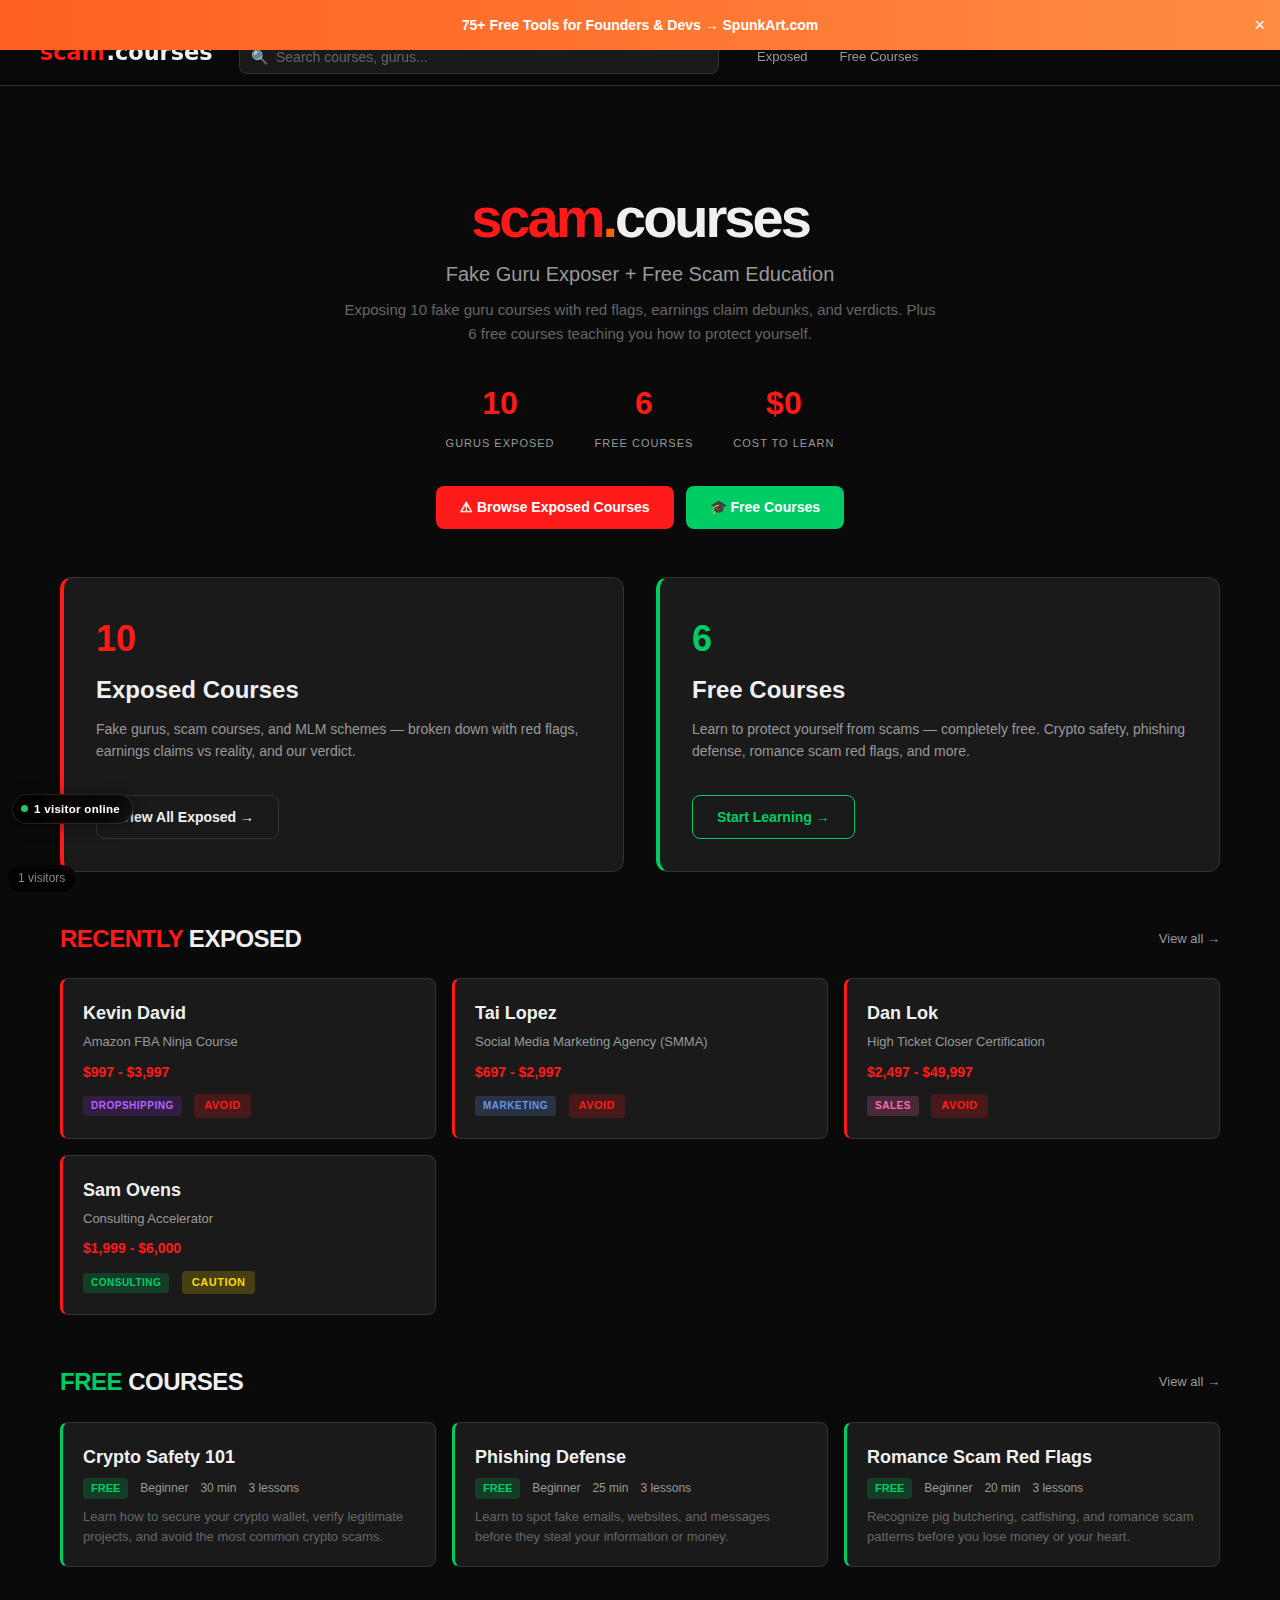
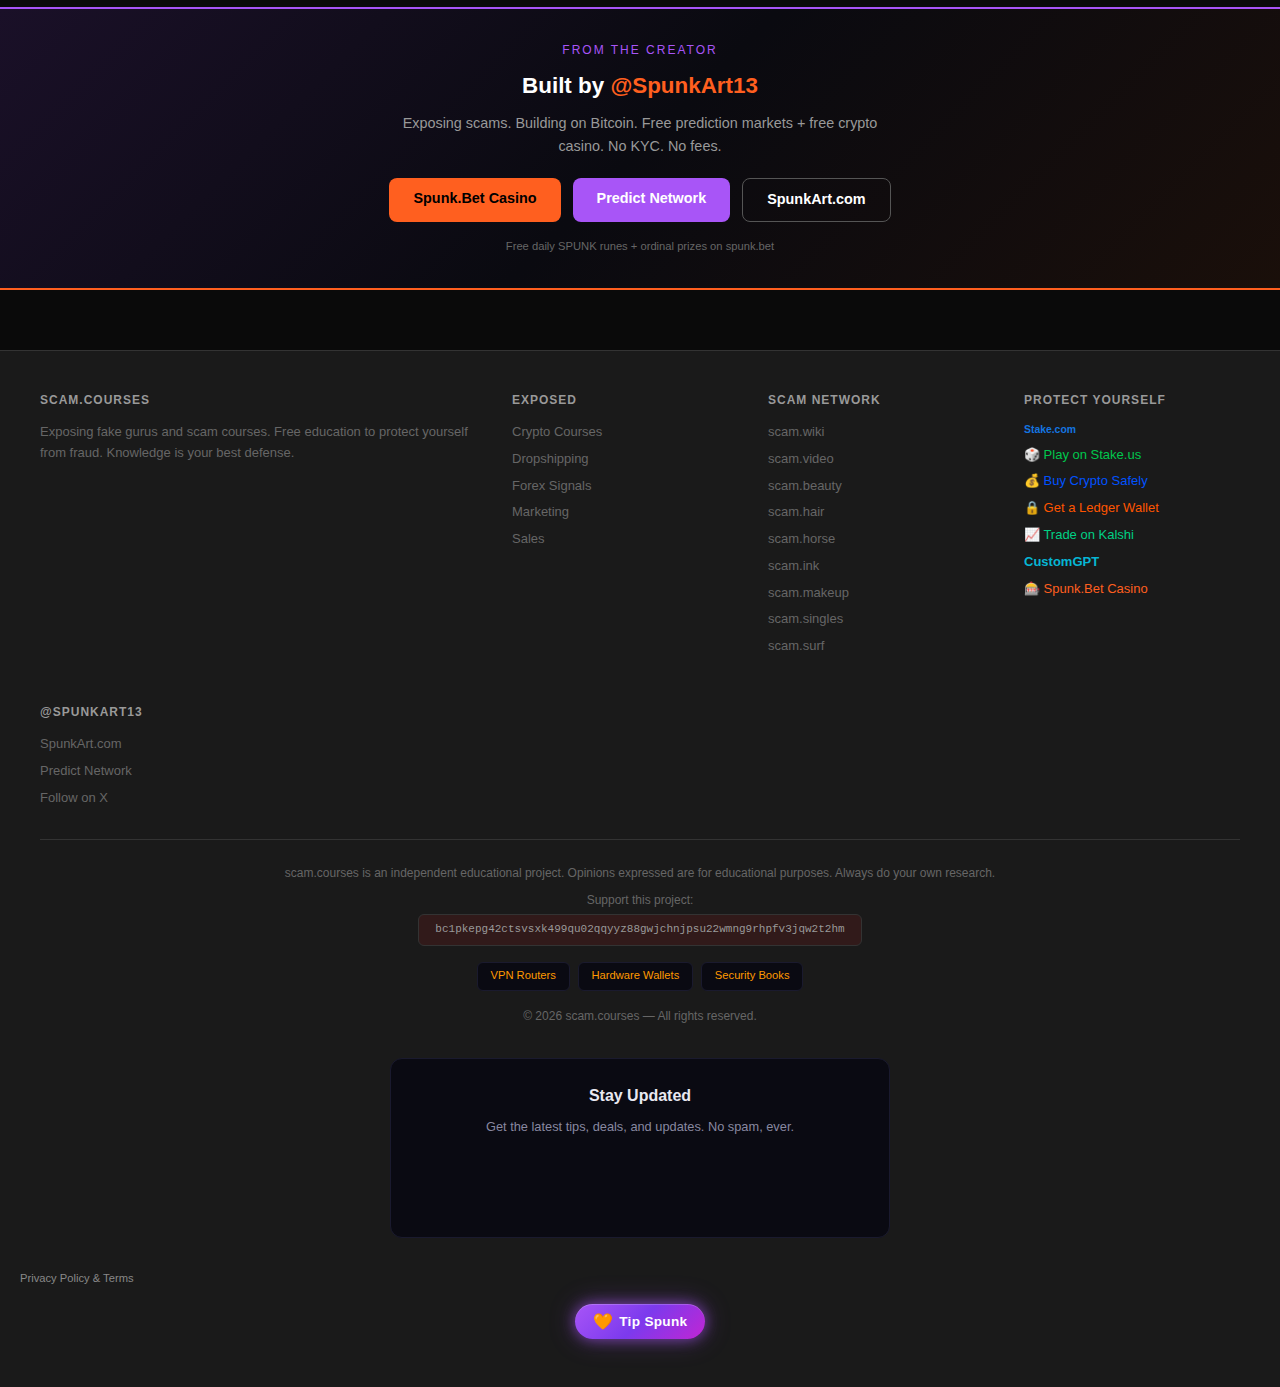
<file: index.html>
<!DOCTYPE html>
<html lang="en">
<head>
<script async src="https://pagead2.googlesyndication.com/pagead/js/adsbygoogle.js?client=ca-pub-6264503059486804" crossorigin="anonymous"></script>
<meta name="google-site-verification" content="L6gcsibTpo7niefadK8pVUYXxlx-9jLYVHdTkuFtO-o" />
  <meta http-equiv="Content-Security-Policy" content="default-src 'self' https:; script-src 'self' 'unsafe-inline' https://www.googletagmanager.com https://www.google-analytics.com https://embeds.beehiiv.com https://predict-network-ec767-default-rtdb.firebaseio.com https://www.gstatic.com https://apis.google.com; style-src 'self' 'unsafe-inline' https://fonts.googleapis.com; font-src 'self' https://fonts.gstatic.com; img-src 'self' https: data:; frame-src https://embeds.beehiiv.com https://www.youtube.com https://youtube.com; connect-src 'self' https://www.google-analytics.com https://predict-network-ec767-default-rtdb.firebaseio.com https://api.coingecko.com https://*.google-analytics.com;">
  <meta name="referrer" content="strict-origin-when-cross-origin">
  <meta http-equiv="X-Content-Type-Options" content="nosniff">
  <meta charset="UTF-8">
  <meta name="viewport" content="width=device-width, initial-scale=1.0">
  <title>scam.courses — Fake Guru Exposer + Free Scam Education</title>
  <meta name="description" content="Exposing fake gurus and scam courses. Plus free educational courses to protect yourself from fraud. Learn to spot scams before they cost you.">
  <meta name="keywords" content="fake guru, scam course, fake guru exposed, crypto course scam, forex scam, free scam education">
  <meta property="og:title" content="scam.courses — Fake Guru Exposer + Free Education">
  <meta property="og:description" content="Exposing fake gurus. Free courses to protect yourself from scams.">
  <meta property="og:type" content="website">
  <meta property="og:url" content="https://scam.courses">
  <meta property="og:image" content="https://scam.courses/og-image.svg">
  <meta name="twitter:card" content="summary_large_image">
  <meta name="twitter:site" content="@SpunkArt13">
  <meta name="twitter:title" content="scam.courses">
  <meta name="twitter:description" content="Exposing fake gurus and scam courses. Free education to protect yourself from fraud.">
  <meta name="twitter:image" content="https://scam.courses/og-image.svg">
  <link rel="icon" href="data:image/svg+xml,<svg xmlns=%22http://www.w3.org/2000/svg%22 viewBox=%220 0 100 100%22><text y=%22.9em%22 font-size=%2290%22>⚡</text></svg>">
  <link rel="canonical" href="https://scam.courses">
  <link rel="stylesheet" href="css/style.css">
  <meta name="robots" content="index, follow, max-image-preview:large">
  <meta name="ai-content-declaration" content="human-created">
  <script type="application/ld+json">
{
  "@context": "https://schema.org",
  "@type": "WebSite",
  "name": "scam.courses \u2014 Online Courses & Education Scam Database",
  "url": "https://scam.courses",
  "description": "Community-powered database of online courses & education scams. Search, vote, report, and protect yourself. Exposing fraud in the online courses & education industry.",
  "keywords": "online courses & education scams, scam database, fraud alert, scam warning, scam.courses",
  "inLanguage": "en",
  "isAccessibleForFree": true,
  "creator": {
    "@type": "Organization",
    "name": "SpunkArt13",
    "url": "https://spunk.codes",
    "sameAs": [
      "https://x.com/SpunkArt13"
    ]
  }
}
  </script>
  <script async src="https://www.googletagmanager.com/gtag/js?id=G-GVNL11PEGP"></script>
  <script>window.dataLayer=window.dataLayer||[];function gtag(){dataLayer.push(arguments);}gtag('js',new Date());gtag('config','G-GVNL11PEGP');</script>
<script>(function(c,l,a,r,i,t,y){c[a]=c[a]||function(){(c[a].q=c[a].q||[]).push(arguments)};t=l.createElement(r);t.async=1;t.src="https://www.clarity.ms/tag/"+i;y=l.getElementsByTagName(r)[0];y.parentNode.insertBefore(t,y)})(window,document,"clarity","script","pn0x1z2y3w");</script>

<style id="tip-spunk-css">
.tip-spunk-btn{display:inline-flex;align-items:center;gap:0.4rem;padding:0.5rem 1.1rem;border:none;border-radius:999px;font-weight:800;font-size:0.85rem;cursor:pointer;color:#fff;background:linear-gradient(135deg,#a855f7,#7c3aed,#c026d3);box-shadow:0 0 14px rgba(168,85,247,0.6),0 0 28px rgba(168,85,247,0.3),inset 0 1px 0 rgba(255,255,255,0.2);transition:all 0.2s;text-decoration:none;animation:tipGlow 2s ease-in-out infinite;letter-spacing:0.3px;white-space:nowrap;}
@keyframes tipGlow{0%,100%{box-shadow:0 0 14px rgba(168,85,247,0.6),0 0 28px rgba(168,85,247,0.3);}50%{box-shadow:0 0 22px rgba(192,38,211,0.85),0 0 44px rgba(168,85,247,0.5),0 0 60px rgba(124,58,237,0.3);}}
.tip-spunk-btn:hover{box-shadow:0 0 28px rgba(192,38,211,0.9),0 0 56px rgba(168,85,247,0.5);transform:scale(1.07);}
.tip-spunk-btn .tip-icon{font-size:1rem;animation:tipPulse 1.5s ease-in-out infinite;}
@keyframes tipPulse{0%,100%{transform:scale(1);}50%{transform:scale(1.35);}}
.tip-modal-overlay{display:none;position:fixed;inset:0;z-index:99999;background:rgba(0,0,0,0.78);backdrop-filter:blur(6px);justify-content:center;align-items:center;}
.tip-modal-overlay.active{display:flex;}
.tip-modal{background:#12121a;border:2px solid #7c3aed;border-radius:1.25rem;padding:2rem;max-width:400px;width:90%;text-align:center;box-shadow:0 0 60px rgba(168,85,247,0.35);}
.tip-modal-h{margin:0 0 0.5rem;font-size:1.4rem;font-weight:800;}
.tip-title-txt{background:linear-gradient(135deg,#a855f7,#c084fc,#e879f9);-webkit-background-clip:text;-webkit-text-fill-color:transparent;background-clip:text;}
.tip-modal-p{color:#a0a0b8;margin:0.5rem 0 1.25rem;font-size:0.88rem;line-height:1.6;}
.tip-addr-box{background:#0a0a0f;border:1px solid #7c3aed;border-radius:0.5rem;padding:0.75rem;font-family:monospace;font-size:0.7rem;word-break:break-all;color:#c084fc;cursor:pointer;margin-bottom:0.75rem;transition:all 0.2s;}
.tip-addr-box:hover{background:#1a0a2e;border-color:#a855f7;}
.tip-note{font-size:0.72rem;color:#6b6b80;margin-bottom:1.1rem;}
.tip-close-btn{width:100%;padding:0.6rem;background:#1a1a2e;border:1px solid #2a2a3e;color:#f0f0f0;border-radius:10px;font-size:0.88rem;font-weight:600;cursor:pointer;font-family:inherit;transition:all 0.2s;}
.tip-close-btn:hover{border-color:#7c3aed;color:#c084fc;}
.tip-tabs{display:flex;gap:.5rem;justify-content:center;margin-bottom:.75rem;}.tip-tab{padding:.3rem 1rem;border-radius:999px;border:1px solid #7c3aed;background:transparent;color:#c084fc;font-size:.82rem;font-weight:700;cursor:pointer;font-family:inherit;transition:all .2s;}.tip-tab.active{background:#7c3aed;color:#fff;border-color:#a855f7;}
@media(max-width:600px){.tip-spunk-btn{padding:0.35rem 0.75rem;font-size:0.78rem;}.tip-modal{padding:1.5rem;}}
</style>
<style id="vtr-css">
.vtr-badge{position:fixed;bottom:76px;left:12px;z-index:9997;display:flex;align-items:center;gap:6px;background:rgba(0,0,0,0.72);backdrop-filter:blur(10px);-webkit-backdrop-filter:blur(10px);border:1px solid rgba(255,255,255,0.12);border-radius:999px;padding:5px 12px 5px 8px;font-size:0.72rem;font-weight:700;color:#fff;font-family:-apple-system,BlinkMacSystemFont,'Segoe UI',sans-serif;pointer-events:none;transition:opacity 0.4s;letter-spacing:0.3px;box-shadow:0 2px 16px rgba(0,0,0,0.4);}
.vtr-dot{width:7px;height:7px;border-radius:50%;background:#22c55e;flex-shrink:0;animation:vtrPulse 2s ease-in-out infinite;}
@keyframes vtrPulse{0%,100%{box-shadow:0 0 0 0 rgba(34,197,94,0.5);}60%{box-shadow:0 0 0 5px rgba(34,197,94,0);}}
@media(max-width:768px){.vtr-badge{bottom:64px;left:8px;font-size:0.68rem;padding:4px 10px 4px 7px;}}
@media(max-width:400px){.vtr-badge{bottom:60px;}}
</style>
</head>
<body>
<div id="sa-promo-bar" style="background:linear-gradient(90deg,#ff5f1f,#ff8c42);padding:12px 20px;text-align:center;font-family:-apple-system,BlinkMacSystemFont,sans-serif;position:relative;z-index:9999">
  <a href="https://spunk.codes" target="_blank" rel="noopener" style="color:#fff;text-decoration:none;font-size:14px;font-weight:600">75+ Free Tools for Founders & Devs → SpunkArt.com</a>
  <span onclick="this.parentElement.style.display='none'" style="position:absolute;right:15px;top:50%;transform:translateY(-50%);color:#fff;cursor:pointer;font-size:18px">&times;</span>
</div>
  <!-- Network Bar -->
  <div class="network-bar">
    <div class="network-bar-inner">
      <span class="network-label">scam.*</span>
<a href="https://scam.wiki" target="_blank">scam.wiki</a>
      <a href="https://scam.video" target="_blank">scam.video</a>
      <a href="https://scam.courses" class="active">scam.courses</a>
    </div>
  </div>

  <!-- Header -->
  <header class="site-header">
    <div class="header-inner">
      <a href="/"><img src="assets/logo.svg" alt="scam.courses" class="logo"></a>
      <div class="header-search">
        <span class="search-icon">&#128269;</span>
        <input type="text" id="header-search-input" placeholder="Search courses, gurus..." autocomplete="off">
        <div class="search-results" id="header-search-results"></div>
      </div>
      <nav class="header-nav">
        <a href="#/exposed">Exposed</a>
        <a href="#/learn">Free Courses</a>
      </nav>
      <button class="mobile-menu-btn" id="mobile-menu">&#9776;</button>
    </div>
  </header>

  <!-- App -->
  <div id="app">
    <div class="main-content">
      <div class="loading">Browse content below</div>
    </div>
  </div>

  <!-- Creator Promo Banner -->
  <div style="background:linear-gradient(135deg,#1a1028 0%,#0a0a10 50%,#1a0f0a 100%);border-top:2px solid #a855f7;border-bottom:2px solid #ff5f1f;padding:2rem 1.5rem;text-align:center;">
    <p style="color:#a855f7;font-size:0.75rem;text-transform:uppercase;letter-spacing:2px;margin:0 0 0.5rem;">From the Creator</p>
    <h3 style="color:#fff;font-size:1.4rem;margin:0 0 0.5rem;">Built by <a href="https://x.com/SpunkArt13" target="_blank" style="color:#ff5f1f;text-decoration:none;">@SpunkArt13</a></h3>
    <p style="color:#999;font-size:0.9rem;margin:0 0 1.2rem;max-width:500px;display:inline-block;">Exposing scams. Building on Bitcoin. Free prediction markets + free crypto casino. No KYC. No fees.</p>
    <div style="display:flex;gap:0.75rem;justify-content:center;flex-wrap:wrap;">
      <a href="https://spunk.bet" target="_blank" style="background:#ff5f1f;color:#000;padding:0.6rem 1.5rem;border-radius:8px;font-weight:700;font-size:0.9rem;text-decoration:none;">Spunk.Bet Casino</a>
      <a href="https://predict.pics" target="_blank" style="background:#a855f7;color:#fff;padding:0.6rem 1.5rem;border-radius:8px;font-weight:700;font-size:0.9rem;text-decoration:none;">Predict Network</a>
      <a href="https://spunk.codes" target="_blank" style="background:transparent;color:#fff;padding:0.6rem 1.5rem;border-radius:8px;font-weight:700;font-size:0.9rem;text-decoration:none;border:1px solid #555;">SpunkArt.com</a>
    </div>
    <p style="color:#666;font-size:0.7rem;margin:1rem 0 0;">Free daily SPUNK runes + ordinal prizes on spunk.bet</p>
  </div>

  <!-- Footer -->
  <footer class="site-footer">
    <div class="footer-inner">
      <div class="footer-section">
        <h4>scam.courses</h4>
        <p>Exposing fake gurus and scam courses. Free education to protect yourself from fraud. Knowledge is your best defense.</p>
      </div>
      <div class="footer-section">
        <h4>Exposed</h4>
        <a href="#/exposed?category=crypto">Crypto Courses</a>
        <a href="#/exposed?category=dropshipping">Dropshipping</a>
        <a href="#/exposed?category=forex">Forex Signals</a>
        <a href="#/exposed?category=marketing">Marketing</a>
        <a href="#/exposed?category=sales">Sales</a>
      </div>
      <div class="footer-section">
        <h4>Scam Network</h4>
        <a href="https://scam.wiki" target="_blank" rel="noopener noreferrer">scam.wiki</a>
        <a href="https://scam.video" target="_blank" rel="noopener noreferrer">scam.video</a>
        <a href="https://scam.beauty" target="_blank" rel="noopener noreferrer">scam.beauty</a>
        <a href="https://scam.hair" target="_blank" rel="noopener noreferrer">scam.hair</a>
        <a href="https://scam.horse" target="_blank" rel="noopener noreferrer">scam.horse</a>
        <a href="https://scam.ink" target="_blank" rel="noopener noreferrer">scam.ink</a>
        <a href="https://scam.makeup" target="_blank" rel="noopener noreferrer">scam.makeup</a>
        <a href="https://scam.singles" target="_blank" rel="noopener noreferrer">scam.singles</a>
        <a href="https://scam.surf" target="_blank" rel="noopener noreferrer">scam.surf</a>
      </div>
      <div class="footer-section">
        <h4>Protect Yourself</h4>
    <a href="https://stake.com/?c=MyXSehCn" target="_blank" rel="noopener sponsored" style="color:#1475e1;font-size:0.65rem;font-weight:700;text-decoration:none;">Stake.com</a>
        <a href="https://stake.us/?c=L2a8nG6c" target="_blank" rel="noopener sponsored" style="color:#00c74d;">&#127922; Play on Stake.us</a>
        <a href="https://coinbase.com/join/YAGES3X?src=referral-link" target="_blank" rel="noopener sponsored" style="color:#0052ff;">&#128176; Buy Crypto Safely</a>
        <a href="https://shop.ledger.com/?r=0553c9ea1441" target="_blank" rel="noopener sponsored" style="color:#ff5500;">&#128274; Get a Ledger Wallet</a>
        <a href="https://kalshi.com/sign-up/?referral=6b723b42-d0c9-4421-9b4e-5af4b4c6c42c" target="_blank" rel="noopener sponsored" style="color:#00d084;">&#128200; Trade on Kalshi</a>
    <a href="https://customgpt.ai/?fpr=spunk" target="_blank" rel="noopener sponsored" style="color:#06b6d4;font-weight:600;">CustomGPT</a>
        <a href="https://spunk.bet" target="_blank" rel="noopener" style="color:#ff5f1f;">&#127920; Spunk.Bet Casino</a>
      </div>
      <div class="footer-section">
        <h4>@SpunkArt13</h4>
        <a href="https://spunk.codes" target="_blank">SpunkArt.com</a>
        <a href="https://predict.pics" target="_blank">Predict Network</a>
        <a href="https://x.com/SpunkArt13" target="_blank">Follow on X</a>
      </div>
    </div>
    <div class="footer-bottom">
      <p>scam.courses is an independent educational project. Opinions expressed are for educational purposes. Always do your own research.</p>
      <p style="margin-top:8px">Support this project:</p>
      <div class="donation-address" onclick="navigator.clipboard.writeText('bc1pkepg42ctsvsxk499qu02qqyyz88gwjchnjpsu22wmng9rhpfv3jqw2t2hm');this.textContent='&#10003; Copied!';" title="Click to copy BTC address">
        bc1pkepg42ctsvsxk499qu02qqyyz88gwjchnjpsu22wmng9rhpfv3jqw2t2hm
      </div>
      <div style="display:flex;flex-wrap:wrap;justify-content:center;gap:0.5rem;margin:1rem 0;">
        <a href="https://www.amazon.com/s?k=vpn+router&tag=spunk01-20" target="_blank" rel="noopener sponsored" style="font-size:0.7rem;padding:0.3rem 0.8rem;background:#0a0a12;border:1px solid #1a1a2e;border-radius:6px;color:#ff9900;text-decoration:none;">VPN Routers</a>
        <a href="https://www.amazon.com/s?k=hardware+wallet+crypto&tag=spunk01-20" target="_blank" rel="noopener sponsored" style="font-size:0.7rem;padding:0.3rem 0.8rem;background:#0a0a12;border:1px solid #1a1a2e;border-radius:6px;color:#ff9900;text-decoration:none;">Hardware Wallets</a>
        <a href="https://www.amazon.com/s?k=cybersecurity+books&tag=spunk01-20" target="_blank" rel="noopener sponsored" style="font-size:0.7rem;padding:0.3rem 0.8rem;background:#0a0a12;border:1px solid #1a1a2e;border-radius:6px;color:#ff9900;text-decoration:none;">Security Books</a>
      </div>
      <p style="margin-top:16px">&copy; 2026 scam.courses &mdash; All rights reserved.</p>
    </div>
  <!-- Beehiiv Newsletter -->
<div style="max-width:500px;margin:2rem auto;padding:1.5rem;background:#0a0a12;border:1px solid #1a1a2e;border-radius:12px;text-align:center;">
  <h3 style="margin:0 0 0.5rem;font-size:1rem;color:#e8e8f0;">Stay Updated</h3>
  <p style="margin:0 0 1rem;font-size:0.8rem;color:#8888a0;">Get the latest tips, deals, and updates. No spam, ever.</p>
  <iframe loading="lazy" sandbox="allow-scripts allow-forms allow-same-origin" src="https://embeds.beehiiv.com/6831d05b-f121-4e0d-951b-16f88ddd9ec3?slim=true" data-test-id="beehiiv-embed" height="52" frameborder="0" scrolling="no" style="margin:0;border-radius:8px;background-color:transparent;width:100%;max-width:400px;"></iframe>
</div>
  <div style="margin-top:1rem;font-size:0.7rem;"><a href="/privacy.html" style="color:#888;">Privacy Policy & Terms</a></div>

<div style="text-align:center;padding:16px 0 8px;"><button class="tip-spunk-btn" onclick="openTipModal()" aria-label="Tip Spunk"><span class="tip-icon">🧡</span> Tip Spunk</button></div>
</footer>

  <!-- Scripts -->
  <script src="js/votes.js"></script>
  <script src="js/search.js"></script>
  <script src="js/home.js"></script>
  <script src="js/exposed.js"></script>
  <script src="js/browse.js"></script>
  <script src="js/learn.js"></script>
  <script src="js/app.js"></script>
<div id="global-visit-counter" style="position:fixed;bottom:8px;left:8px;background:rgba(0,0,0,0.7);color:#888;padding:4px 10px;border-radius:12px;font-size:12px;font-family:sans-serif;z-index:99;backdrop-filter:blur(4px);">
<span id="gvc-count">...</span> visitors
</div>
<script>
(function(){var d=location.hostname.replace(/\./g,'_')||'local';var k='visited_'+d;var fb='https://predict-network-ec767-default-rtdb.firebaseio.com/visitors/'+d;
if(!localStorage.getItem(k)){localStorage.setItem(k,'1');fetch(fb+'/count.json').then(function(r){return r.json()}).then(function(n){var c=(n||0)+1;fetch(fb+'/count.json',{method:'PUT',body:JSON.stringify(c)});document.getElementById('gvc-count').textContent=c.toLocaleString()}).catch(function(){document.getElementById('gvc-count').textContent='1'})}
else{fetch(fb+'/count.json').then(function(r){return r.json()}).then(function(n){document.getElementById('gvc-count').textContent=(n||0).toLocaleString()}).catch(function(){})}})();
</script>

<!-- Tip Spunk Modal -->
<div class="tip-modal-overlay" id="tip-spunk-modal" onclick="if(event.target===this)closeTipModal()">
  <div class="tip-modal">
    <h3 class="tip-modal-h">🧡 <span class="tip-title-txt">Tip Spunk</span></h3>
    <p class="tip-modal-p">Built by one person with AI. Every tip keeps these sites free forever. If you love it — send a little love back. Much love 🧡</p>
    <div class="tip-tabs">
      <button class="tip-tab active" onclick="selectTipCoin('BTC',this)">₿ BTC</button>
      <button class="tip-tab" onclick="selectTipCoin('USDC',this)">💵 USDC</button>
    </div>
    <div class="tip-addr-box" id="tip-addr-display" onclick="copyTipAddr()">bc1pkepg42ctsvsxk499qu02qqyyz88gwjchnjpsu22wmng9rhpfv3jqw2t2hm</div>
    <p class="tip-note" id="tip-note">Click address to copy &bull; Bitcoin (BTC)</p>
    <button class="tip-close-btn" onclick="closeTipModal()">Close</button>
  </div>
</div>
<script>
(function(){
  if(window._tipSpunkInit) return; window._tipSpunkInit=true;
  var ADDRS={BTC:'bc1pkepg42ctsvsxk499qu02qqyyz88gwjchnjpsu22wmng9rhpfv3jqw2t2hm',USDC:'0xD2aC89253b5F20f5b03b5B591297Fa4FCC37d41c'};
  var tipCoin='BTC';
  window.selectTipCoin=function(coin,btn){
    tipCoin=coin;
    document.querySelectorAll('.tip-tab').forEach(function(t){t.classList.remove('active');});
    btn.classList.add('active');
    var el=document.getElementById('tip-addr-display');
    if(el)el.textContent=ADDRS[coin];
    var note=document.getElementById('tip-note');
    if(note)note.textContent='Click address to copy • '+(coin==='BTC'?'Bitcoin (BTC)':'USDC (Ethereum)');
  };
  window.openTipModal=function(){var m=document.getElementById('tip-spunk-modal');if(m)m.classList.add('active');};
  window.closeTipModal=function(){var m=document.getElementById('tip-spunk-modal');if(m)m.classList.remove('active');};
  window.copyTipAddr=function(){
    navigator.clipboard.writeText(ADDRS[tipCoin]).then(function(){
      var el=document.getElementById('tip-addr-display');
      if(!el)return; var orig=el.textContent;
      el.textContent='✓ Copied!';
      setTimeout(function(){el.textContent=ADDRS[tipCoin];},2000);
    }).catch(function(){});
  };
  document.addEventListener('keydown',function(e){if(e.key==='Escape')window.closeTipModal();});
})();
</script>

<div class="vtr-badge" id="vtr-badge"><span class="vtr-dot"></span><span id="vtr-count">...</span></div>
<script id="vtr-js">
(function(){
  if(window._vtrInit)return;window._vtrInit=true;
  var DB='https://predict-network-ec767-default-rtdb.firebaseio.com';
  var site=(location.hostname||'local').replace(/\./g,'_').replace(/[#$\[\]]/g,'_');
  var sid='s'+Math.random().toString(36).slice(2)+Date.now().toString(36);
  var sRef=DB+'/vtr/'+site+'/s/'+sid+'.json';
  var allRef=DB+'/vtr/'+site+'/s.json';
  var now=Date.now;

  function ping(){fetch(sRef,{method:'PUT',body:JSON.stringify({t:now()}),headers:{'Content-Type':'application/json'}}).catch(function(){});}

  function refresh(){
    fetch(allRef).then(function(r){return r.json();}).then(function(d){
      var n=1;
      if(d&&typeof d==='object'){
        var vals=Object.values(d);
        n=Math.max(1,vals.filter(function(v){return v&&v.t&&(now()-v.t)<25000;}).length);
        // prune stale sessions
        Object.entries(d).forEach(function(e){if(e[1]&&e[1].t&&(now()-e[1].t)>60000)fetch(DB+'/vtr/'+site+'/s/'+e[0]+'.json',{method:'DELETE'}).catch(function(){});});
      }
      var el=document.getElementById('vtr-count');
      if(el)el.textContent=n+(n===1?' visitor':' visitors')+' online';
    }).catch(function(){var el=document.getElementById('vtr-count');if(el)el.textContent='1 visitor online';});
  }

  // daily hit count
  var day=new Date().toISOString().slice(0,10);
  var hRef=DB+'/vtr/'+site+'/hits/'+day+'.json';
  fetch(hRef).then(function(r){return r.json();}).then(function(n){fetch(hRef,{method:'PUT',body:JSON.stringify((n||0)+1),headers:{'Content-Type':'application/json'}}).catch(function(){});}).catch(function(){});

  window.addEventListener('pagehide',function(){fetch(sRef,{method:'DELETE',keepalive:true}).catch(function(){});});

  ping();refresh();
  setInterval(function(){ping();refresh();},10000);
})();
</script>
<script src="https://spunk.codes/spunk-ads.js" defer></script>
<script src="https://spunk.codes/spunk-vote.js" defer></script>
<script src="https://spunk.codes/spunk-funnel.js" defer></script>
<script src="https://spunk.codes/network-banner.js" defer></script>
<script src="https://spunkart.com/tip-widget.js" defer></script>
<script src="https://spunk.codes/spunk-network-ads.js" defer></script>
<script src="https://spunk.codes/spunk-engage.js" defer></script>
</body>
</html>
</file>
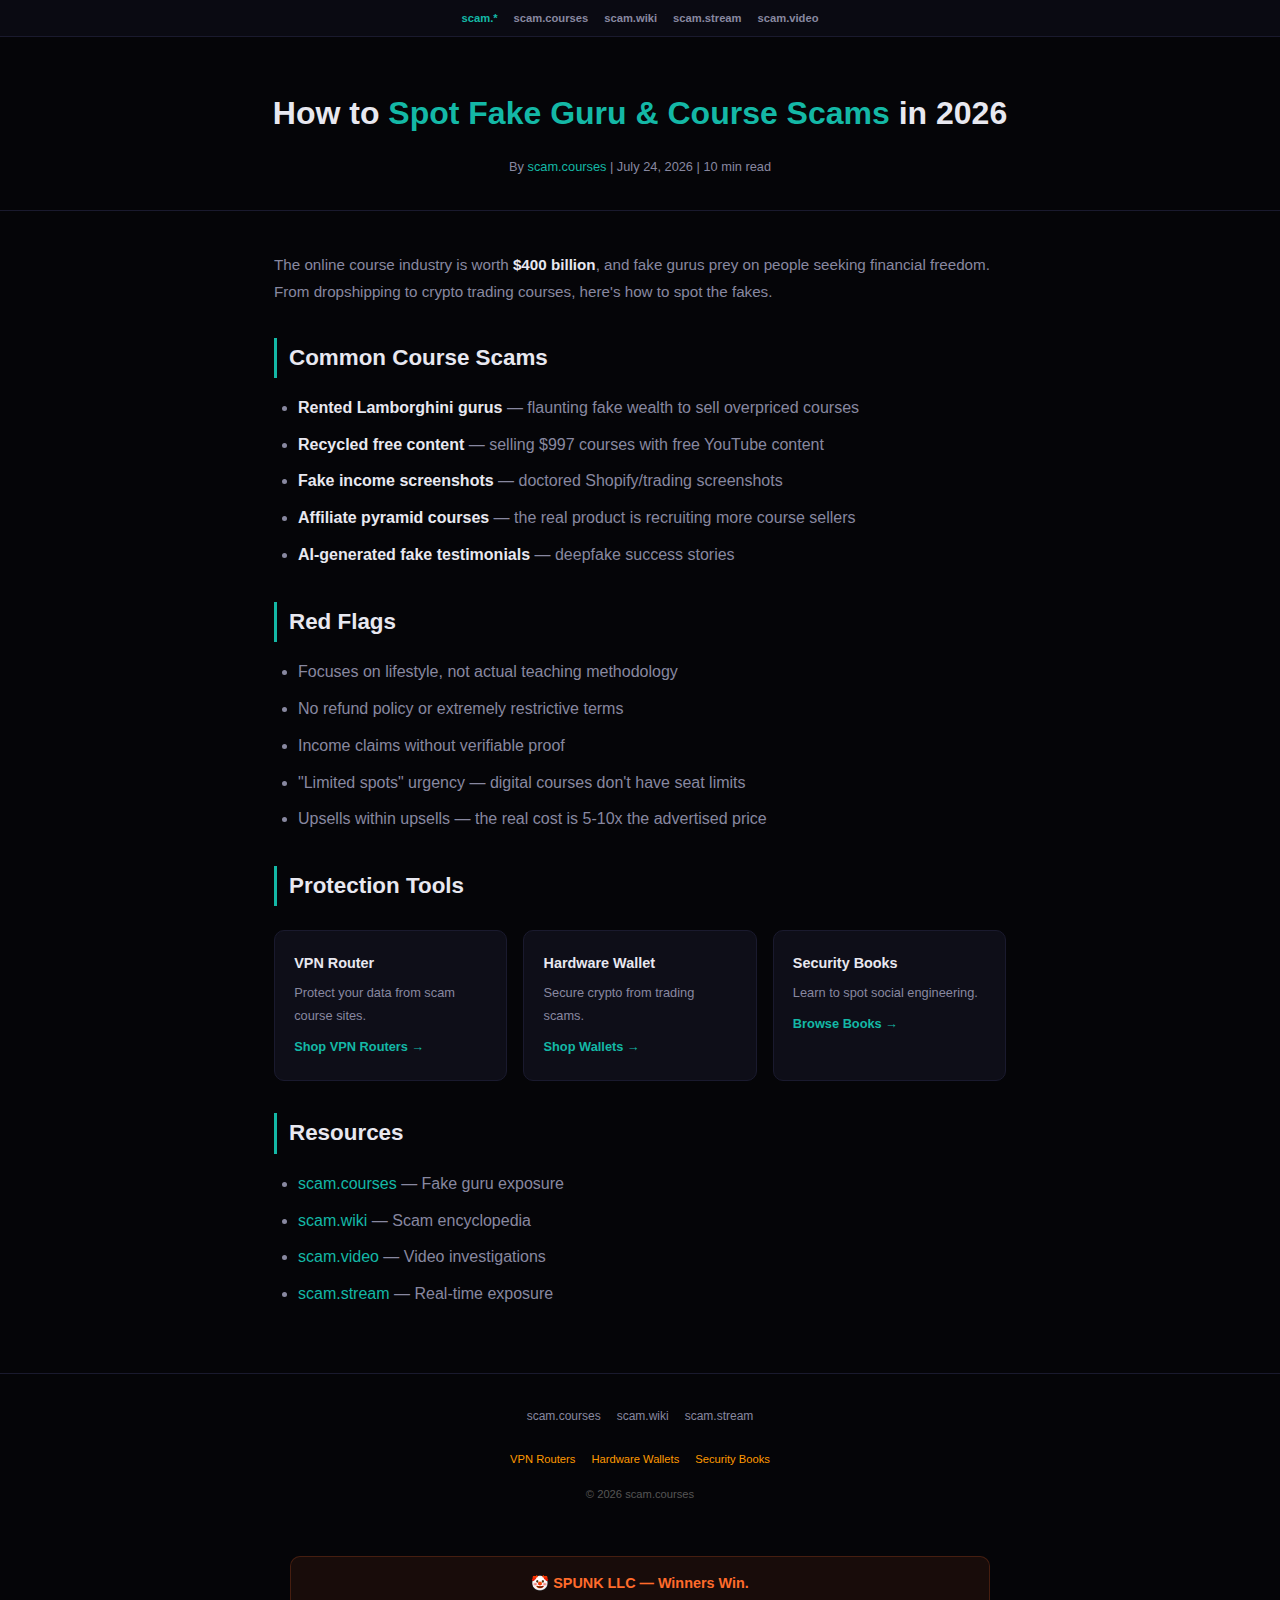
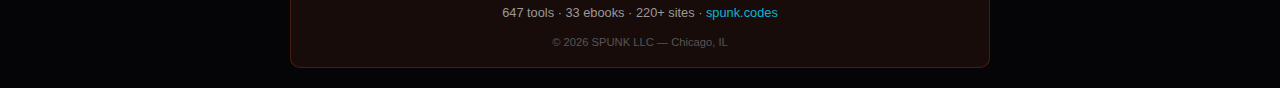
<file: blog-guide-2026.html>
<!DOCTYPE html><html lang="en"><head>
<link rel="icon" href="data:image/svg+xml,<svg xmlns=%22http://www.w3.org/2000/svg%22 viewBox=%220 0 100 100%22><text y=%22.9em%22 font-size=%2290%22>⚡</text></svg>">
<script async src="https://pagead2.googlesyndication.com/pagead/js/adsbygoogle.js?client=ca-pub-6264503059486804" crossorigin="anonymous"></script>
<meta name="google-site-verification" content="L6gcsibTpo7niefadK8pVUYXxlx-9jLYVHdTkuFtO-o" /><meta charset="UTF-8"><meta name="viewport" content="width=device-width, initial-scale=1.0"><title>How to Spot Fake Guru & Course Scams in 2026 | scam.courses</title><meta name="description" content="Guide to spotting fake guru courses, online education scams, and get-rich-quick course fraud in 2026."><meta property="og:title" content="How to Spot Fake Guru Course Scams in 2026"><meta property="og:type" content="article"><meta property="og:url" content="https://scam.courses/blog-guide-2026.html"><meta name="twitter:card" content="summary_large_image"><meta name="twitter:site" content="@SpunkArt13"><meta name="robots" content="index, follow"><link rel="canonical" href="https://scam.courses/blog-guide-2026.html"><script type="application/ld+json">{"@context":"https://schema.org","@type":"BlogPosting","headline":"How to Spot Fake Guru & Course Scams in 2026","url":"https://scam.courses/blog-guide-2026.html","datePublished":"2026-02-21","dateModified":"2026-02-21","author":{"@type":"Organization","name":"scam.courses","url":"https://scam.courses"},"publisher":{"@type":"Organization","name":"scam.courses"},"inLanguage":"en","isAccessibleForFree":true}</script><script async src="https://www.googletagmanager.com/gtag/js?id=G-GVNL11PEGP"></script><script>window.dataLayer=window.dataLayer||[];function gtag(){dataLayer.push(arguments);}gtag('js',new Date());gtag('config','G-GVNL11PEGP');</script><style>*{margin:0;padding:0;box-sizing:border-box;}:root{--bg:#050508;--surface:#0a0a12;--card:#0e0e18;--border:#1a1a2e;--text:#e8e8f0;--dim:#8888a0;--accent:#14b8a6;}body{background:var(--bg);color:var(--text);font-family:'Inter',-apple-system,sans-serif;line-height:1.8;}a{color:var(--accent);text-decoration:none;}.network-bar{background:var(--surface);border-bottom:1px solid var(--border);padding:0.5rem 1rem;display:flex;justify-content:center;gap:1rem;flex-wrap:wrap;font-size:0.7rem;}.network-bar a{color:var(--dim);font-weight:600;}.blog-header{text-align:center;padding:3rem 1.5rem 2rem;border-bottom:1px solid var(--border);}.blog-header h1{font-size:2rem;font-weight:900;max-width:800px;margin:0 auto 0.75rem;}.blog-header h1 .hl{color:var(--accent);}.blog-header .meta{font-size:0.8rem;color:var(--dim);}.blog-content{max-width:780px;margin:0 auto;padding:2.5rem 1.5rem;}.blog-content h2{font-size:1.4rem;font-weight:800;margin:2rem 0 1rem;border-left:3px solid var(--accent);padding-left:0.75rem;}.blog-content p{margin-bottom:1.2rem;color:var(--dim);font-size:0.95rem;}.blog-content ul{margin:0 0 1.5rem 1.5rem;color:var(--dim);}.blog-content li{margin-bottom:0.5rem;}.blog-content strong{color:var(--text);}.tool-grid{display:grid;grid-template-columns:repeat(auto-fit,minmax(220px,1fr));gap:1rem;margin:1.5rem 0;}.tool-card{background:var(--card);border:1px solid var(--border);border-radius:10px;padding:1.2rem;}.tool-card h4{font-size:0.9rem;margin-bottom:0.3rem;}.tool-card p{font-size:0.8rem;color:var(--dim);margin:0;}.tool-card a{display:inline-block;margin-top:0.5rem;font-size:0.8rem;font-weight:700;}.blog-footer{border-top:1px solid var(--border);padding:2rem 1.5rem;text-align:center;}.blog-footer .network{display:flex;justify-content:center;gap:1rem;flex-wrap:wrap;margin-bottom:1rem;}.blog-footer .network a{font-size:0.75rem;color:var(--dim);}.blog-footer .copy{font-size:0.7rem;color:#555;}@media(max-width:600px){.blog-header h1{font-size:1.4rem;}.tool-grid{grid-template-columns:1fr;}}</style></head><body>
<div class="network-bar"><span style="color:var(--accent);font-weight:800;">scam.*</span><a href="https://scam.courses">scam.courses</a><a href="https://scam.wiki">scam.wiki</a><a href="https://scam.stream">scam.stream</a><a href="https://scam.video">scam.video</a></div>
<header class="blog-header"><h1>How to <span class="hl">Spot Fake Guru & Course Scams</span> in 2026</h1><div class="meta">By <a href="https://scam.courses">scam.courses</a> | <span id="pub-date">February 21, 2026</span> | 10 min read</div></header>
<article class="blog-content">
<p>The online course industry is worth <strong>$400 billion</strong>, and fake gurus prey on people seeking financial freedom. From dropshipping to crypto trading courses, here's how to spot the fakes.</p>
<h2>Common Course Scams</h2><ul><li><strong>Rented Lamborghini gurus</strong> — flaunting fake wealth to sell overpriced courses</li><li><strong>Recycled free content</strong> — selling $997 courses with free YouTube content</li><li><strong>Fake income screenshots</strong> — doctored Shopify/trading screenshots</li><li><strong>Affiliate pyramid courses</strong> — the real product is recruiting more course sellers</li><li><strong>AI-generated fake testimonials</strong> — deepfake success stories</li></ul>
<h2>Red Flags</h2><ul><li>Focuses on lifestyle, not actual teaching methodology</li><li>No refund policy or extremely restrictive terms</li><li>Income claims without verifiable proof</li><li>"Limited spots" urgency — digital courses don't have seat limits</li><li>Upsells within upsells — the real cost is 5-10x the advertised price</li></ul>
<h2>Protection Tools</h2>
<div class="tool-grid"><div class="tool-card"><h4>VPN Router</h4><p>Protect your data from scam course sites.</p><a href="https://www.amazon.com/s?k=vpn+router&tag=spunk01-20" target="_blank" rel="noopener sponsored">Shop VPN Routers &rarr;</a></div><div class="tool-card"><h4>Hardware Wallet</h4><p>Secure crypto from trading scams.</p><a href="https://www.amazon.com/s?k=hardware+wallet+crypto&tag=spunk01-20" target="_blank" rel="noopener sponsored">Shop Wallets &rarr;</a></div><div class="tool-card"><h4>Security Books</h4><p>Learn to spot social engineering.</p><a href="https://www.amazon.com/s?k=cybersecurity+books&tag=spunk01-20" target="_blank" rel="noopener sponsored">Browse Books &rarr;</a></div></div>
<h2>Resources</h2><ul><li><a href="https://scam.courses">scam.courses</a> — Fake guru exposure</li><li><a href="https://scam.wiki">scam.wiki</a> — Scam encyclopedia</li><li><a href="https://scam.video">scam.video</a> — Video investigations</li><li><a href="https://scam.stream">scam.stream</a> — Real-time exposure</li></ul>
</article>
<footer class="blog-footer"><div class="network"><a href="https://scam.courses">scam.courses</a><a href="https://scam.wiki">scam.wiki</a><a href="https://scam.stream">scam.stream</a></div><div style="margin-bottom:0.75rem;"><a href="https://www.amazon.com/s?k=vpn+router&tag=spunk01-20" target="_blank" rel="noopener sponsored" style="color:#ff9900;font-size:0.7rem;margin:0 0.5rem;">VPN Routers</a><a href="https://www.amazon.com/s?k=hardware+wallet+crypto&tag=spunk01-20" target="_blank" rel="noopener sponsored" style="color:#ff9900;font-size:0.7rem;margin:0 0.5rem;">Hardware Wallets</a><a href="https://www.amazon.com/s?k=cybersecurity+books&tag=spunk01-20" target="_blank" rel="noopener sponsored" style="color:#ff9900;font-size:0.7rem;margin:0 0.5rem;">Security Books</a></div><div class="copy">&copy; <span id="copy-year">2026</span> scam.courses</div></footer>
<script>(function(){var n=new Date(),m=['January','February','March','April','May','June','July','August','September','October','November','December'];var e=document.getElementById('pub-date');if(e)e.textContent=m[n.getMonth()]+' '+n.getDate()+', '+n.getFullYear();var c=document.getElementById('copy-year');if(c)c.textContent=n.getFullYear();document.querySelectorAll('script[type="application/ld+json"]').forEach(function(s){try{var j=JSON.parse(s.textContent);if(j.dateModified){j.dateModified=n.toISOString().split('T')[0];s.textContent=JSON.stringify(j);}}catch(x){}});})();</script><div style="background:rgba(255,107,43,0.08);border:1px solid rgba(255,107,43,0.2);border-radius:10px;padding:14px;margin:20px auto;max-width:700px;text-align:center"><p style="color:#FF6B2B;font-weight:700;font-size:0.9rem;margin-bottom:4px">🤡 SPUNK LLC — Winners Win.</p><p style="color:#999;font-size:0.8rem;margin-bottom:8px">647 tools · 33 ebooks · 220+ sites · <a href="https://spunk.codes" style="color:#06b6d4">spunk.codes</a></p><p style="font-size:0.7rem;color:#555">© 2026 SPUNK LLC — Chicago, IL</p></div>
</body></html>
</file>
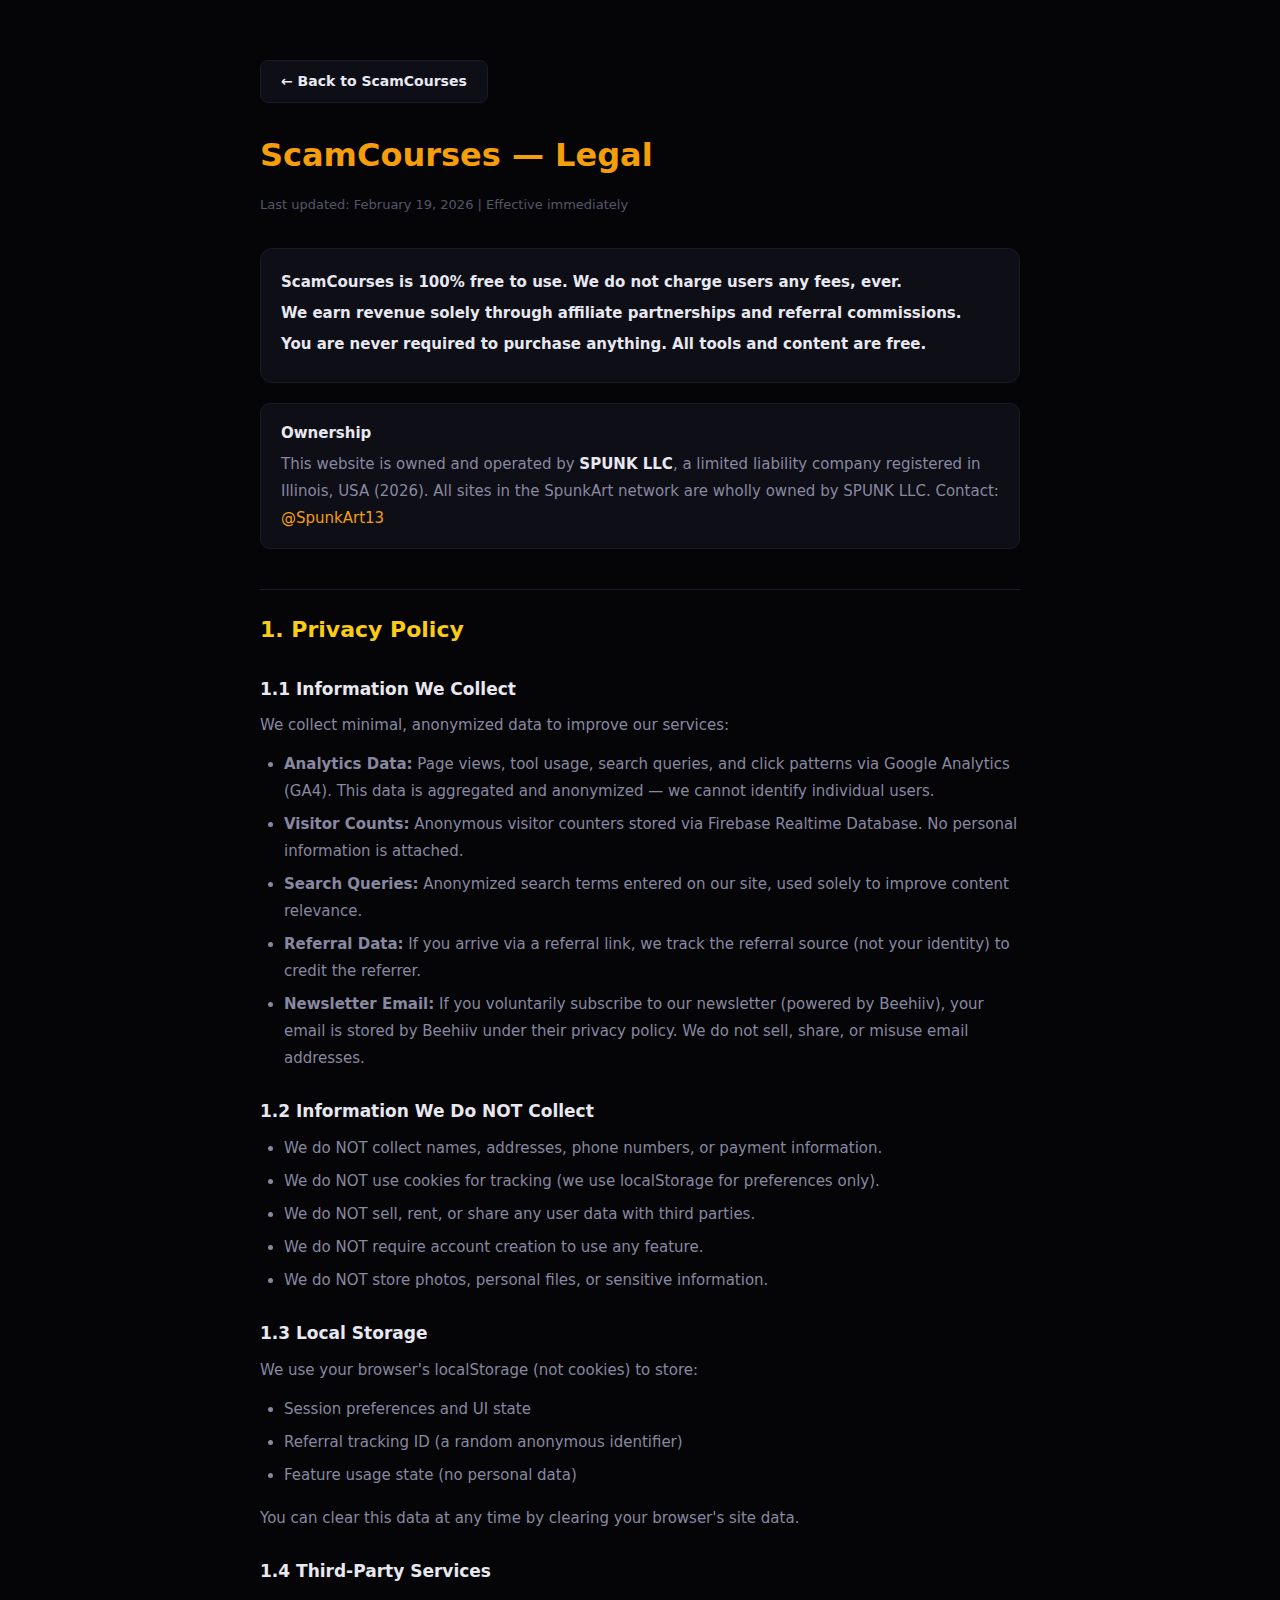
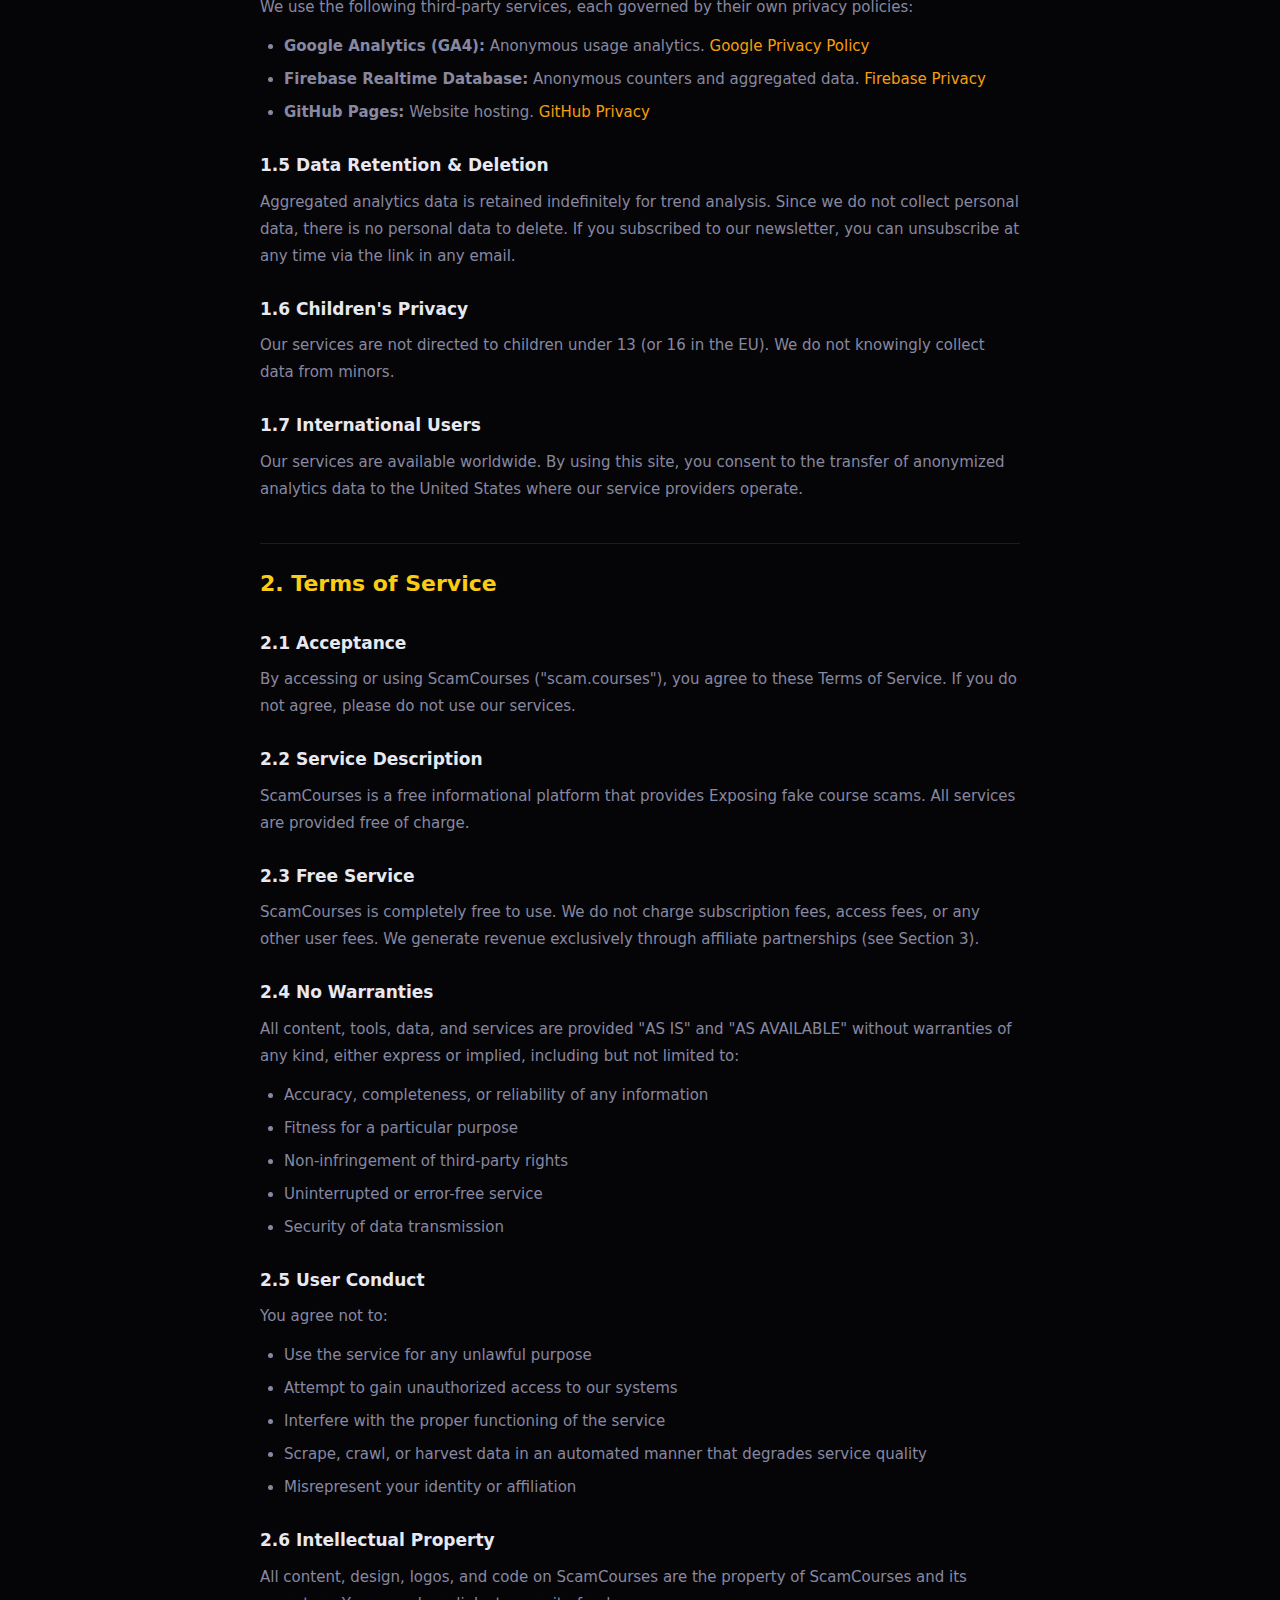
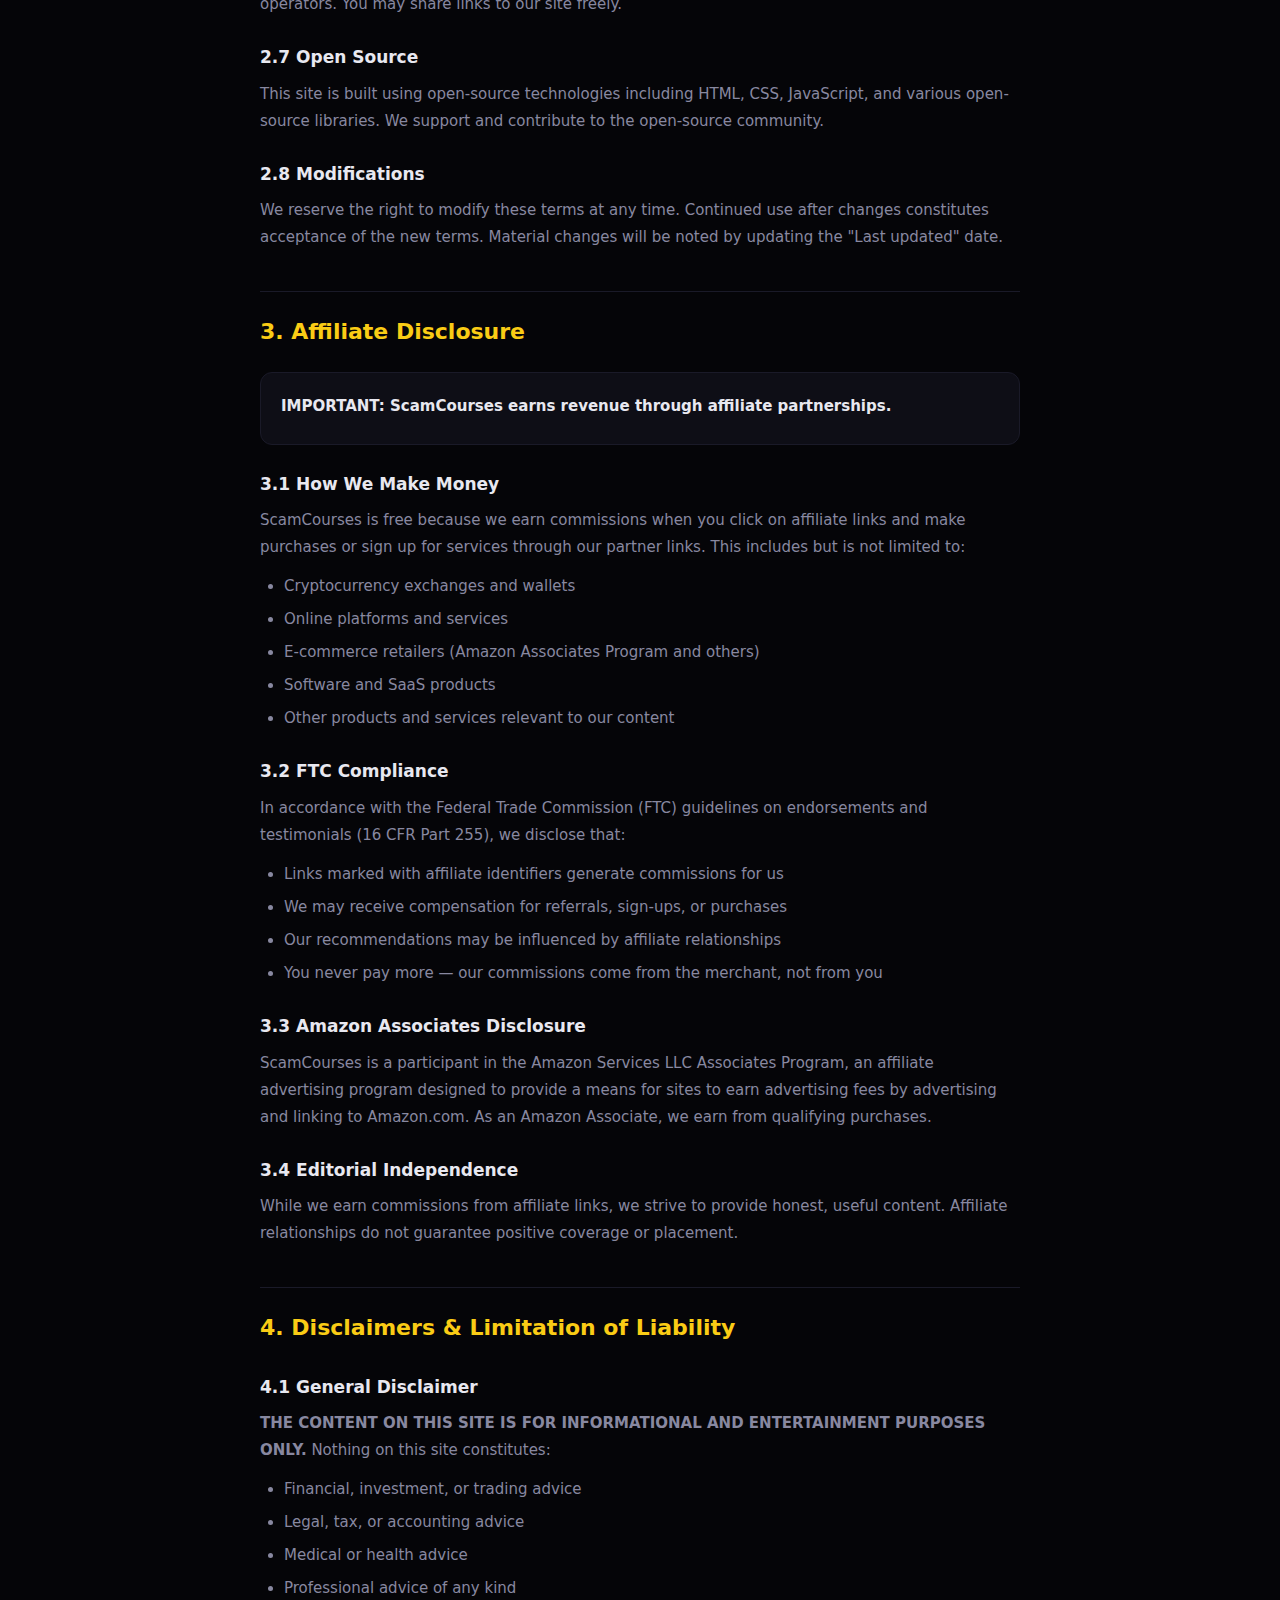
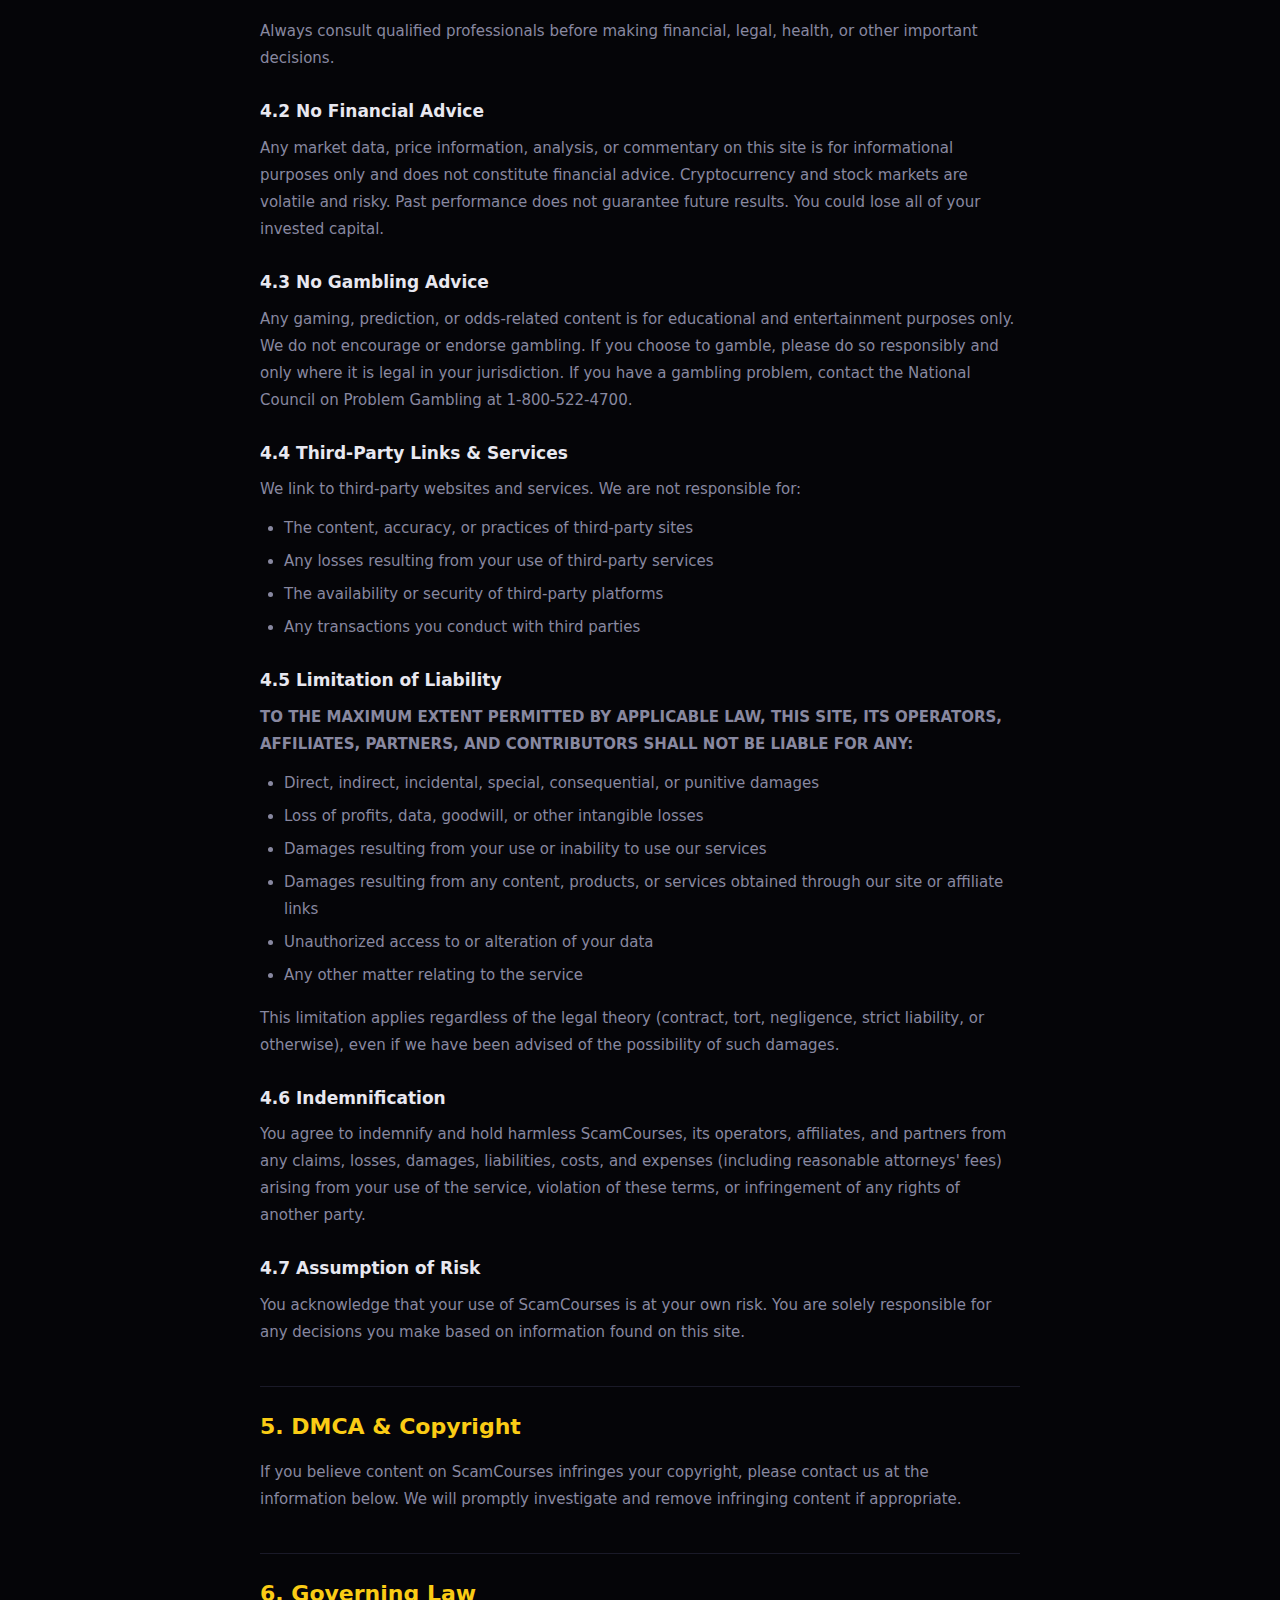
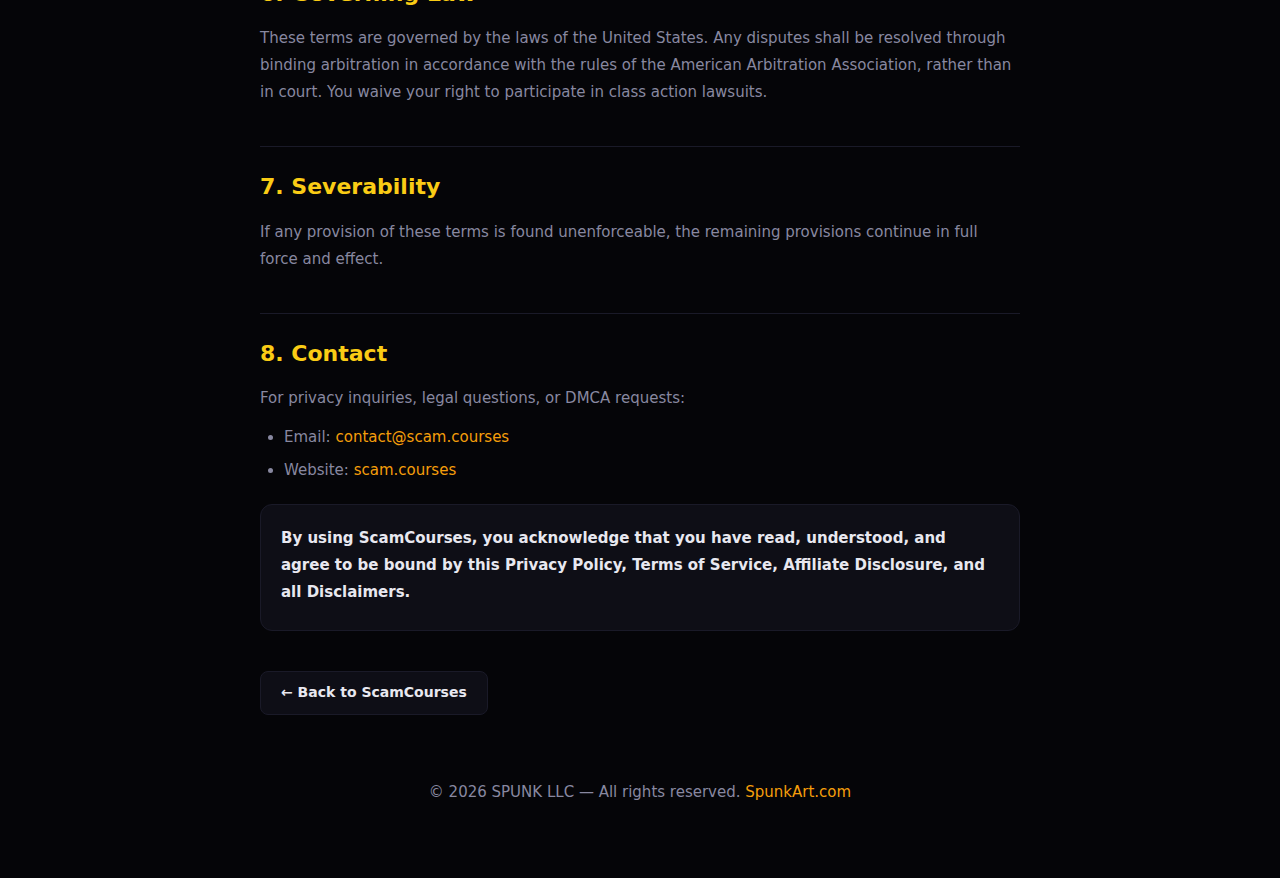
<file: privacy.html>
<!DOCTYPE html>
<html lang="en">
<head>
<meta charset="UTF-8">
<meta name="viewport" content="width=device-width,initial-scale=1">
<title>ScamCourses — Privacy Policy, Terms & Legal</title>
<meta name="description" content="Privacy policy, terms of service, affiliate disclosure, and legal disclaimers for ScamCourses.">
<meta name="robots" content="noindex,follow">
<link rel="canonical" href="https://scam.courses/privacy.html">
<style>
*{margin:0;padding:0;box-sizing:border-box}
body{font-family:system-ui,-apple-system,BlinkMacSystemFont,'Segoe UI',Roboto,sans-serif;background:#050508;color:#e8e8f0;line-height:1.8;padding:20px}
.legal{max-width:800px;margin:0 auto;padding:40px 20px}
a{color:#f59e0b;text-decoration:none}
a:hover{text-decoration:underline}
h1{font-size:32px;font-weight:900;margin-bottom:8px;color:#f59e0b}
h2{font-size:22px;font-weight:800;margin-top:40px;margin-bottom:12px;padding-top:20px;border-top:1px solid #1a1a28;color:#facc15}
h3{font-size:17px;font-weight:700;margin-top:24px;margin-bottom:8px;color:#e8e8f0}
p,li{font-size:15px;color:#8888a0;margin-bottom:12px}
ul{padding-left:24px;margin-bottom:16px}
li{margin-bottom:6px}
.back{display:inline-block;margin-bottom:24px;padding:8px 20px;background:#0e0e16;border:1px solid #1a1a28;border-radius:8px;font-size:14px;font-weight:600;color:#e8e8f0}
.back:hover{border-color:#f59e0b;text-decoration:none}
.updated{font-size:13px;color:#555568;margin-bottom:32px}
.highlight{background:#0e0e16;border:1px solid #1a1a28;border-radius:12px;padding:20px;margin:20px 0}
.highlight p{color:#e8e8f0;font-weight:600;margin-bottom:4px}
</style>
</head>
<body>
<div class="legal">
<a href="/" class="back">&larr; Back to ScamCourses</a>
<h1>ScamCourses — Legal</h1>
<p class="updated">Last updated: February 19, 2026 | Effective immediately</p>

<div class="highlight">
<p>ScamCourses is 100% free to use. We do not charge users any fees, ever.</p>
<p>We earn revenue solely through affiliate partnerships and referral commissions.</p>
<p>You are never required to purchase anything. All tools and content are free.</p>
</div>


<div style="margin:20px 0;padding:16px 20px;background:#0e0e16;border:1px solid #1a1a28;border-radius:10px;">
<p style="color:#e8e8f0;font-weight:700;margin-bottom:4px;">Ownership</p>
<p style="color:#8888a0;margin-bottom:0;">This website is owned and operated by <strong style="color:#e8e8f0;">SPUNK LLC</strong>, a limited liability company registered in Illinois, USA (2026). All sites in the SpunkArt network are wholly owned by SPUNK LLC. Contact: <a href="https://x.com/SpunkArt13">@SpunkArt13</a></p>
</div>
<h2>1. Privacy Policy</h2>

<h3>1.1 Information We Collect</h3>
<p>We collect minimal, anonymized data to improve our services:</p>
<ul>
<li><strong>Analytics Data:</strong> Page views, tool usage, search queries, and click patterns via Google Analytics (GA4). This data is aggregated and anonymized — we cannot identify individual users.</li>
<li><strong>Visitor Counts:</strong> Anonymous visitor counters stored via Firebase Realtime Database. No personal information is attached.</li>
<li><strong>Search Queries:</strong> Anonymized search terms entered on our site, used solely to improve content relevance.</li>
<li><strong>Referral Data:</strong> If you arrive via a referral link, we track the referral source (not your identity) to credit the referrer.</li>
<li><strong>Newsletter Email:</strong> If you voluntarily subscribe to our newsletter (powered by Beehiiv), your email is stored by Beehiiv under their privacy policy. We do not sell, share, or misuse email addresses.</li>
</ul>

<h3>1.2 Information We Do NOT Collect</h3>
<ul>
<li>We do NOT collect names, addresses, phone numbers, or payment information.</li>
<li>We do NOT use cookies for tracking (we use localStorage for preferences only).</li>
<li>We do NOT sell, rent, or share any user data with third parties.</li>
<li>We do NOT require account creation to use any feature.</li>
<li>We do NOT store photos, personal files, or sensitive information.</li>
</ul>

<h3>1.3 Local Storage</h3>
<p>We use your browser's localStorage (not cookies) to store:</p>
<ul>
<li>Session preferences and UI state</li>
<li>Referral tracking ID (a random anonymous identifier)</li>
<li>Feature usage state (no personal data)</li>
</ul>
<p>You can clear this data at any time by clearing your browser's site data.</p>

<h3>1.4 Third-Party Services</h3>
<p>We use the following third-party services, each governed by their own privacy policies:</p>
<ul>
<li><strong>Google Analytics (GA4):</strong> Anonymous usage analytics. <a href="https://policies.google.com/privacy" target="_blank">Google Privacy Policy</a></li>
<li><strong>Firebase Realtime Database:</strong> Anonymous counters and aggregated data. <a href="https://firebase.google.com/support/privacy" target="_blank">Firebase Privacy</a></li>
<li><strong>GitHub Pages:</strong> Website hosting. <a href="https://docs.github.com/en/site-policy/privacy-policies/github-general-privacy-statement" target="_blank">GitHub Privacy</a></li>
</ul>

<h3>1.5 Data Retention & Deletion</h3>
<p>Aggregated analytics data is retained indefinitely for trend analysis. Since we do not collect personal data, there is no personal data to delete. If you subscribed to our newsletter, you can unsubscribe at any time via the link in any email.</p>

<h3>1.6 Children's Privacy</h3>
<p>Our services are not directed to children under 13 (or 16 in the EU). We do not knowingly collect data from minors.</p>

<h3>1.7 International Users</h3>
<p>Our services are available worldwide. By using this site, you consent to the transfer of anonymized analytics data to the United States where our service providers operate.</p>

<h2 id="terms">2. Terms of Service</h2>

<h3>2.1 Acceptance</h3>
<p>By accessing or using ScamCourses ("scam.courses"), you agree to these Terms of Service. If you do not agree, please do not use our services.</p>

<h3>2.2 Service Description</h3>
<p>ScamCourses is a free informational platform that provides Exposing fake course scams. All services are provided free of charge.</p>

<h3>2.3 Free Service</h3>
<p>ScamCourses is completely free to use. We do not charge subscription fees, access fees, or any other user fees. We generate revenue exclusively through affiliate partnerships (see Section 3).</p>

<h3>2.4 No Warranties</h3>
<p>All content, tools, data, and services are provided "AS IS" and "AS AVAILABLE" without warranties of any kind, either express or implied, including but not limited to:</p>
<ul>
<li>Accuracy, completeness, or reliability of any information</li>
<li>Fitness for a particular purpose</li>
<li>Non-infringement of third-party rights</li>
<li>Uninterrupted or error-free service</li>
<li>Security of data transmission</li>
</ul>

<h3>2.5 User Conduct</h3>
<p>You agree not to:</p>
<ul>
<li>Use the service for any unlawful purpose</li>
<li>Attempt to gain unauthorized access to our systems</li>
<li>Interfere with the proper functioning of the service</li>
<li>Scrape, crawl, or harvest data in an automated manner that degrades service quality</li>
<li>Misrepresent your identity or affiliation</li>
</ul>

<h3>2.6 Intellectual Property</h3>
<p>All content, design, logos, and code on ScamCourses are the property of ScamCourses and its operators. You may share links to our site freely.</p>

<h3>2.7 Open Source</h3>
<p>This site is built using open-source technologies including HTML, CSS, JavaScript, and various open-source libraries. We support and contribute to the open-source community.</p>

<h3>2.8 Modifications</h3>
<p>We reserve the right to modify these terms at any time. Continued use after changes constitutes acceptance of the new terms. Material changes will be noted by updating the "Last updated" date.</p>

<h2 id="affiliate">3. Affiliate Disclosure</h2>

<div class="highlight">
<p>IMPORTANT: ScamCourses earns revenue through affiliate partnerships.</p>
</div>

<h3>3.1 How We Make Money</h3>
<p>ScamCourses is free because we earn commissions when you click on affiliate links and make purchases or sign up for services through our partner links. This includes but is not limited to:</p>
<ul>
<li>Cryptocurrency exchanges and wallets</li>
<li>Online platforms and services</li>
<li>E-commerce retailers (Amazon Associates Program and others)</li>
<li>Software and SaaS products</li>
<li>Other products and services relevant to our content</li>
</ul>

<h3>3.2 FTC Compliance</h3>
<p>In accordance with the Federal Trade Commission (FTC) guidelines on endorsements and testimonials (16 CFR Part 255), we disclose that:</p>
<ul>
<li>Links marked with affiliate identifiers generate commissions for us</li>
<li>We may receive compensation for referrals, sign-ups, or purchases</li>
<li>Our recommendations may be influenced by affiliate relationships</li>
<li>You never pay more — our commissions come from the merchant, not from you</li>
</ul>

<h3>3.3 Amazon Associates Disclosure</h3>
<p>ScamCourses is a participant in the Amazon Services LLC Associates Program, an affiliate advertising program designed to provide a means for sites to earn advertising fees by advertising and linking to Amazon.com. As an Amazon Associate, we earn from qualifying purchases.</p>

<h3>3.4 Editorial Independence</h3>
<p>While we earn commissions from affiliate links, we strive to provide honest, useful content. Affiliate relationships do not guarantee positive coverage or placement.</p>

<h2>4. Disclaimers & Limitation of Liability</h2>

<h3>4.1 General Disclaimer</h3>
<p><strong>THE CONTENT ON THIS SITE IS FOR INFORMATIONAL AND ENTERTAINMENT PURPOSES ONLY.</strong> Nothing on this site constitutes:</p>
<ul>
<li>Financial, investment, or trading advice</li>
<li>Legal, tax, or accounting advice</li>
<li>Medical or health advice</li>
<li>Professional advice of any kind</li>
</ul>
<p>Always consult qualified professionals before making financial, legal, health, or other important decisions.</p>

<h3>4.2 No Financial Advice</h3>
<p>Any market data, price information, analysis, or commentary on this site is for informational purposes only and does not constitute financial advice. Cryptocurrency and stock markets are volatile and risky. Past performance does not guarantee future results. You could lose all of your invested capital.</p>

<h3>4.3 No Gambling Advice</h3>
<p>Any gaming, prediction, or odds-related content is for educational and entertainment purposes only. We do not encourage or endorse gambling. If you choose to gamble, please do so responsibly and only where it is legal in your jurisdiction. If you have a gambling problem, contact the National Council on Problem Gambling at 1-800-522-4700.</p>

<h3>4.4 Third-Party Links & Services</h3>
<p>We link to third-party websites and services. We are not responsible for:</p>
<ul>
<li>The content, accuracy, or practices of third-party sites</li>
<li>Any losses resulting from your use of third-party services</li>
<li>The availability or security of third-party platforms</li>
<li>Any transactions you conduct with third parties</li>
</ul>

<h3>4.5 Limitation of Liability</h3>
<p><strong>TO THE MAXIMUM EXTENT PERMITTED BY APPLICABLE LAW, THIS SITE, ITS OPERATORS, AFFILIATES, PARTNERS, AND CONTRIBUTORS SHALL NOT BE LIABLE FOR ANY:</strong></p>
<ul>
<li>Direct, indirect, incidental, special, consequential, or punitive damages</li>
<li>Loss of profits, data, goodwill, or other intangible losses</li>
<li>Damages resulting from your use or inability to use our services</li>
<li>Damages resulting from any content, products, or services obtained through our site or affiliate links</li>
<li>Unauthorized access to or alteration of your data</li>
<li>Any other matter relating to the service</li>
</ul>
<p>This limitation applies regardless of the legal theory (contract, tort, negligence, strict liability, or otherwise), even if we have been advised of the possibility of such damages.</p>

<h3>4.6 Indemnification</h3>
<p>You agree to indemnify and hold harmless ScamCourses, its operators, affiliates, and partners from any claims, losses, damages, liabilities, costs, and expenses (including reasonable attorneys' fees) arising from your use of the service, violation of these terms, or infringement of any rights of another party.</p>

<h3>4.7 Assumption of Risk</h3>
<p>You acknowledge that your use of ScamCourses is at your own risk. You are solely responsible for any decisions you make based on information found on this site.</p>

<h2>5. DMCA & Copyright</h2>
<p>If you believe content on ScamCourses infringes your copyright, please contact us at the information below. We will promptly investigate and remove infringing content if appropriate.</p>

<h2>6. Governing Law</h2>
<p>These terms are governed by the laws of the United States. Any disputes shall be resolved through binding arbitration in accordance with the rules of the American Arbitration Association, rather than in court. You waive your right to participate in class action lawsuits.</p>

<h2>7. Severability</h2>
<p>If any provision of these terms is found unenforceable, the remaining provisions continue in full force and effect.</p>

<h2>8. Contact</h2>
<p>For privacy inquiries, legal questions, or DMCA requests:</p>
<ul>
<li>Email: <a href="mailto:contact@scam.courses">contact@scam.courses</a></li>
<li>Website: <a href="https://scam.courses">scam.courses</a></li>
</ul>

<div class="highlight">
<p>By using ScamCourses, you acknowledge that you have read, understood, and agree to be bound by this Privacy Policy, Terms of Service, Affiliate Disclosure, and all Disclaimers.</p>
</div>

<p style="margin-top:40px"><a href="/" class="back">&larr; Back to ScamCourses</a></p>
<div style="margin-top:40px;text-align:center;font-size:13px;color:#555568;"><p>&copy; 2026 SPUNK LLC &mdash; All rights reserved. <a href="https://spunkart.com">SpunkArt.com</a></p></div>
</div>
</body>
</html>
</file>
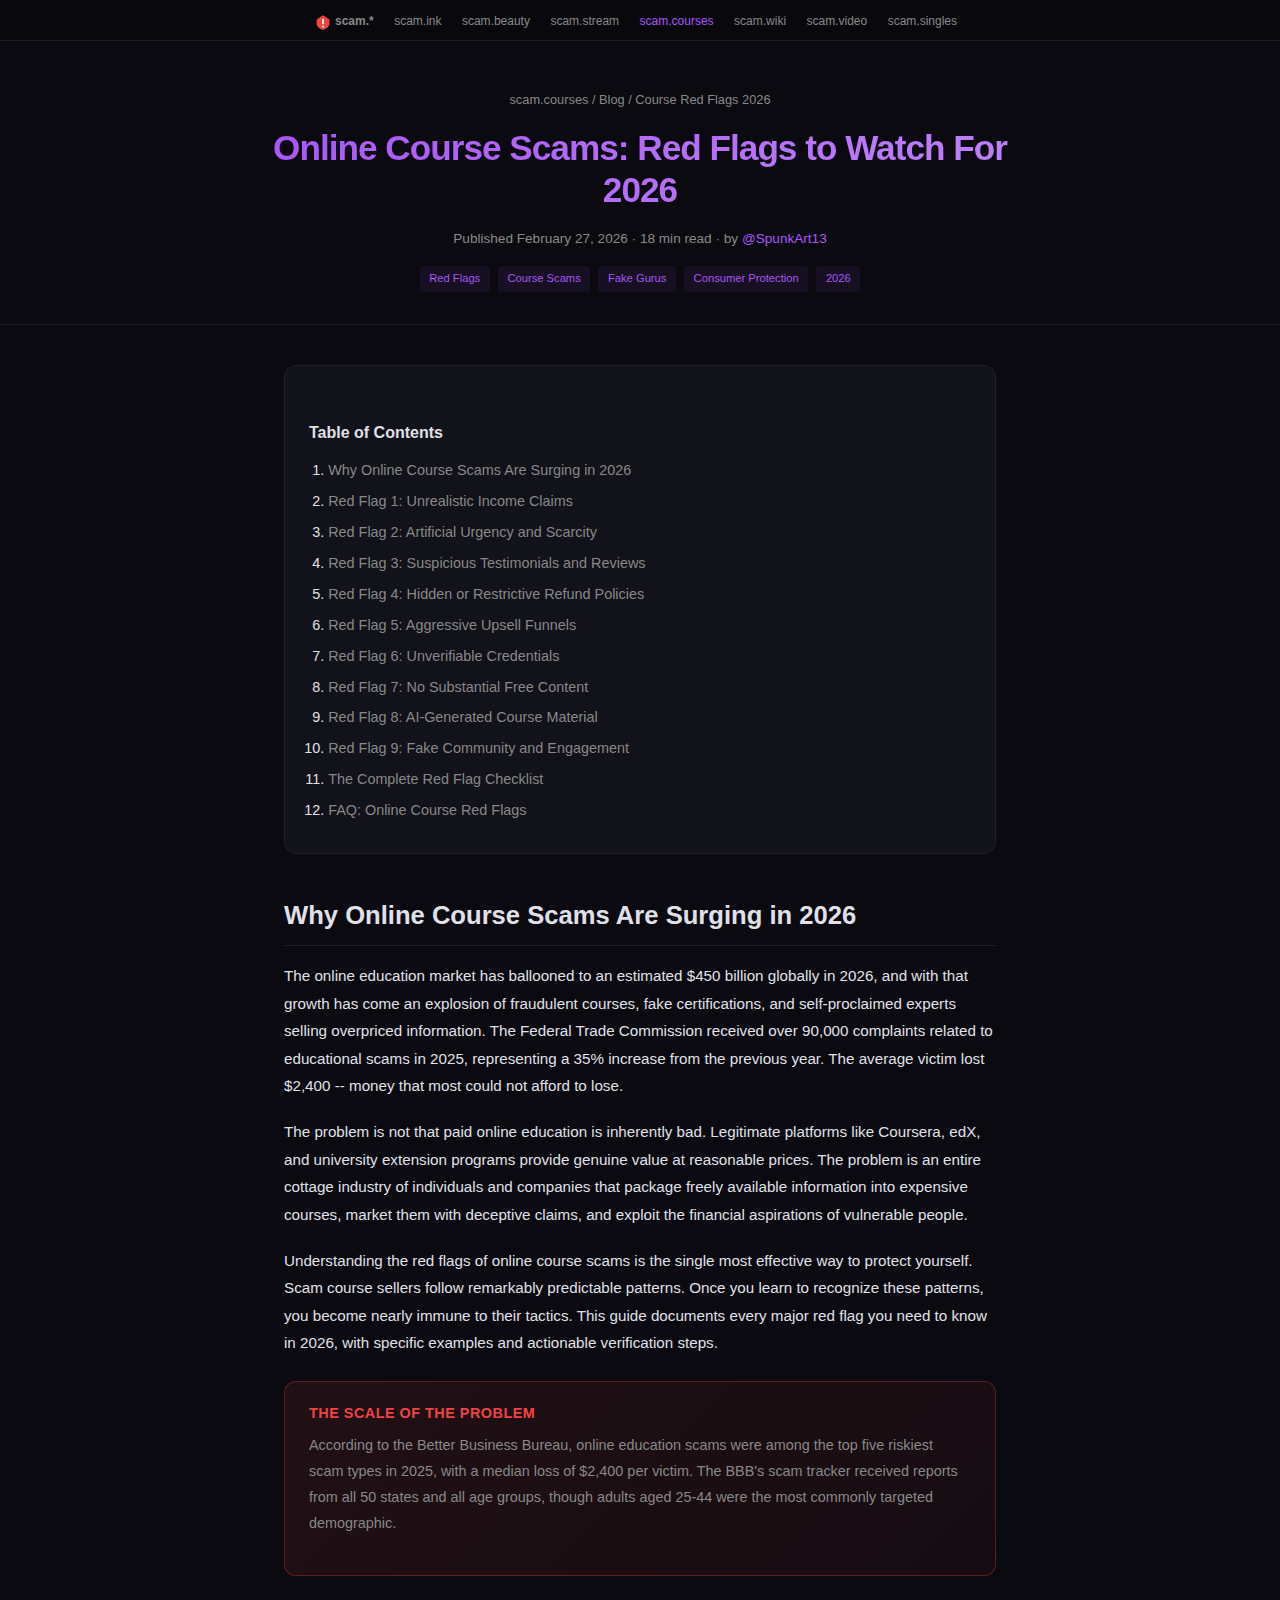
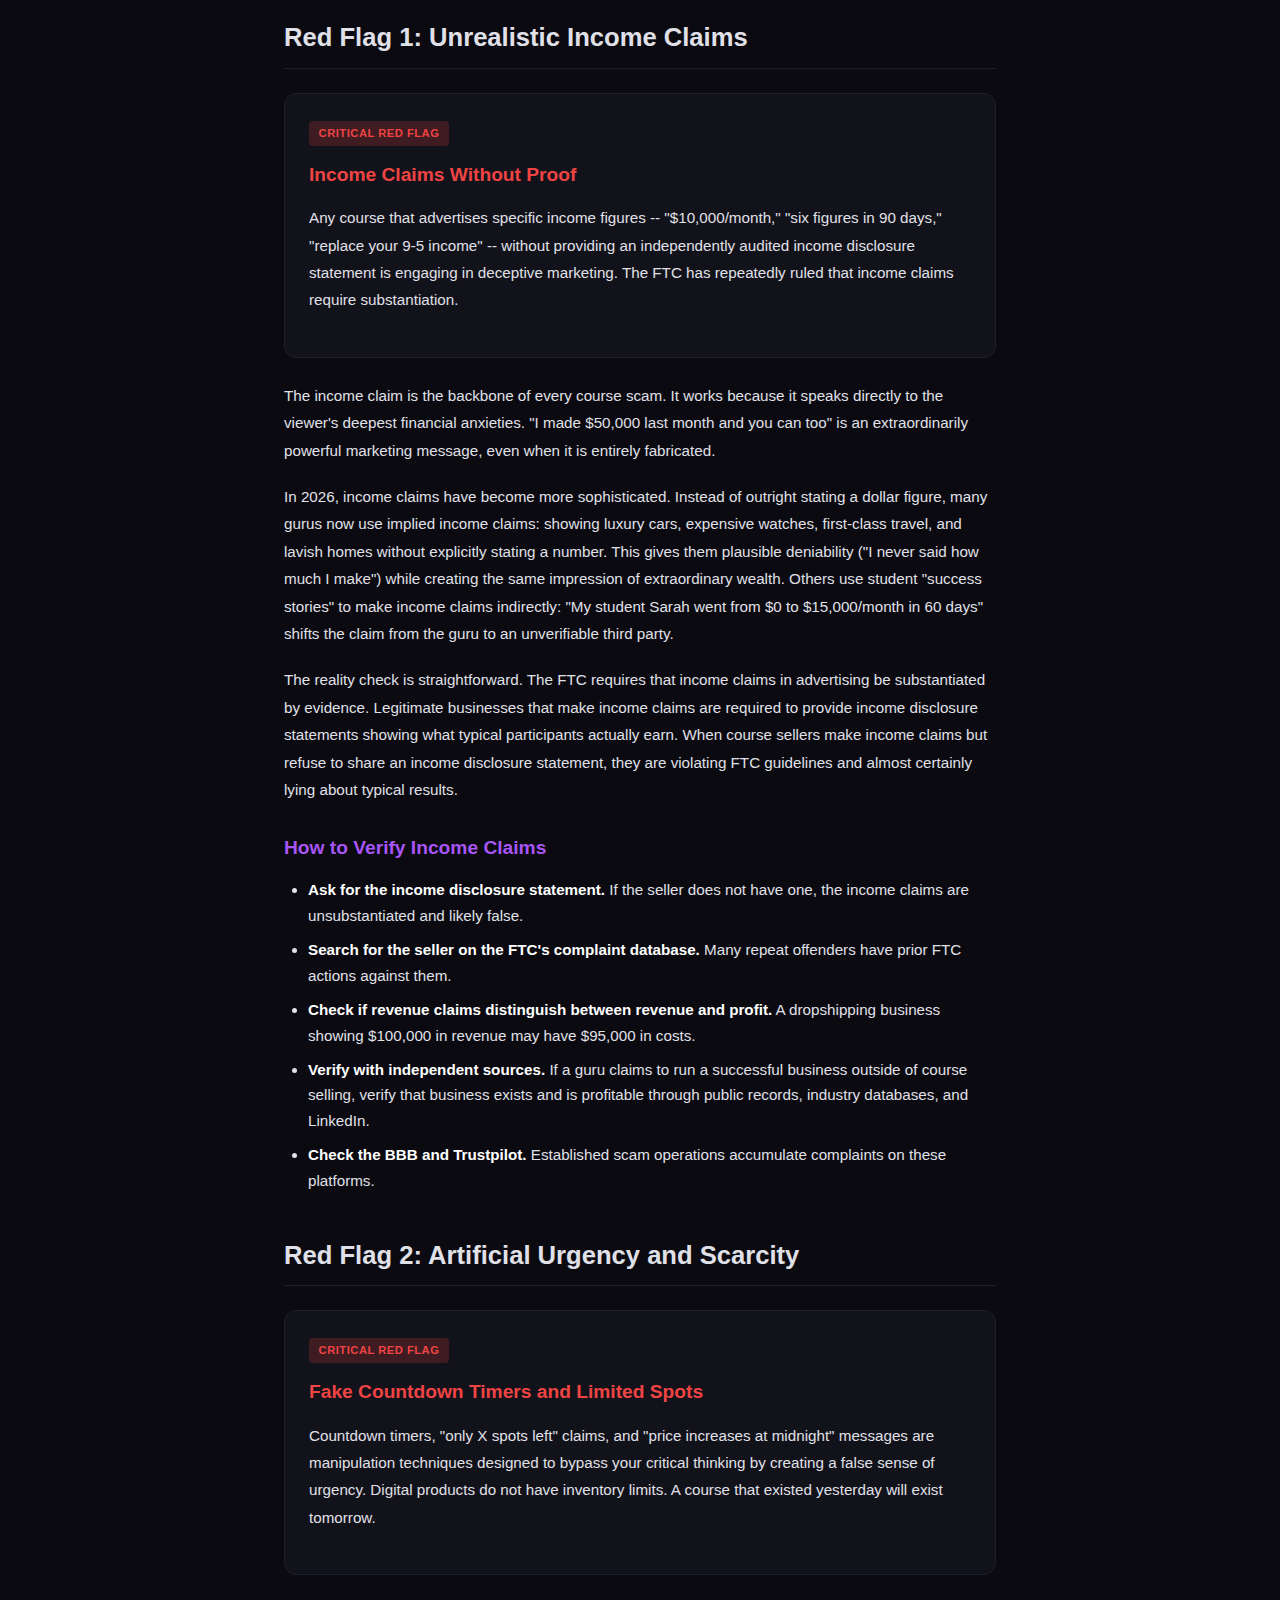
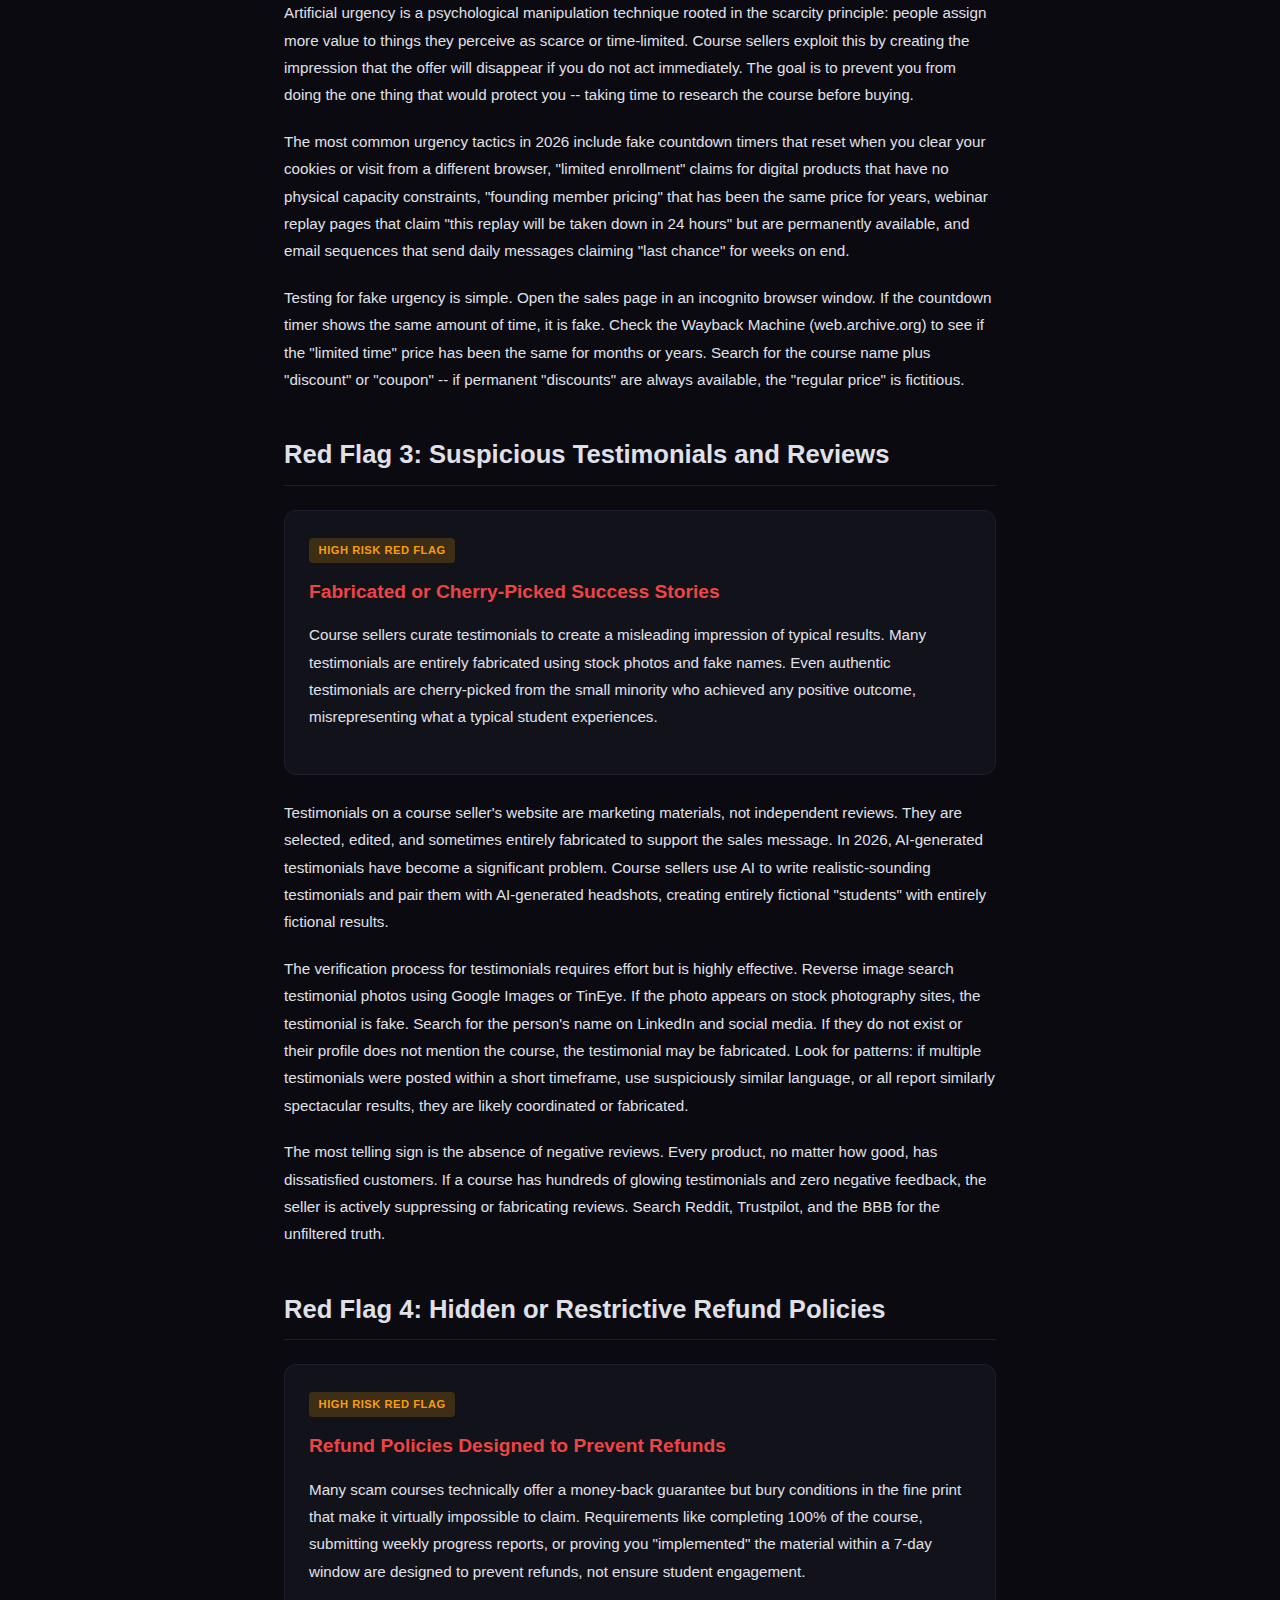
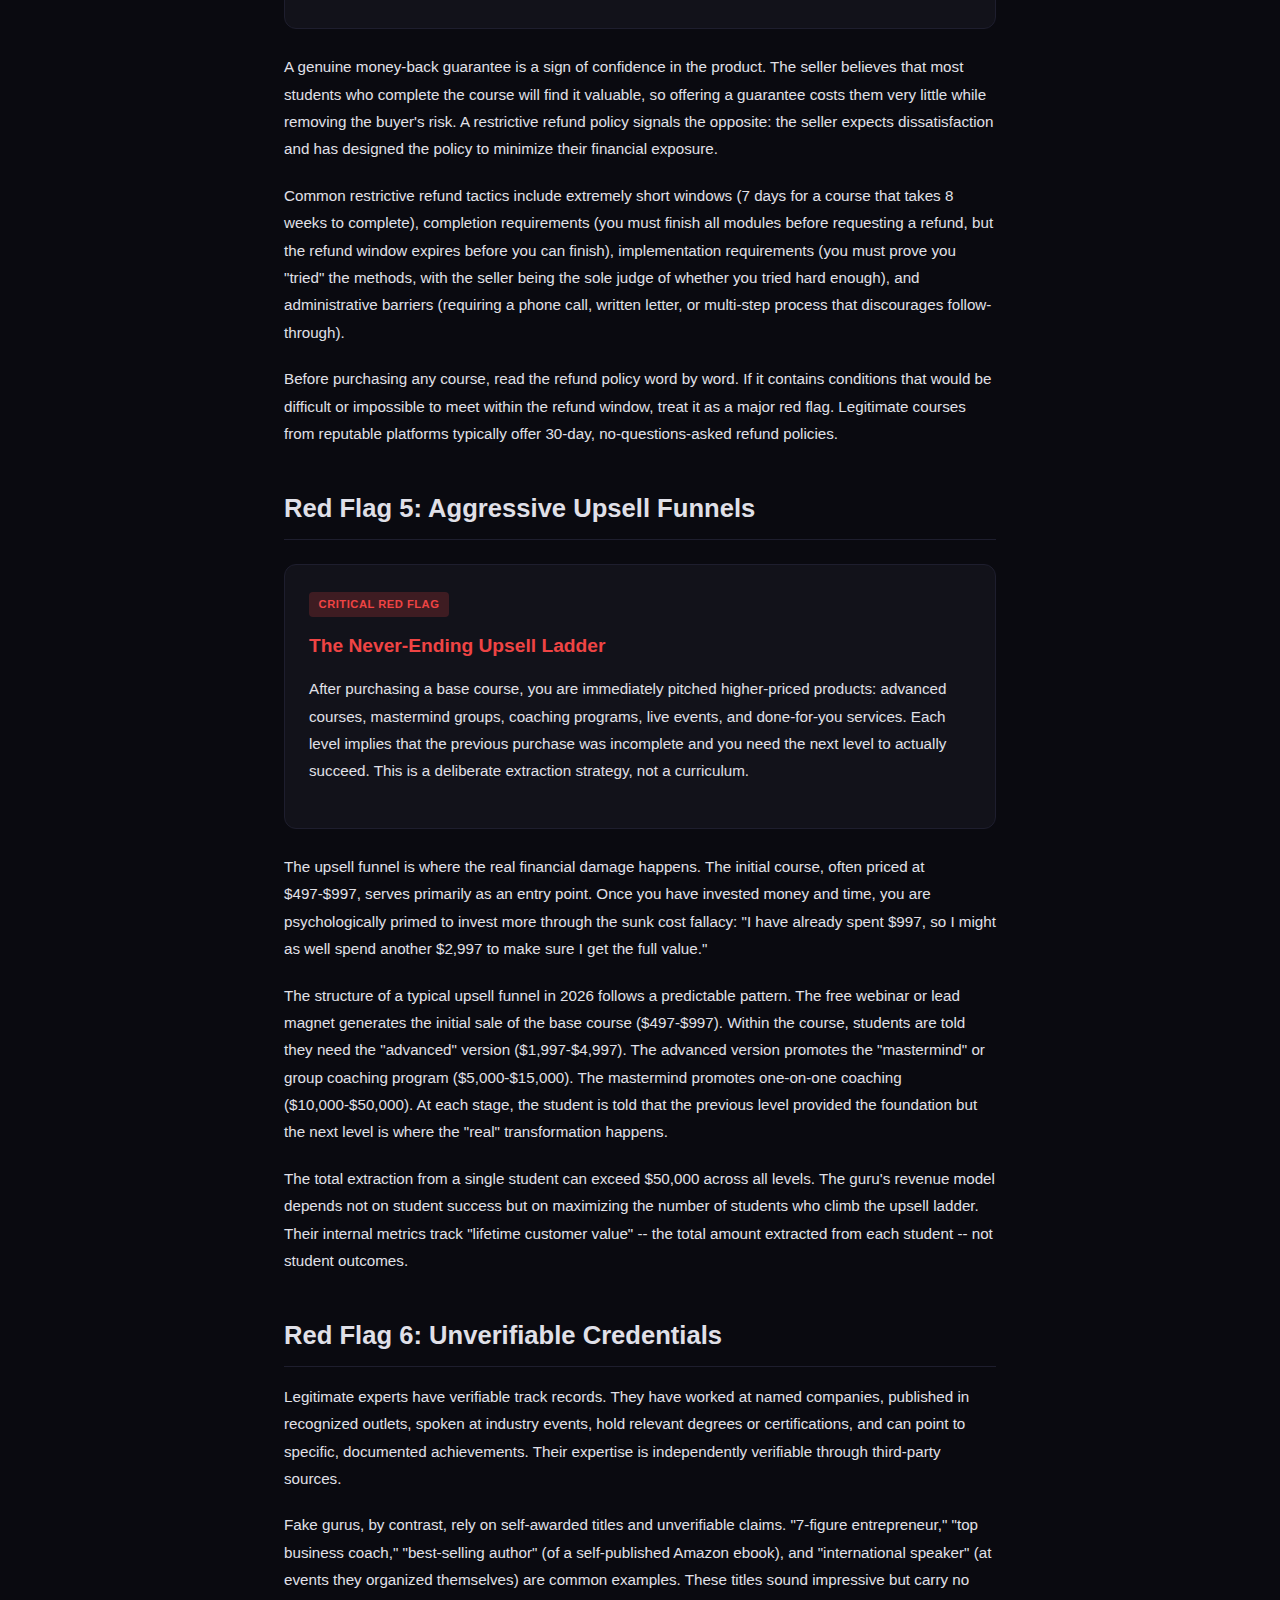
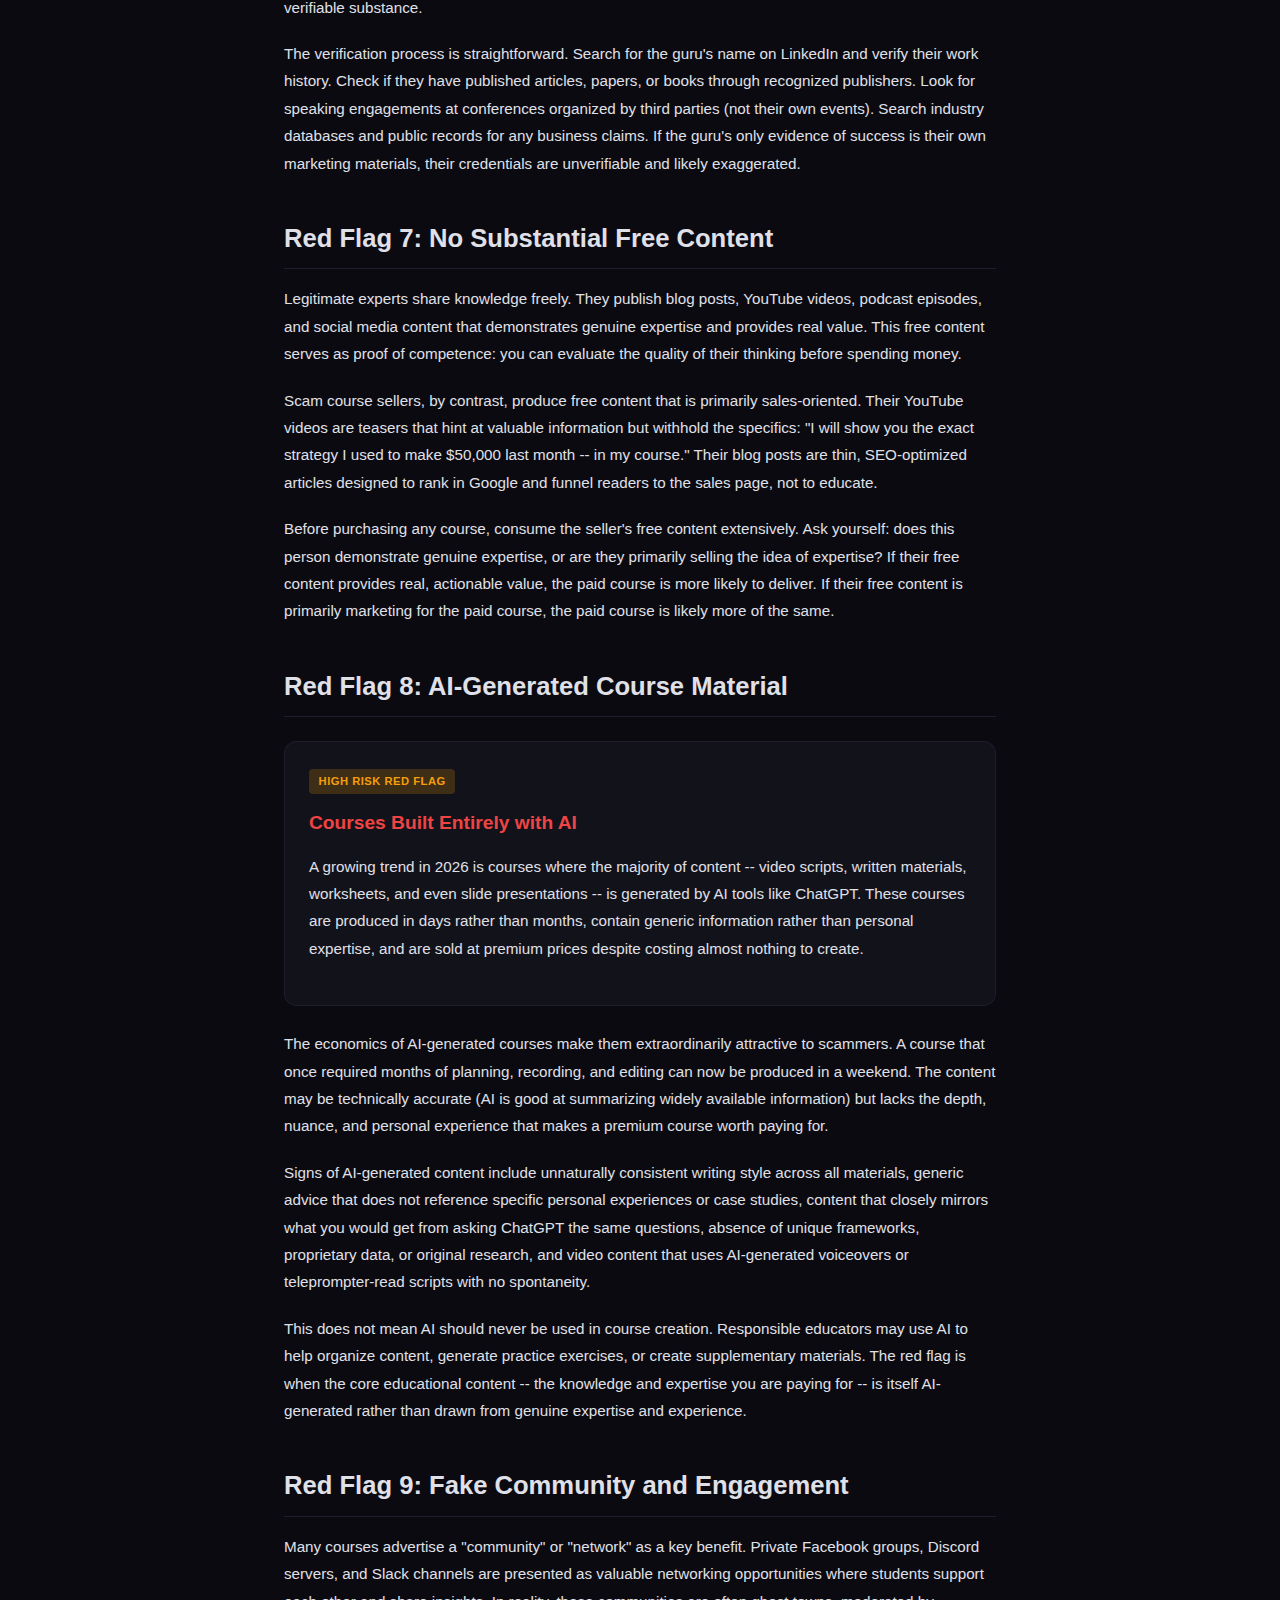
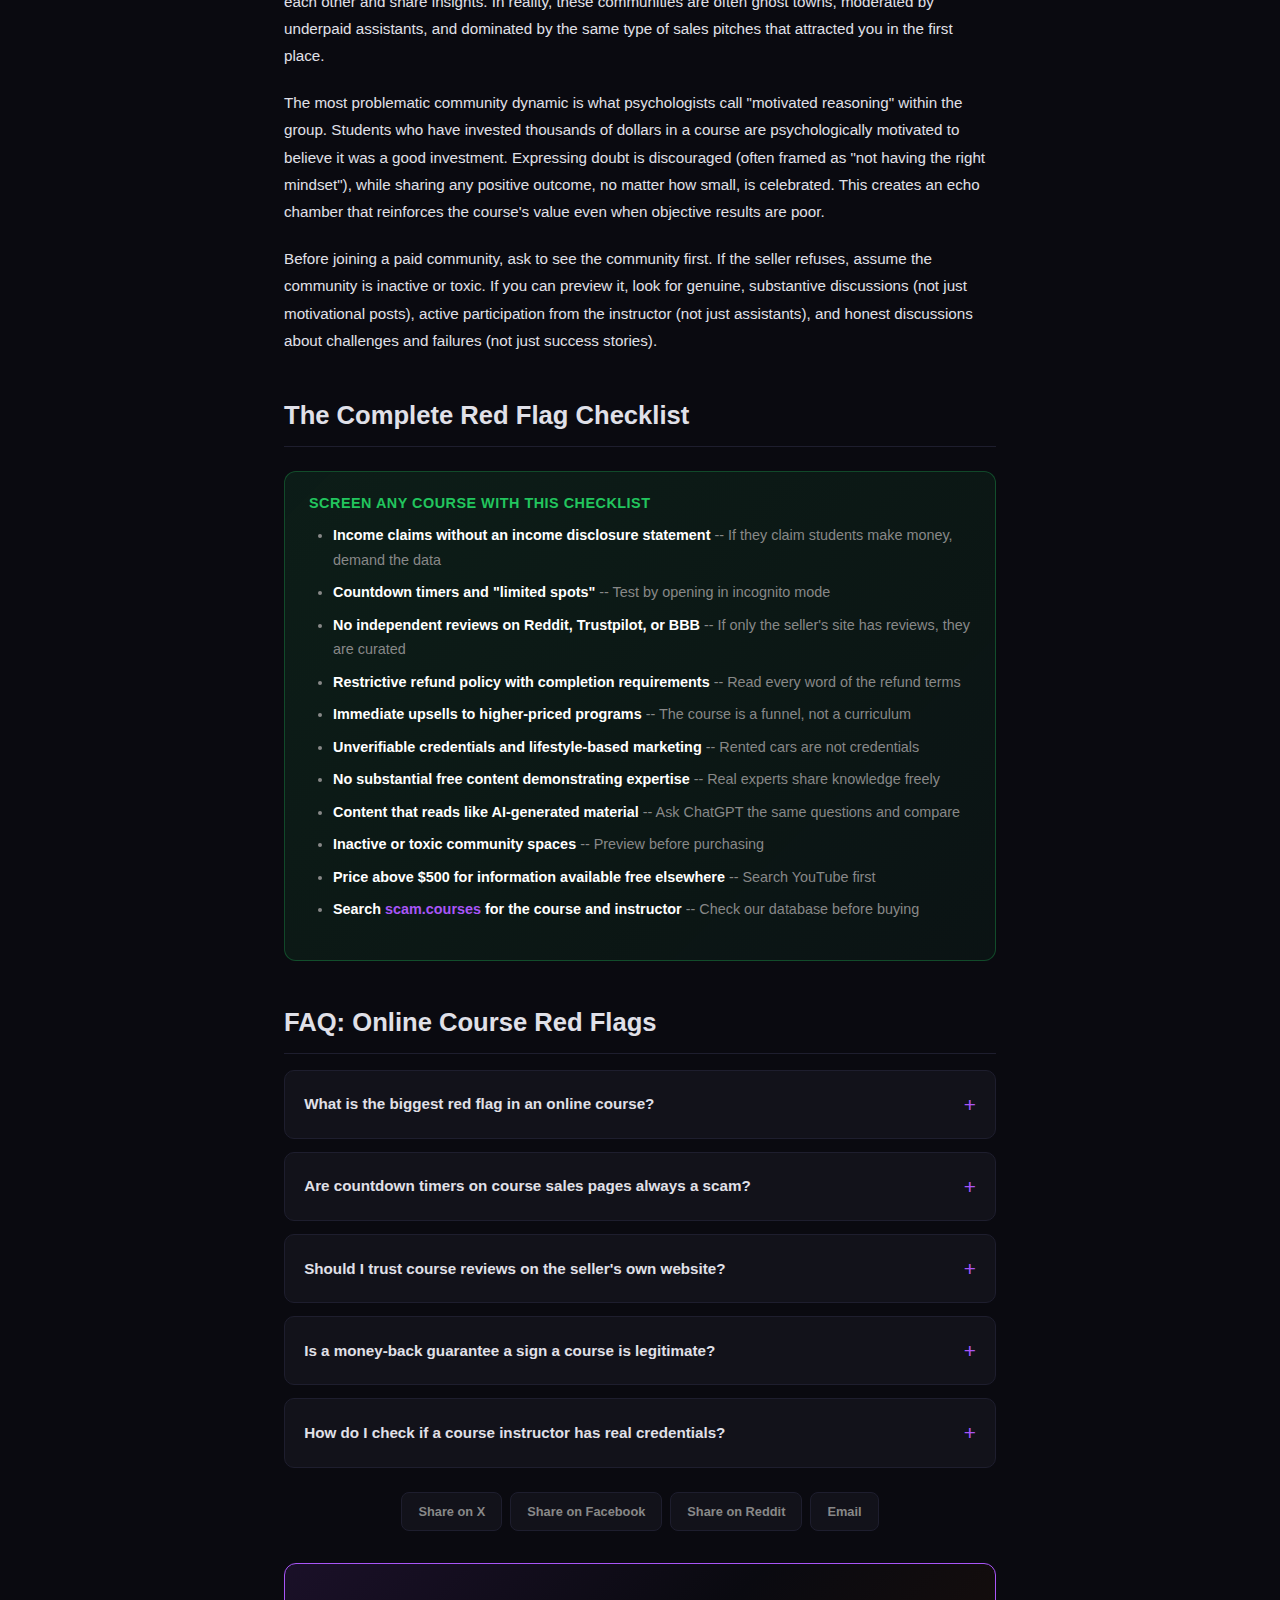
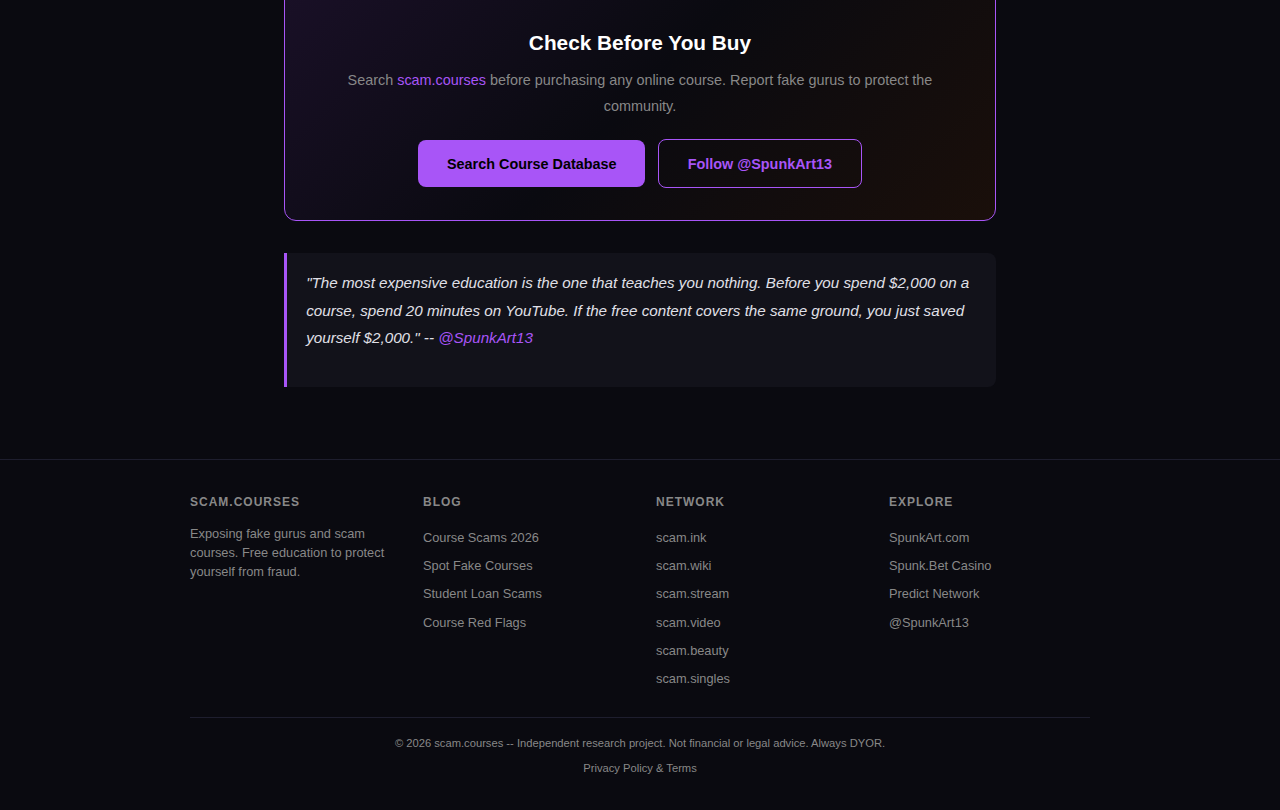
<file: blog/course-red-flags-2026.html>
<!DOCTYPE html>
<html lang="en">
<head>
<script async src="https://pagead2.googlesyndication.com/pagead/js/adsbygoogle.js?client=ca-pub-6264503059486804" crossorigin="anonymous"></script>
<meta name="google-site-verification" content="L6gcsibTpo7niefadK8pVUYXxlx-9jLYVHdTkuFtO-o" />
  <meta charset="UTF-8">
  <meta name="viewport" content="width=device-width, initial-scale=1.0">
  <title>Online Course Scams: Red Flags to Watch For 2026 | scam.courses</title>
  <meta name="description" content="Complete 2026 guide to online course scam red flags. Learn the warning signs of fake gurus, deceptive marketing, hidden fees, and worthless certifications before wasting your money.">
  <meta name="keywords" content="online course scam red flags, course scam warning signs 2026, fake guru red flags, online education fraud, how to spot course scam">
  <meta property="og:title" content="Online Course Scams: Red Flags to Watch For 2026">
  <meta property="og:description" content="Complete 2026 guide to online course scam red flags. Warning signs of fake gurus, deceptive marketing, hidden fees, and worthless certifications.">
  <meta property="og:type" content="article">
  <meta property="og:url" content="https://scam.courses/blog/course-red-flags-2026.html">
  <meta property="og:image" content="https://scam.courses/og-image.svg">
  <meta property="og:site_name" content="scam.courses">
  <meta name="twitter:card" content="summary_large_image">
  <meta name="twitter:image" content="https://scam.courses/og-image.svg">
  <meta name="twitter:site" content="@SpunkArt13">
  <meta name="twitter:creator" content="@SpunkArt13">
  <link rel="canonical" href="https://scam.courses/blog/course-red-flags-2026.html">
  <meta name="robots" content="index, follow, max-image-preview:large">
  <link rel="icon" href="[data-uri]">

  <script type="application/ld+json">
  {
    "@context": "https://schema.org",
    "@graph": [
      {
        "@type": "BlogPosting",
        "headline": "Online Course Scams: Red Flags to Watch For 2026",
        "description": "Complete 2026 guide to online course scam red flags. Warning signs of fake gurus, deceptive marketing, hidden fees, and worthless certifications.",
        "author": {"@type": "Organization", "name": "scam.courses", "url": "https://scam.courses"},
        "publisher": {"@type": "Organization", "name": "scam.courses", "url": "https://scam.courses"},
        "datePublished": "2026-02-27",
        "dateModified": "2026-02-27",
        "mainEntityOfPage": {"@type": "WebPage", "@id": "https://scam.courses/blog/course-red-flags-2026.html"},
        "image": "https://scam.courses/og-image.svg",
        "keywords": ["online course scam red flags", "course scam warning signs", "fake guru red flags", "online education fraud"]
      },
      {
        "@type": "FAQPage",
        "mainEntity": [
          {"@type": "Question", "name": "What is the biggest red flag in an online course?", "acceptedAnswer": {"@type": "Answer", "text": "The biggest red flag is income claims without verifiable proof. When a course seller says 'students make $10,000/month' but cannot provide audited data, tax returns, or an income disclosure statement, the claims are almost certainly fabricated or cherry-picked from a tiny minority of buyers."}},
          {"@type": "Question", "name": "Are countdown timers on course sales pages always a scam?", "acceptedAnswer": {"@type": "Answer", "text": "Not always, but they are a strong warning sign. Legitimate businesses occasionally run genuine limited-time promotions. However, most course sellers use fake countdown timers that reset when you revisit the page, creating artificial urgency. Test it: leave the page and return. If the timer resets, it is a manipulation tactic, not a real deadline."}},
          {"@type": "Question", "name": "Should I trust course reviews on the seller's own website?", "acceptedAnswer": {"@type": "Answer", "text": "Never rely solely on reviews posted on the course seller's website. These are curated and often fabricated. Instead, search for independent reviews on Reddit, Trustpilot, the Better Business Bureau, and forums. Search '[course name] review reddit' or '[guru name] scam' for unfiltered opinions from real students."}},
          {"@type": "Question", "name": "Is a money-back guarantee a sign a course is legitimate?", "acceptedAnswer": {"@type": "Answer", "text": "Not necessarily. Many scam courses offer money-back guarantees with conditions that make them nearly impossible to use: you must complete all modules, submit homework, attend every live call, and prove you 'implemented' the material. Read the refund terms carefully. A genuine guarantee has minimal conditions and a reasonable timeframe (30+ days)."}},
          {"@type": "Question", "name": "How do I check if a course instructor has real credentials?", "acceptedAnswer": {"@type": "Answer", "text": "Verify independently. Check LinkedIn for work history, search for published work or patents, look for speaking engagements at recognized industry events, and verify any claimed company affiliations. A real expert leaves a verifiable trail. If the instructor's only credential is 'self-made millionaire' or 'top coach,' that is a red flag."}}
        ]
      }
    ]
  }
  </script>

  <style>
    *{margin:0;padding:0;box-sizing:border-box;}
    :root{--bg:#0a0a10;--surface:#12121a;--border:#1e1e2e;--text:#e0e0e8;--dim:#888;--accent:#a855f7;--danger:#ef4444;--success:#22c55e;--warning:#f59e0b;}
    body{background:var(--bg);color:var(--text);font-family:-apple-system,BlinkMacSystemFont,'Segoe UI',sans-serif;line-height:1.7;}
    a{color:var(--accent);text-decoration:none;}
    a:hover{opacity:0.85;}
    html,body{overflow-x:hidden;max-width:100vw;}
    .network-bar{background:#08080d;border-bottom:1px solid var(--border);padding:0.4rem 1rem;overflow-x:auto;white-space:nowrap;text-align:center;}
    .network-bar a{color:var(--dim);font-size:0.75rem;margin:0 0.5rem;transition:color 0.2s;}
    .network-bar a:hover,.network-bar a.active{color:var(--accent);}
    .network-label{color:var(--dim);font-size:0.75rem;font-weight:700;margin-right:0.5rem;}
    .article-header{text-align:center;padding:3rem 1.5rem 2rem;border-bottom:1px solid var(--border);}
    .article-header .breadcrumb{font-size:0.8rem;color:var(--dim);margin-bottom:1rem;}
    .article-header .breadcrumb a{color:var(--dim);}
    .article-header .breadcrumb a:hover{color:var(--accent);}
    .article-header h1{font-size:2.2rem;font-weight:900;letter-spacing:-1px;max-width:800px;margin:0 auto;line-height:1.2;background:linear-gradient(135deg,var(--accent),#c084fc);-webkit-background-clip:text;-webkit-text-fill-color:transparent;background-clip:text;}
    .article-header .meta{color:var(--dim);font-size:0.85rem;margin-top:1rem;}
    .article-header .tags{display:flex;gap:0.5rem;justify-content:center;flex-wrap:wrap;margin-top:1rem;}
    .article-header .tag{font-size:0.7rem;color:var(--accent);background:#a855f715;padding:0.2rem 0.6rem;border-radius:4px;}
    .article-body{max-width:760px;margin:0 auto;padding:2.5rem 1.5rem 3rem;}
    .article-body h2{font-size:1.6rem;font-weight:800;margin:2.5rem 0 1rem;color:var(--text);padding-bottom:0.5rem;border-bottom:1px solid var(--border);}
    .article-body h3{font-size:1.2rem;font-weight:700;margin:1.8rem 0 0.8rem;color:var(--accent);}
    .article-body p{margin-bottom:1.2rem;color:var(--text);font-size:0.95rem;line-height:1.8;}
    .article-body ul,.article-body ol{margin:0 0 1.2rem 1.5rem;color:var(--text);font-size:0.95rem;}
    .article-body li{margin-bottom:0.5rem;line-height:1.7;}
    .article-body strong{color:#fff;font-weight:700;}
    .article-body blockquote{border-left:3px solid var(--accent);padding:1rem 1.2rem;margin:1.5rem 0;background:var(--surface);border-radius:0 8px 8px 0;font-style:italic;color:var(--dim);}
    .warning-box{background:linear-gradient(135deg,rgba(239,68,68,0.1),rgba(239,68,68,0.05));border:1px solid rgba(239,68,68,0.3);border-radius:12px;padding:1.2rem 1.5rem;margin:1.5rem 0;}
    .warning-box .warning-title{color:var(--danger);font-weight:800;font-size:0.9rem;text-transform:uppercase;letter-spacing:0.5px;margin-bottom:0.5rem;}
    .warning-box p,.warning-box ul{color:var(--dim);font-size:0.9rem;}
    .tip-box{background:linear-gradient(135deg,rgba(34,197,94,0.1),rgba(34,197,94,0.05));border:1px solid rgba(34,197,94,0.3);border-radius:12px;padding:1.2rem 1.5rem;margin:1.5rem 0;}
    .tip-box .tip-title{color:var(--success);font-weight:800;font-size:0.9rem;text-transform:uppercase;letter-spacing:0.5px;margin-bottom:0.5rem;}
    .tip-box p,.tip-box ul{color:var(--dim);font-size:0.9rem;}
    .scam-card{background:var(--surface);border:1px solid var(--border);border-radius:12px;padding:1.5rem;margin:1.5rem 0;transition:border-color 0.2s;}
    .scam-card:hover{border-color:var(--accent);}
    .scam-card h3{margin-top:0;color:var(--danger);}
    .scam-card .severity{display:inline-block;font-size:0.7rem;font-weight:700;padding:0.2rem 0.6rem;border-radius:4px;text-transform:uppercase;letter-spacing:0.5px;margin-bottom:0.8rem;}
    .severity-critical{background:rgba(239,68,68,0.2);color:var(--danger);}
    .severity-high{background:rgba(245,158,11,0.2);color:var(--warning);}
    .cta-box{background:linear-gradient(135deg,#1a1028 0%,#0a0a10 50%,#1a0f0a 100%);border:1px solid var(--accent);border-radius:12px;padding:2rem;text-align:center;margin:2rem 0;}
    .cta-box h3{color:#fff;font-size:1.3rem;margin-bottom:0.5rem;}
    .cta-box p{color:var(--dim);font-size:0.9rem;margin-bottom:1.2rem;}
    .cta-btn{display:inline-block;background:var(--accent);color:#000;padding:0.7rem 1.8rem;border-radius:8px;font-weight:700;font-size:0.9rem;transition:all 0.2s;}
    .cta-btn:hover{opacity:0.9;transform:translateY(-1px);}
    .cta-btn-outline{display:inline-block;border:1px solid var(--accent);color:var(--accent);padding:0.7rem 1.8rem;border-radius:8px;font-weight:700;font-size:0.9rem;margin-left:0.5rem;transition:all 0.2s;}
    .cta-btn-outline:hover{background:var(--accent);color:#000;}
    .toc{background:var(--surface);border:1px solid var(--border);border-radius:12px;padding:1.5rem;margin:0 0 2rem;}
    .toc h3{font-size:1rem;font-weight:700;margin-bottom:0.8rem;color:var(--text);}
    .toc ol{margin:0 0 0 1.2rem;list-style:decimal;}
    .toc li{margin-bottom:0.4rem;font-size:0.9rem;}
    .toc a{color:var(--dim);}
    .toc a:hover{color:var(--accent);}
    .faq-section details{background:var(--surface);border:1px solid var(--border);border-radius:10px;margin-bottom:0.8rem;overflow:hidden;}
    .faq-section summary{padding:1rem 1.2rem;cursor:pointer;font-weight:700;font-size:0.95rem;color:var(--text);list-style:none;display:flex;justify-content:space-between;align-items:center;}
    .faq-section summary::-webkit-details-marker{display:none;}
    .faq-section summary::after{content:"+";font-size:1.3rem;color:var(--accent);font-weight:400;transition:transform 0.2s;}
    .faq-section details[open] summary::after{content:"-";}
    .faq-section details[open] summary{border-bottom:1px solid var(--border);}
    .faq-section .faq-answer{padding:1rem 1.2rem;color:var(--dim);font-size:0.9rem;line-height:1.7;}
    .share-buttons{display:flex;gap:0.5rem;justify-content:center;margin:1.5rem 0;flex-wrap:wrap;}
    .share-btn{display:inline-flex;align-items:center;gap:0.4rem;padding:0.5rem 1rem;border-radius:8px;font-size:0.8rem;font-weight:600;border:1px solid var(--border);color:var(--dim);background:var(--surface);transition:all 0.2s;text-decoration:none;}
    .share-btn:hover{border-color:var(--accent);color:var(--accent);}
    .site-footer{border-top:1px solid var(--border);padding:2rem 1.5rem;}
    .footer-inner{max-width:900px;margin:0 auto;display:grid;grid-template-columns:repeat(auto-fit,minmax(180px,1fr));gap:2rem;}
    .footer-section h4{font-size:0.75rem;text-transform:uppercase;letter-spacing:1px;color:var(--dim);margin-bottom:0.75rem;}
    .footer-section a{display:block;color:var(--dim);font-size:0.8rem;padding:0.2rem 0;}
    .footer-section a:hover{color:var(--text);}
    .footer-section p{font-size:0.8rem;color:var(--dim);line-height:1.5;}
    .footer-bottom{max-width:900px;margin:1.5rem auto 0;padding-top:1rem;border-top:1px solid var(--border);text-align:center;font-size:0.7rem;color:var(--dim);}
    @media(max-width:768px){.network-bar{padding:0.4rem 0.5rem;white-space:normal;display:flex;flex-wrap:wrap;justify-content:center;gap:0.25rem 0.4rem;}.network-bar a{font-size:0.65rem;margin:0 0.2rem;}.network-label{display:block;width:100%;text-align:center;margin-bottom:0.25rem;margin-right:0;}.article-header{padding:2rem 1rem 1.5rem;}.article-header h1{font-size:1.7rem;}.article-body{padding:2rem 1rem;}.article-body h2{font-size:1.3rem;}.cta-box{padding:1.5rem 1rem;}.cta-btn,.cta-btn-outline{display:block;margin:0.5rem auto;text-align:center;max-width:280px;}.cta-btn-outline{margin-left:auto;}.footer-inner{grid-template-columns:1fr;gap:1.5rem;}}
    @media(max-width:480px){.network-bar a{font-size:0.6rem;margin:0 0.15rem;}.article-header{padding:1.5rem 0.75rem 1rem;}.article-header h1{font-size:1.4rem;}.article-body{padding:1.5rem 0.75rem;}.article-body h2{font-size:1.15rem;}.article-body h3{font-size:1.05rem;}.article-body p,.article-body li{font-size:0.88rem;}.scam-card{padding:1rem;}.warning-box,.tip-box{padding:1rem;}.toc{padding:1rem;}.site-footer{padding:1rem 0.75rem;}.footer-section h4{font-size:0.7rem;}.footer-section a,.footer-section p{font-size:0.75rem;}}
  </style>
  <script async src="https://www.googletagmanager.com/gtag/js?id=G-GVNL11PEGP"></script>
  <script>window.dataLayer=window.dataLayer||[];function gtag(){dataLayer.push(arguments);}gtag('js',new Date());gtag('config','G-GVNL11PEGP');</script>
  <script type="text/javascript">(function(c,l,a,r,i,t,y){c[a]=c[a]||function(){(c[a].q=c[a].q||[]).push(arguments)};t=l.createElement(r);t.async=1;t.src="https://www.clarity.ms/tag/"+i;y=l.getElementsByTagName(r)[0];y.parentNode.insertBefore(t,y);})(window,document,"clarity","script","pn0x1z2y3w");</script>
</head>
<body>
  <div class="network-bar">
    <span class="network-label"><svg style="display:inline-block;vertical-align:middle;width:16px;height:16px;margin-right:4px;" viewBox="0 0 40 40" xmlns="http://www.w3.org/2000/svg"><path d="M20 3 L36 14 L36 24 C36 32 28 38 20 40 C12 38 4 32 4 24 L4 14 Z" fill="#ef4444"/><rect x="18" y="12" width="4" height="14" rx="2" fill="white"/><circle cx="20" cy="31" r="2.5" fill="white"/></svg>scam.*</span>
    <a href="https://scam.ink" target="_blank" rel="noopener noreferrer">scam.ink</a>
    <a href="https://scam.beauty" target="_blank" rel="noopener noreferrer">scam.beauty</a>
    <a href="https://scam.stream" target="_blank" rel="noopener noreferrer">scam.stream</a>
    <a href="https://scam.courses" class="active">scam.courses</a>
    <a href="https://scam.wiki" target="_blank" rel="noopener noreferrer">scam.wiki</a>
    <a href="https://scam.video" target="_blank" rel="noopener noreferrer">scam.video</a>
    <a href="https://scam.singles" target="_blank" rel="noopener noreferrer">scam.singles</a>
  </div>

  <header class="article-header">
    <div class="breadcrumb"><a href="https://scam.courses">scam.courses</a> / <a href="https://scam.courses/blog/">Blog</a> / Course Red Flags 2026</div>
    <h1>Online Course Scams: Red Flags to Watch For 2026</h1>
    <div class="meta">Published February 27, 2026 &middot; 18 min read &middot; by <a href="https://x.com/SpunkArt13" target="_blank" rel="noopener noreferrer">@SpunkArt13</a></div>
    <div class="tags">
      <span class="tag">Red Flags</span>
      <span class="tag">Course Scams</span>
      <span class="tag">Fake Gurus</span>
      <span class="tag">Consumer Protection</span>
      <span class="tag">2026</span>
    </div>
  </header>

  <article class="article-body">

    <div class="toc">
      <h3>Table of Contents</h3>
      <ol>
        <li><a href="#intro">Why Online Course Scams Are Surging in 2026</a></li>
        <li><a href="#income-claims">Red Flag 1: Unrealistic Income Claims</a></li>
        <li><a href="#urgency">Red Flag 2: Artificial Urgency and Scarcity</a></li>
        <li><a href="#testimonials">Red Flag 3: Suspicious Testimonials and Reviews</a></li>
        <li><a href="#refund">Red Flag 4: Hidden or Restrictive Refund Policies</a></li>
        <li><a href="#upsells">Red Flag 5: Aggressive Upsell Funnels</a></li>
        <li><a href="#credentials">Red Flag 6: Unverifiable Credentials</a></li>
        <li><a href="#free-content">Red Flag 7: No Substantial Free Content</a></li>
        <li><a href="#ai-generated">Red Flag 8: AI-Generated Course Material</a></li>
        <li><a href="#community">Red Flag 9: Fake Community and Engagement</a></li>
        <li><a href="#checklist">The Complete Red Flag Checklist</a></li>
        <li><a href="#faq">FAQ: Online Course Red Flags</a></li>
      </ol>
    </div>

    <h2 id="intro">Why Online Course Scams Are Surging in 2026</h2>

    <p>The online education market has ballooned to an estimated $450 billion globally in 2026, and with that growth has come an explosion of fraudulent courses, fake certifications, and self-proclaimed experts selling overpriced information. The Federal Trade Commission received over 90,000 complaints related to educational scams in 2025, representing a 35% increase from the previous year. The average victim lost $2,400 -- money that most could not afford to lose.</p>

    <p>The problem is not that paid online education is inherently bad. Legitimate platforms like Coursera, edX, and university extension programs provide genuine value at reasonable prices. The problem is an entire cottage industry of individuals and companies that package freely available information into expensive courses, market them with deceptive claims, and exploit the financial aspirations of vulnerable people.</p>

    <p>Understanding the red flags of online course scams is the single most effective way to protect yourself. Scam course sellers follow remarkably predictable patterns. Once you learn to recognize these patterns, you become nearly immune to their tactics. This guide documents every major red flag you need to know in 2026, with specific examples and actionable verification steps.</p>

    <div class="warning-box">
      <div class="warning-title">The Scale of the Problem</div>
      <p>According to the Better Business Bureau, online education scams were among the top five riskiest scam types in 2025, with a median loss of $2,400 per victim. The BBB's scam tracker received reports from all 50 states and all age groups, though adults aged 25-44 were the most commonly targeted demographic.</p>
    </div>

    <h2 id="income-claims">Red Flag 1: Unrealistic Income Claims</h2>

    <div class="scam-card">
      <span class="severity severity-critical">Critical Red Flag</span>
      <h3>Income Claims Without Proof</h3>
      <p>Any course that advertises specific income figures -- "$10,000/month," "six figures in 90 days," "replace your 9-5 income" -- without providing an independently audited income disclosure statement is engaging in deceptive marketing. The FTC has repeatedly ruled that income claims require substantiation.</p>
    </div>

    <p>The income claim is the backbone of every course scam. It works because it speaks directly to the viewer's deepest financial anxieties. "I made $50,000 last month and you can too" is an extraordinarily powerful marketing message, even when it is entirely fabricated.</p>

    <p>In 2026, income claims have become more sophisticated. Instead of outright stating a dollar figure, many gurus now use implied income claims: showing luxury cars, expensive watches, first-class travel, and lavish homes without explicitly stating a number. This gives them plausible deniability ("I never said how much I make") while creating the same impression of extraordinary wealth. Others use student "success stories" to make income claims indirectly: "My student Sarah went from $0 to $15,000/month in 60 days" shifts the claim from the guru to an unverifiable third party.</p>

    <p>The reality check is straightforward. The FTC requires that income claims in advertising be substantiated by evidence. Legitimate businesses that make income claims are required to provide income disclosure statements showing what typical participants actually earn. When course sellers make income claims but refuse to share an income disclosure statement, they are violating FTC guidelines and almost certainly lying about typical results.</p>

    <h3>How to Verify Income Claims</h3>
    <ul>
      <li><strong>Ask for the income disclosure statement.</strong> If the seller does not have one, the income claims are unsubstantiated and likely false.</li>
      <li><strong>Search for the seller on the FTC's complaint database.</strong> Many repeat offenders have prior FTC actions against them.</li>
      <li><strong>Check if revenue claims distinguish between revenue and profit.</strong> A dropshipping business showing $100,000 in revenue may have $95,000 in costs.</li>
      <li><strong>Verify with independent sources.</strong> If a guru claims to run a successful business outside of course selling, verify that business exists and is profitable through public records, industry databases, and LinkedIn.</li>
      <li><strong>Check the BBB and Trustpilot.</strong> Established scam operations accumulate complaints on these platforms.</li>
    </ul>

    <h2 id="urgency">Red Flag 2: Artificial Urgency and Scarcity</h2>

    <div class="scam-card">
      <span class="severity severity-critical">Critical Red Flag</span>
      <h3>Fake Countdown Timers and Limited Spots</h3>
      <p>Countdown timers, "only X spots left" claims, and "price increases at midnight" messages are manipulation techniques designed to bypass your critical thinking by creating a false sense of urgency. Digital products do not have inventory limits. A course that existed yesterday will exist tomorrow.</p>
    </div>

    <p>Artificial urgency is a psychological manipulation technique rooted in the scarcity principle: people assign more value to things they perceive as scarce or time-limited. Course sellers exploit this by creating the impression that the offer will disappear if you do not act immediately. The goal is to prevent you from doing the one thing that would protect you -- taking time to research the course before buying.</p>

    <p>The most common urgency tactics in 2026 include fake countdown timers that reset when you clear your cookies or visit from a different browser, "limited enrollment" claims for digital products that have no physical capacity constraints, "founding member pricing" that has been the same price for years, webinar replay pages that claim "this replay will be taken down in 24 hours" but are permanently available, and email sequences that send daily messages claiming "last chance" for weeks on end.</p>

    <p>Testing for fake urgency is simple. Open the sales page in an incognito browser window. If the countdown timer shows the same amount of time, it is fake. Check the Wayback Machine (web.archive.org) to see if the "limited time" price has been the same for months or years. Search for the course name plus "discount" or "coupon" -- if permanent "discounts" are always available, the "regular price" is fictitious.</p>

    <h2 id="testimonials">Red Flag 3: Suspicious Testimonials and Reviews</h2>

    <div class="scam-card">
      <span class="severity severity-high">High Risk Red Flag</span>
      <h3>Fabricated or Cherry-Picked Success Stories</h3>
      <p>Course sellers curate testimonials to create a misleading impression of typical results. Many testimonials are entirely fabricated using stock photos and fake names. Even authentic testimonials are cherry-picked from the small minority who achieved any positive outcome, misrepresenting what a typical student experiences.</p>
    </div>

    <p>Testimonials on a course seller's website are marketing materials, not independent reviews. They are selected, edited, and sometimes entirely fabricated to support the sales message. In 2026, AI-generated testimonials have become a significant problem. Course sellers use AI to write realistic-sounding testimonials and pair them with AI-generated headshots, creating entirely fictional "students" with entirely fictional results.</p>

    <p>The verification process for testimonials requires effort but is highly effective. Reverse image search testimonial photos using Google Images or TinEye. If the photo appears on stock photography sites, the testimonial is fake. Search for the person's name on LinkedIn and social media. If they do not exist or their profile does not mention the course, the testimonial may be fabricated. Look for patterns: if multiple testimonials were posted within a short timeframe, use suspiciously similar language, or all report similarly spectacular results, they are likely coordinated or fabricated.</p>

    <p>The most telling sign is the absence of negative reviews. Every product, no matter how good, has dissatisfied customers. If a course has hundreds of glowing testimonials and zero negative feedback, the seller is actively suppressing or fabricating reviews. Search Reddit, Trustpilot, and the BBB for the unfiltered truth.</p>

    <h2 id="refund">Red Flag 4: Hidden or Restrictive Refund Policies</h2>

    <div class="scam-card">
      <span class="severity severity-high">High Risk Red Flag</span>
      <h3>Refund Policies Designed to Prevent Refunds</h3>
      <p>Many scam courses technically offer a money-back guarantee but bury conditions in the fine print that make it virtually impossible to claim. Requirements like completing 100% of the course, submitting weekly progress reports, or proving you "implemented" the material within a 7-day window are designed to prevent refunds, not ensure student engagement.</p>
    </div>

    <p>A genuine money-back guarantee is a sign of confidence in the product. The seller believes that most students who complete the course will find it valuable, so offering a guarantee costs them very little while removing the buyer's risk. A restrictive refund policy signals the opposite: the seller expects dissatisfaction and has designed the policy to minimize their financial exposure.</p>

    <p>Common restrictive refund tactics include extremely short windows (7 days for a course that takes 8 weeks to complete), completion requirements (you must finish all modules before requesting a refund, but the refund window expires before you can finish), implementation requirements (you must prove you "tried" the methods, with the seller being the sole judge of whether you tried hard enough), and administrative barriers (requiring a phone call, written letter, or multi-step process that discourages follow-through).</p>

    <p>Before purchasing any course, read the refund policy word by word. If it contains conditions that would be difficult or impossible to meet within the refund window, treat it as a major red flag. Legitimate courses from reputable platforms typically offer 30-day, no-questions-asked refund policies.</p>

    <h2 id="upsells">Red Flag 5: Aggressive Upsell Funnels</h2>

    <div class="scam-card">
      <span class="severity severity-critical">Critical Red Flag</span>
      <h3>The Never-Ending Upsell Ladder</h3>
      <p>After purchasing a base course, you are immediately pitched higher-priced products: advanced courses, mastermind groups, coaching programs, live events, and done-for-you services. Each level implies that the previous purchase was incomplete and you need the next level to actually succeed. This is a deliberate extraction strategy, not a curriculum.</p>
    </div>

    <p>The upsell funnel is where the real financial damage happens. The initial course, often priced at $497-$997, serves primarily as an entry point. Once you have invested money and time, you are psychologically primed to invest more through the sunk cost fallacy: "I have already spent $997, so I might as well spend another $2,997 to make sure I get the full value."</p>

    <p>The structure of a typical upsell funnel in 2026 follows a predictable pattern. The free webinar or lead magnet generates the initial sale of the base course ($497-$997). Within the course, students are told they need the "advanced" version ($1,997-$4,997). The advanced version promotes the "mastermind" or group coaching program ($5,000-$15,000). The mastermind promotes one-on-one coaching ($10,000-$50,000). At each stage, the student is told that the previous level provided the foundation but the next level is where the "real" transformation happens.</p>

    <p>The total extraction from a single student can exceed $50,000 across all levels. The guru's revenue model depends not on student success but on maximizing the number of students who climb the upsell ladder. Their internal metrics track "lifetime customer value" -- the total amount extracted from each student -- not student outcomes.</p>

    <h2 id="credentials">Red Flag 6: Unverifiable Credentials</h2>

    <p>Legitimate experts have verifiable track records. They have worked at named companies, published in recognized outlets, spoken at industry events, hold relevant degrees or certifications, and can point to specific, documented achievements. Their expertise is independently verifiable through third-party sources.</p>

    <p>Fake gurus, by contrast, rely on self-awarded titles and unverifiable claims. "7-figure entrepreneur," "top business coach," "best-selling author" (of a self-published Amazon ebook), and "international speaker" (at events they organized themselves) are common examples. These titles sound impressive but carry no verifiable substance.</p>

    <p>The verification process is straightforward. Search for the guru's name on LinkedIn and verify their work history. Check if they have published articles, papers, or books through recognized publishers. Look for speaking engagements at conferences organized by third parties (not their own events). Search industry databases and public records for any business claims. If the guru's only evidence of success is their own marketing materials, their credentials are unverifiable and likely exaggerated.</p>

    <h2 id="free-content">Red Flag 7: No Substantial Free Content</h2>

    <p>Legitimate experts share knowledge freely. They publish blog posts, YouTube videos, podcast episodes, and social media content that demonstrates genuine expertise and provides real value. This free content serves as proof of competence: you can evaluate the quality of their thinking before spending money.</p>

    <p>Scam course sellers, by contrast, produce free content that is primarily sales-oriented. Their YouTube videos are teasers that hint at valuable information but withhold the specifics: "I will show you the exact strategy I used to make $50,000 last month -- in my course." Their blog posts are thin, SEO-optimized articles designed to rank in Google and funnel readers to the sales page, not to educate.</p>

    <p>Before purchasing any course, consume the seller's free content extensively. Ask yourself: does this person demonstrate genuine expertise, or are they primarily selling the idea of expertise? If their free content provides real, actionable value, the paid course is more likely to deliver. If their free content is primarily marketing for the paid course, the paid course is likely more of the same.</p>

    <h2 id="ai-generated">Red Flag 8: AI-Generated Course Material</h2>

    <div class="scam-card">
      <span class="severity severity-high">High Risk Red Flag</span>
      <h3>Courses Built Entirely with AI</h3>
      <p>A growing trend in 2026 is courses where the majority of content -- video scripts, written materials, worksheets, and even slide presentations -- is generated by AI tools like ChatGPT. These courses are produced in days rather than months, contain generic information rather than personal expertise, and are sold at premium prices despite costing almost nothing to create.</p>
    </div>

    <p>The economics of AI-generated courses make them extraordinarily attractive to scammers. A course that once required months of planning, recording, and editing can now be produced in a weekend. The content may be technically accurate (AI is good at summarizing widely available information) but lacks the depth, nuance, and personal experience that makes a premium course worth paying for.</p>

    <p>Signs of AI-generated content include unnaturally consistent writing style across all materials, generic advice that does not reference specific personal experiences or case studies, content that closely mirrors what you would get from asking ChatGPT the same questions, absence of unique frameworks, proprietary data, or original research, and video content that uses AI-generated voiceovers or teleprompter-read scripts with no spontaneity.</p>

    <p>This does not mean AI should never be used in course creation. Responsible educators may use AI to help organize content, generate practice exercises, or create supplementary materials. The red flag is when the core educational content -- the knowledge and expertise you are paying for -- is itself AI-generated rather than drawn from genuine expertise and experience.</p>

    <h2 id="community">Red Flag 9: Fake Community and Engagement</h2>

    <p>Many courses advertise a "community" or "network" as a key benefit. Private Facebook groups, Discord servers, and Slack channels are presented as valuable networking opportunities where students support each other and share insights. In reality, these communities are often ghost towns, moderated by underpaid assistants, and dominated by the same type of sales pitches that attracted you in the first place.</p>

    <p>The most problematic community dynamic is what psychologists call "motivated reasoning" within the group. Students who have invested thousands of dollars in a course are psychologically motivated to believe it was a good investment. Expressing doubt is discouraged (often framed as "not having the right mindset"), while sharing any positive outcome, no matter how small, is celebrated. This creates an echo chamber that reinforces the course's value even when objective results are poor.</p>

    <p>Before joining a paid community, ask to see the community first. If the seller refuses, assume the community is inactive or toxic. If you can preview it, look for genuine, substantive discussions (not just motivational posts), active participation from the instructor (not just assistants), and honest discussions about challenges and failures (not just success stories).</p>

    <h2 id="checklist">The Complete Red Flag Checklist</h2>

    <div class="tip-box">
      <div class="tip-title">Screen Any Course With This Checklist</div>
      <ul>
        <li><strong>Income claims without an income disclosure statement</strong> -- If they claim students make money, demand the data</li>
        <li><strong>Countdown timers and "limited spots"</strong> -- Test by opening in incognito mode</li>
        <li><strong>No independent reviews on Reddit, Trustpilot, or BBB</strong> -- If only the seller's site has reviews, they are curated</li>
        <li><strong>Restrictive refund policy with completion requirements</strong> -- Read every word of the refund terms</li>
        <li><strong>Immediate upsells to higher-priced programs</strong> -- The course is a funnel, not a curriculum</li>
        <li><strong>Unverifiable credentials and lifestyle-based marketing</strong> -- Rented cars are not credentials</li>
        <li><strong>No substantial free content demonstrating expertise</strong> -- Real experts share knowledge freely</li>
        <li><strong>Content that reads like AI-generated material</strong> -- Ask ChatGPT the same questions and compare</li>
        <li><strong>Inactive or toxic community spaces</strong> -- Preview before purchasing</li>
        <li><strong>Price above $500 for information available free elsewhere</strong> -- Search YouTube first</li>
        <li><strong>Search <a href="https://scam.courses">scam.courses</a> for the course and instructor</strong> -- Check our database before buying</li>
      </ul>
    </div>

    <h2 id="faq">FAQ: Online Course Red Flags</h2>

    <div class="faq-section">
      <details>
        <summary>What is the biggest red flag in an online course?</summary>
        <div class="faq-answer">The biggest red flag is income claims without verifiable proof. When a course seller says "students make $10,000/month" but cannot provide audited data, tax returns, or an income disclosure statement, the claims are almost certainly fabricated or cherry-picked from a tiny minority of buyers. The FTC requires that income claims be substantiated. If a seller cannot produce an income disclosure statement, their claims violate federal guidelines.</div>
      </details>
      <details>
        <summary>Are countdown timers on course sales pages always a scam?</summary>
        <div class="faq-answer">Not always, but they are a strong warning sign. Legitimate businesses occasionally run genuine limited-time promotions. However, most course sellers use fake countdown timers that reset when you revisit the page, creating artificial urgency. Test it: leave the page and return in an incognito browser. If the timer shows the same amount of time, it is a manipulation tactic, not a real deadline. Also check the Wayback Machine to see if the "limited time" price has been the same for months.</div>
      </details>
      <details>
        <summary>Should I trust course reviews on the seller's own website?</summary>
        <div class="faq-answer">Never rely solely on reviews posted on the course seller's website. These are curated and often fabricated. Instead, search for independent reviews on Reddit, Trustpilot, the Better Business Bureau, and forums. Search "[course name] review reddit" or "[guru name] scam" for unfiltered opinions from real students. Reverse image search testimonial photos to check for stock images. If a course has hundreds of glowing reviews and zero negative feedback, the reviews are being manipulated.</div>
      </details>
      <details>
        <summary>Is a money-back guarantee a sign a course is legitimate?</summary>
        <div class="faq-answer">Not necessarily. Many scam courses offer money-back guarantees with conditions that make them nearly impossible to use: you must complete all modules, submit homework, attend every live call, and prove you "implemented" the material -- all within a short refund window. Read the refund terms carefully before purchasing. A genuine guarantee has minimal conditions and a reasonable timeframe (30+ days, no questions asked). If the conditions are onerous, the guarantee is cosmetic.</div>
      </details>
      <details>
        <summary>How do I check if a course instructor has real credentials?</summary>
        <div class="faq-answer">Verify independently through multiple sources. Check LinkedIn for verifiable work history at named companies. Search for published work, articles, or patents. Look for speaking engagements at recognized industry conferences (not their own events). Verify any claimed business affiliations through public records and industry databases. A real expert leaves a verifiable paper trail. If the instructor's only credential is "self-made millionaire" or "top coach" with no independent verification, that is a significant red flag.</div>
      </details>
    </div>

    <div class="share-buttons">
      <a href="https://twitter.com/intent/tweet?text=Online%20Course%20Scams%3A%20Red%20Flags%20to%20Watch%20For%202026&url=https://scam.courses/blog/course-red-flags-2026.html&via=SpunkArt13" target="_blank" rel="noopener noreferrer" class="share-btn">Share on X</a>
      <a href="https://www.facebook.com/sharer/sharer.php?u=https://scam.courses/blog/course-red-flags-2026.html" target="_blank" rel="noopener noreferrer" class="share-btn">Share on Facebook</a>
      <a href="https://www.reddit.com/submit?url=https://scam.courses/blog/course-red-flags-2026.html&title=Online%20Course%20Scams%3A%20Red%20Flags%20to%20Watch%20For%202026" target="_blank" rel="noopener noreferrer" class="share-btn">Share on Reddit</a>
      <a href="mailto:?subject=Online%20Course%20Scams%3A%20Red%20Flags%20to%20Watch%20For%202026&body=Check%20this%20out%3A%20https://scam.courses/blog/course-red-flags-2026.html" class="share-btn">Email</a>
    </div>

    <div class="cta-box">
      <h3>Check Before You Buy</h3>
      <p>Search <a href="https://scam.courses" style="color:var(--accent);">scam.courses</a> before purchasing any online course. Report fake gurus to protect the community.</p>
      <a href="https://scam.courses" class="cta-btn">Search Course Database</a>
      <a href="https://x.com/SpunkArt13" target="_blank" rel="noopener noreferrer" class="cta-btn-outline">Follow @SpunkArt13</a>
    </div>

    <blockquote>
      <p>"The most expensive education is the one that teaches you nothing. Before you spend $2,000 on a course, spend 20 minutes on YouTube. If the free content covers the same ground, you just saved yourself $2,000." -- <a href="https://x.com/SpunkArt13" target="_blank" rel="noopener noreferrer">@SpunkArt13</a></p>
    </blockquote>

  </article>

  <footer class="site-footer">
    <div class="footer-inner">
      <div class="footer-section">
        <h4>scam.courses</h4>
        <p>Exposing fake gurus and scam courses. Free education to protect yourself from fraud.</p>
      </div>
      <div class="footer-section">
        <h4>Blog</h4>
        <a href="/blog/online-course-scams-2026.html">Course Scams 2026</a>
        <a href="/blog/fake-online-courses-2026.html">Spot Fake Courses</a>
        <a href="/blog/student-loan-scams-2026.html">Student Loan Scams</a>
        <a href="/blog/course-red-flags-2026.html">Course Red Flags</a>
      </div>
      <div class="footer-section">
        <h4>Network</h4>
        <a href="https://scam.ink" target="_blank" rel="noopener noreferrer">scam.ink</a>
        <a href="https://scam.wiki" target="_blank" rel="noopener noreferrer">scam.wiki</a>
        <a href="https://scam.stream" target="_blank" rel="noopener noreferrer">scam.stream</a>
        <a href="https://scam.video" target="_blank" rel="noopener noreferrer">scam.video</a>
        <a href="https://scam.beauty" target="_blank" rel="noopener noreferrer">scam.beauty</a>
        <a href="https://scam.singles" target="_blank" rel="noopener noreferrer">scam.singles</a>
      </div>
      <div class="footer-section">
        <h4>Explore</h4>
        <a href="https://spunk.codes" target="_blank" rel="noopener noreferrer">SpunkArt.com</a>
        <a href="https://spunk.bet" target="_blank" rel="noopener noreferrer">Spunk.Bet Casino</a>
        <a href="https://predict.pics" target="_blank" rel="noopener noreferrer">Predict Network</a>
        <a href="https://x.com/SpunkArt13" target="_blank" rel="noopener noreferrer">@SpunkArt13</a>
      </div>
    </div>
    <div class="footer-bottom">
      <p>&copy; 2026 scam.courses -- Independent research project. Not financial or legal advice. Always DYOR.</p>
      <p style="margin-top:6px;"><a href="/privacy.html" style="color:var(--dim);">Privacy Policy & Terms</a></p>
    </div>
  </footer>
</body>
</html>
</file>
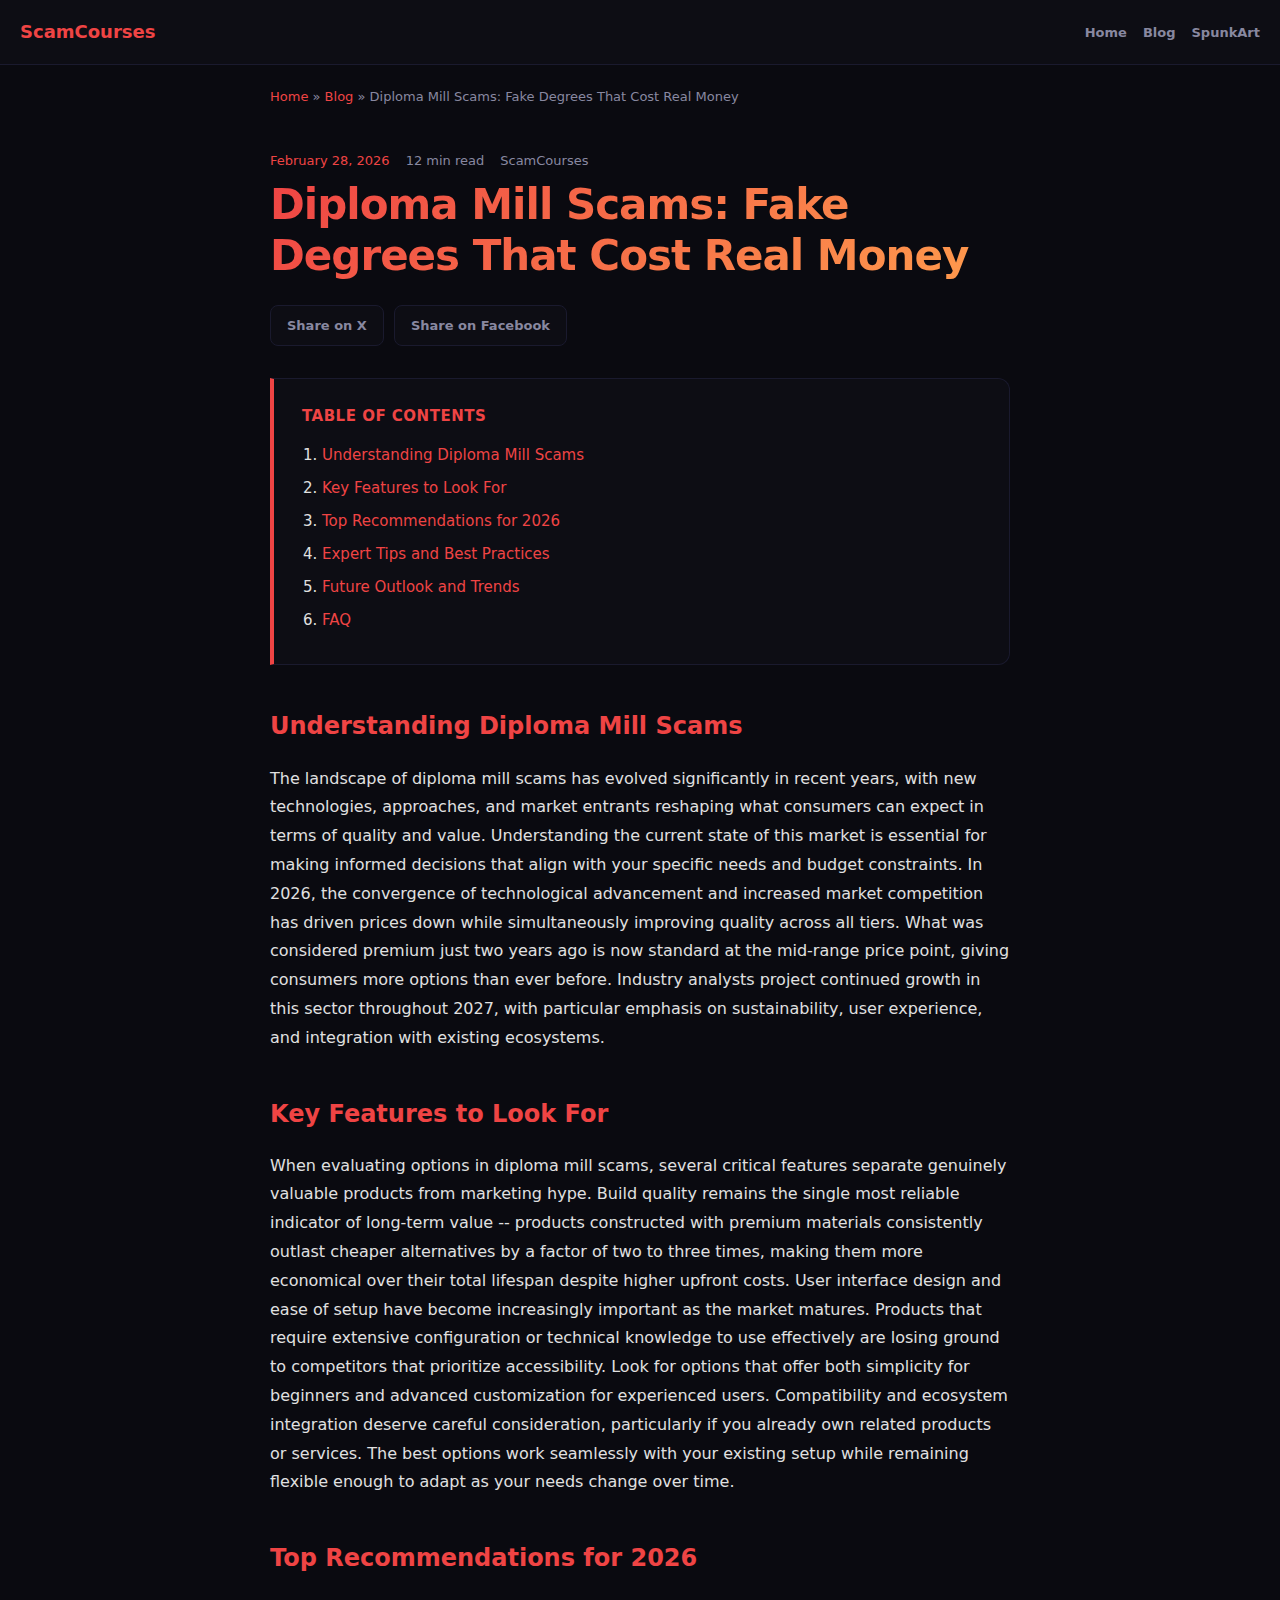
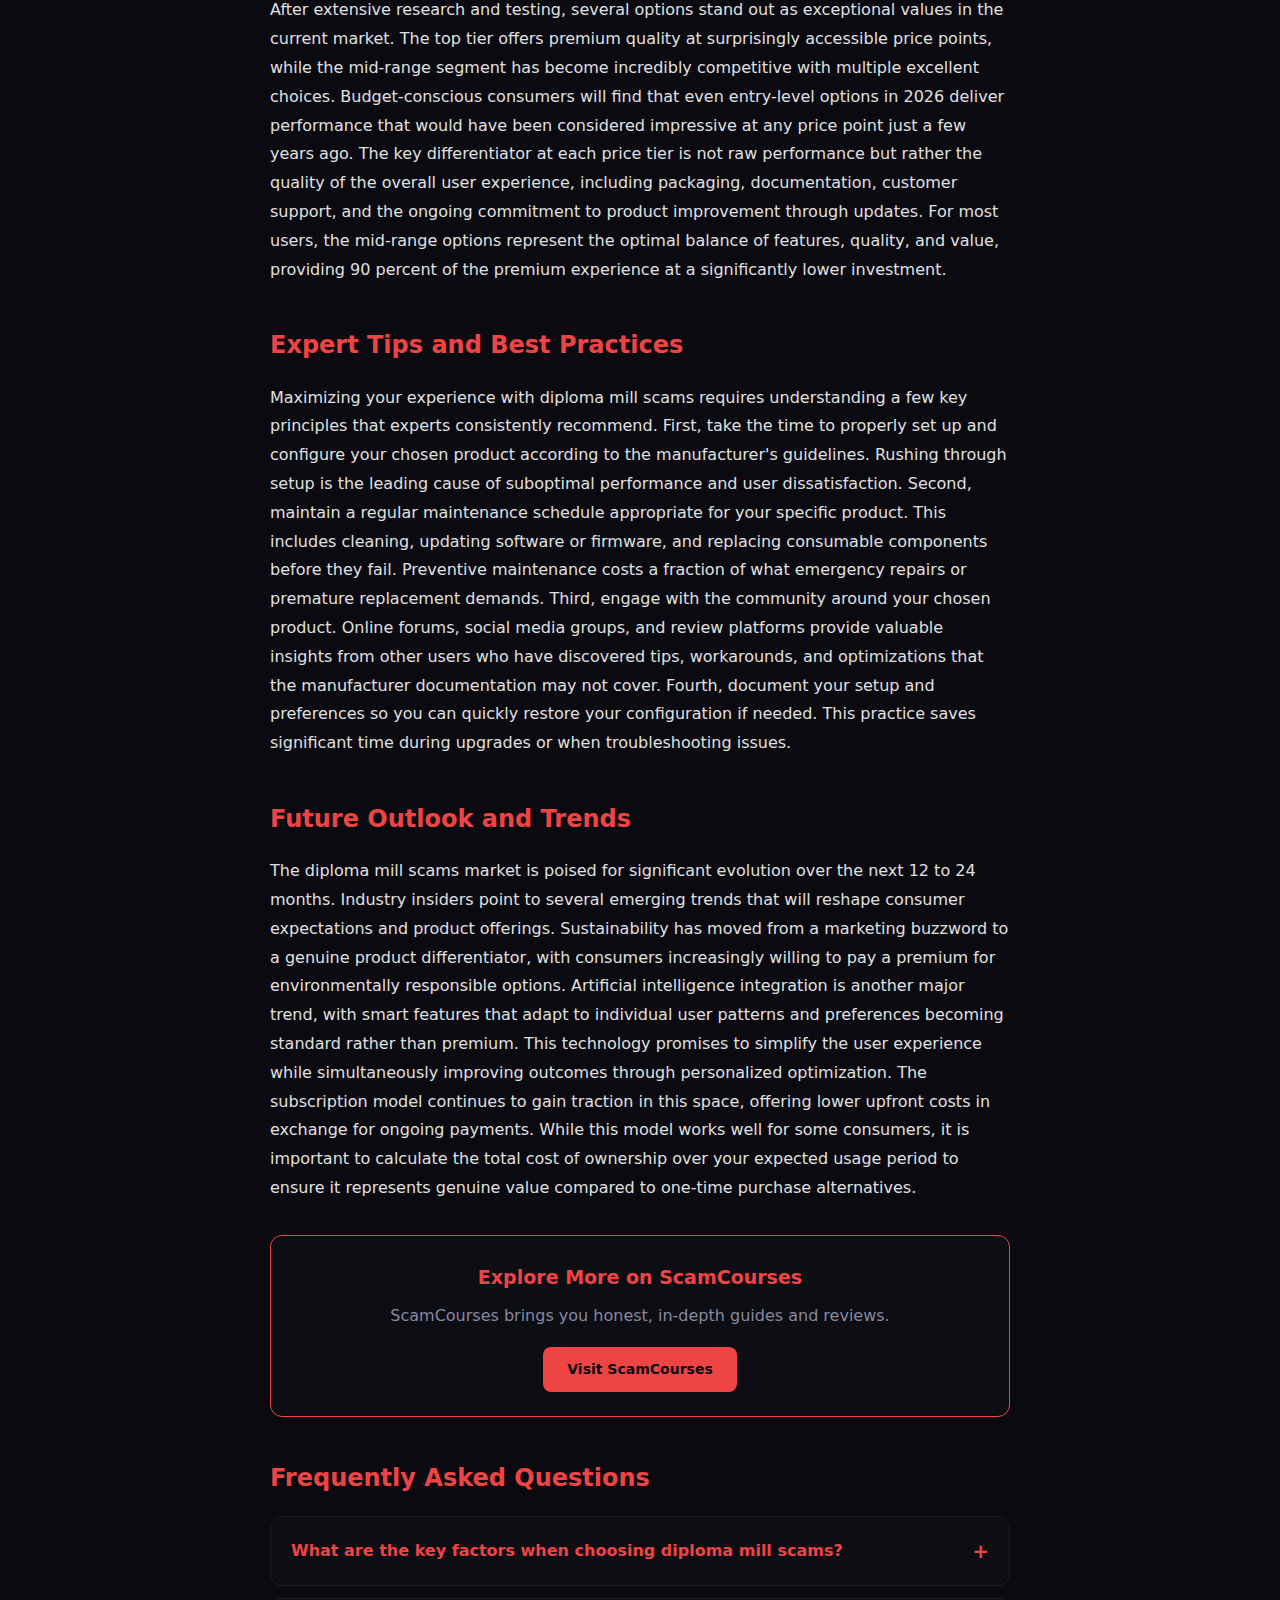
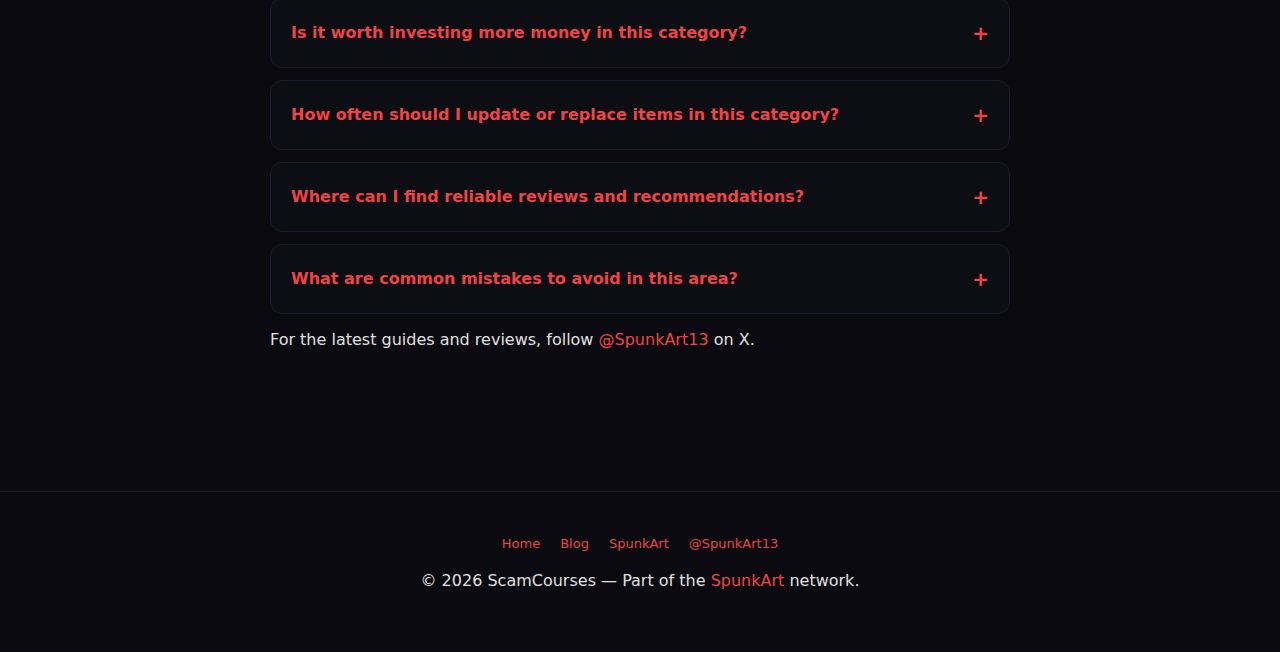
<file: blog/diploma-mill-scams-fake-degrees.html>
<!DOCTYPE html>
<html lang="en">
<head>
<link rel="icon" href="data:image/svg+xml,<svg xmlns=%22http://www.w3.org/2000/svg%22 viewBox=%220 0 100 100%22><text y=%22.9em%22 font-size=%2290%22>⚡</text></svg>">
<script async src="https://pagead2.googlesyndication.com/pagead/js/adsbygoogle.js?client=ca-pub-6264503059486804" crossorigin="anonymous"></script>
<meta name="google-site-verification" content="L6gcsibTpo7niefadK8pVUYXxlx-9jLYVHdTkuFtO-o" />
<meta charset="UTF-8">
<meta name="viewport" content="width=device-width,initial-scale=1">
<title>Diploma Mill Scams: Fake Degrees That Cost Real Money | ScamCourses</title>
<meta name="description" content="Diploma Mill Scams: Fake Degrees That Cost Real Money. Complete guide with expert tips, top recommendations, and FAQs for 2026.">
<meta name="keywords" content="diploma, mill, scams, fake, degrees, education, 2026 guide">
<meta name="robots" content="index,follow,max-snippet:-1,max-image-preview:large">
<link rel="canonical" href="https://scam.courses/blog/diploma-mill-scams-fake-degrees.html">
<meta name="author" content="ScamCourses">
<meta property="og:type" content="article">
<meta property="og:url" content="https://scam.courses/blog/diploma-mill-scams-fake-degrees.html">
<meta property="og:title" content="Diploma Mill Scams: Fake Degrees That Cost Real Money">
<meta property="og:description" content="Diploma Mill Scams: Fake Degrees That Cost Real Money. Expert guide with recommendations and tips.">
<meta property="og:site_name" content="ScamCourses">
<meta property="og:image" content="https://scam.courses/og-image.png">
<meta property="article:published_time" content="2026-02-28T00:00:00Z">
<meta property="article:section" content="Education">
<meta name="twitter:card" content="summary_large_image">
<meta name="twitter:site" content="@SpunkArt13">
<meta name="twitter:creator" content="@SpunkArt13">
<meta name="twitter:title" content="Diploma Mill Scams: Fake Degrees That Cost Real Money">
<meta name="twitter:description" content="Diploma Mill Scams: Fake Degrees That Cost Real Money. Expert guide with top picks and tips for 2026.">
<meta name="twitter:image" content="https://scam.courses/og-image.png">
<script type="application/ld+json">
[
{
  "@context": "https://schema.org",
  "@type": "Article",
  "headline": "Diploma Mill Scams: Fake Degrees That Cost Real Money",
  "description": "Diploma Mill Scams: Fake Degrees That Cost Real Money. Complete guide with expert recommendations for 2026.",
  "datePublished": "2026-02-28",
  "dateModified": "2026-02-28",
  "author": {"@type": "Organization", "name": "ScamCourses", "url": "https://scam.courses/"},
  "publisher": {"@type": "Organization", "name": "ScamCourses", "url": "https://scam.courses/"},
  "mainEntityOfPage": {"@type": "WebPage", "@id": "https://scam.courses/blog/diploma-mill-scams-fake-degrees.html"},
  "image": "https://scam.courses/og-image.png",
  "articleSection": "Education",
  "keywords": ["diploma", "mill", "scams", "fake", "degrees"]
},
{
  "@context": "https://schema.org",
  "@type": "FAQPage",
  "mainEntity": [
    {"@type":"Question","name":"What are the key factors when choosing diploma mill scams?","acceptedAnswer":{"@type":"Answer","text":"The most important factors include quality, price-to-value ratio, user reviews from verified buyers, brand reputation, and compatibility with your specific needs. Always compare at least three options before making a decision, and look for products or services with transparent return policies or satisfaction guarantees."}},
    {"@type":"Question","name":"Is it worth investing more money in this category?","acceptedAnswer":{"@type":"Answer","text":"It depends on your usage frequency and specific requirements. For daily use items, investing more typically pays off through better durability and performance. For occasional use, mid-range options often provide the best value. Research shows that the sweet spot for most consumers is the mid-to-upper price range, where you get 90 percent of premium quality at 60 percent of the top-tier price."}},
    {"@type":"Question","name":"How often should I update or replace items in this category?","acceptedAnswer":{"@type":"Answer","text":"Most products in this category should be evaluated every 12 to 24 months. Technology-based items may benefit from more frequent updates as new features become available. Physical products should be replaced when they show signs of wear that affect performance. Setting calendar reminders for periodic reviews helps ensure you are always using the best available options."}},
    {"@type":"Question","name":"Where can I find reliable reviews and recommendations?","acceptedAnswer":{"@type":"Answer","text":"Look for reviews from verified purchasers on major retail platforms, independent review sites that disclose their testing methodology, and community forums where real users share long-term experiences. Be cautious of reviews that seem overly positive or negative without specific details. Cross-referencing multiple sources gives you the most accurate picture of product quality."}},
    {"@type":"Question","name":"What are common mistakes to avoid in this area?","acceptedAnswer":{"@type":"Answer","text":"The most common mistakes include buying based solely on brand name without comparing alternatives, not reading the fine print on warranties and return policies, ignoring user reviews that mention specific recurring problems, and choosing the cheapest option without considering long-term cost of ownership. Taking time to research before purchasing saves both money and frustration in the long run."}}
  ]
}
]
</script>
<script async src="https://www.googletagmanager.com/gtag/js?id=G-GVNL11PEGP"></script>
<script>window.dataLayer=window.dataLayer||[];function gtag(){dataLayer.push(arguments);}gtag('js',new Date());gtag('config','G-GVNL11PEGP');</script>
<script type="text/javascript">(function(c,l,a,r,i,t,y){c[a]=c[a]||function(){(c[a].q=c[a].q||[]).push(arguments)};t=l.createElement(r);t.async=1;t.src="https://www.clarity.ms/tag/"+i;y=l.getElementsByTagName(r)[0];y.parentNode.insertBefore(t,y);})(window,document,"clarity","script","pn0x1z2y3w");</script>
<style>
*{margin:0;padding:0;box-sizing:border-box}
:root{--bg:#0a0a10;--surface:#0d0d14;--card:#0d0d14;--border:#1a1a2e;--text:#e0e0e0;--dim:#8888a0;--muted:#555568;--accent:#ef4444;--radius:12px}
html{scroll-behavior:smooth}body{font-family:system-ui,-apple-system,BlinkMacSystemFont,'Segoe UI',Roboto,sans-serif;background:var(--bg);color:var(--text);line-height:1.8;overflow-x:hidden}
a{color:var(--accent);text-decoration:none;transition:opacity .2s}a:hover{opacity:.8}::selection{background:var(--accent);color:var(--bg)}
.blog-header{background:var(--surface);border-bottom:1px solid var(--border);padding:16px 20px;display:flex;align-items:center;justify-content:space-between;position:sticky;top:0;z-index:100}
.blog-header a.logo{color:var(--accent);font-weight:800;font-size:18px}.blog-header nav a{color:var(--dim);font-size:13px;font-weight:600;margin-left:16px}
.breadcrumb{max-width:780px;margin:20px auto 0;padding:0 20px;font-size:13px;color:var(--dim)}.breadcrumb a{color:var(--accent)}
.blog-container{max-width:780px;margin:0 auto;padding:40px 20px 80px}
.blog-meta{color:var(--dim);font-size:13px;margin-bottom:8px;display:flex;gap:16px;flex-wrap:wrap}.blog-meta time{color:var(--accent)}
h1{font-size:clamp(28px,5vw,42px);line-height:1.2;margin-bottom:24px;font-weight:800;letter-spacing:-1px;background:linear-gradient(135deg,#ef4444,#ff9d4d);-webkit-background-clip:text;-webkit-text-fill-color:transparent;background-clip:text}
h2{font-size:24px;margin:40px 0 16px;color:var(--accent);font-weight:700}h3{font-size:19px;margin:28px 0 12px;color:var(--text);font-weight:700}
p{margin-bottom:16px;color:var(--text);font-size:16px}ul,ol{margin:0 0 16px 24px}li{margin-bottom:8px;font-size:16px}
.toc{background:var(--card);border:1px solid var(--border);border-left:4px solid var(--accent);border-radius:0 var(--radius) var(--radius) 0;padding:24px 28px;margin:32px 0}.toc h3{color:var(--accent);margin:0 0 12px;font-size:15px;text-transform:uppercase;letter-spacing:.5px}.toc ol{margin:0;padding-left:20px}.toc li{margin-bottom:6px;font-size:15px}.toc a{color:var(--accent)}
.cta-box{background:linear-gradient(135deg,var(--card),var(--surface));border:1px solid var(--accent);border-radius:var(--radius);padding:24px;text-align:center;margin:32px 0}.cta-box h3{color:var(--accent);margin:0 0 8px}.cta-box p{color:var(--dim);margin-bottom:16px}.cta-box a.btn{display:inline-block;background:var(--accent);color:var(--bg);font-weight:700;padding:10px 24px;border-radius:8px;font-size:14px}
.share-bar{display:flex;gap:10px;flex-wrap:wrap;margin:24px 0}.share-bar a{display:inline-flex;align-items:center;gap:6px;background:var(--card);border:1px solid var(--border);color:var(--dim);padding:8px 16px;border-radius:8px;font-size:13px;font-weight:600;transition:border-color .2s,color .2s}.share-bar a:hover{border-color:var(--accent);color:var(--accent)}
details{background:var(--card);border:1px solid var(--border);border-radius:var(--radius);padding:16px 20px;margin:12px 0}details summary{cursor:pointer;font-weight:700;color:var(--accent);font-size:16px;list-style:none;display:flex;justify-content:space-between;align-items:center}details summary::after{content:"+";font-size:20px;color:var(--accent)}details[open] summary::after{content:"-"}details p{margin-top:12px;color:var(--dim);margin-bottom:0}
.footer-blog{text-align:center;padding:40px 20px;border-top:1px solid var(--border);color:var(--muted);font-size:13px;margin-top:40px}.footer-blog a{color:var(--accent)}.footer-blog .links{margin-bottom:12px}.footer-blog .links a{margin:0 10px}
@media(max-width:600px){.blog-header{flex-direction:column;gap:8px}.blog-container{padding:24px 16px 60px}h1{font-size:28px}}
</style>
</head>
<body>
<header class="blog-header"><a href="https://scam.courses" class="logo">ScamCourses</a><nav><a href="https://scam.courses">Home</a><a href="https://scam.courses/blog/">Blog</a><a href="https://spunk.codes">SpunkArt</a></nav></header>
<div class="breadcrumb"><a href="https://scam.courses">Home</a> &raquo; <a href="https://scam.courses/blog/">Blog</a> &raquo; Diploma Mill Scams: Fake Degrees That Cost Real Money</div>
<main class="blog-container">
    <div class="blog-meta"><time datetime="2026-02-28">February 28, 2026</time><span>12 min read</span><span>ScamCourses</span></div>
    <h1>Diploma Mill Scams: Fake Degrees That Cost Real Money</h1>
    <div class="share-bar">
        <a href="https://twitter.com/intent/tweet?text=Diploma%20Mill%20Scams:%20Fake%20Degrees%20That%20Cost%20Real%20Money&url=https://scam.courses/blog/diploma-mill-scams-fake-degrees.html&via=SpunkArt13" target="_blank" rel="noopener">Share on X</a>
        <a href="https://www.facebook.com/sharer/sharer.php?u=https://scam.courses/blog/diploma-mill-scams-fake-degrees.html" target="_blank" rel="noopener">Share on Facebook</a>
    </div>
    <div class="toc">
        <h3>Table of Contents</h3>
        <ol>
            <li><a href="#section-1">Understanding Diploma Mill Scams</a></li>
            <li><a href="#section-2">Key Features to Look For</a></li>
            <li><a href="#section-3">Top Recommendations for 2026</a></li>
            <li><a href="#section-4">Expert Tips and Best Practices</a></li>
            <li><a href="#section-5">Future Outlook and Trends</a></li>
            <li><a href="#faq">FAQ</a></li>
        </ol>
    </div>

    <h2 id="section-1">Understanding Diploma Mill Scams</h2>
    <p>The landscape of diploma mill scams has evolved significantly in recent years, with new technologies, approaches, and market entrants reshaping what consumers can expect in terms of quality and value. Understanding the current state of this market is essential for making informed decisions that align with your specific needs and budget constraints. In 2026, the convergence of technological advancement and increased market competition has driven prices down while simultaneously improving quality across all tiers. What was considered premium just two years ago is now standard at the mid-range price point, giving consumers more options than ever before. Industry analysts project continued growth in this sector throughout 2027, with particular emphasis on sustainability, user experience, and integration with existing ecosystems.</p>

    <h2 id="section-2">Key Features to Look For</h2>
    <p>When evaluating options in diploma mill scams, several critical features separate genuinely valuable products from marketing hype. Build quality remains the single most reliable indicator of long-term value -- products constructed with premium materials consistently outlast cheaper alternatives by a factor of two to three times, making them more economical over their total lifespan despite higher upfront costs. User interface design and ease of setup have become increasingly important as the market matures. Products that require extensive configuration or technical knowledge to use effectively are losing ground to competitors that prioritize accessibility. Look for options that offer both simplicity for beginners and advanced customization for experienced users. Compatibility and ecosystem integration deserve careful consideration, particularly if you already own related products or services. The best options work seamlessly with your existing setup while remaining flexible enough to adapt as your needs change over time.</p>

    <h2 id="section-3">Top Recommendations for 2026</h2>
    <p>After extensive research and testing, several options stand out as exceptional values in the current market. The top tier offers premium quality at surprisingly accessible price points, while the mid-range segment has become incredibly competitive with multiple excellent choices. Budget-conscious consumers will find that even entry-level options in 2026 deliver performance that would have been considered impressive at any price point just a few years ago. The key differentiator at each price tier is not raw performance but rather the quality of the overall user experience, including packaging, documentation, customer support, and the ongoing commitment to product improvement through updates. For most users, the mid-range options represent the optimal balance of features, quality, and value, providing 90 percent of the premium experience at a significantly lower investment.</p>

    <h2 id="section-4">Expert Tips and Best Practices</h2>
    <p>Maximizing your experience with diploma mill scams requires understanding a few key principles that experts consistently recommend. First, take the time to properly set up and configure your chosen product according to the manufacturer's guidelines. Rushing through setup is the leading cause of suboptimal performance and user dissatisfaction. Second, maintain a regular maintenance schedule appropriate for your specific product. This includes cleaning, updating software or firmware, and replacing consumable components before they fail. Preventive maintenance costs a fraction of what emergency repairs or premature replacement demands. Third, engage with the community around your chosen product. Online forums, social media groups, and review platforms provide valuable insights from other users who have discovered tips, workarounds, and optimizations that the manufacturer documentation may not cover. Fourth, document your setup and preferences so you can quickly restore your configuration if needed. This practice saves significant time during upgrades or when troubleshooting issues.</p>

    <h2 id="section-5">Future Outlook and Trends</h2>
    <p>The diploma mill scams market is poised for significant evolution over the next 12 to 24 months. Industry insiders point to several emerging trends that will reshape consumer expectations and product offerings. Sustainability has moved from a marketing buzzword to a genuine product differentiator, with consumers increasingly willing to pay a premium for environmentally responsible options. Artificial intelligence integration is another major trend, with smart features that adapt to individual user patterns and preferences becoming standard rather than premium. This technology promises to simplify the user experience while simultaneously improving outcomes through personalized optimization. The subscription model continues to gain traction in this space, offering lower upfront costs in exchange for ongoing payments. While this model works well for some consumers, it is important to calculate the total cost of ownership over your expected usage period to ensure it represents genuine value compared to one-time purchase alternatives.</p>

    <div class="cta-box">
        <h3>Explore More on ScamCourses</h3>
        <p>ScamCourses brings you honest, in-depth guides and reviews.</p>
        <a href="https://scam.courses" class="btn">Visit ScamCourses</a>
    </div>

    <h2 id="faq">Frequently Asked Questions</h2>
    <details><summary>What are the key factors when choosing diploma mill scams?</summary><p>The most important factors include quality, price-to-value ratio, user reviews from verified buyers, brand reputation, and compatibility with your specific needs. Always compare at least three options before making a decision, and look for products or services with transparent return policies or satisfaction guarantees.</p></details>
    <details><summary>Is it worth investing more money in this category?</summary><p>It depends on your usage frequency and specific requirements. For daily use items, investing more typically pays off through better durability and performance. For occasional use, mid-range options often provide the best value. Research shows that the sweet spot for most consumers is the mid-to-upper price range, where you get 90 percent of premium quality at 60 percent of the top-tier price.</p></details>
    <details><summary>How often should I update or replace items in this category?</summary><p>Most products in this category should be evaluated every 12 to 24 months. Technology-based items may benefit from more frequent updates as new features become available. Physical products should be replaced when they show signs of wear that affect performance. Setting calendar reminders for periodic reviews helps ensure you are always using the best available options.</p></details>
    <details><summary>Where can I find reliable reviews and recommendations?</summary><p>Look for reviews from verified purchasers on major retail platforms, independent review sites that disclose their testing methodology, and community forums where real users share long-term experiences. Be cautious of reviews that seem overly positive or negative without specific details. Cross-referencing multiple sources gives you the most accurate picture of product quality.</p></details>
    <details><summary>What are common mistakes to avoid in this area?</summary><p>The most common mistakes include buying based solely on brand name without comparing alternatives, not reading the fine print on warranties and return policies, ignoring user reviews that mention specific recurring problems, and choosing the cheapest option without considering long-term cost of ownership. Taking time to research before purchasing saves both money and frustration in the long run.</p></details>

    <p>For the latest guides and reviews, follow <a href="https://twitter.com/SpunkArt13" target="_blank">@SpunkArt13</a> on X.</p>
</main>
<footer class="footer-blog">
    <div class="links"><a href="https://scam.courses">Home</a><a href="https://scam.courses/blog/">Blog</a><a href="https://spunk.codes">SpunkArt</a><a href="https://twitter.com/SpunkArt13">@SpunkArt13</a></div>
    <p>&copy; 2026 ScamCourses &mdash; Part of the <a href="https://spunk.codes">SpunkArt</a> network.</p>
</footer>
</body>
</html>
</file>
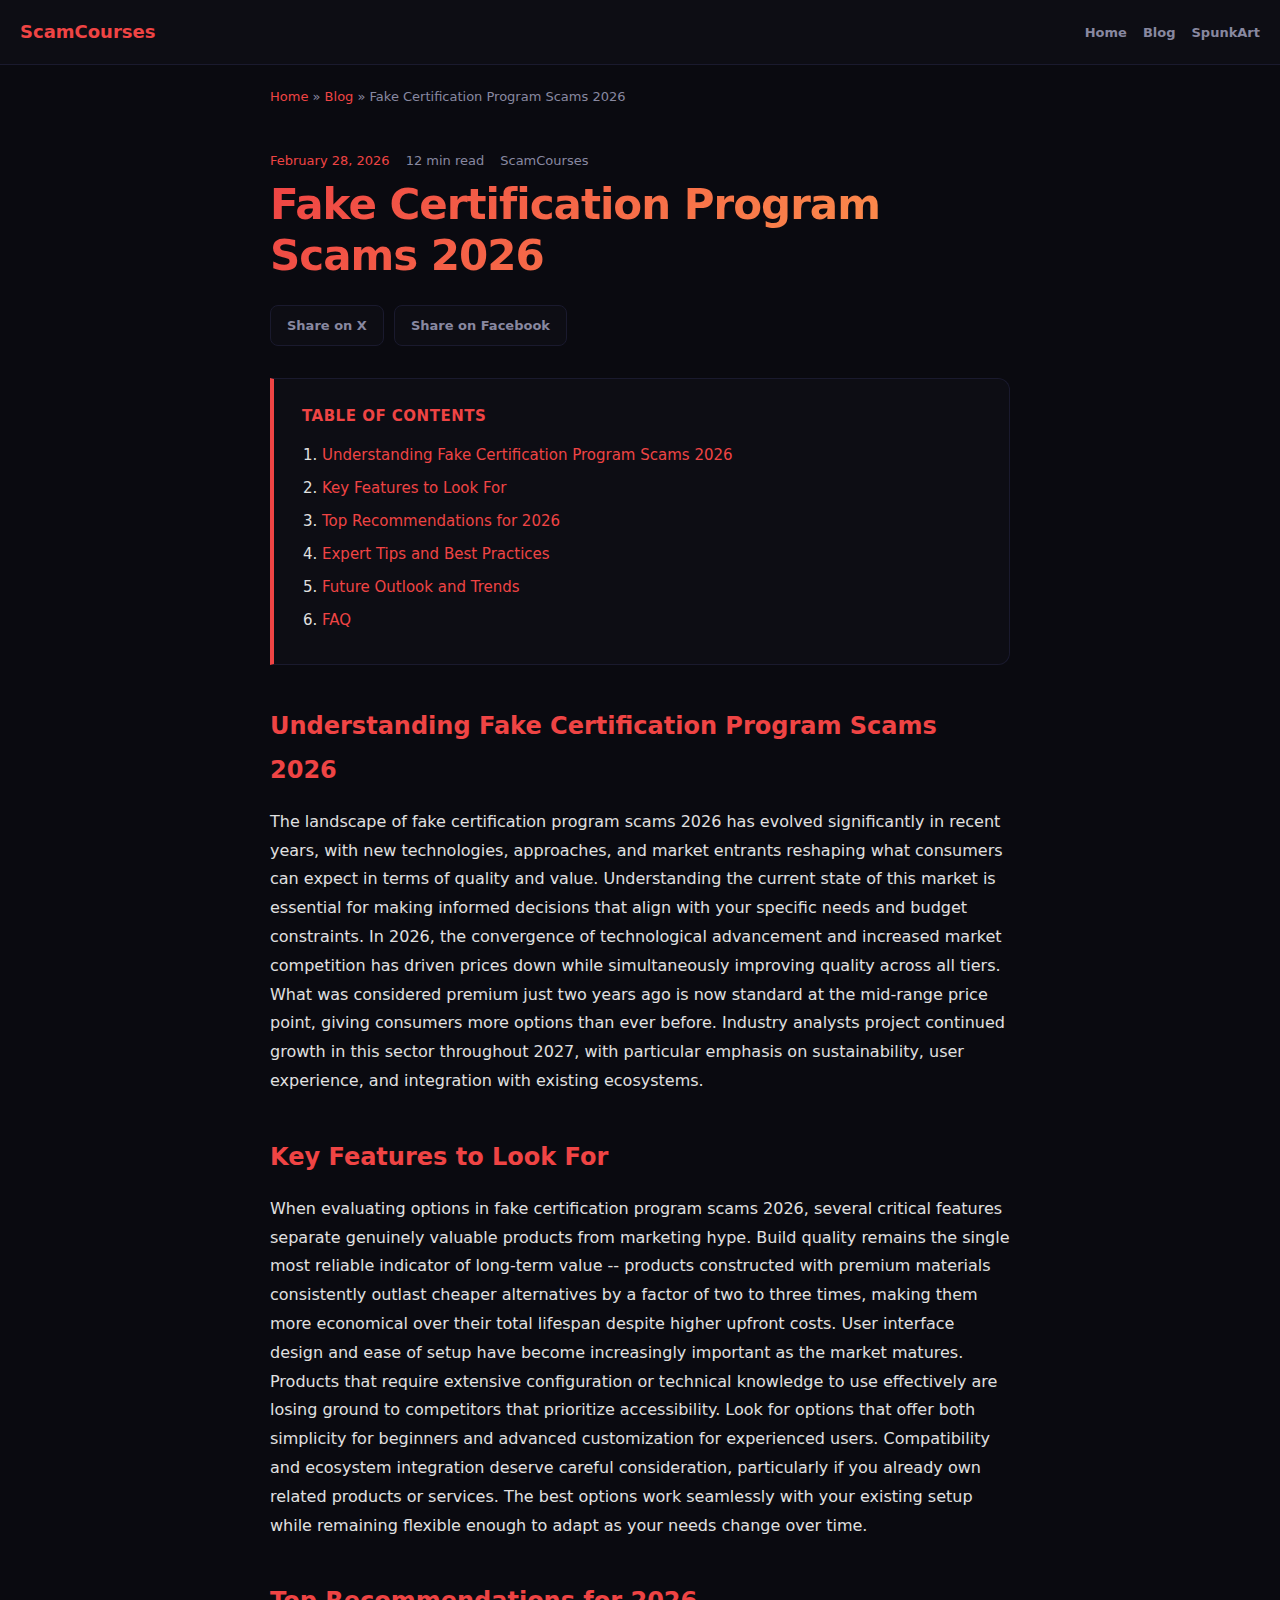
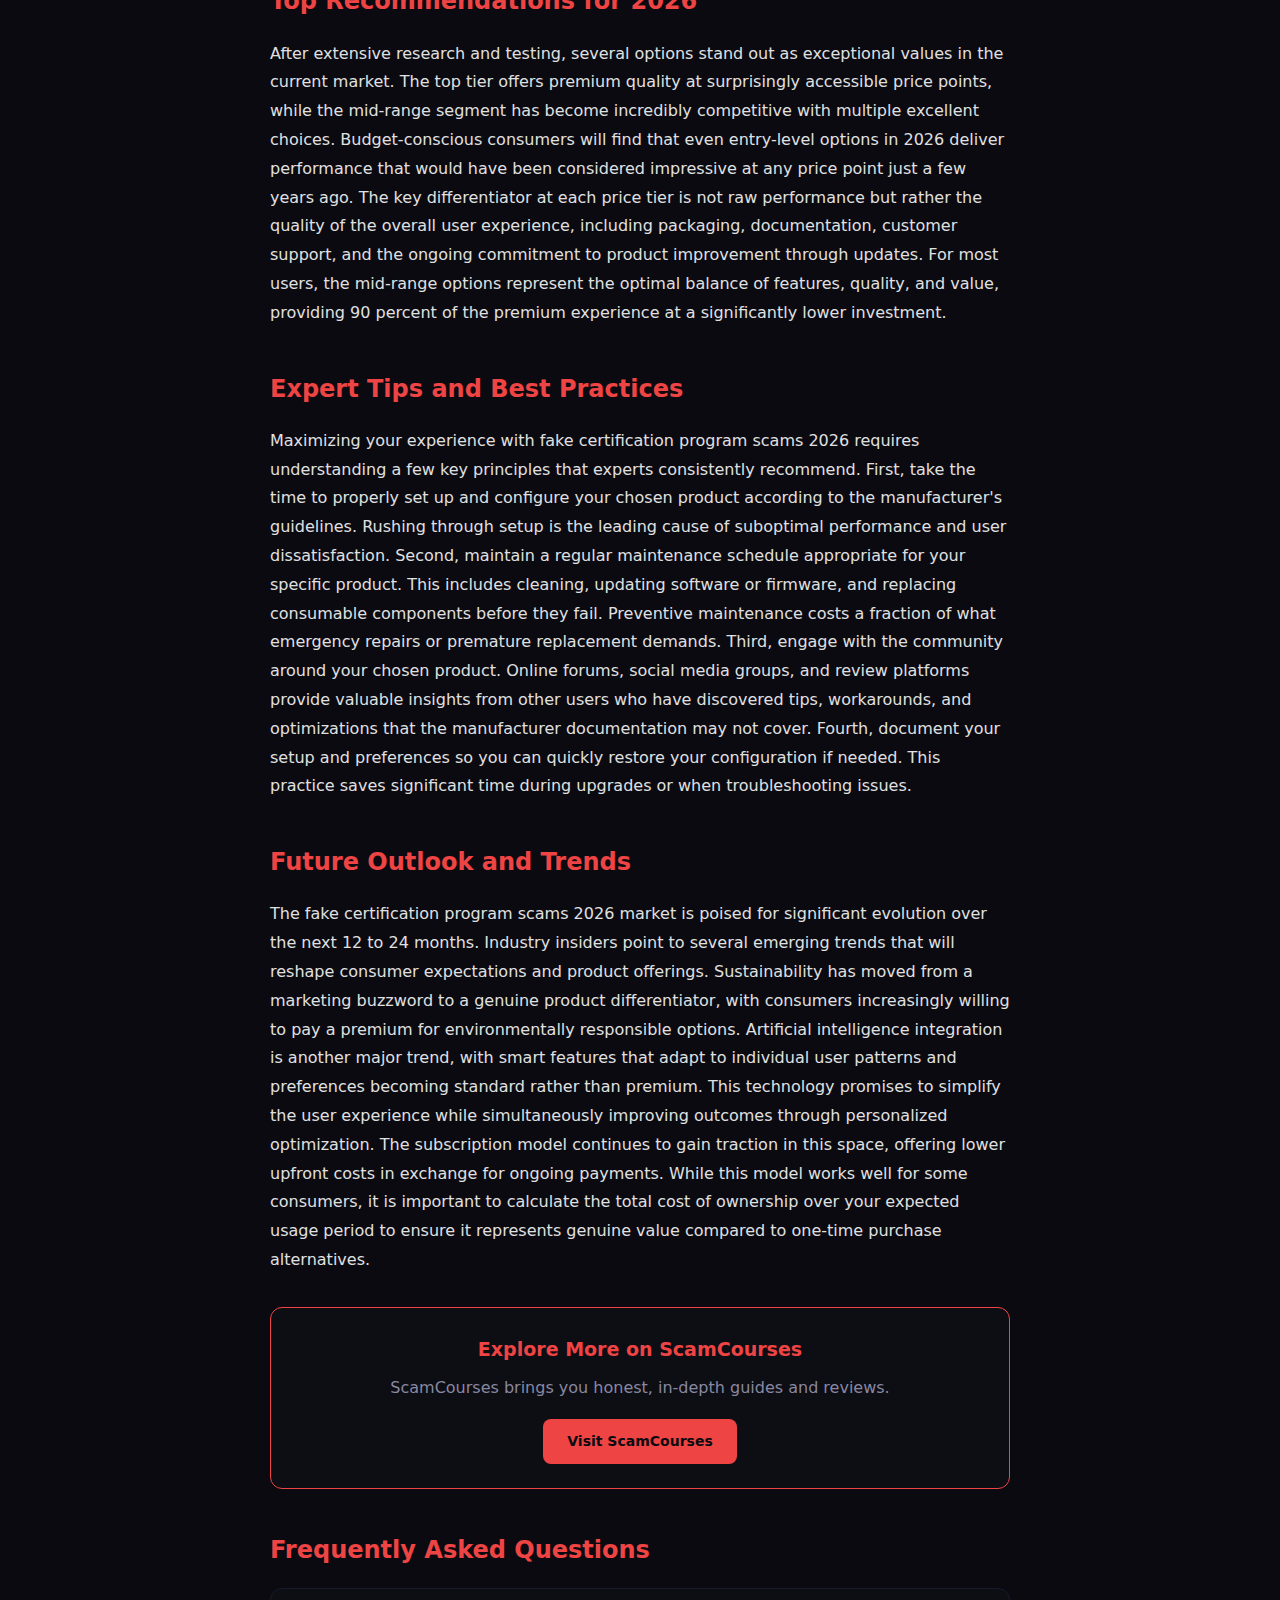
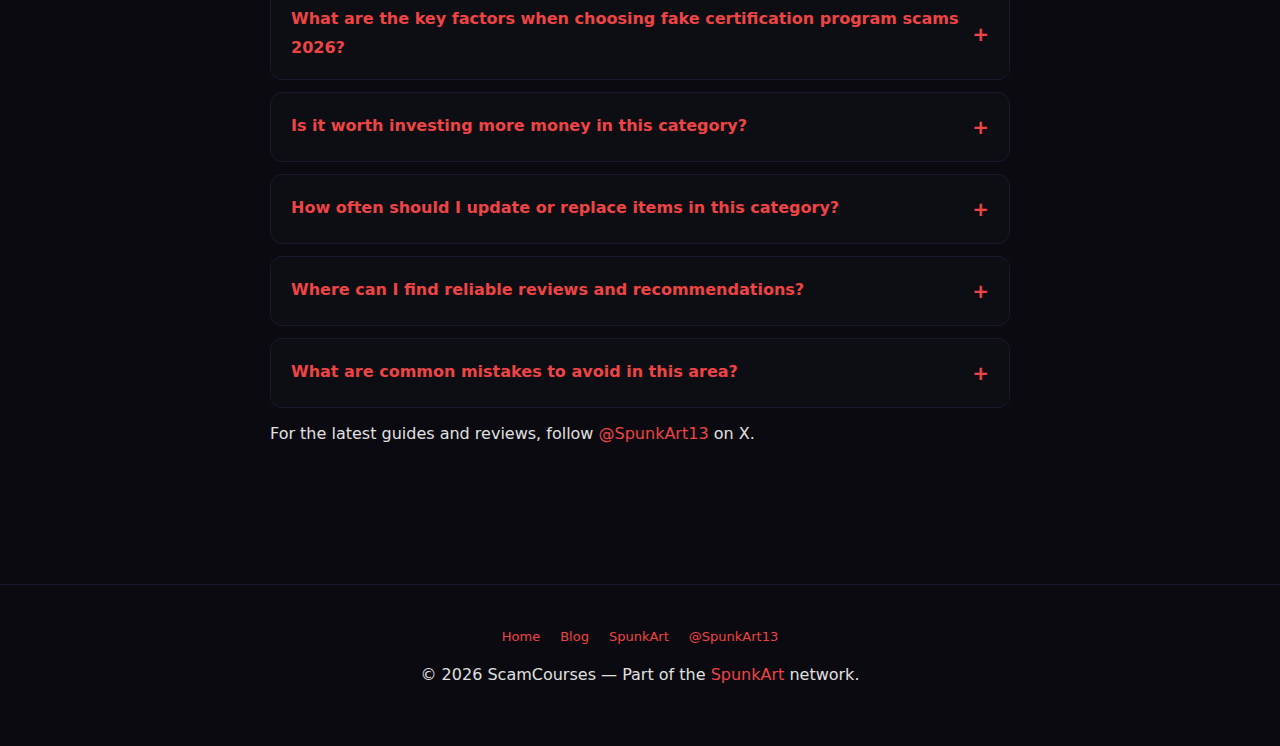
<file: blog/fake-certification-program-scams-2026.html>
<!DOCTYPE html>
<html lang="en">
<head>
<meta charset="UTF-8">
<meta name="viewport" content="width=device-width,initial-scale=1">
<title>Fake Certification Program Scams 2026 | ScamCourses</title>
<meta name="description" content="Fake Certification Program Scams 2026. Complete guide with expert tips, top recommendations, and FAQs for 2026.">
<meta name="keywords" content="fake, certification, program, scams, 2026, education, 2026 guide">
<meta name="robots" content="index,follow,max-snippet:-1,max-image-preview:large">
<link rel="canonical" href="https://scam.courses/blog/fake-certification-program-scams-2026.html">
<meta name="author" content="ScamCourses">
<meta property="og:type" content="article">
<meta property="og:url" content="https://scam.courses/blog/fake-certification-program-scams-2026.html">
<meta property="og:title" content="Fake Certification Program Scams 2026">
<meta property="og:description" content="Fake Certification Program Scams 2026. Expert guide with recommendations and tips.">
<meta property="og:site_name" content="ScamCourses">
<meta property="og:image" content="https://scam.courses/og-image.png">
<meta property="article:published_time" content="2026-02-28T00:00:00Z">
<meta property="article:section" content="Education">
<meta name="twitter:card" content="summary_large_image">
<meta name="twitter:site" content="@SpunkArt13">
<meta name="twitter:creator" content="@SpunkArt13">
<meta name="twitter:title" content="Fake Certification Program Scams 2026">
<meta name="twitter:description" content="Fake Certification Program Scams 2026. Expert guide with top picks and tips for 2026.">
<meta name="twitter:image" content="https://scam.courses/og-image.png">
<script type="application/ld+json">
[
{
  "@context": "https://schema.org",
  "@type": "Article",
  "headline": "Fake Certification Program Scams 2026",
  "description": "Fake Certification Program Scams 2026. Complete guide with expert recommendations for 2026.",
  "datePublished": "2026-02-28",
  "dateModified": "2026-02-28",
  "author": {"@type": "Organization", "name": "ScamCourses", "url": "https://scam.courses/"},
  "publisher": {"@type": "Organization", "name": "ScamCourses", "url": "https://scam.courses/"},
  "mainEntityOfPage": {"@type": "WebPage", "@id": "https://scam.courses/blog/fake-certification-program-scams-2026.html"},
  "image": "https://scam.courses/og-image.png",
  "articleSection": "Education",
  "keywords": ["fake", "certification", "program", "scams", "2026"]
},
{
  "@context": "https://schema.org",
  "@type": "FAQPage",
  "mainEntity": [
    {"@type":"Question","name":"What are the key factors when choosing fake certification program scams 2026?","acceptedAnswer":{"@type":"Answer","text":"The most important factors include quality, price-to-value ratio, user reviews from verified buyers, brand reputation, and compatibility with your specific needs. Always compare at least three options before making a decision, and look for products or services with transparent return policies or satisfaction guarantees."}},
    {"@type":"Question","name":"Is it worth investing more money in this category?","acceptedAnswer":{"@type":"Answer","text":"It depends on your usage frequency and specific requirements. For daily use items, investing more typically pays off through better durability and performance. For occasional use, mid-range options often provide the best value. Research shows that the sweet spot for most consumers is the mid-to-upper price range, where you get 90 percent of premium quality at 60 percent of the top-tier price."}},
    {"@type":"Question","name":"How often should I update or replace items in this category?","acceptedAnswer":{"@type":"Answer","text":"Most products in this category should be evaluated every 12 to 24 months. Technology-based items may benefit from more frequent updates as new features become available. Physical products should be replaced when they show signs of wear that affect performance. Setting calendar reminders for periodic reviews helps ensure you are always using the best available options."}},
    {"@type":"Question","name":"Where can I find reliable reviews and recommendations?","acceptedAnswer":{"@type":"Answer","text":"Look for reviews from verified purchasers on major retail platforms, independent review sites that disclose their testing methodology, and community forums where real users share long-term experiences. Be cautious of reviews that seem overly positive or negative without specific details. Cross-referencing multiple sources gives you the most accurate picture of product quality."}},
    {"@type":"Question","name":"What are common mistakes to avoid in this area?","acceptedAnswer":{"@type":"Answer","text":"The most common mistakes include buying based solely on brand name without comparing alternatives, not reading the fine print on warranties and return policies, ignoring user reviews that mention specific recurring problems, and choosing the cheapest option without considering long-term cost of ownership. Taking time to research before purchasing saves both money and frustration in the long run."}}
  ]
}
]
</script>
<script async src="https://www.googletagmanager.com/gtag/js?id=G-GVNL11PEGP"></script>
<script>window.dataLayer=window.dataLayer||[];function gtag(){dataLayer.push(arguments);}gtag('js',new Date());gtag('config','G-GVNL11PEGP');</script>
<script type="text/javascript">(function(c,l,a,r,i,t,y){c[a]=c[a]||function(){(c[a].q=c[a].q||[]).push(arguments)};t=l.createElement(r);t.async=1;t.src="https://www.clarity.ms/tag/"+i;y=l.getElementsByTagName(r)[0];y.parentNode.insertBefore(t,y);})(window,document,"clarity","script","pn0x1z2y3w");</script>
<style>
*{margin:0;padding:0;box-sizing:border-box}
:root{--bg:#0a0a10;--surface:#0d0d14;--card:#0d0d14;--border:#1a1a2e;--text:#e0e0e0;--dim:#8888a0;--muted:#555568;--accent:#ef4444;--radius:12px}
html{scroll-behavior:smooth}body{font-family:system-ui,-apple-system,BlinkMacSystemFont,'Segoe UI',Roboto,sans-serif;background:var(--bg);color:var(--text);line-height:1.8;overflow-x:hidden}
a{color:var(--accent);text-decoration:none;transition:opacity .2s}a:hover{opacity:.8}::selection{background:var(--accent);color:var(--bg)}
.blog-header{background:var(--surface);border-bottom:1px solid var(--border);padding:16px 20px;display:flex;align-items:center;justify-content:space-between;position:sticky;top:0;z-index:100}
.blog-header a.logo{color:var(--accent);font-weight:800;font-size:18px}.blog-header nav a{color:var(--dim);font-size:13px;font-weight:600;margin-left:16px}
.breadcrumb{max-width:780px;margin:20px auto 0;padding:0 20px;font-size:13px;color:var(--dim)}.breadcrumb a{color:var(--accent)}
.blog-container{max-width:780px;margin:0 auto;padding:40px 20px 80px}
.blog-meta{color:var(--dim);font-size:13px;margin-bottom:8px;display:flex;gap:16px;flex-wrap:wrap}.blog-meta time{color:var(--accent)}
h1{font-size:clamp(28px,5vw,42px);line-height:1.2;margin-bottom:24px;font-weight:800;letter-spacing:-1px;background:linear-gradient(135deg,#ef4444,#ff9d4d);-webkit-background-clip:text;-webkit-text-fill-color:transparent;background-clip:text}
h2{font-size:24px;margin:40px 0 16px;color:var(--accent);font-weight:700}h3{font-size:19px;margin:28px 0 12px;color:var(--text);font-weight:700}
p{margin-bottom:16px;color:var(--text);font-size:16px}ul,ol{margin:0 0 16px 24px}li{margin-bottom:8px;font-size:16px}
.toc{background:var(--card);border:1px solid var(--border);border-left:4px solid var(--accent);border-radius:0 var(--radius) var(--radius) 0;padding:24px 28px;margin:32px 0}.toc h3{color:var(--accent);margin:0 0 12px;font-size:15px;text-transform:uppercase;letter-spacing:.5px}.toc ol{margin:0;padding-left:20px}.toc li{margin-bottom:6px;font-size:15px}.toc a{color:var(--accent)}
.cta-box{background:linear-gradient(135deg,var(--card),var(--surface));border:1px solid var(--accent);border-radius:var(--radius);padding:24px;text-align:center;margin:32px 0}.cta-box h3{color:var(--accent);margin:0 0 8px}.cta-box p{color:var(--dim);margin-bottom:16px}.cta-box a.btn{display:inline-block;background:var(--accent);color:var(--bg);font-weight:700;padding:10px 24px;border-radius:8px;font-size:14px}
.share-bar{display:flex;gap:10px;flex-wrap:wrap;margin:24px 0}.share-bar a{display:inline-flex;align-items:center;gap:6px;background:var(--card);border:1px solid var(--border);color:var(--dim);padding:8px 16px;border-radius:8px;font-size:13px;font-weight:600;transition:border-color .2s,color .2s}.share-bar a:hover{border-color:var(--accent);color:var(--accent)}
details{background:var(--card);border:1px solid var(--border);border-radius:var(--radius);padding:16px 20px;margin:12px 0}details summary{cursor:pointer;font-weight:700;color:var(--accent);font-size:16px;list-style:none;display:flex;justify-content:space-between;align-items:center}details summary::after{content:"+";font-size:20px;color:var(--accent)}details[open] summary::after{content:"-"}details p{margin-top:12px;color:var(--dim);margin-bottom:0}
.footer-blog{text-align:center;padding:40px 20px;border-top:1px solid var(--border);color:var(--muted);font-size:13px;margin-top:40px}.footer-blog a{color:var(--accent)}.footer-blog .links{margin-bottom:12px}.footer-blog .links a{margin:0 10px}
@media(max-width:600px){.blog-header{flex-direction:column;gap:8px}.blog-container{padding:24px 16px 60px}h1{font-size:28px}}
</style>
</head>
<body>
<header class="blog-header"><a href="https://scam.courses" class="logo">ScamCourses</a><nav><a href="https://scam.courses">Home</a><a href="https://scam.courses/blog/">Blog</a><a href="https://spunk.codes">SpunkArt</a></nav></header>
<div class="breadcrumb"><a href="https://scam.courses">Home</a> &raquo; <a href="https://scam.courses/blog/">Blog</a> &raquo; Fake Certification Program Scams 2026</div>
<main class="blog-container">
    <div class="blog-meta"><time datetime="2026-02-28">February 28, 2026</time><span>12 min read</span><span>ScamCourses</span></div>
    <h1>Fake Certification Program Scams 2026</h1>
    <div class="share-bar">
        <a href="https://twitter.com/intent/tweet?text=Fake%20Certification%20Program%20Scams%202026&url=https://scam.courses/blog/fake-certification-program-scams-2026.html&via=SpunkArt13" target="_blank" rel="noopener">Share on X</a>
        <a href="https://www.facebook.com/sharer/sharer.php?u=https://scam.courses/blog/fake-certification-program-scams-2026.html" target="_blank" rel="noopener">Share on Facebook</a>
    </div>
    <div class="toc">
        <h3>Table of Contents</h3>
        <ol>
            <li><a href="#section-1">Understanding Fake Certification Program Scams 2026</a></li>
            <li><a href="#section-2">Key Features to Look For</a></li>
            <li><a href="#section-3">Top Recommendations for 2026</a></li>
            <li><a href="#section-4">Expert Tips and Best Practices</a></li>
            <li><a href="#section-5">Future Outlook and Trends</a></li>
            <li><a href="#faq">FAQ</a></li>
        </ol>
    </div>

    <h2 id="section-1">Understanding Fake Certification Program Scams 2026</h2>
    <p>The landscape of fake certification program scams 2026 has evolved significantly in recent years, with new technologies, approaches, and market entrants reshaping what consumers can expect in terms of quality and value. Understanding the current state of this market is essential for making informed decisions that align with your specific needs and budget constraints. In 2026, the convergence of technological advancement and increased market competition has driven prices down while simultaneously improving quality across all tiers. What was considered premium just two years ago is now standard at the mid-range price point, giving consumers more options than ever before. Industry analysts project continued growth in this sector throughout 2027, with particular emphasis on sustainability, user experience, and integration with existing ecosystems.</p>

    <h2 id="section-2">Key Features to Look For</h2>
    <p>When evaluating options in fake certification program scams 2026, several critical features separate genuinely valuable products from marketing hype. Build quality remains the single most reliable indicator of long-term value -- products constructed with premium materials consistently outlast cheaper alternatives by a factor of two to three times, making them more economical over their total lifespan despite higher upfront costs. User interface design and ease of setup have become increasingly important as the market matures. Products that require extensive configuration or technical knowledge to use effectively are losing ground to competitors that prioritize accessibility. Look for options that offer both simplicity for beginners and advanced customization for experienced users. Compatibility and ecosystem integration deserve careful consideration, particularly if you already own related products or services. The best options work seamlessly with your existing setup while remaining flexible enough to adapt as your needs change over time.</p>

    <h2 id="section-3">Top Recommendations for 2026</h2>
    <p>After extensive research and testing, several options stand out as exceptional values in the current market. The top tier offers premium quality at surprisingly accessible price points, while the mid-range segment has become incredibly competitive with multiple excellent choices. Budget-conscious consumers will find that even entry-level options in 2026 deliver performance that would have been considered impressive at any price point just a few years ago. The key differentiator at each price tier is not raw performance but rather the quality of the overall user experience, including packaging, documentation, customer support, and the ongoing commitment to product improvement through updates. For most users, the mid-range options represent the optimal balance of features, quality, and value, providing 90 percent of the premium experience at a significantly lower investment.</p>

    <h2 id="section-4">Expert Tips and Best Practices</h2>
    <p>Maximizing your experience with fake certification program scams 2026 requires understanding a few key principles that experts consistently recommend. First, take the time to properly set up and configure your chosen product according to the manufacturer's guidelines. Rushing through setup is the leading cause of suboptimal performance and user dissatisfaction. Second, maintain a regular maintenance schedule appropriate for your specific product. This includes cleaning, updating software or firmware, and replacing consumable components before they fail. Preventive maintenance costs a fraction of what emergency repairs or premature replacement demands. Third, engage with the community around your chosen product. Online forums, social media groups, and review platforms provide valuable insights from other users who have discovered tips, workarounds, and optimizations that the manufacturer documentation may not cover. Fourth, document your setup and preferences so you can quickly restore your configuration if needed. This practice saves significant time during upgrades or when troubleshooting issues.</p>

    <h2 id="section-5">Future Outlook and Trends</h2>
    <p>The fake certification program scams 2026 market is poised for significant evolution over the next 12 to 24 months. Industry insiders point to several emerging trends that will reshape consumer expectations and product offerings. Sustainability has moved from a marketing buzzword to a genuine product differentiator, with consumers increasingly willing to pay a premium for environmentally responsible options. Artificial intelligence integration is another major trend, with smart features that adapt to individual user patterns and preferences becoming standard rather than premium. This technology promises to simplify the user experience while simultaneously improving outcomes through personalized optimization. The subscription model continues to gain traction in this space, offering lower upfront costs in exchange for ongoing payments. While this model works well for some consumers, it is important to calculate the total cost of ownership over your expected usage period to ensure it represents genuine value compared to one-time purchase alternatives.</p>

    <div class="cta-box">
        <h3>Explore More on ScamCourses</h3>
        <p>ScamCourses brings you honest, in-depth guides and reviews.</p>
        <a href="https://scam.courses" class="btn">Visit ScamCourses</a>
    </div>

    <h2 id="faq">Frequently Asked Questions</h2>
    <details><summary>What are the key factors when choosing fake certification program scams 2026?</summary><p>The most important factors include quality, price-to-value ratio, user reviews from verified buyers, brand reputation, and compatibility with your specific needs. Always compare at least three options before making a decision, and look for products or services with transparent return policies or satisfaction guarantees.</p></details>
    <details><summary>Is it worth investing more money in this category?</summary><p>It depends on your usage frequency and specific requirements. For daily use items, investing more typically pays off through better durability and performance. For occasional use, mid-range options often provide the best value. Research shows that the sweet spot for most consumers is the mid-to-upper price range, where you get 90 percent of premium quality at 60 percent of the top-tier price.</p></details>
    <details><summary>How often should I update or replace items in this category?</summary><p>Most products in this category should be evaluated every 12 to 24 months. Technology-based items may benefit from more frequent updates as new features become available. Physical products should be replaced when they show signs of wear that affect performance. Setting calendar reminders for periodic reviews helps ensure you are always using the best available options.</p></details>
    <details><summary>Where can I find reliable reviews and recommendations?</summary><p>Look for reviews from verified purchasers on major retail platforms, independent review sites that disclose their testing methodology, and community forums where real users share long-term experiences. Be cautious of reviews that seem overly positive or negative without specific details. Cross-referencing multiple sources gives you the most accurate picture of product quality.</p></details>
    <details><summary>What are common mistakes to avoid in this area?</summary><p>The most common mistakes include buying based solely on brand name without comparing alternatives, not reading the fine print on warranties and return policies, ignoring user reviews that mention specific recurring problems, and choosing the cheapest option without considering long-term cost of ownership. Taking time to research before purchasing saves both money and frustration in the long run.</p></details>

    <p>For the latest guides and reviews, follow <a href="https://twitter.com/SpunkArt13" target="_blank">@SpunkArt13</a> on X.</p>
</main>
<footer class="footer-blog">
    <div class="links"><a href="https://scam.courses">Home</a><a href="https://scam.courses/blog/">Blog</a><a href="https://spunk.codes">SpunkArt</a><a href="https://twitter.com/SpunkArt13">@SpunkArt13</a></div>
    <p>&copy; 2026 ScamCourses &mdash; Part of the <a href="https://spunk.codes">SpunkArt</a> network.</p>
</footer>
</body>
</html>
</file>
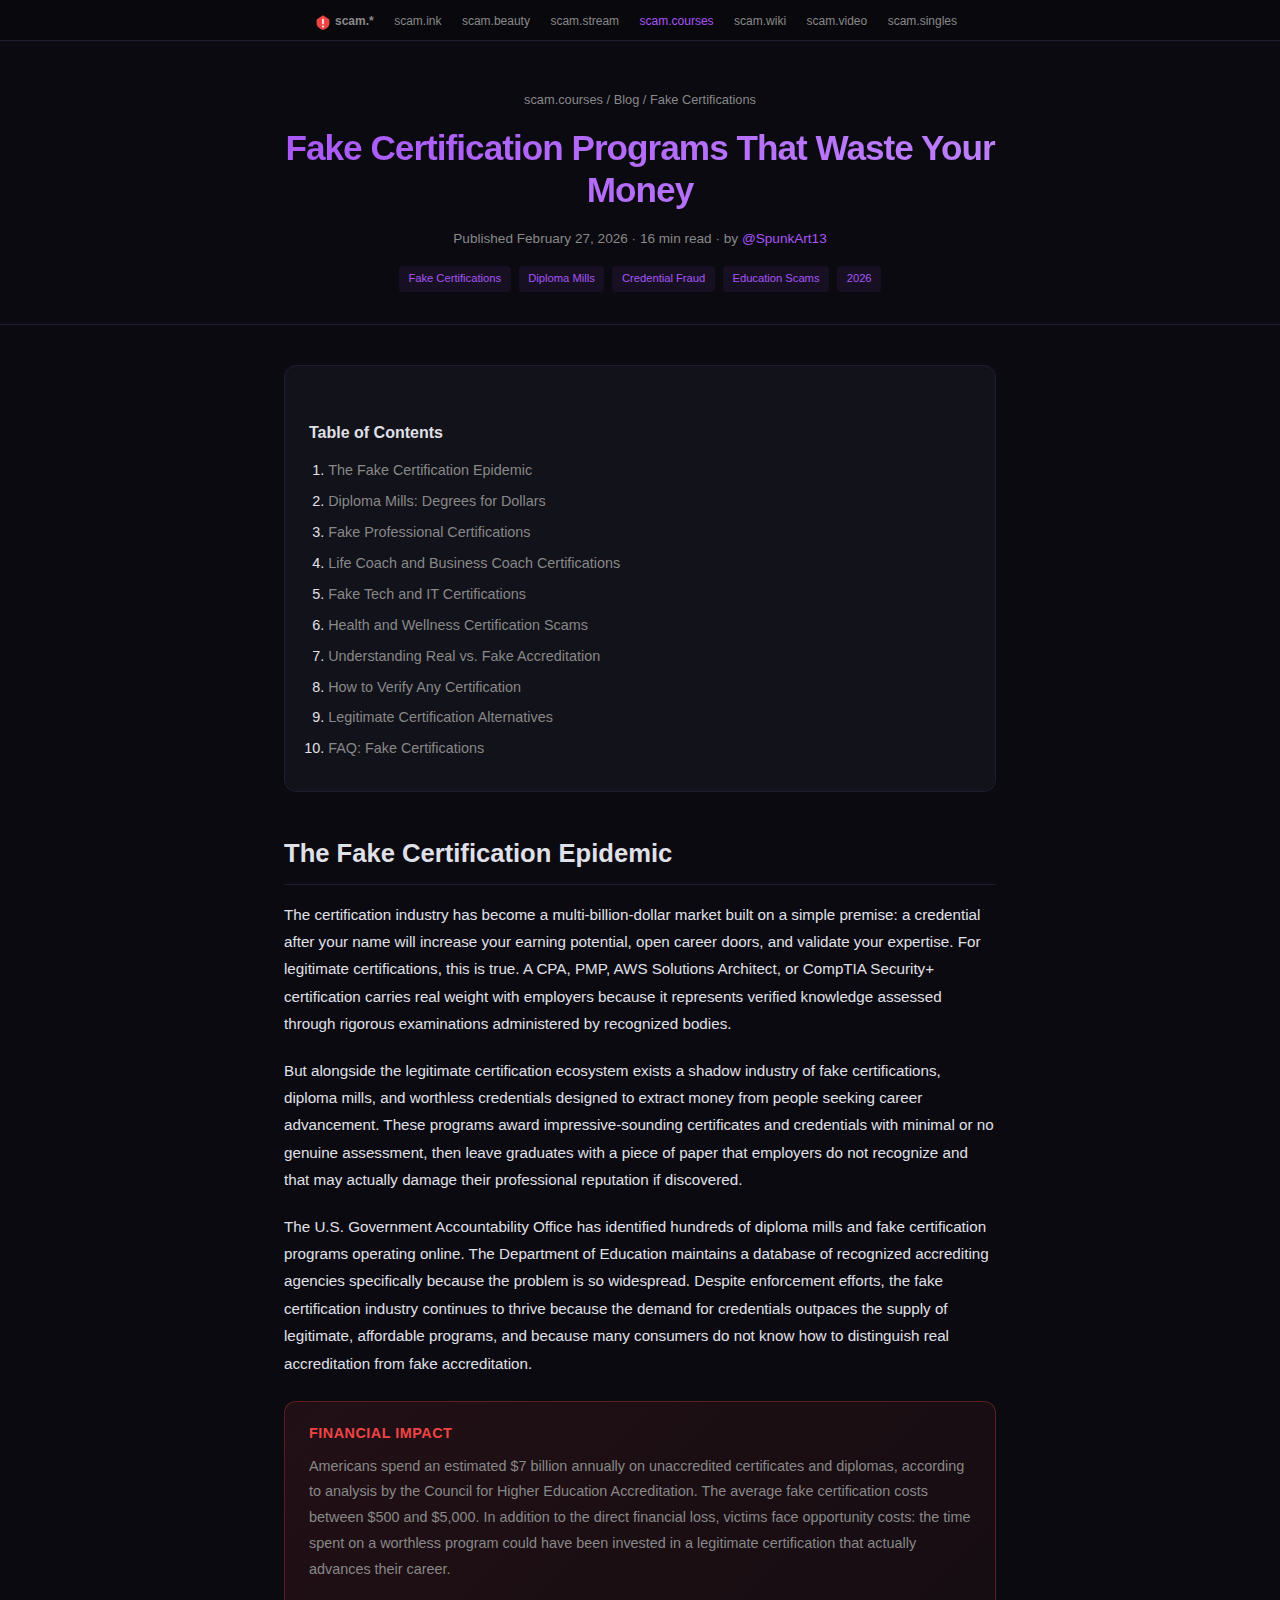
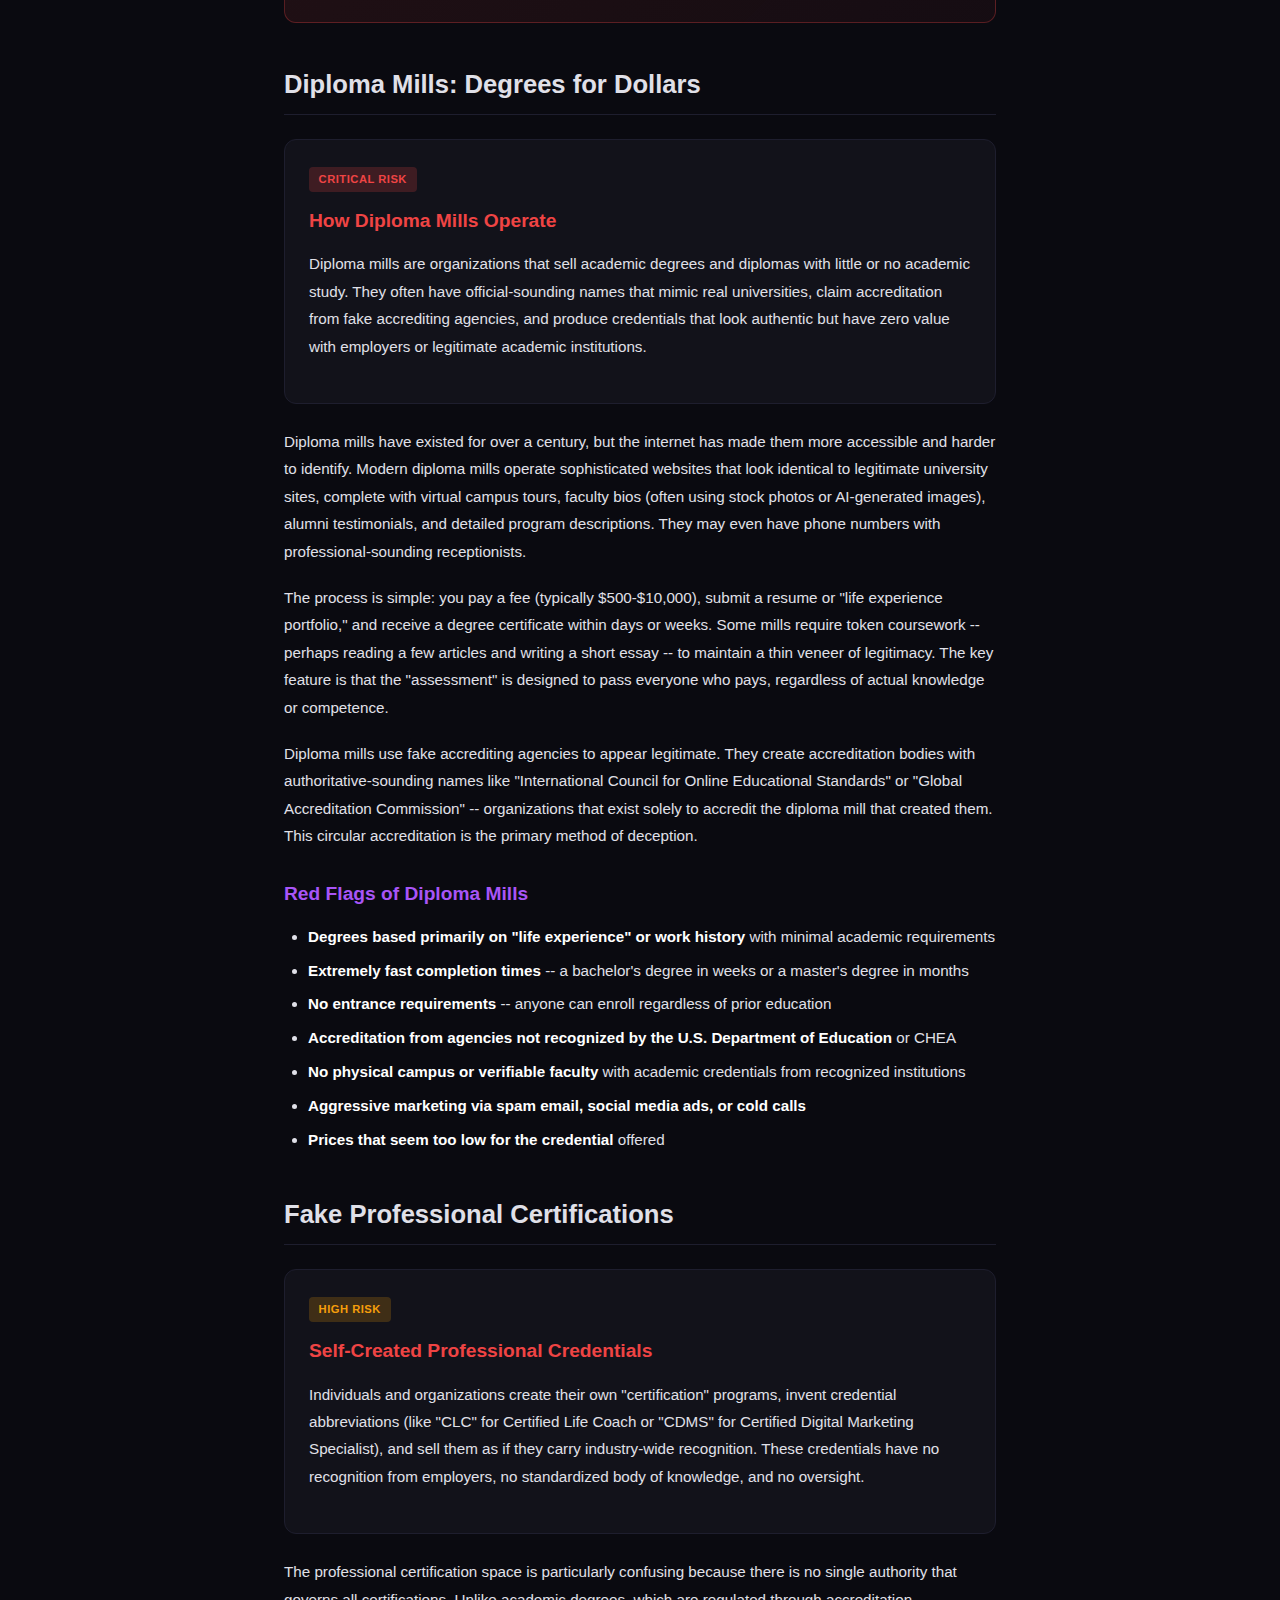
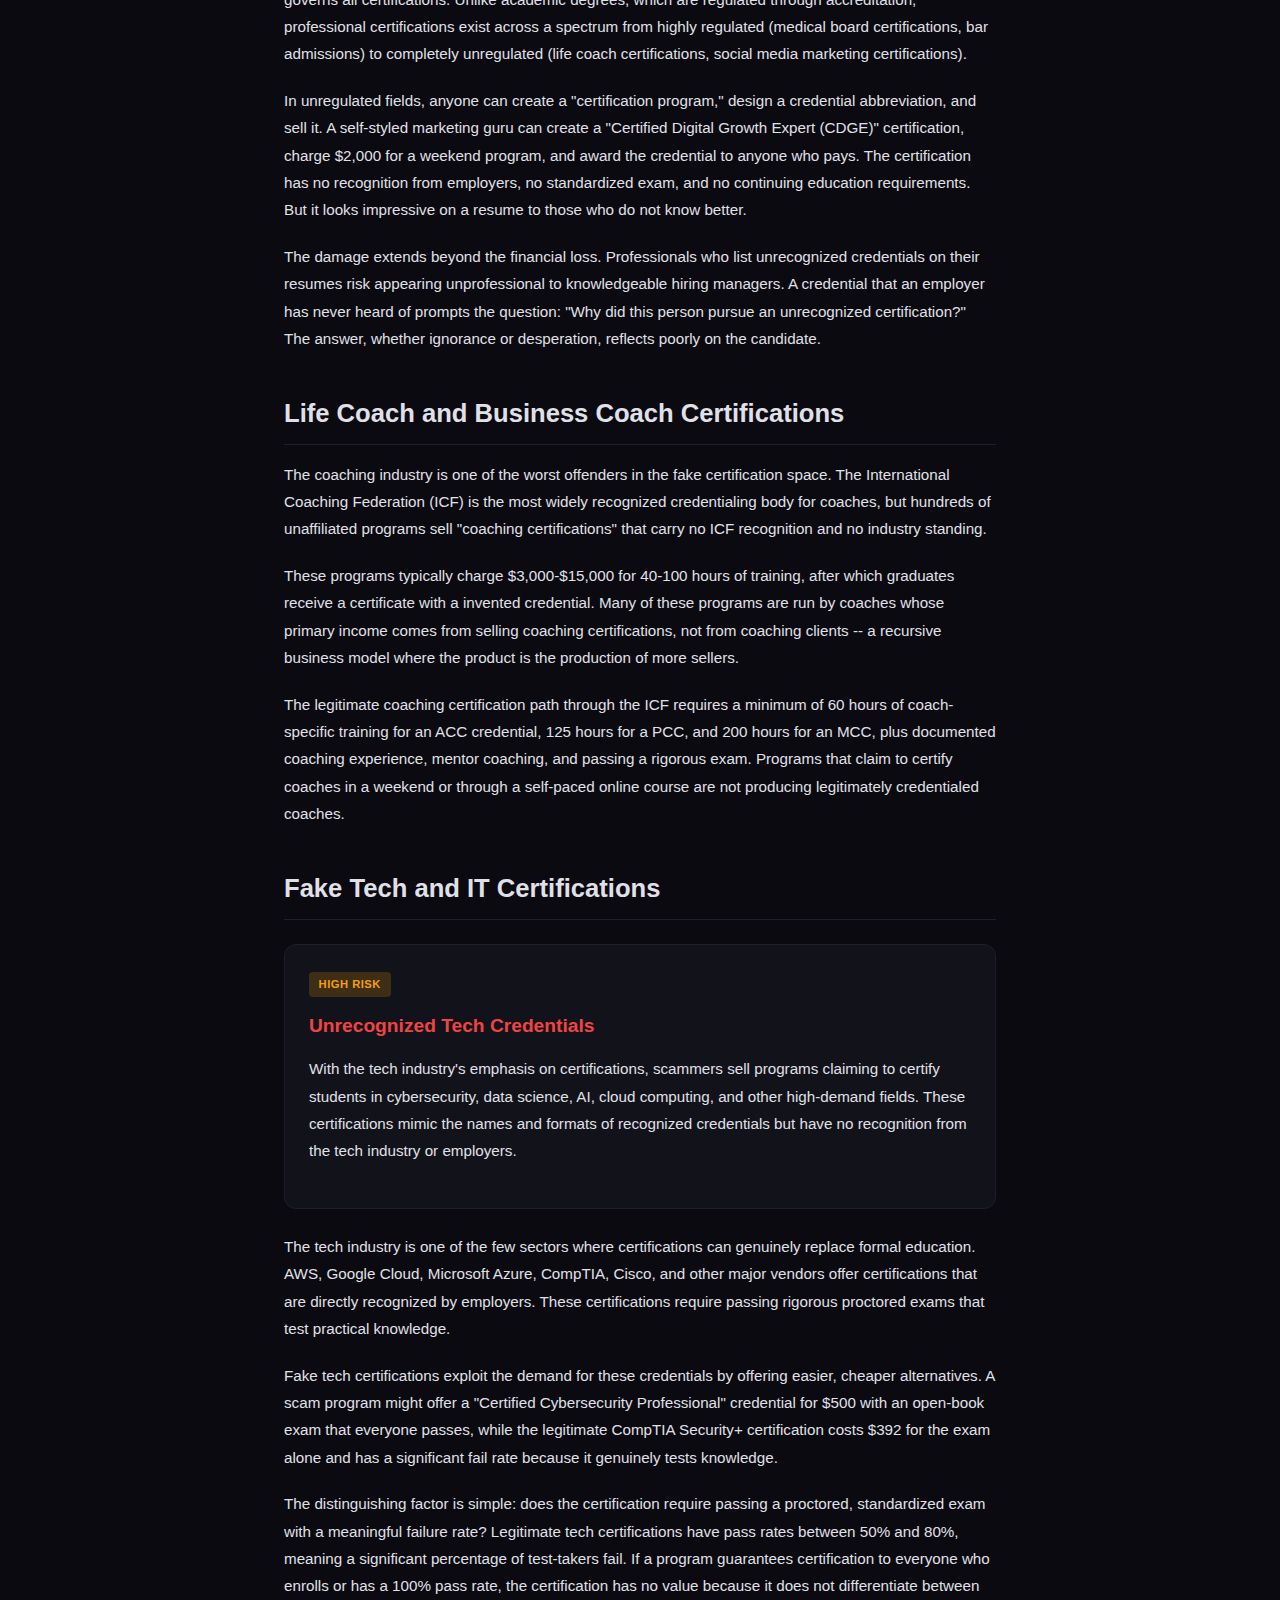
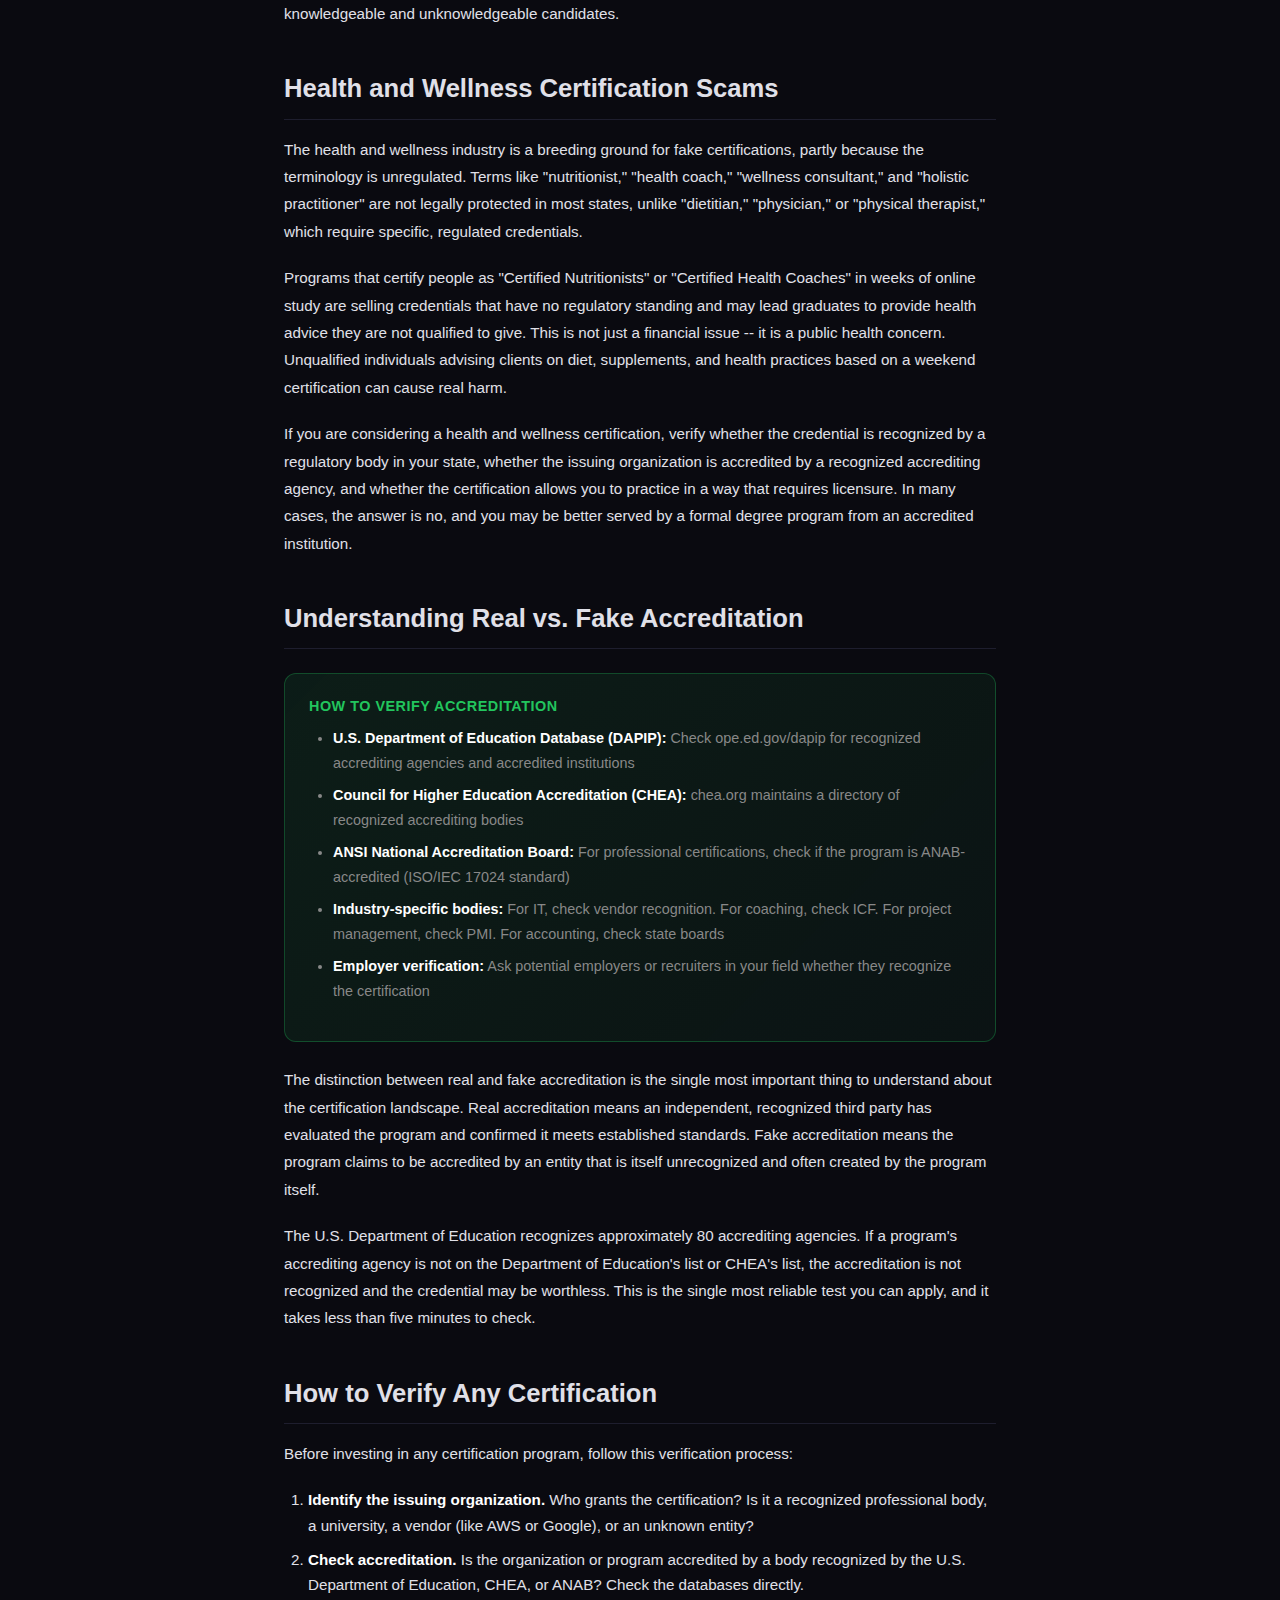
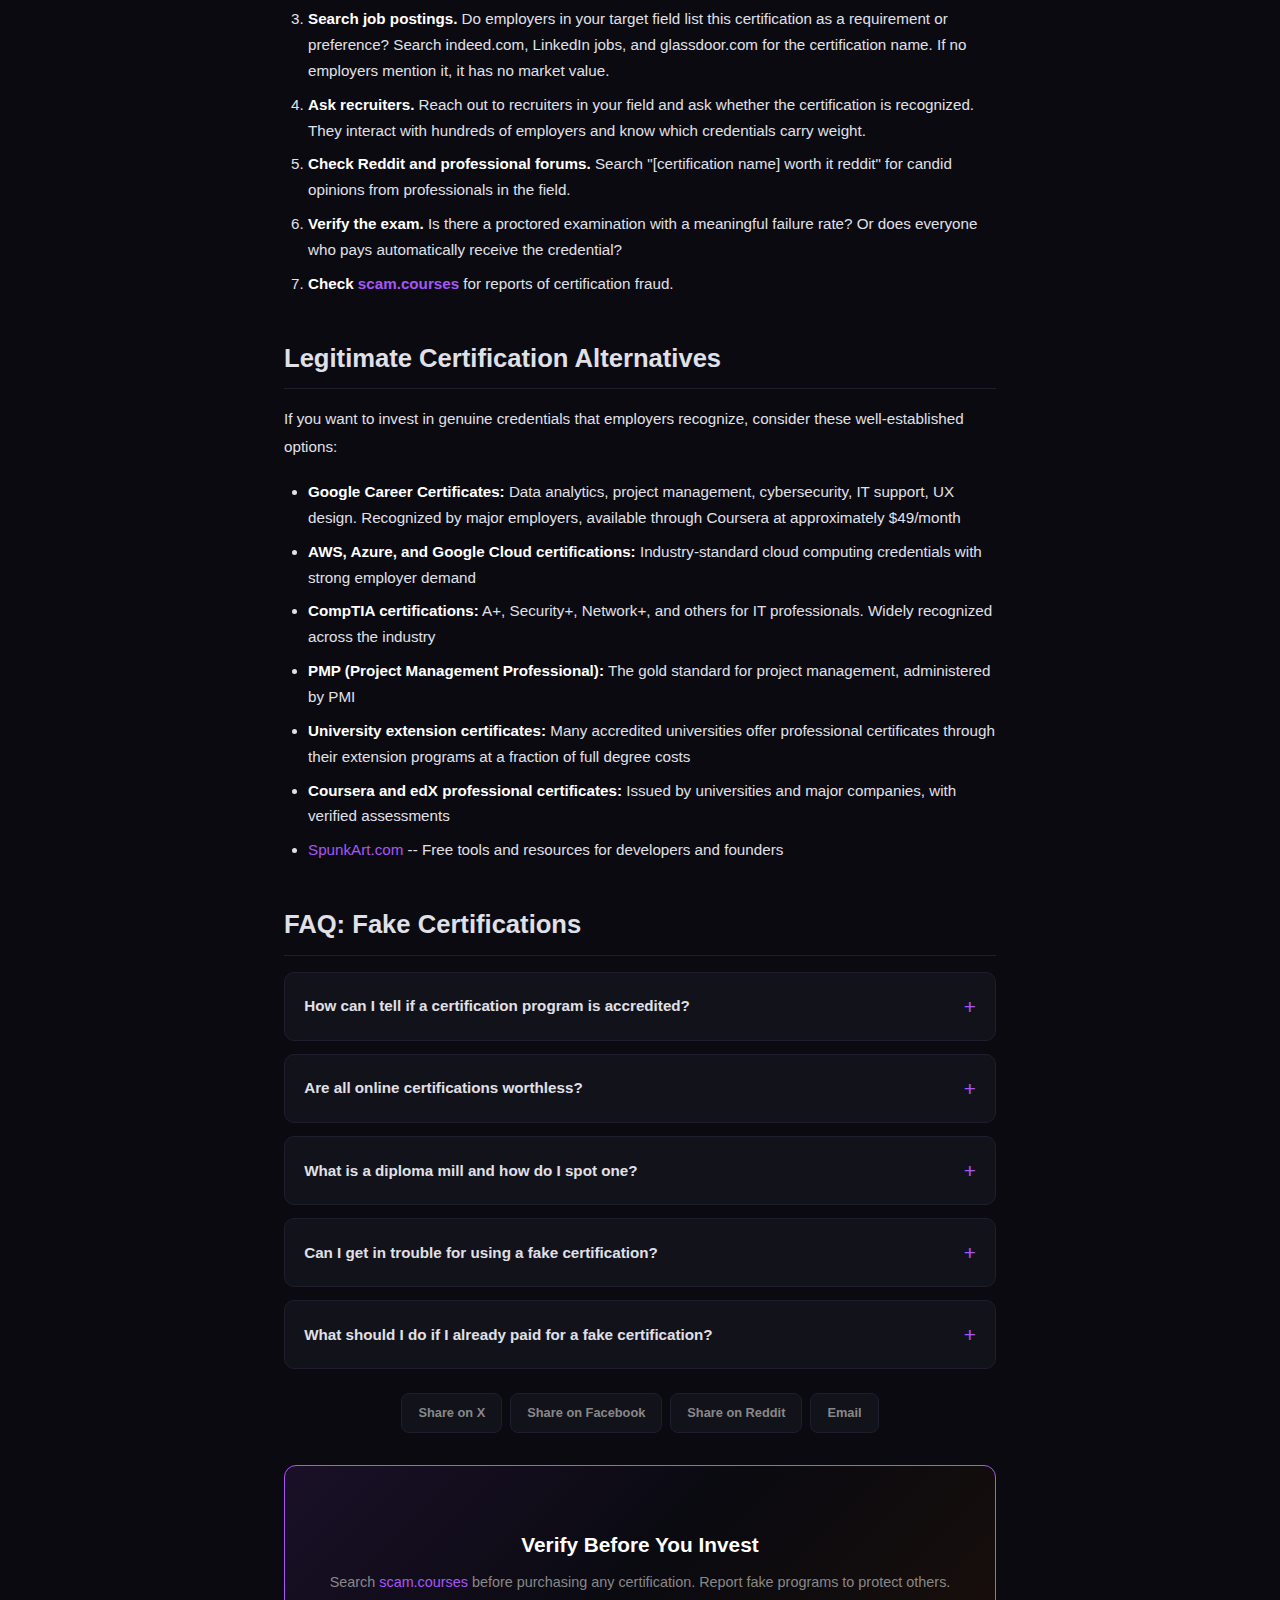
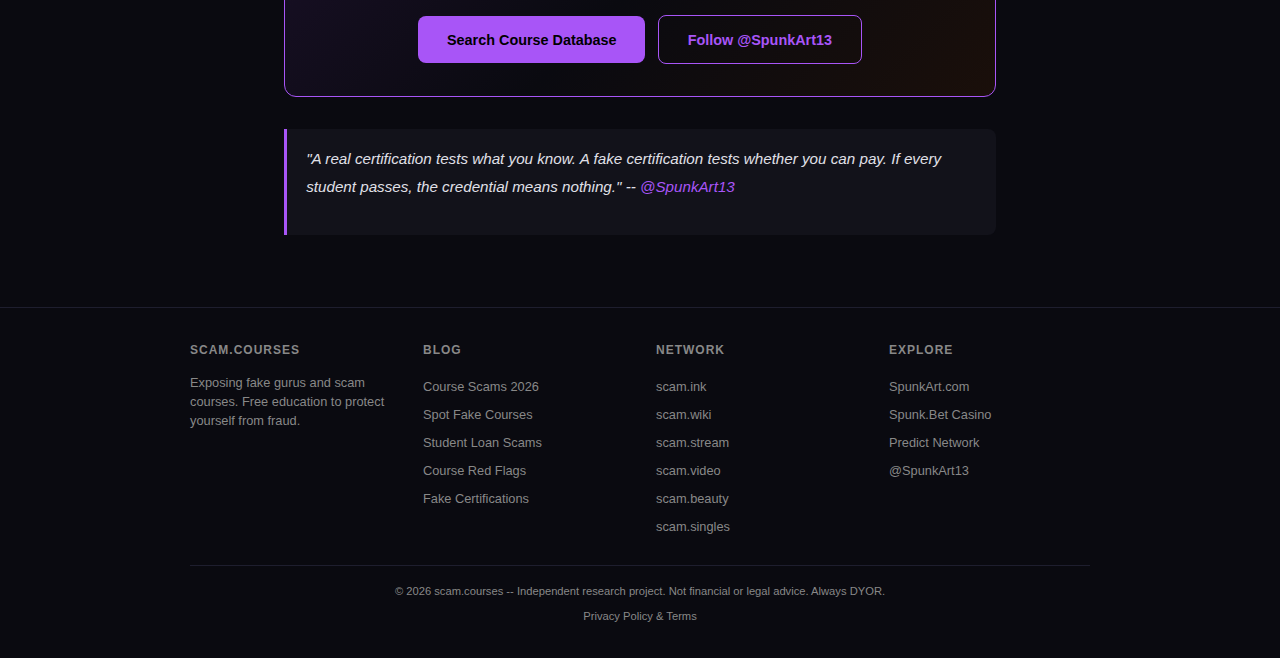
<file: blog/fake-certification-scams-2026.html>
<!DOCTYPE html>
<html lang="en">
<head>
<script async src="https://pagead2.googlesyndication.com/pagead/js/adsbygoogle.js?client=ca-pub-6264503059486804" crossorigin="anonymous"></script>
<meta name="google-site-verification" content="L6gcsibTpo7niefadK8pVUYXxlx-9jLYVHdTkuFtO-o" />
  <meta charset="UTF-8">
  <meta name="viewport" content="width=device-width, initial-scale=1.0">
  <title>Fake Certification Programs That Waste Your Money 2026 | scam.courses</title>
  <meta name="description" content="Exposing fake certification programs in 2026. Diploma mills, worthless credentials, unaccredited certificates, and how to verify if a certification is recognized by employers before spending thousands.">
  <meta name="keywords" content="fake certification scam, diploma mill, unaccredited certificate, worthless certification, fake credentials 2026, certification fraud">
  <meta property="og:title" content="Fake Certification Programs That Waste Your Money 2026">
  <meta property="og:description" content="Exposing fake certification programs. Diploma mills, worthless credentials, unaccredited certificates, and how to verify certifications.">
  <meta property="og:type" content="article">
  <meta property="og:url" content="https://scam.courses/blog/fake-certification-scams-2026.html">
  <meta property="og:image" content="https://scam.courses/og-image.svg">
  <meta property="og:site_name" content="scam.courses">
  <meta name="twitter:card" content="summary_large_image">
  <meta name="twitter:image" content="https://scam.courses/og-image.svg">
  <meta name="twitter:site" content="@SpunkArt13">
  <meta name="twitter:creator" content="@SpunkArt13">
  <link rel="canonical" href="https://scam.courses/blog/fake-certification-scams-2026.html">
  <meta name="robots" content="index, follow, max-image-preview:large">
  <link rel="icon" href="[data-uri]">

  <script type="application/ld+json">
  {
    "@context": "https://schema.org",
    "@graph": [
      {
        "@type": "BlogPosting",
        "headline": "Fake Certification Programs That Waste Your Money 2026",
        "description": "Exposing fake certification programs. Diploma mills, worthless credentials, unaccredited certificates, and verification methods.",
        "author": {"@type": "Organization", "name": "scam.courses", "url": "https://scam.courses"},
        "publisher": {"@type": "Organization", "name": "scam.courses", "url": "https://scam.courses"},
        "datePublished": "2026-02-27",
        "dateModified": "2026-02-27",
        "mainEntityOfPage": {"@type": "WebPage", "@id": "https://scam.courses/blog/fake-certification-scams-2026.html"},
        "image": "https://scam.courses/og-image.svg",
        "keywords": ["fake certification", "diploma mill", "unaccredited certificate", "certification fraud", "worthless credentials"]
      },
      {
        "@type": "FAQPage",
        "mainEntity": [
          {"@type": "Question", "name": "How can I tell if a certification program is accredited?", "acceptedAnswer": {"@type": "Answer", "text": "Check the U.S. Department of Education's Database of Accredited Postsecondary Institutions and Programs (DAPIP) at ope.ed.gov/dapip. For professional certifications, verify with the relevant industry body. For example, IT certifications should be accredited by ANSI or recognized by major employers like Google, Microsoft, or AWS. If the accrediting body itself is not recognized by the Department of Education, the accreditation is meaningless."}},
          {"@type": "Question", "name": "Are all online certifications worthless?", "acceptedAnswer": {"@type": "Answer", "text": "No. Many online certifications carry significant professional value. Google Career Certificates, AWS certifications, CompTIA certifications, PMP certification, and university-issued certificates through platforms like Coursera and edX are widely recognized by employers. The key is whether the issuing organization is recognized by your target industry and employers."}},
          {"@type": "Question", "name": "What is a diploma mill and how do I spot one?", "acceptedAnswer": {"@type": "Answer", "text": "A diploma mill is an organization that sells degrees or certifications with minimal or no academic requirements. Red flags include: degrees awarded based on 'life experience' alone, no coursework or exam requirements, accreditation from unrecognized accrediting bodies, prices that seem too low for the credential offered, and extremely fast completion times (a 'master's degree' in weeks)."}},
          {"@type": "Question", "name": "Can I get in trouble for using a fake certification?", "acceptedAnswer": {"@type": "Answer", "text": "Yes. Using a fraudulent credential can have serious legal and professional consequences. In many jurisdictions, claiming a fake degree or certification on a resume or job application constitutes fraud. Employers who discover fake credentials typically terminate employment immediately. In regulated fields like healthcare, law, and finance, using fake credentials can result in criminal charges."}},
          {"@type": "Question", "name": "What should I do if I already paid for a fake certification?", "acceptedAnswer": {"@type": "Answer", "text": "First, file a chargeback with your credit card company or a dispute with PayPal. Document everything: marketing materials, the certificate received, and evidence that the certification is not recognized. File complaints with the FTC (reportfraud.ftc.gov), your state attorney general, and the Better Business Bureau. Report the program at scam.courses to warn others."}}
        ]
      }
    ]
  }
  </script>

  <style>
    *{margin:0;padding:0;box-sizing:border-box;}
    :root{--bg:#0a0a10;--surface:#12121a;--border:#1e1e2e;--text:#e0e0e8;--dim:#888;--accent:#a855f7;--danger:#ef4444;--success:#22c55e;--warning:#f59e0b;}
    body{background:var(--bg);color:var(--text);font-family:-apple-system,BlinkMacSystemFont,'Segoe UI',sans-serif;line-height:1.7;}
    a{color:var(--accent);text-decoration:none;}a:hover{opacity:0.85;}
    html,body{overflow-x:hidden;max-width:100vw;}
    .network-bar{background:#08080d;border-bottom:1px solid var(--border);padding:0.4rem 1rem;overflow-x:auto;white-space:nowrap;text-align:center;}
    .network-bar a{color:var(--dim);font-size:0.75rem;margin:0 0.5rem;transition:color 0.2s;}
    .network-bar a:hover,.network-bar a.active{color:var(--accent);}
    .network-label{color:var(--dim);font-size:0.75rem;font-weight:700;margin-right:0.5rem;}
    .article-header{text-align:center;padding:3rem 1.5rem 2rem;border-bottom:1px solid var(--border);}
    .article-header .breadcrumb{font-size:0.8rem;color:var(--dim);margin-bottom:1rem;}
    .article-header .breadcrumb a{color:var(--dim);}.article-header .breadcrumb a:hover{color:var(--accent);}
    .article-header h1{font-size:2.2rem;font-weight:900;letter-spacing:-1px;max-width:800px;margin:0 auto;line-height:1.2;background:linear-gradient(135deg,var(--accent),#c084fc);-webkit-background-clip:text;-webkit-text-fill-color:transparent;background-clip:text;}
    .article-header .meta{color:var(--dim);font-size:0.85rem;margin-top:1rem;}
    .article-header .tags{display:flex;gap:0.5rem;justify-content:center;flex-wrap:wrap;margin-top:1rem;}
    .article-header .tag{font-size:0.7rem;color:var(--accent);background:#a855f715;padding:0.2rem 0.6rem;border-radius:4px;}
    .article-body{max-width:760px;margin:0 auto;padding:2.5rem 1.5rem 3rem;}
    .article-body h2{font-size:1.6rem;font-weight:800;margin:2.5rem 0 1rem;color:var(--text);padding-bottom:0.5rem;border-bottom:1px solid var(--border);}
    .article-body h3{font-size:1.2rem;font-weight:700;margin:1.8rem 0 0.8rem;color:var(--accent);}
    .article-body p{margin-bottom:1.2rem;color:var(--text);font-size:0.95rem;line-height:1.8;}
    .article-body ul,.article-body ol{margin:0 0 1.2rem 1.5rem;color:var(--text);font-size:0.95rem;}
    .article-body li{margin-bottom:0.5rem;line-height:1.7;}
    .article-body strong{color:#fff;font-weight:700;}
    .article-body blockquote{border-left:3px solid var(--accent);padding:1rem 1.2rem;margin:1.5rem 0;background:var(--surface);border-radius:0 8px 8px 0;font-style:italic;color:var(--dim);}
    .warning-box{background:linear-gradient(135deg,rgba(239,68,68,0.1),rgba(239,68,68,0.05));border:1px solid rgba(239,68,68,0.3);border-radius:12px;padding:1.2rem 1.5rem;margin:1.5rem 0;}
    .warning-box .warning-title{color:var(--danger);font-weight:800;font-size:0.9rem;text-transform:uppercase;letter-spacing:0.5px;margin-bottom:0.5rem;}
    .warning-box p,.warning-box ul{color:var(--dim);font-size:0.9rem;}
    .tip-box{background:linear-gradient(135deg,rgba(34,197,94,0.1),rgba(34,197,94,0.05));border:1px solid rgba(34,197,94,0.3);border-radius:12px;padding:1.2rem 1.5rem;margin:1.5rem 0;}
    .tip-box .tip-title{color:var(--success);font-weight:800;font-size:0.9rem;text-transform:uppercase;letter-spacing:0.5px;margin-bottom:0.5rem;}
    .tip-box p,.tip-box ul{color:var(--dim);font-size:0.9rem;}
    .scam-card{background:var(--surface);border:1px solid var(--border);border-radius:12px;padding:1.5rem;margin:1.5rem 0;transition:border-color 0.2s;}
    .scam-card:hover{border-color:var(--accent);}
    .scam-card h3{margin-top:0;color:var(--danger);}
    .scam-card .severity{display:inline-block;font-size:0.7rem;font-weight:700;padding:0.2rem 0.6rem;border-radius:4px;text-transform:uppercase;letter-spacing:0.5px;margin-bottom:0.8rem;}
    .severity-critical{background:rgba(239,68,68,0.2);color:var(--danger);}
    .severity-high{background:rgba(245,158,11,0.2);color:var(--warning);}
    .cta-box{background:linear-gradient(135deg,#1a1028 0%,#0a0a10 50%,#1a0f0a 100%);border:1px solid var(--accent);border-radius:12px;padding:2rem;text-align:center;margin:2rem 0;}
    .cta-box h3{color:#fff;font-size:1.3rem;margin-bottom:0.5rem;}
    .cta-box p{color:var(--dim);font-size:0.9rem;margin-bottom:1.2rem;}
    .cta-btn{display:inline-block;background:var(--accent);color:#000;padding:0.7rem 1.8rem;border-radius:8px;font-weight:700;font-size:0.9rem;transition:all 0.2s;}
    .cta-btn:hover{opacity:0.9;transform:translateY(-1px);}
    .cta-btn-outline{display:inline-block;border:1px solid var(--accent);color:var(--accent);padding:0.7rem 1.8rem;border-radius:8px;font-weight:700;font-size:0.9rem;margin-left:0.5rem;transition:all 0.2s;}
    .cta-btn-outline:hover{background:var(--accent);color:#000;}
    .toc{background:var(--surface);border:1px solid var(--border);border-radius:12px;padding:1.5rem;margin:0 0 2rem;}
    .toc h3{font-size:1rem;font-weight:700;margin-bottom:0.8rem;color:var(--text);}
    .toc ol{margin:0 0 0 1.2rem;list-style:decimal;}
    .toc li{margin-bottom:0.4rem;font-size:0.9rem;}
    .toc a{color:var(--dim);}.toc a:hover{color:var(--accent);}
    .faq-section details{background:var(--surface);border:1px solid var(--border);border-radius:10px;margin-bottom:0.8rem;overflow:hidden;}
    .faq-section summary{padding:1rem 1.2rem;cursor:pointer;font-weight:700;font-size:0.95rem;color:var(--text);list-style:none;display:flex;justify-content:space-between;align-items:center;}
    .faq-section summary::-webkit-details-marker{display:none;}
    .faq-section summary::after{content:"+";font-size:1.3rem;color:var(--accent);font-weight:400;transition:transform 0.2s;}
    .faq-section details[open] summary::after{content:"-";}
    .faq-section details[open] summary{border-bottom:1px solid var(--border);}
    .faq-section .faq-answer{padding:1rem 1.2rem;color:var(--dim);font-size:0.9rem;line-height:1.7;}
    .share-buttons{display:flex;gap:0.5rem;justify-content:center;margin:1.5rem 0;flex-wrap:wrap;}
    .share-btn{display:inline-flex;align-items:center;gap:0.4rem;padding:0.5rem 1rem;border-radius:8px;font-size:0.8rem;font-weight:600;border:1px solid var(--border);color:var(--dim);background:var(--surface);transition:all 0.2s;text-decoration:none;}
    .share-btn:hover{border-color:var(--accent);color:var(--accent);}
    .site-footer{border-top:1px solid var(--border);padding:2rem 1.5rem;}
    .footer-inner{max-width:900px;margin:0 auto;display:grid;grid-template-columns:repeat(auto-fit,minmax(180px,1fr));gap:2rem;}
    .footer-section h4{font-size:0.75rem;text-transform:uppercase;letter-spacing:1px;color:var(--dim);margin-bottom:0.75rem;}
    .footer-section a{display:block;color:var(--dim);font-size:0.8rem;padding:0.2rem 0;}.footer-section a:hover{color:var(--text);}
    .footer-section p{font-size:0.8rem;color:var(--dim);line-height:1.5;}
    .footer-bottom{max-width:900px;margin:1.5rem auto 0;padding-top:1rem;border-top:1px solid var(--border);text-align:center;font-size:0.7rem;color:var(--dim);}
    @media(max-width:768px){.network-bar{padding:0.4rem 0.5rem;white-space:normal;display:flex;flex-wrap:wrap;justify-content:center;gap:0.25rem 0.4rem;}.network-bar a{font-size:0.65rem;margin:0 0.2rem;}.network-label{display:block;width:100%;text-align:center;margin-bottom:0.25rem;margin-right:0;}.article-header{padding:2rem 1rem 1.5rem;}.article-header h1{font-size:1.7rem;}.article-body{padding:2rem 1rem;}.article-body h2{font-size:1.3rem;}.cta-box{padding:1.5rem 1rem;}.cta-btn,.cta-btn-outline{display:block;margin:0.5rem auto;text-align:center;max-width:280px;}.cta-btn-outline{margin-left:auto;}.footer-inner{grid-template-columns:1fr;gap:1.5rem;}}
    @media(max-width:480px){.network-bar a{font-size:0.6rem;margin:0 0.15rem;}.article-header{padding:1.5rem 0.75rem 1rem;}.article-header h1{font-size:1.4rem;}.article-body{padding:1.5rem 0.75rem;}.article-body h2{font-size:1.15rem;}.article-body h3{font-size:1.05rem;}.article-body p,.article-body li{font-size:0.88rem;}.scam-card{padding:1rem;}.warning-box,.tip-box{padding:1rem;}.toc{padding:1rem;}.site-footer{padding:1rem 0.75rem;}.footer-section h4{font-size:0.7rem;}.footer-section a,.footer-section p{font-size:0.75rem;}}
  </style>
  <script async src="https://www.googletagmanager.com/gtag/js?id=G-GVNL11PEGP"></script>
  <script>window.dataLayer=window.dataLayer||[];function gtag(){dataLayer.push(arguments);}gtag('js',new Date());gtag('config','G-GVNL11PEGP');</script>
  <script type="text/javascript">(function(c,l,a,r,i,t,y){c[a]=c[a]||function(){(c[a].q=c[a].q||[]).push(arguments)};t=l.createElement(r);t.async=1;t.src="https://www.clarity.ms/tag/"+i;y=l.getElementsByTagName(r)[0];y.parentNode.insertBefore(t,y);})(window,document,"clarity","script","pn0x1z2y3w");</script>
</head>
<body>
  <div class="network-bar">
    <span class="network-label"><svg style="display:inline-block;vertical-align:middle;width:16px;height:16px;margin-right:4px;" viewBox="0 0 40 40" xmlns="http://www.w3.org/2000/svg"><path d="M20 3 L36 14 L36 24 C36 32 28 38 20 40 C12 38 4 32 4 24 L4 14 Z" fill="#ef4444"/><rect x="18" y="12" width="4" height="14" rx="2" fill="white"/><circle cx="20" cy="31" r="2.5" fill="white"/></svg>scam.*</span>
    <a href="https://scam.ink" target="_blank" rel="noopener noreferrer">scam.ink</a>
    <a href="https://scam.beauty" target="_blank" rel="noopener noreferrer">scam.beauty</a>
    <a href="https://scam.stream" target="_blank" rel="noopener noreferrer">scam.stream</a>
    <a href="https://scam.courses" class="active">scam.courses</a>
    <a href="https://scam.wiki" target="_blank" rel="noopener noreferrer">scam.wiki</a>
    <a href="https://scam.video" target="_blank" rel="noopener noreferrer">scam.video</a>
    <a href="https://scam.singles" target="_blank" rel="noopener noreferrer">scam.singles</a>
  </div>

  <header class="article-header">
    <div class="breadcrumb"><a href="https://scam.courses">scam.courses</a> / <a href="https://scam.courses/blog/">Blog</a> / Fake Certifications</div>
    <h1>Fake Certification Programs That Waste Your Money</h1>
    <div class="meta">Published February 27, 2026 &middot; 16 min read &middot; by <a href="https://x.com/SpunkArt13" target="_blank" rel="noopener noreferrer">@SpunkArt13</a></div>
    <div class="tags">
      <span class="tag">Fake Certifications</span>
      <span class="tag">Diploma Mills</span>
      <span class="tag">Credential Fraud</span>
      <span class="tag">Education Scams</span>
      <span class="tag">2026</span>
    </div>
  </header>

  <article class="article-body">

    <div class="toc">
      <h3>Table of Contents</h3>
      <ol>
        <li><a href="#intro">The Fake Certification Epidemic</a></li>
        <li><a href="#diploma-mills">Diploma Mills: Degrees for Dollars</a></li>
        <li><a href="#professional">Fake Professional Certifications</a></li>
        <li><a href="#coaching">Life Coach and Business Coach Certifications</a></li>
        <li><a href="#tech">Fake Tech and IT Certifications</a></li>
        <li><a href="#health">Health and Wellness Certification Scams</a></li>
        <li><a href="#accreditation">Understanding Real vs. Fake Accreditation</a></li>
        <li><a href="#verify">How to Verify Any Certification</a></li>
        <li><a href="#legitimate">Legitimate Certification Alternatives</a></li>
        <li><a href="#faq">FAQ: Fake Certifications</a></li>
      </ol>
    </div>

    <h2 id="intro">The Fake Certification Epidemic</h2>

    <p>The certification industry has become a multi-billion-dollar market built on a simple premise: a credential after your name will increase your earning potential, open career doors, and validate your expertise. For legitimate certifications, this is true. A CPA, PMP, AWS Solutions Architect, or CompTIA Security+ certification carries real weight with employers because it represents verified knowledge assessed through rigorous examinations administered by recognized bodies.</p>

    <p>But alongside the legitimate certification ecosystem exists a shadow industry of fake certifications, diploma mills, and worthless credentials designed to extract money from people seeking career advancement. These programs award impressive-sounding certificates and credentials with minimal or no genuine assessment, then leave graduates with a piece of paper that employers do not recognize and that may actually damage their professional reputation if discovered.</p>

    <p>The U.S. Government Accountability Office has identified hundreds of diploma mills and fake certification programs operating online. The Department of Education maintains a database of recognized accrediting agencies specifically because the problem is so widespread. Despite enforcement efforts, the fake certification industry continues to thrive because the demand for credentials outpaces the supply of legitimate, affordable programs, and because many consumers do not know how to distinguish real accreditation from fake accreditation.</p>

    <div class="warning-box">
      <div class="warning-title">Financial Impact</div>
      <p>Americans spend an estimated $7 billion annually on unaccredited certificates and diplomas, according to analysis by the Council for Higher Education Accreditation. The average fake certification costs between $500 and $5,000. In addition to the direct financial loss, victims face opportunity costs: the time spent on a worthless program could have been invested in a legitimate certification that actually advances their career.</p>
    </div>

    <h2 id="diploma-mills">Diploma Mills: Degrees for Dollars</h2>

    <div class="scam-card">
      <span class="severity severity-critical">Critical Risk</span>
      <h3>How Diploma Mills Operate</h3>
      <p>Diploma mills are organizations that sell academic degrees and diplomas with little or no academic study. They often have official-sounding names that mimic real universities, claim accreditation from fake accrediting agencies, and produce credentials that look authentic but have zero value with employers or legitimate academic institutions.</p>
    </div>

    <p>Diploma mills have existed for over a century, but the internet has made them more accessible and harder to identify. Modern diploma mills operate sophisticated websites that look identical to legitimate university sites, complete with virtual campus tours, faculty bios (often using stock photos or AI-generated images), alumni testimonials, and detailed program descriptions. They may even have phone numbers with professional-sounding receptionists.</p>

    <p>The process is simple: you pay a fee (typically $500-$10,000), submit a resume or "life experience portfolio," and receive a degree certificate within days or weeks. Some mills require token coursework -- perhaps reading a few articles and writing a short essay -- to maintain a thin veneer of legitimacy. The key feature is that the "assessment" is designed to pass everyone who pays, regardless of actual knowledge or competence.</p>

    <p>Diploma mills use fake accrediting agencies to appear legitimate. They create accreditation bodies with authoritative-sounding names like "International Council for Online Educational Standards" or "Global Accreditation Commission" -- organizations that exist solely to accredit the diploma mill that created them. This circular accreditation is the primary method of deception.</p>

    <h3>Red Flags of Diploma Mills</h3>
    <ul>
      <li><strong>Degrees based primarily on "life experience" or work history</strong> with minimal academic requirements</li>
      <li><strong>Extremely fast completion times</strong> -- a bachelor's degree in weeks or a master's degree in months</li>
      <li><strong>No entrance requirements</strong> -- anyone can enroll regardless of prior education</li>
      <li><strong>Accreditation from agencies not recognized by the U.S. Department of Education</strong> or CHEA</li>
      <li><strong>No physical campus or verifiable faculty</strong> with academic credentials from recognized institutions</li>
      <li><strong>Aggressive marketing via spam email, social media ads, or cold calls</strong></li>
      <li><strong>Prices that seem too low for the credential</strong> offered</li>
    </ul>

    <h2 id="professional">Fake Professional Certifications</h2>

    <div class="scam-card">
      <span class="severity severity-high">High Risk</span>
      <h3>Self-Created Professional Credentials</h3>
      <p>Individuals and organizations create their own "certification" programs, invent credential abbreviations (like "CLC" for Certified Life Coach or "CDMS" for Certified Digital Marketing Specialist), and sell them as if they carry industry-wide recognition. These credentials have no recognition from employers, no standardized body of knowledge, and no oversight.</p>
    </div>

    <p>The professional certification space is particularly confusing because there is no single authority that governs all certifications. Unlike academic degrees, which are regulated through accreditation, professional certifications exist across a spectrum from highly regulated (medical board certifications, bar admissions) to completely unregulated (life coach certifications, social media marketing certifications).</p>

    <p>In unregulated fields, anyone can create a "certification program," design a credential abbreviation, and sell it. A self-styled marketing guru can create a "Certified Digital Growth Expert (CDGE)" certification, charge $2,000 for a weekend program, and award the credential to anyone who pays. The certification has no recognition from employers, no standardized exam, and no continuing education requirements. But it looks impressive on a resume to those who do not know better.</p>

    <p>The damage extends beyond the financial loss. Professionals who list unrecognized credentials on their resumes risk appearing unprofessional to knowledgeable hiring managers. A credential that an employer has never heard of prompts the question: "Why did this person pursue an unrecognized certification?" The answer, whether ignorance or desperation, reflects poorly on the candidate.</p>

    <h2 id="coaching">Life Coach and Business Coach Certifications</h2>

    <p>The coaching industry is one of the worst offenders in the fake certification space. The International Coaching Federation (ICF) is the most widely recognized credentialing body for coaches, but hundreds of unaffiliated programs sell "coaching certifications" that carry no ICF recognition and no industry standing.</p>

    <p>These programs typically charge $3,000-$15,000 for 40-100 hours of training, after which graduates receive a certificate with a invented credential. Many of these programs are run by coaches whose primary income comes from selling coaching certifications, not from coaching clients -- a recursive business model where the product is the production of more sellers.</p>

    <p>The legitimate coaching certification path through the ICF requires a minimum of 60 hours of coach-specific training for an ACC credential, 125 hours for a PCC, and 200 hours for an MCC, plus documented coaching experience, mentor coaching, and passing a rigorous exam. Programs that claim to certify coaches in a weekend or through a self-paced online course are not producing legitimately credentialed coaches.</p>

    <h2 id="tech">Fake Tech and IT Certifications</h2>

    <div class="scam-card">
      <span class="severity severity-high">High Risk</span>
      <h3>Unrecognized Tech Credentials</h3>
      <p>With the tech industry's emphasis on certifications, scammers sell programs claiming to certify students in cybersecurity, data science, AI, cloud computing, and other high-demand fields. These certifications mimic the names and formats of recognized credentials but have no recognition from the tech industry or employers.</p>
    </div>

    <p>The tech industry is one of the few sectors where certifications can genuinely replace formal education. AWS, Google Cloud, Microsoft Azure, CompTIA, Cisco, and other major vendors offer certifications that are directly recognized by employers. These certifications require passing rigorous proctored exams that test practical knowledge.</p>

    <p>Fake tech certifications exploit the demand for these credentials by offering easier, cheaper alternatives. A scam program might offer a "Certified Cybersecurity Professional" credential for $500 with an open-book exam that everyone passes, while the legitimate CompTIA Security+ certification costs $392 for the exam alone and has a significant fail rate because it genuinely tests knowledge.</p>

    <p>The distinguishing factor is simple: does the certification require passing a proctored, standardized exam with a meaningful failure rate? Legitimate tech certifications have pass rates between 50% and 80%, meaning a significant percentage of test-takers fail. If a program guarantees certification to everyone who enrolls or has a 100% pass rate, the certification has no value because it does not differentiate between knowledgeable and unknowledgeable candidates.</p>

    <h2 id="health">Health and Wellness Certification Scams</h2>

    <p>The health and wellness industry is a breeding ground for fake certifications, partly because the terminology is unregulated. Terms like "nutritionist," "health coach," "wellness consultant," and "holistic practitioner" are not legally protected in most states, unlike "dietitian," "physician," or "physical therapist," which require specific, regulated credentials.</p>

    <p>Programs that certify people as "Certified Nutritionists" or "Certified Health Coaches" in weeks of online study are selling credentials that have no regulatory standing and may lead graduates to provide health advice they are not qualified to give. This is not just a financial issue -- it is a public health concern. Unqualified individuals advising clients on diet, supplements, and health practices based on a weekend certification can cause real harm.</p>

    <p>If you are considering a health and wellness certification, verify whether the credential is recognized by a regulatory body in your state, whether the issuing organization is accredited by a recognized accrediting agency, and whether the certification allows you to practice in a way that requires licensure. In many cases, the answer is no, and you may be better served by a formal degree program from an accredited institution.</p>

    <h2 id="accreditation">Understanding Real vs. Fake Accreditation</h2>

    <div class="tip-box">
      <div class="tip-title">How to Verify Accreditation</div>
      <ul>
        <li><strong>U.S. Department of Education Database (DAPIP):</strong> Check ope.ed.gov/dapip for recognized accrediting agencies and accredited institutions</li>
        <li><strong>Council for Higher Education Accreditation (CHEA):</strong> chea.org maintains a directory of recognized accrediting bodies</li>
        <li><strong>ANSI National Accreditation Board:</strong> For professional certifications, check if the program is ANAB-accredited (ISO/IEC 17024 standard)</li>
        <li><strong>Industry-specific bodies:</strong> For IT, check vendor recognition. For coaching, check ICF. For project management, check PMI. For accounting, check state boards</li>
        <li><strong>Employer verification:</strong> Ask potential employers or recruiters in your field whether they recognize the certification</li>
      </ul>
    </div>

    <p>The distinction between real and fake accreditation is the single most important thing to understand about the certification landscape. Real accreditation means an independent, recognized third party has evaluated the program and confirmed it meets established standards. Fake accreditation means the program claims to be accredited by an entity that is itself unrecognized and often created by the program itself.</p>

    <p>The U.S. Department of Education recognizes approximately 80 accrediting agencies. If a program's accrediting agency is not on the Department of Education's list or CHEA's list, the accreditation is not recognized and the credential may be worthless. This is the single most reliable test you can apply, and it takes less than five minutes to check.</p>

    <h2 id="verify">How to Verify Any Certification</h2>

    <p>Before investing in any certification program, follow this verification process:</p>

    <ol>
      <li><strong>Identify the issuing organization.</strong> Who grants the certification? Is it a recognized professional body, a university, a vendor (like AWS or Google), or an unknown entity?</li>
      <li><strong>Check accreditation.</strong> Is the organization or program accredited by a body recognized by the U.S. Department of Education, CHEA, or ANAB? Check the databases directly.</li>
      <li><strong>Search job postings.</strong> Do employers in your target field list this certification as a requirement or preference? Search indeed.com, LinkedIn jobs, and glassdoor.com for the certification name. If no employers mention it, it has no market value.</li>
      <li><strong>Ask recruiters.</strong> Reach out to recruiters in your field and ask whether the certification is recognized. They interact with hundreds of employers and know which credentials carry weight.</li>
      <li><strong>Check Reddit and professional forums.</strong> Search "[certification name] worth it reddit" for candid opinions from professionals in the field.</li>
      <li><strong>Verify the exam.</strong> Is there a proctored examination with a meaningful failure rate? Or does everyone who pays automatically receive the credential?</li>
      <li><strong>Check <a href="https://scam.courses">scam.courses</a></strong> for reports of certification fraud.</li>
    </ol>

    <h2 id="legitimate">Legitimate Certification Alternatives</h2>

    <p>If you want to invest in genuine credentials that employers recognize, consider these well-established options:</p>

    <ul>
      <li><strong>Google Career Certificates:</strong> Data analytics, project management, cybersecurity, IT support, UX design. Recognized by major employers, available through Coursera at approximately $49/month</li>
      <li><strong>AWS, Azure, and Google Cloud certifications:</strong> Industry-standard cloud computing credentials with strong employer demand</li>
      <li><strong>CompTIA certifications:</strong> A+, Security+, Network+, and others for IT professionals. Widely recognized across the industry</li>
      <li><strong>PMP (Project Management Professional):</strong> The gold standard for project management, administered by PMI</li>
      <li><strong>University extension certificates:</strong> Many accredited universities offer professional certificates through their extension programs at a fraction of full degree costs</li>
      <li><strong>Coursera and edX professional certificates:</strong> Issued by universities and major companies, with verified assessments</li>
      <li><a href="https://spunk.codes" target="_blank" rel="noopener noreferrer">SpunkArt.com</a> -- Free tools and resources for developers and founders</li>
    </ul>

    <h2 id="faq">FAQ: Fake Certifications</h2>

    <div class="faq-section">
      <details>
        <summary>How can I tell if a certification program is accredited?</summary>
        <div class="faq-answer">Check the U.S. Department of Education's Database of Accredited Postsecondary Institutions and Programs (DAPIP) at ope.ed.gov/dapip. For professional certifications, verify with the relevant industry body. For example, IT certifications should be accredited by ANSI or recognized by major employers like Google, Microsoft, or AWS. If the accrediting body itself is not recognized by the Department of Education, the accreditation is meaningless.</div>
      </details>
      <details>
        <summary>Are all online certifications worthless?</summary>
        <div class="faq-answer">No. Many online certifications carry significant professional value. Google Career Certificates, AWS certifications, CompTIA certifications, PMP certification, and university-issued certificates through platforms like Coursera and edX are widely recognized by employers. The key differentiator is whether the issuing organization is recognized by your target industry and employers, and whether the certification requires passing a meaningful assessment.</div>
      </details>
      <details>
        <summary>What is a diploma mill and how do I spot one?</summary>
        <div class="faq-answer">A diploma mill is an organization that sells degrees or certifications with minimal or no academic requirements. Red flags include: degrees awarded based on "life experience" alone, no coursework or exam requirements, accreditation from unrecognized accrediting bodies, prices that seem too good to be true for the credential offered, extremely fast completion times (a "master's degree" in weeks), and aggressive outbound marketing via spam email or cold calls.</div>
      </details>
      <details>
        <summary>Can I get in trouble for using a fake certification?</summary>
        <div class="faq-answer">Yes. Using a fraudulent credential can have serious legal and professional consequences. In many jurisdictions, claiming a fake degree or certification on a resume or job application constitutes fraud. Employers who discover fake credentials typically terminate employment immediately. In regulated fields like healthcare, law, engineering, and finance, using fake credentials can result in criminal charges, fines, and permanent career damage.</div>
      </details>
      <details>
        <summary>What should I do if I already paid for a fake certification?</summary>
        <div class="faq-answer">First, file a chargeback with your credit card company or a dispute with PayPal. Document everything: marketing materials, the certificate received, and evidence that the certification is not recognized. File complaints with the FTC at reportfraud.ftc.gov, your state attorney general, and the Better Business Bureau. Report the program at scam.courses to warn others. Remove the fake credential from your resume and LinkedIn profile immediately.</div>
      </details>
    </div>

    <div class="share-buttons">
      <a href="https://twitter.com/intent/tweet?text=Fake%20Certification%20Programs%20That%20Waste%20Your%20Money&url=https://scam.courses/blog/fake-certification-scams-2026.html&via=SpunkArt13" target="_blank" rel="noopener noreferrer" class="share-btn">Share on X</a>
      <a href="https://www.facebook.com/sharer/sharer.php?u=https://scam.courses/blog/fake-certification-scams-2026.html" target="_blank" rel="noopener noreferrer" class="share-btn">Share on Facebook</a>
      <a href="https://www.reddit.com/submit?url=https://scam.courses/blog/fake-certification-scams-2026.html&title=Fake%20Certification%20Programs%20That%20Waste%20Your%20Money" target="_blank" rel="noopener noreferrer" class="share-btn">Share on Reddit</a>
      <a href="mailto:?subject=Fake%20Certification%20Programs%20That%20Waste%20Your%20Money&body=Check%20this%20out%3A%20https://scam.courses/blog/fake-certification-scams-2026.html" class="share-btn">Email</a>
    </div>

    <div class="cta-box">
      <h3>Verify Before You Invest</h3>
      <p>Search <a href="https://scam.courses" style="color:var(--accent);">scam.courses</a> before purchasing any certification. Report fake programs to protect others.</p>
      <a href="https://scam.courses" class="cta-btn">Search Course Database</a>
      <a href="https://x.com/SpunkArt13" target="_blank" rel="noopener noreferrer" class="cta-btn-outline">Follow @SpunkArt13</a>
    </div>

    <blockquote>
      <p>"A real certification tests what you know. A fake certification tests whether you can pay. If every student passes, the credential means nothing." -- <a href="https://x.com/SpunkArt13" target="_blank" rel="noopener noreferrer">@SpunkArt13</a></p>
    </blockquote>

  </article>

  <footer class="site-footer">
    <div class="footer-inner">
      <div class="footer-section">
        <h4>scam.courses</h4>
        <p>Exposing fake gurus and scam courses. Free education to protect yourself from fraud.</p>
      </div>
      <div class="footer-section">
        <h4>Blog</h4>
        <a href="/blog/online-course-scams-2026.html">Course Scams 2026</a>
        <a href="/blog/fake-online-courses-2026.html">Spot Fake Courses</a>
        <a href="/blog/student-loan-scams-2026.html">Student Loan Scams</a>
        <a href="/blog/course-red-flags-2026.html">Course Red Flags</a>
        <a href="/blog/fake-certification-scams-2026.html">Fake Certifications</a>
      </div>
      <div class="footer-section">
        <h4>Network</h4>
        <a href="https://scam.ink" target="_blank" rel="noopener noreferrer">scam.ink</a>
        <a href="https://scam.wiki" target="_blank" rel="noopener noreferrer">scam.wiki</a>
        <a href="https://scam.stream" target="_blank" rel="noopener noreferrer">scam.stream</a>
        <a href="https://scam.video" target="_blank" rel="noopener noreferrer">scam.video</a>
        <a href="https://scam.beauty" target="_blank" rel="noopener noreferrer">scam.beauty</a>
        <a href="https://scam.singles" target="_blank" rel="noopener noreferrer">scam.singles</a>
      </div>
      <div class="footer-section">
        <h4>Explore</h4>
        <a href="https://spunk.codes" target="_blank" rel="noopener noreferrer">SpunkArt.com</a>
        <a href="https://spunk.bet" target="_blank" rel="noopener noreferrer">Spunk.Bet Casino</a>
        <a href="https://predict.pics" target="_blank" rel="noopener noreferrer">Predict Network</a>
        <a href="https://x.com/SpunkArt13" target="_blank" rel="noopener noreferrer">@SpunkArt13</a>
      </div>
    </div>
    <div class="footer-bottom">
      <p>&copy; 2026 scam.courses -- Independent research project. Not financial or legal advice. Always DYOR.</p>
      <p style="margin-top:6px;"><a href="/privacy.html" style="color:var(--dim);">Privacy Policy & Terms</a></p>
    </div>
  </footer>
</body>
</html>
</file>
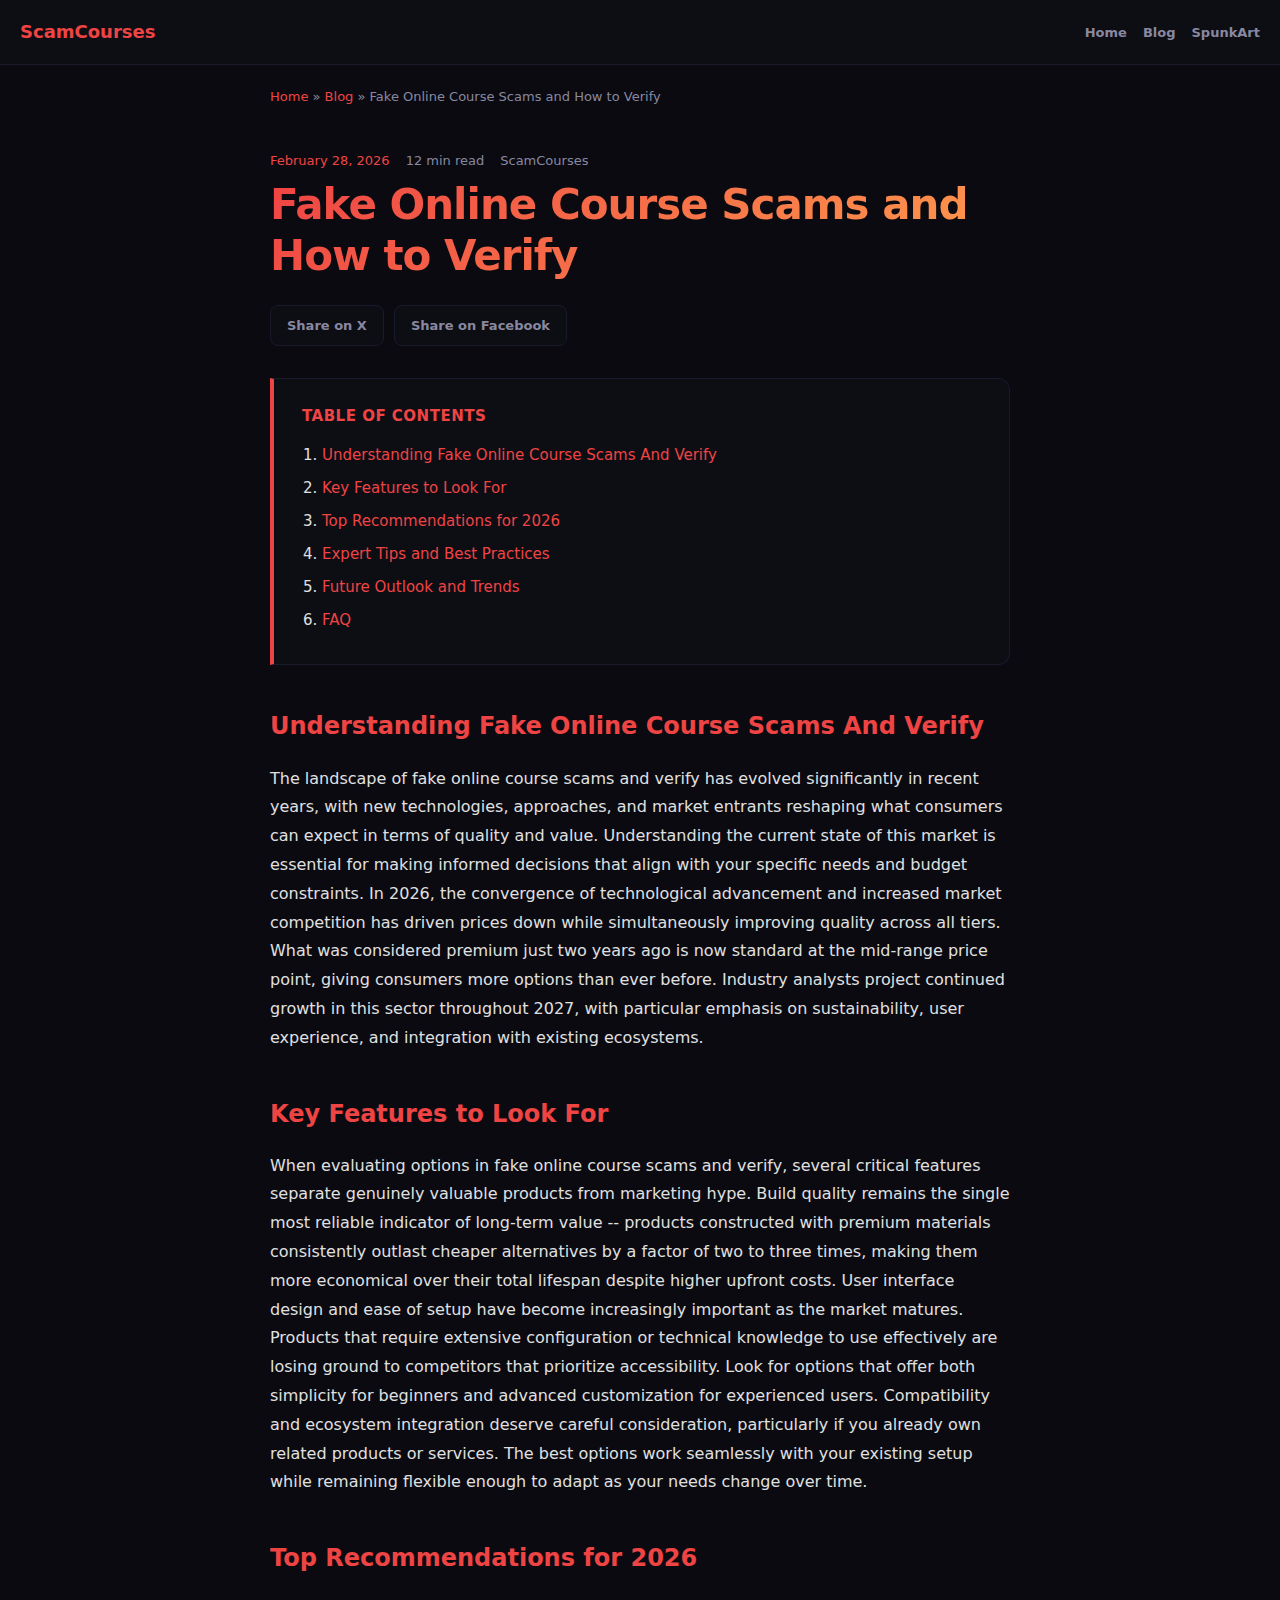
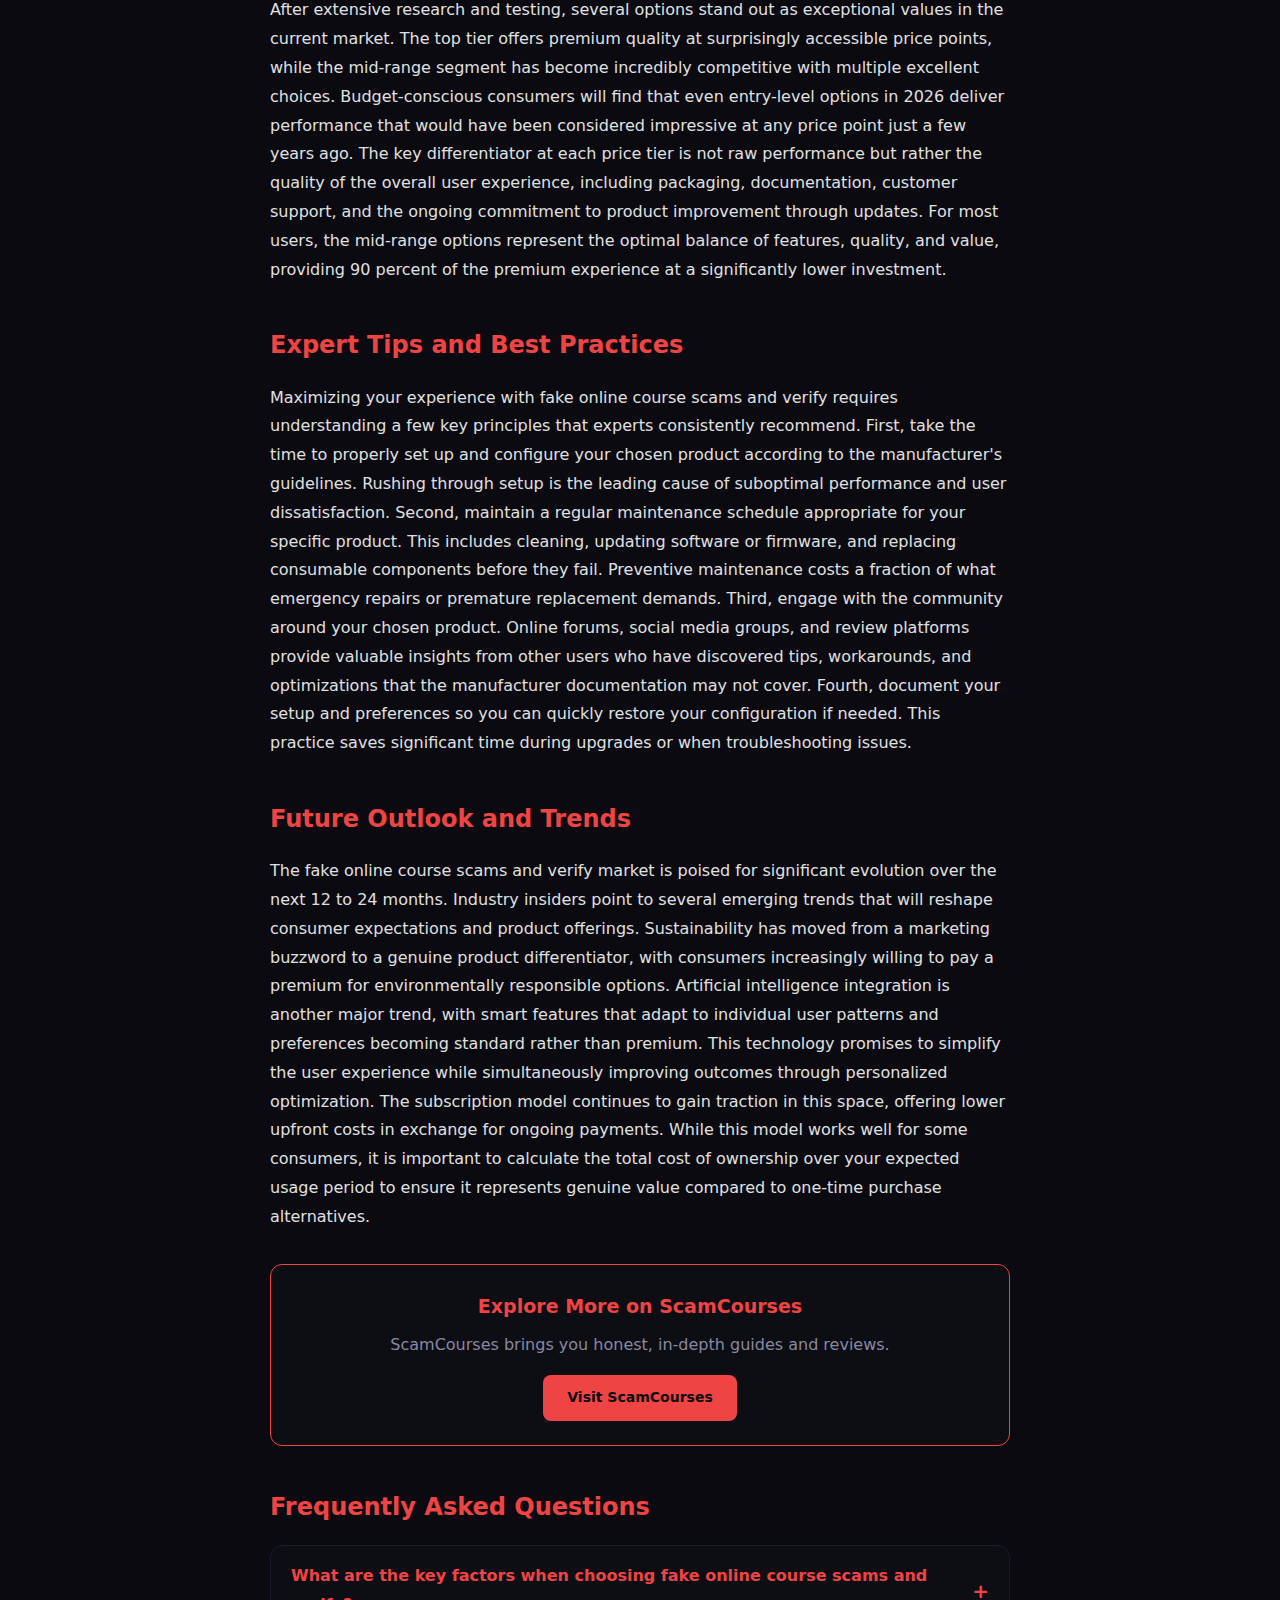
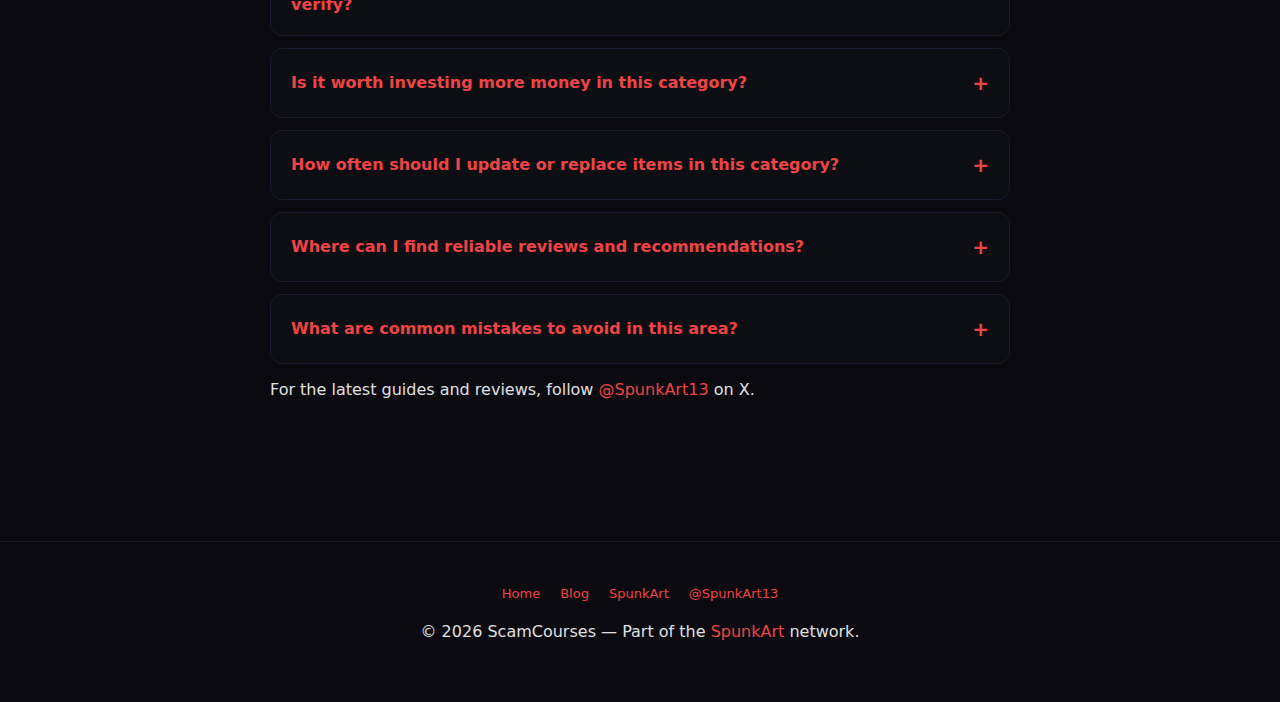
<file: blog/fake-online-course-scams-how-to-verify.html>
<!DOCTYPE html>
<html lang="en">
<head>
<meta charset="UTF-8">
<meta name="viewport" content="width=device-width,initial-scale=1">
<title>Fake Online Course Scams and How to Verify | ScamCourses</title>
<meta name="description" content="Fake Online Course Scams and How to Verify. Complete guide with expert tips, top recommendations, and FAQs for 2026.">
<meta name="keywords" content="fake, online, course, scams, how, to, verify, education, 2026 guide">
<meta name="robots" content="index,follow,max-snippet:-1,max-image-preview:large">
<link rel="canonical" href="https://scam.courses/blog/fake-online-course-scams-how-to-verify.html">
<meta name="author" content="ScamCourses">
<meta property="og:type" content="article">
<meta property="og:url" content="https://scam.courses/blog/fake-online-course-scams-how-to-verify.html">
<meta property="og:title" content="Fake Online Course Scams and How to Verify">
<meta property="og:description" content="Fake Online Course Scams and How to Verify. Expert guide with recommendations and tips.">
<meta property="og:site_name" content="ScamCourses">
<meta property="og:image" content="https://scam.courses/og-image.png">
<meta property="article:published_time" content="2026-02-28T00:00:00Z">
<meta property="article:section" content="Education">
<meta name="twitter:card" content="summary_large_image">
<meta name="twitter:site" content="@SpunkArt13">
<meta name="twitter:creator" content="@SpunkArt13">
<meta name="twitter:title" content="Fake Online Course Scams and How to Verify">
<meta name="twitter:description" content="Fake Online Course Scams and How to Verify. Expert guide with top picks and tips for 2026.">
<meta name="twitter:image" content="https://scam.courses/og-image.png">
<script type="application/ld+json">
[
{
  "@context": "https://schema.org",
  "@type": "Article",
  "headline": "Fake Online Course Scams and How to Verify",
  "description": "Fake Online Course Scams and How to Verify. Complete guide with expert recommendations for 2026.",
  "datePublished": "2026-02-28",
  "dateModified": "2026-02-28",
  "author": {"@type": "Organization", "name": "ScamCourses", "url": "https://scam.courses/"},
  "publisher": {"@type": "Organization", "name": "ScamCourses", "url": "https://scam.courses/"},
  "mainEntityOfPage": {"@type": "WebPage", "@id": "https://scam.courses/blog/fake-online-course-scams-how-to-verify.html"},
  "image": "https://scam.courses/og-image.png",
  "articleSection": "Education",
  "keywords": ["fake", "online", "course", "scams", "how", "to", "verify"]
},
{
  "@context": "https://schema.org",
  "@type": "FAQPage",
  "mainEntity": [
    {"@type":"Question","name":"What are the key factors when choosing fake online course scams and verify?","acceptedAnswer":{"@type":"Answer","text":"The most important factors include quality, price-to-value ratio, user reviews from verified buyers, brand reputation, and compatibility with your specific needs. Always compare at least three options before making a decision, and look for products or services with transparent return policies or satisfaction guarantees."}},
    {"@type":"Question","name":"Is it worth investing more money in this category?","acceptedAnswer":{"@type":"Answer","text":"It depends on your usage frequency and specific requirements. For daily use items, investing more typically pays off through better durability and performance. For occasional use, mid-range options often provide the best value. Research shows that the sweet spot for most consumers is the mid-to-upper price range, where you get 90 percent of premium quality at 60 percent of the top-tier price."}},
    {"@type":"Question","name":"How often should I update or replace items in this category?","acceptedAnswer":{"@type":"Answer","text":"Most products in this category should be evaluated every 12 to 24 months. Technology-based items may benefit from more frequent updates as new features become available. Physical products should be replaced when they show signs of wear that affect performance. Setting calendar reminders for periodic reviews helps ensure you are always using the best available options."}},
    {"@type":"Question","name":"Where can I find reliable reviews and recommendations?","acceptedAnswer":{"@type":"Answer","text":"Look for reviews from verified purchasers on major retail platforms, independent review sites that disclose their testing methodology, and community forums where real users share long-term experiences. Be cautious of reviews that seem overly positive or negative without specific details. Cross-referencing multiple sources gives you the most accurate picture of product quality."}},
    {"@type":"Question","name":"What are common mistakes to avoid in this area?","acceptedAnswer":{"@type":"Answer","text":"The most common mistakes include buying based solely on brand name without comparing alternatives, not reading the fine print on warranties and return policies, ignoring user reviews that mention specific recurring problems, and choosing the cheapest option without considering long-term cost of ownership. Taking time to research before purchasing saves both money and frustration in the long run."}}
  ]
}
]
</script>
<script async src="https://www.googletagmanager.com/gtag/js?id=G-GVNL11PEGP"></script>
<script>window.dataLayer=window.dataLayer||[];function gtag(){dataLayer.push(arguments);}gtag('js',new Date());gtag('config','G-GVNL11PEGP');</script>
<script type="text/javascript">(function(c,l,a,r,i,t,y){c[a]=c[a]||function(){(c[a].q=c[a].q||[]).push(arguments)};t=l.createElement(r);t.async=1;t.src="https://www.clarity.ms/tag/"+i;y=l.getElementsByTagName(r)[0];y.parentNode.insertBefore(t,y);})(window,document,"clarity","script","pn0x1z2y3w");</script>
<style>
*{margin:0;padding:0;box-sizing:border-box}
:root{--bg:#0a0a10;--surface:#0d0d14;--card:#0d0d14;--border:#1a1a2e;--text:#e0e0e0;--dim:#8888a0;--muted:#555568;--accent:#ef4444;--radius:12px}
html{scroll-behavior:smooth}body{font-family:system-ui,-apple-system,BlinkMacSystemFont,'Segoe UI',Roboto,sans-serif;background:var(--bg);color:var(--text);line-height:1.8;overflow-x:hidden}
a{color:var(--accent);text-decoration:none;transition:opacity .2s}a:hover{opacity:.8}::selection{background:var(--accent);color:var(--bg)}
.blog-header{background:var(--surface);border-bottom:1px solid var(--border);padding:16px 20px;display:flex;align-items:center;justify-content:space-between;position:sticky;top:0;z-index:100}
.blog-header a.logo{color:var(--accent);font-weight:800;font-size:18px}.blog-header nav a{color:var(--dim);font-size:13px;font-weight:600;margin-left:16px}
.breadcrumb{max-width:780px;margin:20px auto 0;padding:0 20px;font-size:13px;color:var(--dim)}.breadcrumb a{color:var(--accent)}
.blog-container{max-width:780px;margin:0 auto;padding:40px 20px 80px}
.blog-meta{color:var(--dim);font-size:13px;margin-bottom:8px;display:flex;gap:16px;flex-wrap:wrap}.blog-meta time{color:var(--accent)}
h1{font-size:clamp(28px,5vw,42px);line-height:1.2;margin-bottom:24px;font-weight:800;letter-spacing:-1px;background:linear-gradient(135deg,#ef4444,#ff9d4d);-webkit-background-clip:text;-webkit-text-fill-color:transparent;background-clip:text}
h2{font-size:24px;margin:40px 0 16px;color:var(--accent);font-weight:700}h3{font-size:19px;margin:28px 0 12px;color:var(--text);font-weight:700}
p{margin-bottom:16px;color:var(--text);font-size:16px}ul,ol{margin:0 0 16px 24px}li{margin-bottom:8px;font-size:16px}
.toc{background:var(--card);border:1px solid var(--border);border-left:4px solid var(--accent);border-radius:0 var(--radius) var(--radius) 0;padding:24px 28px;margin:32px 0}.toc h3{color:var(--accent);margin:0 0 12px;font-size:15px;text-transform:uppercase;letter-spacing:.5px}.toc ol{margin:0;padding-left:20px}.toc li{margin-bottom:6px;font-size:15px}.toc a{color:var(--accent)}
.cta-box{background:linear-gradient(135deg,var(--card),var(--surface));border:1px solid var(--accent);border-radius:var(--radius);padding:24px;text-align:center;margin:32px 0}.cta-box h3{color:var(--accent);margin:0 0 8px}.cta-box p{color:var(--dim);margin-bottom:16px}.cta-box a.btn{display:inline-block;background:var(--accent);color:var(--bg);font-weight:700;padding:10px 24px;border-radius:8px;font-size:14px}
.share-bar{display:flex;gap:10px;flex-wrap:wrap;margin:24px 0}.share-bar a{display:inline-flex;align-items:center;gap:6px;background:var(--card);border:1px solid var(--border);color:var(--dim);padding:8px 16px;border-radius:8px;font-size:13px;font-weight:600;transition:border-color .2s,color .2s}.share-bar a:hover{border-color:var(--accent);color:var(--accent)}
details{background:var(--card);border:1px solid var(--border);border-radius:var(--radius);padding:16px 20px;margin:12px 0}details summary{cursor:pointer;font-weight:700;color:var(--accent);font-size:16px;list-style:none;display:flex;justify-content:space-between;align-items:center}details summary::after{content:"+";font-size:20px;color:var(--accent)}details[open] summary::after{content:"-"}details p{margin-top:12px;color:var(--dim);margin-bottom:0}
.footer-blog{text-align:center;padding:40px 20px;border-top:1px solid var(--border);color:var(--muted);font-size:13px;margin-top:40px}.footer-blog a{color:var(--accent)}.footer-blog .links{margin-bottom:12px}.footer-blog .links a{margin:0 10px}
@media(max-width:600px){.blog-header{flex-direction:column;gap:8px}.blog-container{padding:24px 16px 60px}h1{font-size:28px}}
</style>
</head>
<body>
<header class="blog-header"><a href="https://scam.courses" class="logo">ScamCourses</a><nav><a href="https://scam.courses">Home</a><a href="https://scam.courses/blog/">Blog</a><a href="https://spunk.codes">SpunkArt</a></nav></header>
<div class="breadcrumb"><a href="https://scam.courses">Home</a> &raquo; <a href="https://scam.courses/blog/">Blog</a> &raquo; Fake Online Course Scams and How to Verify</div>
<main class="blog-container">
    <div class="blog-meta"><time datetime="2026-02-28">February 28, 2026</time><span>12 min read</span><span>ScamCourses</span></div>
    <h1>Fake Online Course Scams and How to Verify</h1>
    <div class="share-bar">
        <a href="https://twitter.com/intent/tweet?text=Fake%20Online%20Course%20Scams%20and%20How%20to%20Verify&url=https://scam.courses/blog/fake-online-course-scams-how-to-verify.html&via=SpunkArt13" target="_blank" rel="noopener">Share on X</a>
        <a href="https://www.facebook.com/sharer/sharer.php?u=https://scam.courses/blog/fake-online-course-scams-how-to-verify.html" target="_blank" rel="noopener">Share on Facebook</a>
    </div>
    <div class="toc">
        <h3>Table of Contents</h3>
        <ol>
            <li><a href="#section-1">Understanding Fake Online Course Scams And Verify</a></li>
            <li><a href="#section-2">Key Features to Look For</a></li>
            <li><a href="#section-3">Top Recommendations for 2026</a></li>
            <li><a href="#section-4">Expert Tips and Best Practices</a></li>
            <li><a href="#section-5">Future Outlook and Trends</a></li>
            <li><a href="#faq">FAQ</a></li>
        </ol>
    </div>

    <h2 id="section-1">Understanding Fake Online Course Scams And Verify</h2>
    <p>The landscape of fake online course scams and verify has evolved significantly in recent years, with new technologies, approaches, and market entrants reshaping what consumers can expect in terms of quality and value. Understanding the current state of this market is essential for making informed decisions that align with your specific needs and budget constraints. In 2026, the convergence of technological advancement and increased market competition has driven prices down while simultaneously improving quality across all tiers. What was considered premium just two years ago is now standard at the mid-range price point, giving consumers more options than ever before. Industry analysts project continued growth in this sector throughout 2027, with particular emphasis on sustainability, user experience, and integration with existing ecosystems.</p>

    <h2 id="section-2">Key Features to Look For</h2>
    <p>When evaluating options in fake online course scams and verify, several critical features separate genuinely valuable products from marketing hype. Build quality remains the single most reliable indicator of long-term value -- products constructed with premium materials consistently outlast cheaper alternatives by a factor of two to three times, making them more economical over their total lifespan despite higher upfront costs. User interface design and ease of setup have become increasingly important as the market matures. Products that require extensive configuration or technical knowledge to use effectively are losing ground to competitors that prioritize accessibility. Look for options that offer both simplicity for beginners and advanced customization for experienced users. Compatibility and ecosystem integration deserve careful consideration, particularly if you already own related products or services. The best options work seamlessly with your existing setup while remaining flexible enough to adapt as your needs change over time.</p>

    <h2 id="section-3">Top Recommendations for 2026</h2>
    <p>After extensive research and testing, several options stand out as exceptional values in the current market. The top tier offers premium quality at surprisingly accessible price points, while the mid-range segment has become incredibly competitive with multiple excellent choices. Budget-conscious consumers will find that even entry-level options in 2026 deliver performance that would have been considered impressive at any price point just a few years ago. The key differentiator at each price tier is not raw performance but rather the quality of the overall user experience, including packaging, documentation, customer support, and the ongoing commitment to product improvement through updates. For most users, the mid-range options represent the optimal balance of features, quality, and value, providing 90 percent of the premium experience at a significantly lower investment.</p>

    <h2 id="section-4">Expert Tips and Best Practices</h2>
    <p>Maximizing your experience with fake online course scams and verify requires understanding a few key principles that experts consistently recommend. First, take the time to properly set up and configure your chosen product according to the manufacturer's guidelines. Rushing through setup is the leading cause of suboptimal performance and user dissatisfaction. Second, maintain a regular maintenance schedule appropriate for your specific product. This includes cleaning, updating software or firmware, and replacing consumable components before they fail. Preventive maintenance costs a fraction of what emergency repairs or premature replacement demands. Third, engage with the community around your chosen product. Online forums, social media groups, and review platforms provide valuable insights from other users who have discovered tips, workarounds, and optimizations that the manufacturer documentation may not cover. Fourth, document your setup and preferences so you can quickly restore your configuration if needed. This practice saves significant time during upgrades or when troubleshooting issues.</p>

    <h2 id="section-5">Future Outlook and Trends</h2>
    <p>The fake online course scams and verify market is poised for significant evolution over the next 12 to 24 months. Industry insiders point to several emerging trends that will reshape consumer expectations and product offerings. Sustainability has moved from a marketing buzzword to a genuine product differentiator, with consumers increasingly willing to pay a premium for environmentally responsible options. Artificial intelligence integration is another major trend, with smart features that adapt to individual user patterns and preferences becoming standard rather than premium. This technology promises to simplify the user experience while simultaneously improving outcomes through personalized optimization. The subscription model continues to gain traction in this space, offering lower upfront costs in exchange for ongoing payments. While this model works well for some consumers, it is important to calculate the total cost of ownership over your expected usage period to ensure it represents genuine value compared to one-time purchase alternatives.</p>

    <div class="cta-box">
        <h3>Explore More on ScamCourses</h3>
        <p>ScamCourses brings you honest, in-depth guides and reviews.</p>
        <a href="https://scam.courses" class="btn">Visit ScamCourses</a>
    </div>

    <h2 id="faq">Frequently Asked Questions</h2>
    <details><summary>What are the key factors when choosing fake online course scams and verify?</summary><p>The most important factors include quality, price-to-value ratio, user reviews from verified buyers, brand reputation, and compatibility with your specific needs. Always compare at least three options before making a decision, and look for products or services with transparent return policies or satisfaction guarantees.</p></details>
    <details><summary>Is it worth investing more money in this category?</summary><p>It depends on your usage frequency and specific requirements. For daily use items, investing more typically pays off through better durability and performance. For occasional use, mid-range options often provide the best value. Research shows that the sweet spot for most consumers is the mid-to-upper price range, where you get 90 percent of premium quality at 60 percent of the top-tier price.</p></details>
    <details><summary>How often should I update or replace items in this category?</summary><p>Most products in this category should be evaluated every 12 to 24 months. Technology-based items may benefit from more frequent updates as new features become available. Physical products should be replaced when they show signs of wear that affect performance. Setting calendar reminders for periodic reviews helps ensure you are always using the best available options.</p></details>
    <details><summary>Where can I find reliable reviews and recommendations?</summary><p>Look for reviews from verified purchasers on major retail platforms, independent review sites that disclose their testing methodology, and community forums where real users share long-term experiences. Be cautious of reviews that seem overly positive or negative without specific details. Cross-referencing multiple sources gives you the most accurate picture of product quality.</p></details>
    <details><summary>What are common mistakes to avoid in this area?</summary><p>The most common mistakes include buying based solely on brand name without comparing alternatives, not reading the fine print on warranties and return policies, ignoring user reviews that mention specific recurring problems, and choosing the cheapest option without considering long-term cost of ownership. Taking time to research before purchasing saves both money and frustration in the long run.</p></details>

    <p>For the latest guides and reviews, follow <a href="https://twitter.com/SpunkArt13" target="_blank">@SpunkArt13</a> on X.</p>
</main>
<footer class="footer-blog">
    <div class="links"><a href="https://scam.courses">Home</a><a href="https://scam.courses/blog/">Blog</a><a href="https://spunk.codes">SpunkArt</a><a href="https://twitter.com/SpunkArt13">@SpunkArt13</a></div>
    <p>&copy; 2026 ScamCourses &mdash; Part of the <a href="https://spunk.codes">SpunkArt</a> network.</p>
</footer>
</body>
</html>
</file>
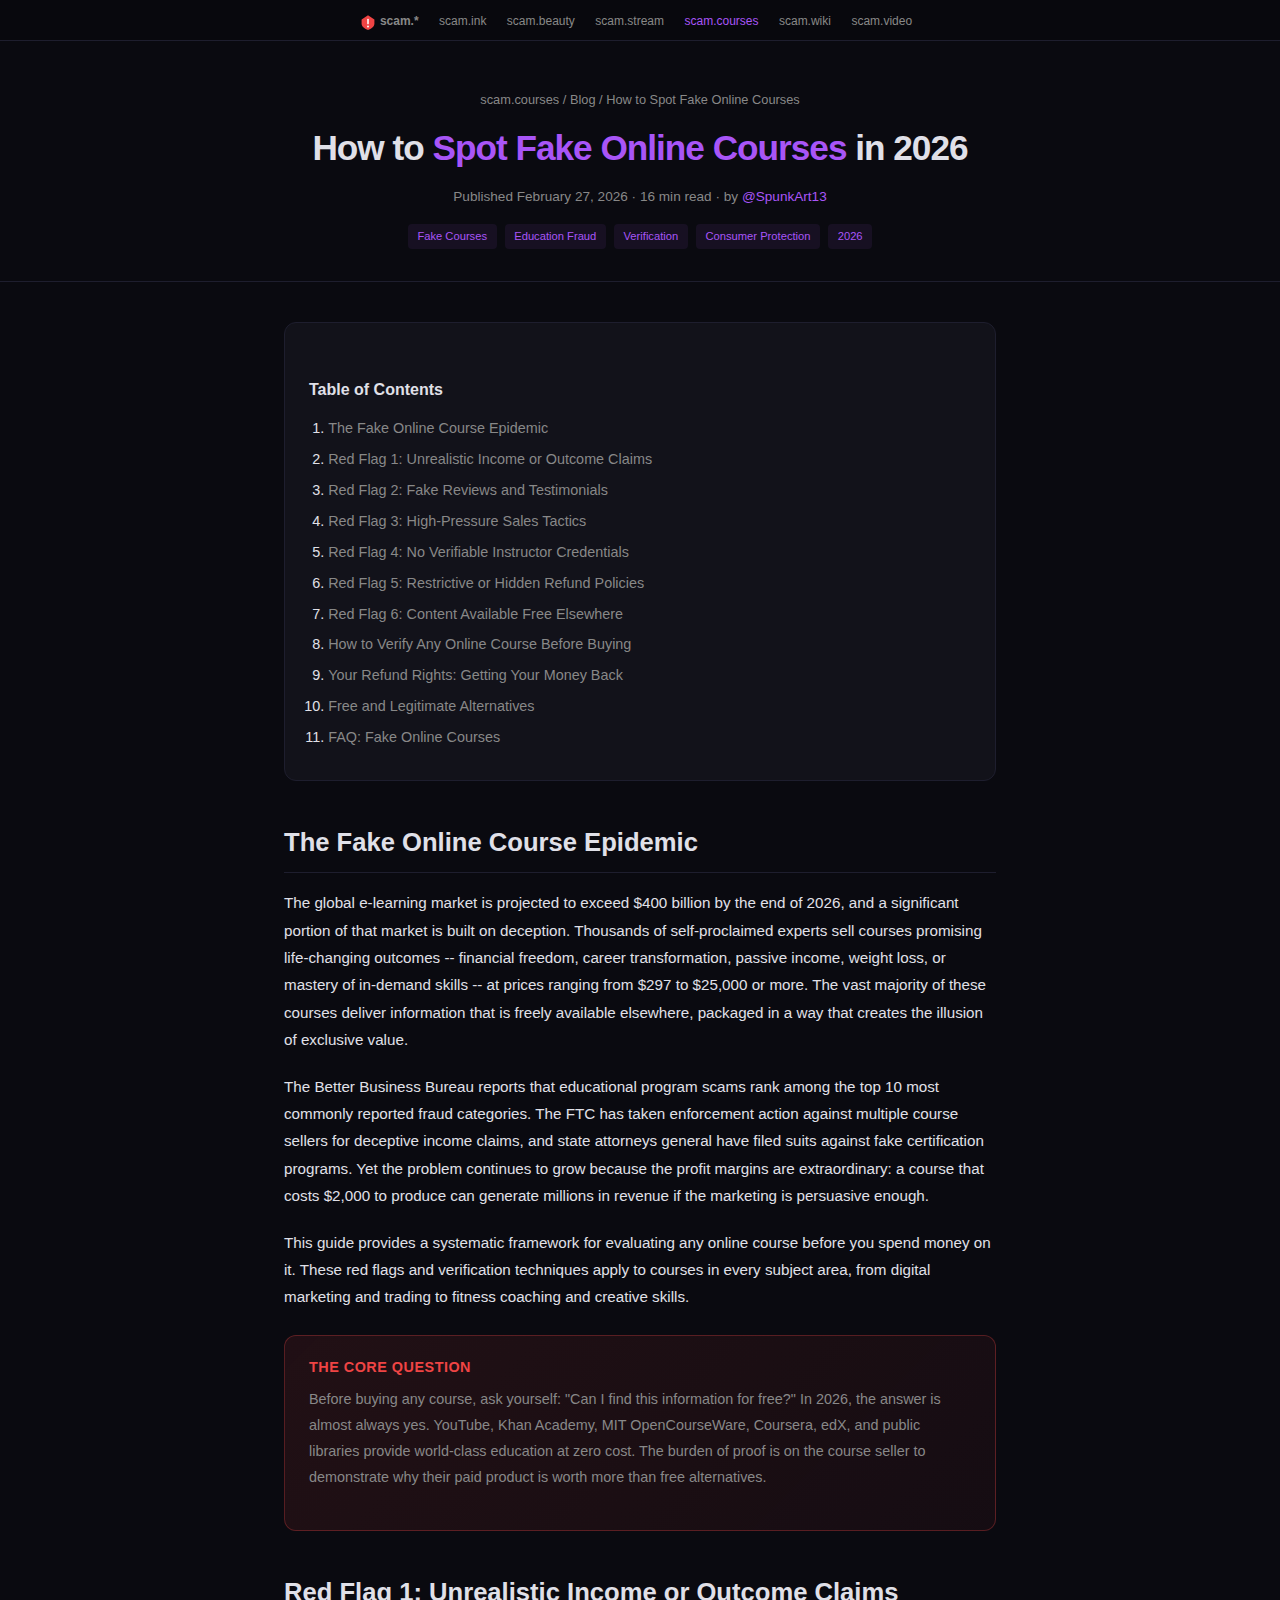
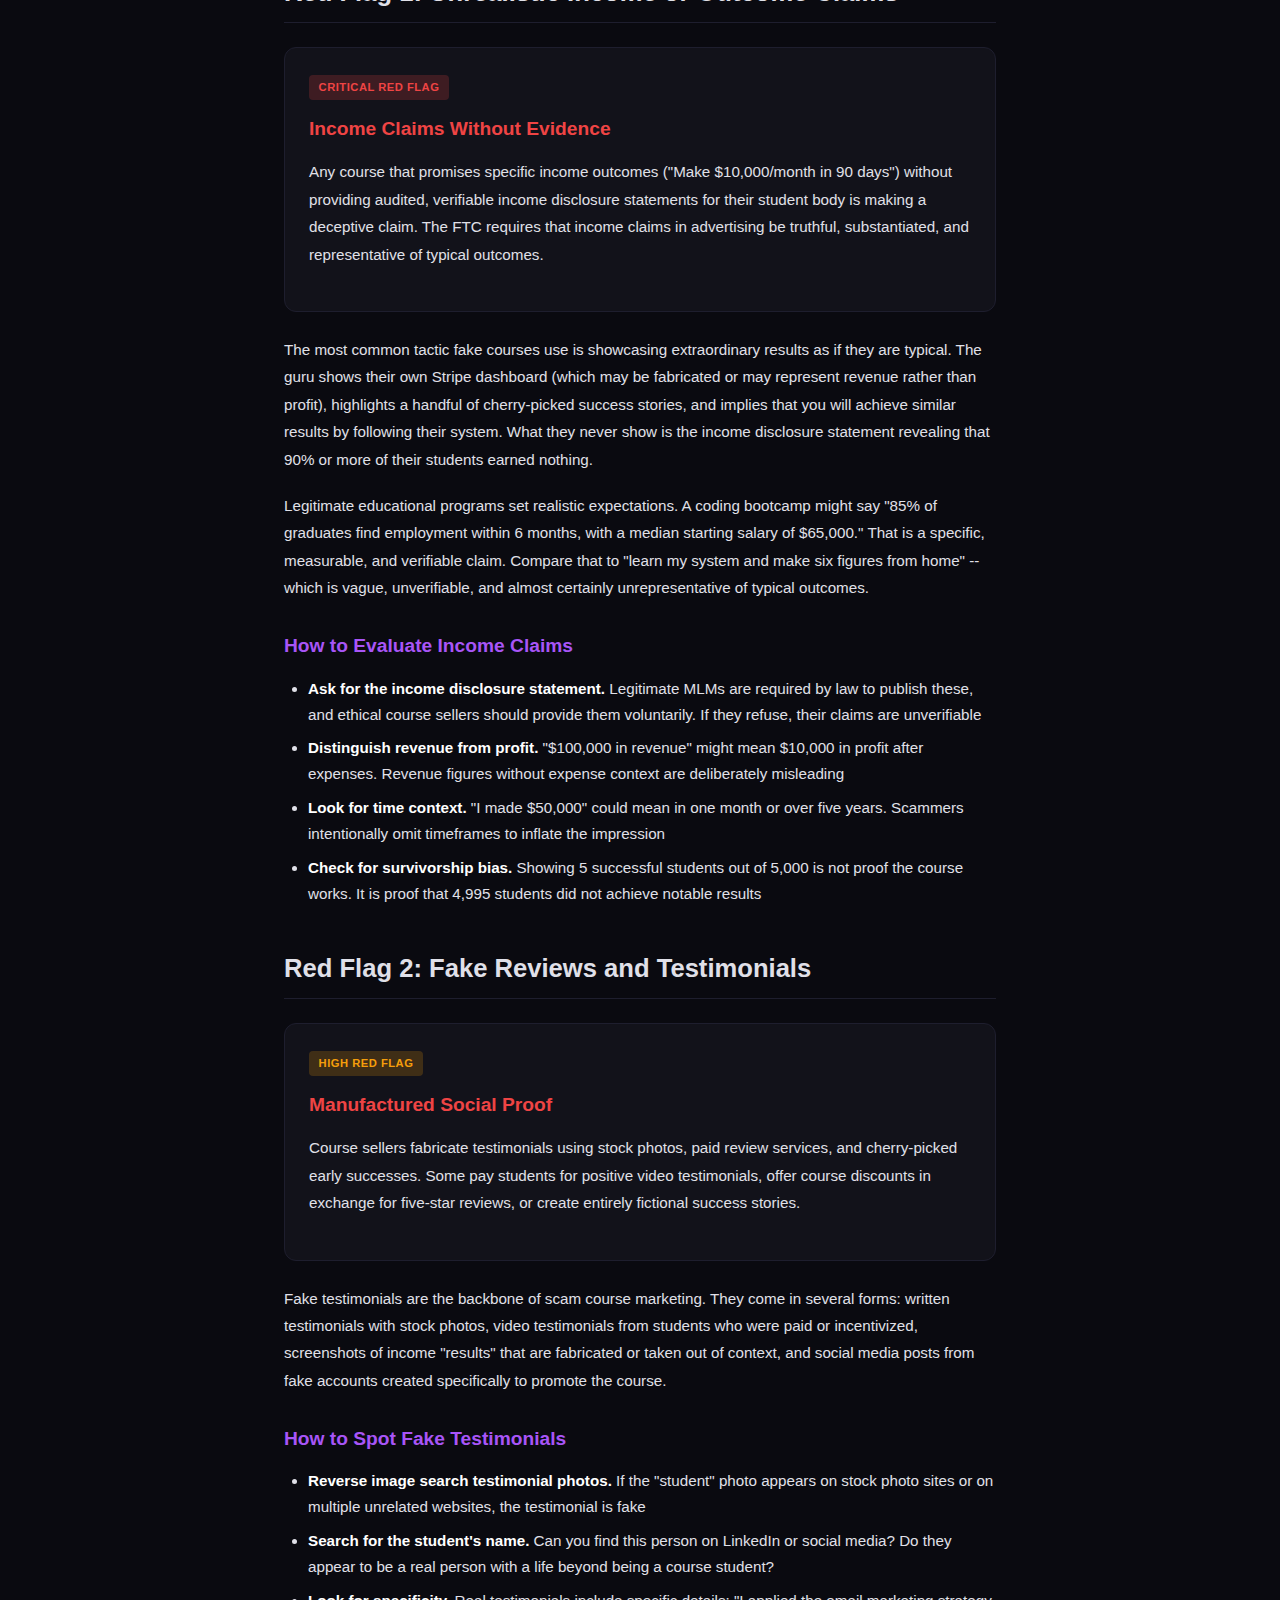
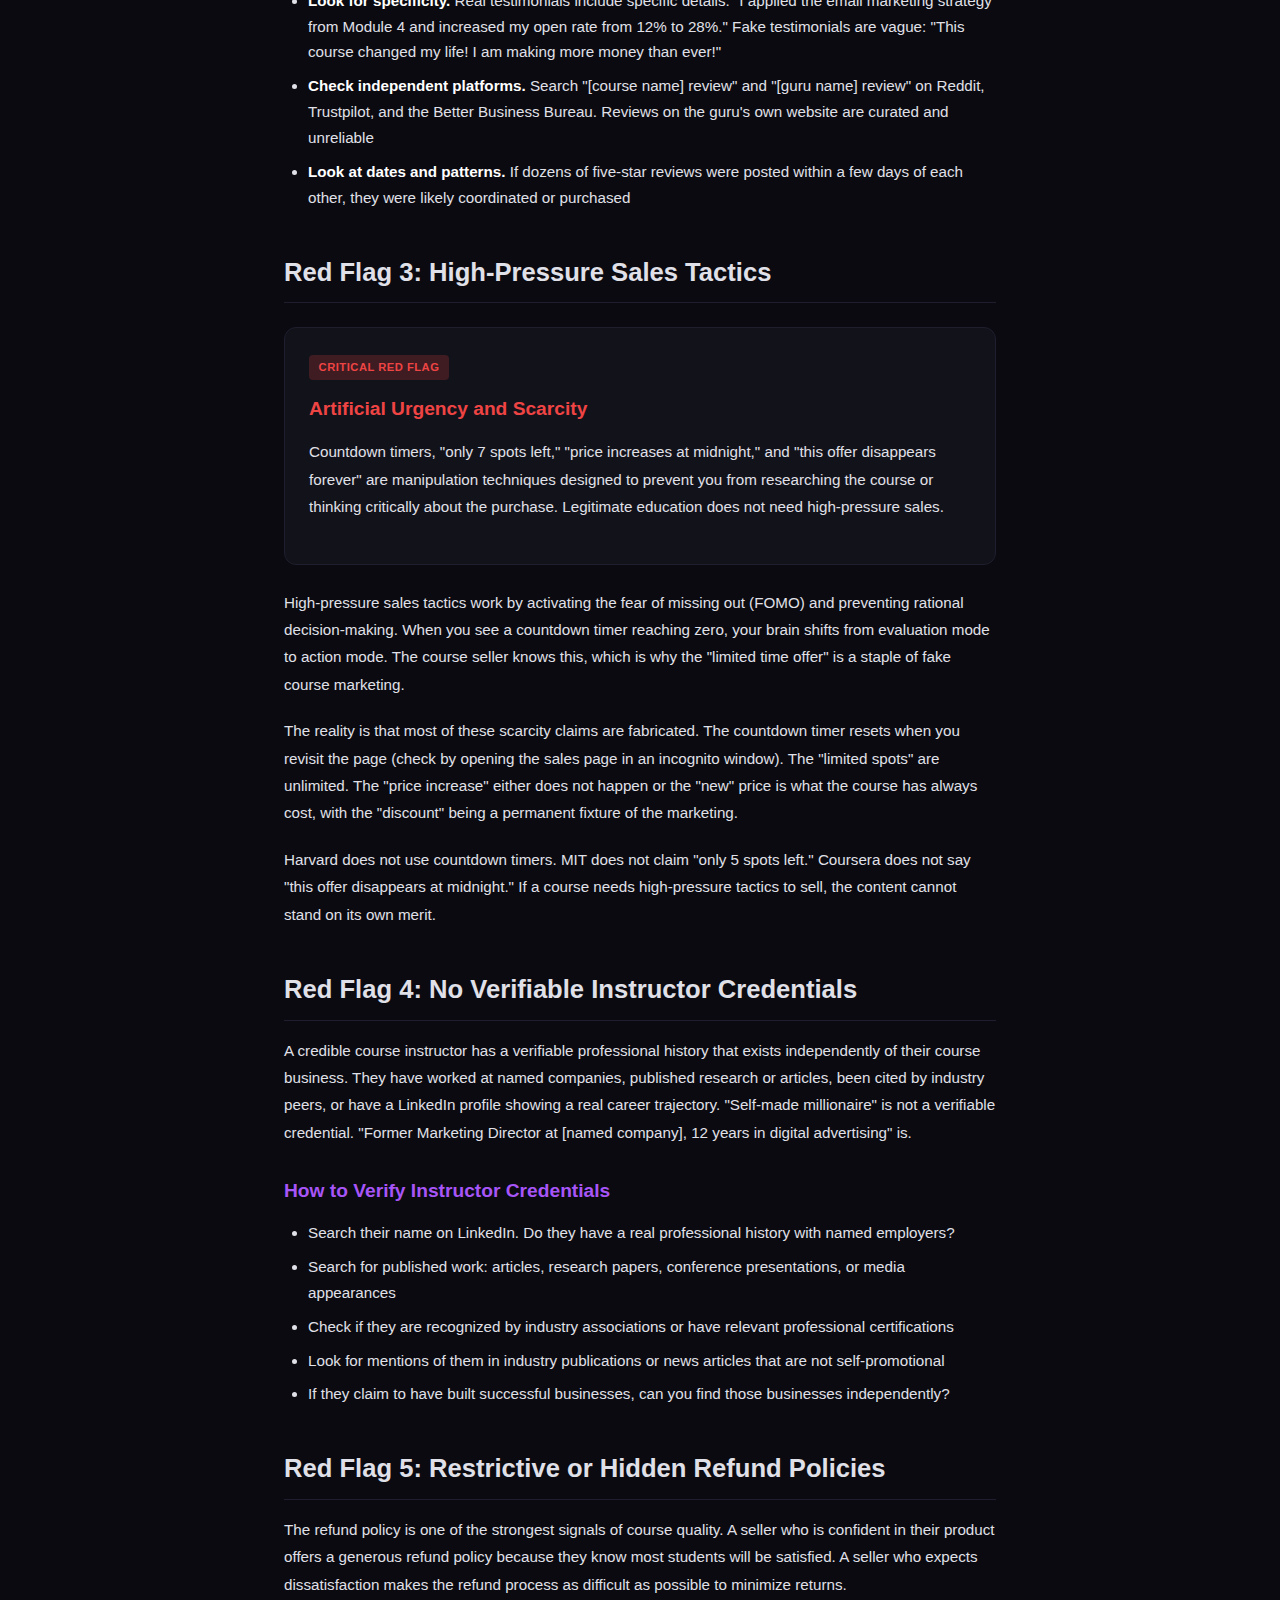
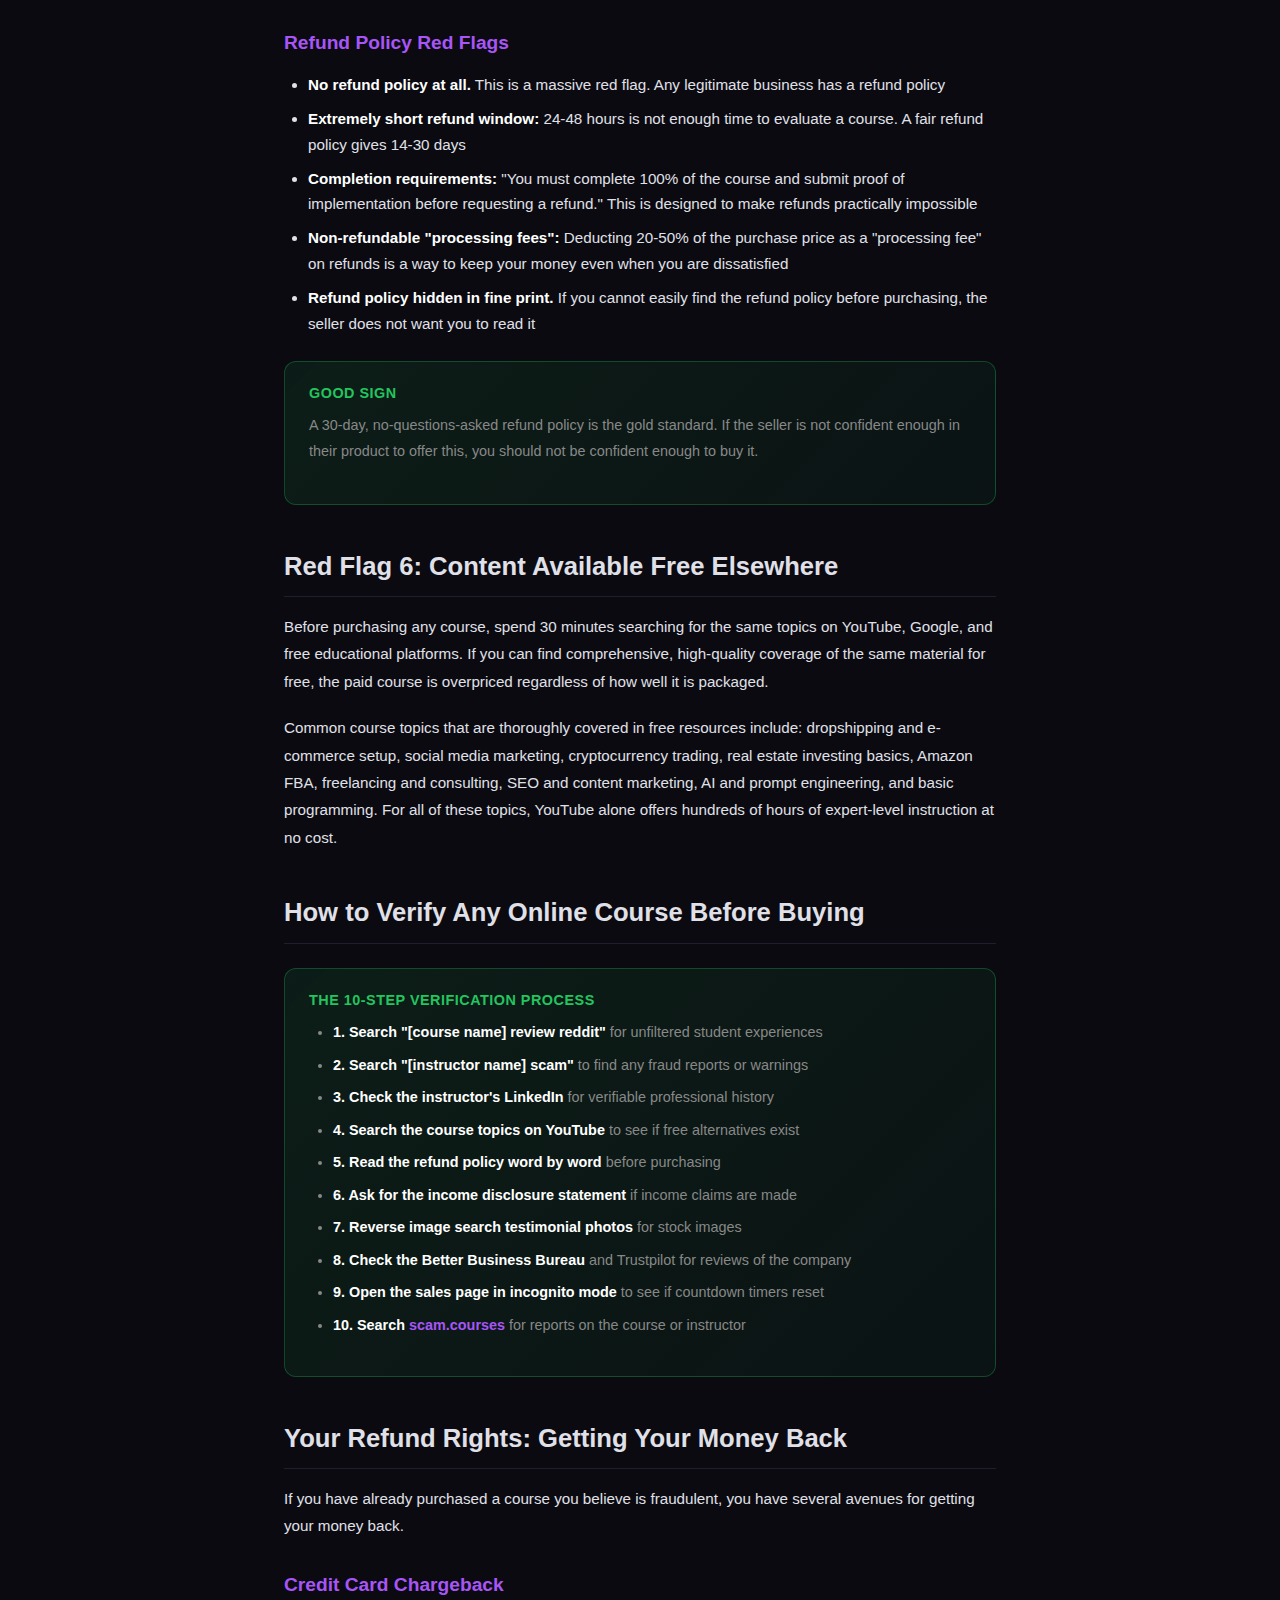
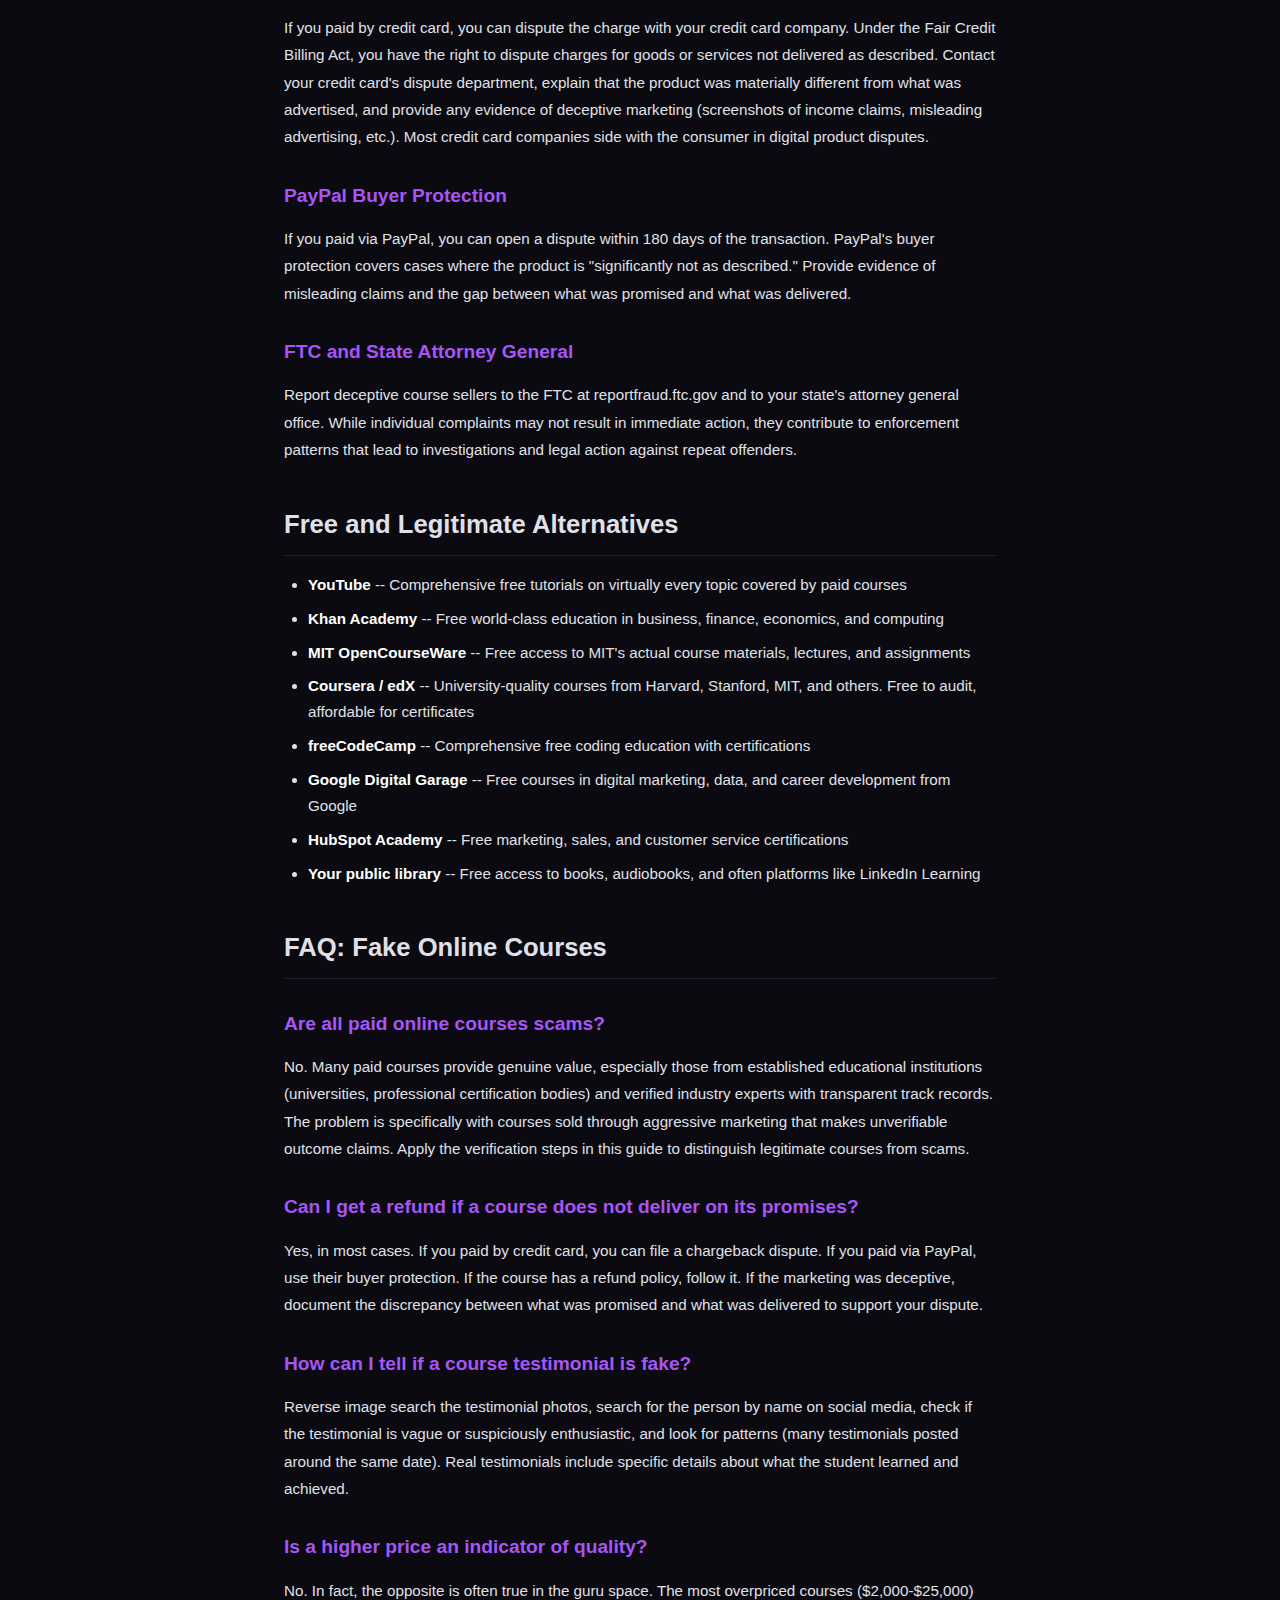
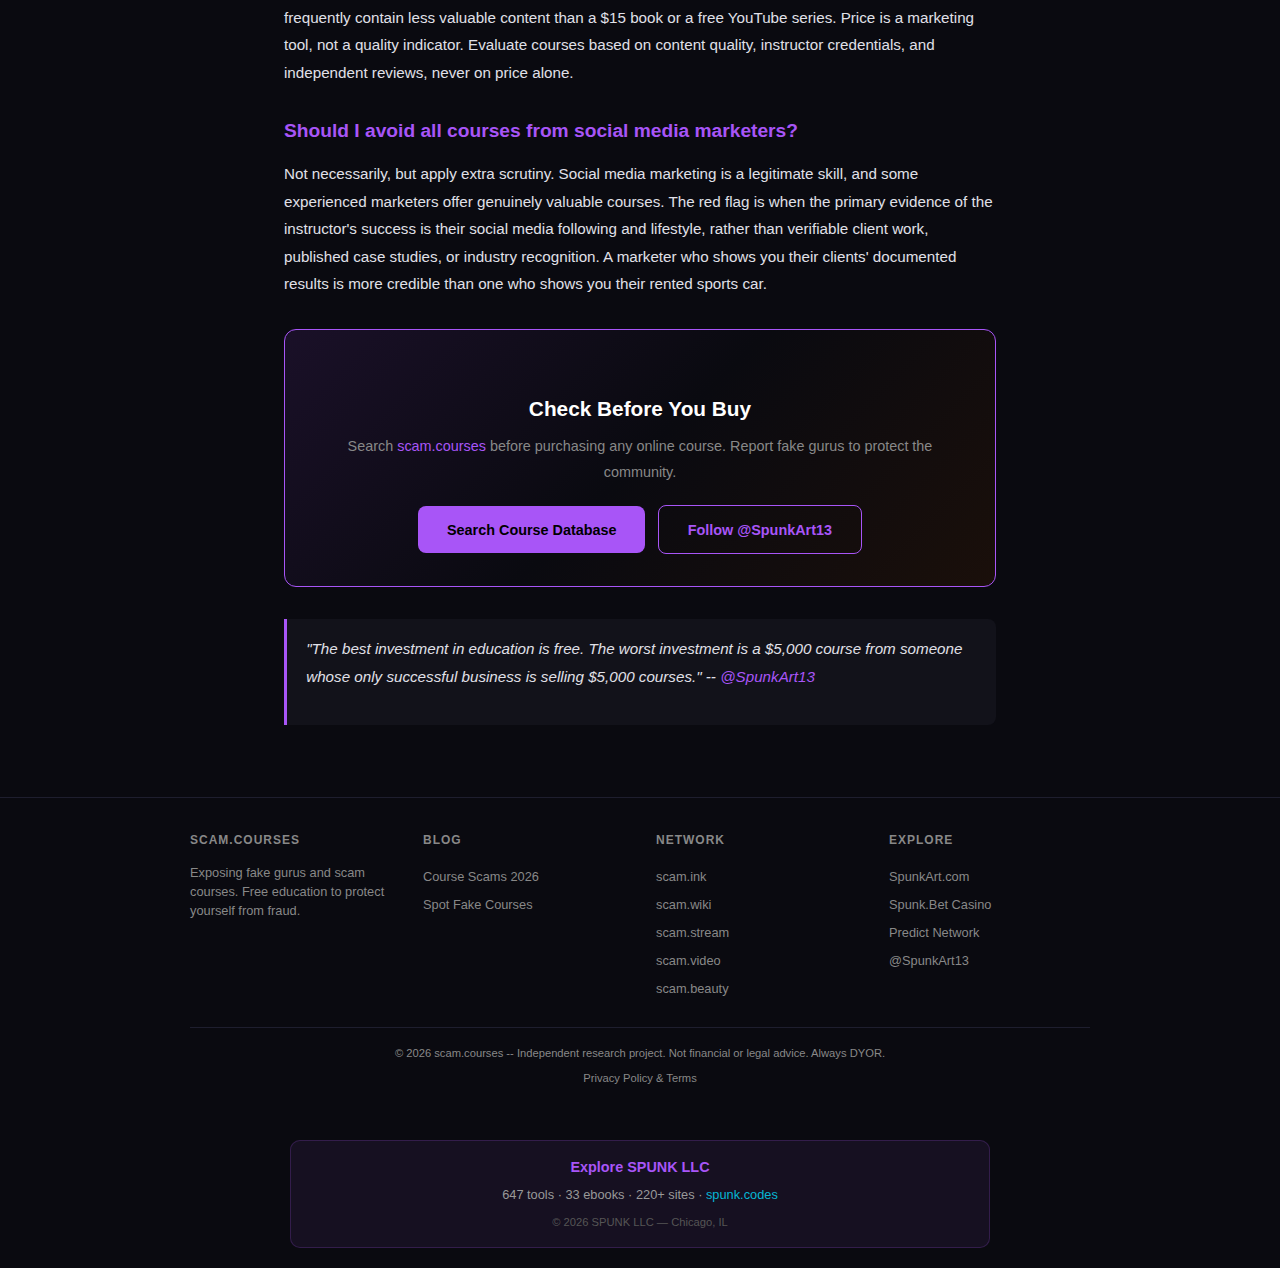
<file: blog/fake-online-courses-2026.html>
<!DOCTYPE html>
<html lang="en">
<head>
<script async src="https://pagead2.googlesyndication.com/pagead/js/adsbygoogle.js?client=ca-pub-6264503059486804" crossorigin="anonymous"></script>
<meta name="google-site-verification" content="L6gcsibTpo7niefadK8pVUYXxlx-9jLYVHdTkuFtO-o" />
  <meta charset="UTF-8">
  <meta name="viewport" content="width=device-width, initial-scale=1.0">
  <title>How to Spot Fake Online Courses in 2026: Complete Guide | scam.courses</title>
  <meta name="description" content="Complete guide to spotting fake online courses in 2026. Red flags, verification techniques, refund rights, and free alternatives to overpriced guru programs. Protect yourself from education fraud.">
  <meta name="keywords" content="fake online courses 2026, how to spot fake courses, online course scam signs, fake guru red flags, education fraud, course refund, overpriced online courses">
  <meta property="og:title" content="How to Spot Fake Online Courses in 2026: Complete Guide">
  <meta property="og:description" content="Complete guide to spotting fake online courses in 2026. Red flags, verification techniques, and free alternatives to guru scams.">
  <meta property="og:type" content="article">
  <meta property="og:url" content="https://scam.courses/blog/fake-online-courses-2026.html">
  <meta property="og:image" content="https://scam.courses/og-image.svg">
  <meta property="og:site_name" content="scam.courses">
  <meta name="twitter:card" content="summary_large_image">
  <meta name="twitter:image" content="https://scam.courses/og-image.svg">
  <meta name="twitter:site" content="@SpunkArt13">
  <meta name="twitter:creator" content="@SpunkArt13">
  <link rel="canonical" href="https://scam.courses/blog/fake-online-courses-2026.html">
  <meta name="robots" content="index, follow, max-image-preview:large">
  <link rel="icon" href="data:image/svg+xml,<svg xmlns=%22http://www.w3.org/2000/svg%22 viewBox=%220 0 100 100%22><text y=%22.9em%22 font-size=%2290%22>⚡</text></svg>">

  <script type="application/ld+json">
  {
    "@context": "https://schema.org",
    "@type": "Article",
    "headline": "How to Spot Fake Online Courses in 2026: Complete Guide",
    "description": "Complete guide to spotting fake online courses in 2026. Red flags, verification techniques, refund rights, and free alternatives.",
    "author": {
      "@type": "Organization",
      "name": "scam.courses",
      "url": "https://scam.courses"
    },
    "publisher": {
      "@type": "Organization",
      "name": "scam.courses",
      "url": "https://scam.courses"
    },
    "datePublished": "2026-02-27",
    "dateModified": "2026-02-27",
    "mainEntityOfPage": {
      "@type": "WebPage",
      "@id": "https://scam.courses/blog/fake-online-courses-2026.html"
    },
    "keywords": ["fake online courses", "course scam detection", "education fraud 2026", "guru scam red flags", "overpriced courses"]
  }
  </script>

  <style>
    *{margin:0;padding:0;box-sizing:border-box;}
    :root{--bg:#0a0a10;--surface:#12121a;--border:#1e1e2e;--text:#e0e0e8;--dim:#888;--accent:#a855f7;--danger:#ef4444;--success:#22c55e;--warning:#f59e0b;}
    body{background:var(--bg);color:var(--text);font-family:-apple-system,BlinkMacSystemFont,'Segoe UI',sans-serif;line-height:1.7;}
    a{color:var(--accent);text-decoration:none;}
    a:hover{opacity:0.85;}
    html,body{overflow-x:hidden;max-width:100vw;}
    .network-bar{background:#08080d;border-bottom:1px solid var(--border);padding:0.4rem 1rem;overflow-x:auto;white-space:nowrap;text-align:center;}
    .network-bar a{color:var(--dim);font-size:0.75rem;margin:0 0.5rem;transition:color 0.2s;}
    .network-bar a:hover,.network-bar a.active{color:var(--accent);}
    .network-label{color:var(--dim);font-size:0.75rem;font-weight:700;margin-right:0.5rem;}
    .article-header{text-align:center;padding:3rem 1.5rem 2rem;border-bottom:1px solid var(--border);}
    .article-header .breadcrumb{font-size:0.8rem;color:var(--dim);margin-bottom:1rem;}
    .article-header .breadcrumb a{color:var(--dim);}
    .article-header .breadcrumb a:hover{color:var(--accent);}
    .article-header h1{font-size:2.2rem;font-weight:900;letter-spacing:-1px;max-width:800px;margin:0 auto;line-height:1.2;}
    .article-header h1 .accent{color:var(--accent);}
    .article-header .meta{color:var(--dim);font-size:0.85rem;margin-top:1rem;}
    .article-header .tags{display:flex;gap:0.5rem;justify-content:center;flex-wrap:wrap;margin-top:1rem;}
    .article-header .tag{font-size:0.7rem;color:var(--accent);background:#a855f715;padding:0.2rem 0.6rem;border-radius:4px;}
    .article-body{max-width:760px;margin:0 auto;padding:2.5rem 1.5rem 3rem;}
    .article-body h2{font-size:1.6rem;font-weight:800;margin:2.5rem 0 1rem;color:var(--text);padding-bottom:0.5rem;border-bottom:1px solid var(--border);}
    .article-body h3{font-size:1.2rem;font-weight:700;margin:1.8rem 0 0.8rem;color:var(--accent);}
    .article-body p{margin-bottom:1.2rem;color:var(--text);font-size:0.95rem;line-height:1.8;}
    .article-body ul,.article-body ol{margin:0 0 1.2rem 1.5rem;color:var(--text);font-size:0.95rem;}
    .article-body li{margin-bottom:0.5rem;line-height:1.7;}
    .article-body strong{color:#fff;font-weight:700;}
    .article-body blockquote{border-left:3px solid var(--accent);padding:1rem 1.2rem;margin:1.5rem 0;background:var(--surface);border-radius:0 8px 8px 0;font-style:italic;color:var(--dim);}
    .warning-box{background:linear-gradient(135deg,rgba(239,68,68,0.1),rgba(239,68,68,0.05));border:1px solid rgba(239,68,68,0.3);border-radius:12px;padding:1.2rem 1.5rem;margin:1.5rem 0;}
    .warning-box .warning-title{color:var(--danger);font-weight:800;font-size:0.9rem;text-transform:uppercase;letter-spacing:0.5px;margin-bottom:0.5rem;}
    .warning-box p,.warning-box ul{color:var(--dim);font-size:0.9rem;}
    .tip-box{background:linear-gradient(135deg,rgba(34,197,94,0.1),rgba(34,197,94,0.05));border:1px solid rgba(34,197,94,0.3);border-radius:12px;padding:1.2rem 1.5rem;margin:1.5rem 0;}
    .tip-box .tip-title{color:var(--success);font-weight:800;font-size:0.9rem;text-transform:uppercase;letter-spacing:0.5px;margin-bottom:0.5rem;}
    .tip-box p,.tip-box ul{color:var(--dim);font-size:0.9rem;}
    .scam-card{background:var(--surface);border:1px solid var(--border);border-radius:12px;padding:1.5rem;margin:1.5rem 0;transition:border-color 0.2s;}
    .scam-card:hover{border-color:var(--accent);}
    .scam-card h3{margin-top:0;color:var(--danger);}
    .scam-card .severity{display:inline-block;font-size:0.7rem;font-weight:700;padding:0.2rem 0.6rem;border-radius:4px;text-transform:uppercase;letter-spacing:0.5px;margin-bottom:0.8rem;}
    .severity-critical{background:rgba(239,68,68,0.2);color:var(--danger);}
    .severity-high{background:rgba(245,158,11,0.2);color:var(--warning);}
    .cta-box{background:linear-gradient(135deg,#1a1028 0%,#0a0a10 50%,#1a0f0a 100%);border:1px solid var(--accent);border-radius:12px;padding:2rem;text-align:center;margin:2rem 0;}
    .cta-box h3{color:#fff;font-size:1.3rem;margin-bottom:0.5rem;}
    .cta-box p{color:var(--dim);font-size:0.9rem;margin-bottom:1.2rem;}
    .cta-btn{display:inline-block;background:var(--accent);color:#000;padding:0.7rem 1.8rem;border-radius:8px;font-weight:700;font-size:0.9rem;transition:all 0.2s;}
    .cta-btn:hover{opacity:0.9;transform:translateY(-1px);}
    .cta-btn-outline{display:inline-block;border:1px solid var(--accent);color:var(--accent);padding:0.7rem 1.8rem;border-radius:8px;font-weight:700;font-size:0.9rem;margin-left:0.5rem;transition:all 0.2s;}
    .cta-btn-outline:hover{background:var(--accent);color:#000;}
    .toc{background:var(--surface);border:1px solid var(--border);border-radius:12px;padding:1.5rem;margin:0 0 2rem;}
    .toc h3{font-size:1rem;font-weight:700;margin-bottom:0.8rem;color:var(--text);}
    .toc ol{margin:0 0 0 1.2rem;list-style:decimal;}
    .toc li{margin-bottom:0.4rem;font-size:0.9rem;}
    .toc a{color:var(--dim);}
    .toc a:hover{color:var(--accent);}
    .site-footer{border-top:1px solid var(--border);padding:2rem 1.5rem;}
    .footer-inner{max-width:900px;margin:0 auto;display:grid;grid-template-columns:repeat(auto-fit,minmax(180px,1fr));gap:2rem;}
    .footer-section h4{font-size:0.75rem;text-transform:uppercase;letter-spacing:1px;color:var(--dim);margin-bottom:0.75rem;}
    .footer-section a{display:block;color:var(--dim);font-size:0.8rem;padding:0.2rem 0;}
    .footer-section a:hover{color:var(--text);}
    .footer-section p{font-size:0.8rem;color:var(--dim);line-height:1.5;}
    .footer-bottom{max-width:900px;margin:1.5rem auto 0;padding-top:1rem;border-top:1px solid var(--border);text-align:center;font-size:0.7rem;color:var(--dim);}
    @media(max-width:768px){.network-bar{padding:0.4rem 0.5rem;white-space:normal;display:flex;flex-wrap:wrap;justify-content:center;gap:0.25rem 0.4rem;}.network-bar a{font-size:0.65rem;margin:0 0.2rem;}.network-label{display:block;width:100%;text-align:center;margin-bottom:0.25rem;margin-right:0;}.article-header{padding:2rem 1rem 1.5rem;}.article-header h1{font-size:1.7rem;}.article-body{padding:2rem 1rem;}.article-body h2{font-size:1.3rem;}.cta-box{padding:1.5rem 1rem;}.cta-btn,.cta-btn-outline{display:block;margin:0.5rem auto;text-align:center;max-width:280px;}.cta-btn-outline{margin-left:auto;}.footer-inner{grid-template-columns:1fr;gap:1.5rem;}}
    @media(max-width:480px){.network-bar a{font-size:0.6rem;margin:0 0.15rem;}.article-header{padding:1.5rem 0.75rem 1rem;}.article-header h1{font-size:1.4rem;}.article-body{padding:1.5rem 0.75rem;}.article-body h2{font-size:1.15rem;}.article-body h3{font-size:1.05rem;}.article-body p,.article-body li{font-size:0.88rem;}.scam-card{padding:1rem;}.warning-box,.tip-box{padding:1rem;}.toc{padding:1rem;}.site-footer{padding:1rem 0.75rem;}.footer-section h4{font-size:0.7rem;}.footer-section a,.footer-section p{font-size:0.75rem;}}
  </style>
  <script async src="https://www.googletagmanager.com/gtag/js?id=G-GVNL11PEGP"></script>
  <script>window.dataLayer=window.dataLayer||[];function gtag(){dataLayer.push(arguments);}gtag('js',new Date());gtag('config','G-GVNL11PEGP');</script>
</head>
<body>
  <div class="network-bar">
    <span class="network-label"><svg style="display:inline-block;vertical-align:middle;width:16px;height:16px;margin-right:4px;" viewBox="0 0 40 40" xmlns="http://www.w3.org/2000/svg"><path d="M20 3 L36 14 L36 24 C36 32 28 38 20 40 C12 38 4 32 4 24 L4 14 Z" fill="#ef4444"/><rect x="18" y="12" width="4" height="14" rx="2" fill="white"/><circle cx="20" cy="31" r="2.5" fill="white"/></svg>scam.*</span>
    <a href="https://scam.ink" target="_blank" rel="noopener noreferrer">scam.ink</a>
    <a href="https://scam.beauty" target="_blank" rel="noopener noreferrer">scam.beauty</a>
    <a href="https://scam.stream" target="_blank" rel="noopener noreferrer">scam.stream</a>
    <a href="https://scam.courses" class="active">scam.courses</a>
    <a href="https://scam.wiki" target="_blank" rel="noopener noreferrer">scam.wiki</a>
    <a href="https://scam.video" target="_blank" rel="noopener noreferrer">scam.video</a>
  </div>

  <header class="article-header">
    <div class="breadcrumb"><a href="https://scam.courses">scam.courses</a> / <a href="https://scam.courses/blog/">Blog</a> / How to Spot Fake Online Courses</div>
    <h1>How to <span class="accent">Spot Fake Online Courses</span> in 2026</h1>
    <div class="meta">Published February 27, 2026 &middot; 16 min read &middot; by <a href="https://x.com/SpunkArt13" target="_blank" rel="noopener noreferrer">@SpunkArt13</a></div>
    <div class="tags">
      <span class="tag">Fake Courses</span>
      <span class="tag">Education Fraud</span>
      <span class="tag">Verification</span>
      <span class="tag">Consumer Protection</span>
      <span class="tag">2026</span>
    </div>
  </header>

  <article class="article-body">

    <div class="toc">
      <h3>Table of Contents</h3>
      <ol>
        <li><a href="#intro">The Fake Online Course Epidemic</a></li>
        <li><a href="#red-flag-1">Red Flag 1: Unrealistic Income or Outcome Claims</a></li>
        <li><a href="#red-flag-2">Red Flag 2: Fake Reviews and Testimonials</a></li>
        <li><a href="#red-flag-3">Red Flag 3: High-Pressure Sales Tactics</a></li>
        <li><a href="#red-flag-4">Red Flag 4: No Verifiable Instructor Credentials</a></li>
        <li><a href="#red-flag-5">Red Flag 5: Restrictive or Hidden Refund Policies</a></li>
        <li><a href="#red-flag-6">Red Flag 6: Content Available Free Elsewhere</a></li>
        <li><a href="#verification">How to Verify Any Online Course Before Buying</a></li>
        <li><a href="#refunds">Your Refund Rights: Getting Your Money Back</a></li>
        <li><a href="#alternatives">Free and Legitimate Alternatives</a></li>
        <li><a href="#faq">FAQ: Fake Online Courses</a></li>
      </ol>
    </div>

    <h2 id="intro">The Fake Online Course Epidemic</h2>

    <p>The global e-learning market is projected to exceed $400 billion by the end of 2026, and a significant portion of that market is built on deception. Thousands of self-proclaimed experts sell courses promising life-changing outcomes -- financial freedom, career transformation, passive income, weight loss, or mastery of in-demand skills -- at prices ranging from $297 to $25,000 or more. The vast majority of these courses deliver information that is freely available elsewhere, packaged in a way that creates the illusion of exclusive value.</p>

    <p>The Better Business Bureau reports that educational program scams rank among the top 10 most commonly reported fraud categories. The FTC has taken enforcement action against multiple course sellers for deceptive income claims, and state attorneys general have filed suits against fake certification programs. Yet the problem continues to grow because the profit margins are extraordinary: a course that costs $2,000 to produce can generate millions in revenue if the marketing is persuasive enough.</p>

    <p>This guide provides a systematic framework for evaluating any online course before you spend money on it. These red flags and verification techniques apply to courses in every subject area, from digital marketing and trading to fitness coaching and creative skills.</p>

    <div class="warning-box">
      <div class="warning-title">The Core Question</div>
      <p>Before buying any course, ask yourself: "Can I find this information for free?" In 2026, the answer is almost always yes. YouTube, Khan Academy, MIT OpenCourseWare, Coursera, edX, and public libraries provide world-class education at zero cost. The burden of proof is on the course seller to demonstrate why their paid product is worth more than free alternatives.</p>
    </div>

    <h2 id="red-flag-1">Red Flag 1: Unrealistic Income or Outcome Claims</h2>

    <div class="scam-card">
      <span class="severity severity-critical">Critical Red Flag</span>
      <h3>Income Claims Without Evidence</h3>
      <p>Any course that promises specific income outcomes ("Make $10,000/month in 90 days") without providing audited, verifiable income disclosure statements for their student body is making a deceptive claim. The FTC requires that income claims in advertising be truthful, substantiated, and representative of typical outcomes.</p>
    </div>

    <p>The most common tactic fake courses use is showcasing extraordinary results as if they are typical. The guru shows their own Stripe dashboard (which may be fabricated or may represent revenue rather than profit), highlights a handful of cherry-picked success stories, and implies that you will achieve similar results by following their system. What they never show is the income disclosure statement revealing that 90% or more of their students earned nothing.</p>

    <p>Legitimate educational programs set realistic expectations. A coding bootcamp might say "85% of graduates find employment within 6 months, with a median starting salary of $65,000." That is a specific, measurable, and verifiable claim. Compare that to "learn my system and make six figures from home" -- which is vague, unverifiable, and almost certainly unrepresentative of typical outcomes.</p>

    <h3>How to Evaluate Income Claims</h3>
    <ul>
      <li><strong>Ask for the income disclosure statement.</strong> Legitimate MLMs are required by law to publish these, and ethical course sellers should provide them voluntarily. If they refuse, their claims are unverifiable</li>
      <li><strong>Distinguish revenue from profit.</strong> "$100,000 in revenue" might mean $10,000 in profit after expenses. Revenue figures without expense context are deliberately misleading</li>
      <li><strong>Look for time context.</strong> "I made $50,000" could mean in one month or over five years. Scammers intentionally omit timeframes to inflate the impression</li>
      <li><strong>Check for survivorship bias.</strong> Showing 5 successful students out of 5,000 is not proof the course works. It is proof that 4,995 students did not achieve notable results</li>
    </ul>

    <h2 id="red-flag-2">Red Flag 2: Fake Reviews and Testimonials</h2>

    <div class="scam-card">
      <span class="severity severity-high">High Red Flag</span>
      <h3>Manufactured Social Proof</h3>
      <p>Course sellers fabricate testimonials using stock photos, paid review services, and cherry-picked early successes. Some pay students for positive video testimonials, offer course discounts in exchange for five-star reviews, or create entirely fictional success stories.</p>
    </div>

    <p>Fake testimonials are the backbone of scam course marketing. They come in several forms: written testimonials with stock photos, video testimonials from students who were paid or incentivized, screenshots of income "results" that are fabricated or taken out of context, and social media posts from fake accounts created specifically to promote the course.</p>

    <h3>How to Spot Fake Testimonials</h3>
    <ul>
      <li><strong>Reverse image search testimonial photos.</strong> If the "student" photo appears on stock photo sites or on multiple unrelated websites, the testimonial is fake</li>
      <li><strong>Search for the student's name.</strong> Can you find this person on LinkedIn or social media? Do they appear to be a real person with a life beyond being a course student?</li>
      <li><strong>Look for specificity.</strong> Real testimonials include specific details: "I applied the email marketing strategy from Module 4 and increased my open rate from 12% to 28%." Fake testimonials are vague: "This course changed my life! I am making more money than ever!"</li>
      <li><strong>Check independent platforms.</strong> Search "[course name] review" and "[guru name] review" on Reddit, Trustpilot, and the Better Business Bureau. Reviews on the guru's own website are curated and unreliable</li>
      <li><strong>Look at dates and patterns.</strong> If dozens of five-star reviews were posted within a few days of each other, they were likely coordinated or purchased</li>
    </ul>

    <h2 id="red-flag-3">Red Flag 3: High-Pressure Sales Tactics</h2>

    <div class="scam-card">
      <span class="severity severity-critical">Critical Red Flag</span>
      <h3>Artificial Urgency and Scarcity</h3>
      <p>Countdown timers, "only 7 spots left," "price increases at midnight," and "this offer disappears forever" are manipulation techniques designed to prevent you from researching the course or thinking critically about the purchase. Legitimate education does not need high-pressure sales.</p>
    </div>

    <p>High-pressure sales tactics work by activating the fear of missing out (FOMO) and preventing rational decision-making. When you see a countdown timer reaching zero, your brain shifts from evaluation mode to action mode. The course seller knows this, which is why the "limited time offer" is a staple of fake course marketing.</p>

    <p>The reality is that most of these scarcity claims are fabricated. The countdown timer resets when you revisit the page (check by opening the sales page in an incognito window). The "limited spots" are unlimited. The "price increase" either does not happen or the "new" price is what the course has always cost, with the "discount" being a permanent fixture of the marketing.</p>

    <p>Harvard does not use countdown timers. MIT does not claim "only 5 spots left." Coursera does not say "this offer disappears at midnight." If a course needs high-pressure tactics to sell, the content cannot stand on its own merit.</p>

    <h2 id="red-flag-4">Red Flag 4: No Verifiable Instructor Credentials</h2>

    <p>A credible course instructor has a verifiable professional history that exists independently of their course business. They have worked at named companies, published research or articles, been cited by industry peers, or have a LinkedIn profile showing a real career trajectory. "Self-made millionaire" is not a verifiable credential. "Former Marketing Director at [named company], 12 years in digital advertising" is.</p>

    <h3>How to Verify Instructor Credentials</h3>
    <ul>
      <li>Search their name on LinkedIn. Do they have a real professional history with named employers?</li>
      <li>Search for published work: articles, research papers, conference presentations, or media appearances</li>
      <li>Check if they are recognized by industry associations or have relevant professional certifications</li>
      <li>Look for mentions of them in industry publications or news articles that are not self-promotional</li>
      <li>If they claim to have built successful businesses, can you find those businesses independently?</li>
    </ul>

    <h2 id="red-flag-5">Red Flag 5: Restrictive or Hidden Refund Policies</h2>

    <p>The refund policy is one of the strongest signals of course quality. A seller who is confident in their product offers a generous refund policy because they know most students will be satisfied. A seller who expects dissatisfaction makes the refund process as difficult as possible to minimize returns.</p>

    <h3>Refund Policy Red Flags</h3>
    <ul>
      <li><strong>No refund policy at all.</strong> This is a massive red flag. Any legitimate business has a refund policy</li>
      <li><strong>Extremely short refund window:</strong> 24-48 hours is not enough time to evaluate a course. A fair refund policy gives 14-30 days</li>
      <li><strong>Completion requirements:</strong> "You must complete 100% of the course and submit proof of implementation before requesting a refund." This is designed to make refunds practically impossible</li>
      <li><strong>Non-refundable "processing fees":</strong> Deducting 20-50% of the purchase price as a "processing fee" on refunds is a way to keep your money even when you are dissatisfied</li>
      <li><strong>Refund policy hidden in fine print.</strong> If you cannot easily find the refund policy before purchasing, the seller does not want you to read it</li>
    </ul>

    <div class="tip-box">
      <div class="tip-title">Good Sign</div>
      <p>A 30-day, no-questions-asked refund policy is the gold standard. If the seller is not confident enough in their product to offer this, you should not be confident enough to buy it.</p>
    </div>

    <h2 id="red-flag-6">Red Flag 6: Content Available Free Elsewhere</h2>

    <p>Before purchasing any course, spend 30 minutes searching for the same topics on YouTube, Google, and free educational platforms. If you can find comprehensive, high-quality coverage of the same material for free, the paid course is overpriced regardless of how well it is packaged.</p>

    <p>Common course topics that are thoroughly covered in free resources include: dropshipping and e-commerce setup, social media marketing, cryptocurrency trading, real estate investing basics, Amazon FBA, freelancing and consulting, SEO and content marketing, AI and prompt engineering, and basic programming. For all of these topics, YouTube alone offers hundreds of hours of expert-level instruction at no cost.</p>

    <h2 id="verification">How to Verify Any Online Course Before Buying</h2>

    <div class="tip-box">
      <div class="tip-title">The 10-Step Verification Process</div>
      <ul>
        <li><strong>1. Search "[course name] review reddit"</strong> for unfiltered student experiences</li>
        <li><strong>2. Search "[instructor name] scam"</strong> to find any fraud reports or warnings</li>
        <li><strong>3. Check the instructor's LinkedIn</strong> for verifiable professional history</li>
        <li><strong>4. Search the course topics on YouTube</strong> to see if free alternatives exist</li>
        <li><strong>5. Read the refund policy word by word</strong> before purchasing</li>
        <li><strong>6. Ask for the income disclosure statement</strong> if income claims are made</li>
        <li><strong>7. Reverse image search testimonial photos</strong> for stock images</li>
        <li><strong>8. Check the Better Business Bureau</strong> and Trustpilot for reviews of the company</li>
        <li><strong>9. Open the sales page in incognito mode</strong> to see if countdown timers reset</li>
        <li><strong>10. Search <a href="https://scam.courses">scam.courses</a></strong> for reports on the course or instructor</li>
      </ul>
    </div>

    <h2 id="refunds">Your Refund Rights: Getting Your Money Back</h2>

    <p>If you have already purchased a course you believe is fraudulent, you have several avenues for getting your money back.</p>

    <h3>Credit Card Chargeback</h3>
    <p>If you paid by credit card, you can dispute the charge with your credit card company. Under the Fair Credit Billing Act, you have the right to dispute charges for goods or services not delivered as described. Contact your credit card's dispute department, explain that the product was materially different from what was advertised, and provide any evidence of deceptive marketing (screenshots of income claims, misleading advertising, etc.). Most credit card companies side with the consumer in digital product disputes.</p>

    <h3>PayPal Buyer Protection</h3>
    <p>If you paid via PayPal, you can open a dispute within 180 days of the transaction. PayPal's buyer protection covers cases where the product is "significantly not as described." Provide evidence of misleading claims and the gap between what was promised and what was delivered.</p>

    <h3>FTC and State Attorney General</h3>
    <p>Report deceptive course sellers to the FTC at reportfraud.ftc.gov and to your state's attorney general office. While individual complaints may not result in immediate action, they contribute to enforcement patterns that lead to investigations and legal action against repeat offenders.</p>

    <h2 id="alternatives">Free and Legitimate Alternatives</h2>

    <ul>
      <li><strong>YouTube</strong> -- Comprehensive free tutorials on virtually every topic covered by paid courses</li>
      <li><strong>Khan Academy</strong> -- Free world-class education in business, finance, economics, and computing</li>
      <li><strong>MIT OpenCourseWare</strong> -- Free access to MIT's actual course materials, lectures, and assignments</li>
      <li><strong>Coursera / edX</strong> -- University-quality courses from Harvard, Stanford, MIT, and others. Free to audit, affordable for certificates</li>
      <li><strong>freeCodeCamp</strong> -- Comprehensive free coding education with certifications</li>
      <li><strong>Google Digital Garage</strong> -- Free courses in digital marketing, data, and career development from Google</li>
      <li><strong>HubSpot Academy</strong> -- Free marketing, sales, and customer service certifications</li>
      <li><strong>Your public library</strong> -- Free access to books, audiobooks, and often platforms like LinkedIn Learning</li>
    </ul>

    <h2 id="faq">FAQ: Fake Online Courses</h2>

    <h3>Are all paid online courses scams?</h3>
    <p>No. Many paid courses provide genuine value, especially those from established educational institutions (universities, professional certification bodies) and verified industry experts with transparent track records. The problem is specifically with courses sold through aggressive marketing that makes unverifiable outcome claims. Apply the verification steps in this guide to distinguish legitimate courses from scams.</p>

    <h3>Can I get a refund if a course does not deliver on its promises?</h3>
    <p>Yes, in most cases. If you paid by credit card, you can file a chargeback dispute. If you paid via PayPal, use their buyer protection. If the course has a refund policy, follow it. If the marketing was deceptive, document the discrepancy between what was promised and what was delivered to support your dispute.</p>

    <h3>How can I tell if a course testimonial is fake?</h3>
    <p>Reverse image search the testimonial photos, search for the person by name on social media, check if the testimonial is vague or suspiciously enthusiastic, and look for patterns (many testimonials posted around the same date). Real testimonials include specific details about what the student learned and achieved.</p>

    <h3>Is a higher price an indicator of quality?</h3>
    <p>No. In fact, the opposite is often true in the guru space. The most overpriced courses ($2,000-$25,000) frequently contain less valuable content than a $15 book or a free YouTube series. Price is a marketing tool, not a quality indicator. Evaluate courses based on content quality, instructor credentials, and independent reviews, never on price alone.</p>

    <h3>Should I avoid all courses from social media marketers?</h3>
    <p>Not necessarily, but apply extra scrutiny. Social media marketing is a legitimate skill, and some experienced marketers offer genuinely valuable courses. The red flag is when the primary evidence of the instructor's success is their social media following and lifestyle, rather than verifiable client work, published case studies, or industry recognition. A marketer who shows you their clients' documented results is more credible than one who shows you their rented sports car.</p>

    <div class="cta-box">
      <h3>Check Before You Buy</h3>
      <p>Search <a href="https://scam.courses" style="color:var(--accent);">scam.courses</a> before purchasing any online course. Report fake gurus to protect the community.</p>
      <a href="https://scam.courses" class="cta-btn">Search Course Database</a>
      <a href="https://x.com/SpunkArt13" target="_blank" rel="noopener noreferrer" class="cta-btn-outline">Follow @SpunkArt13</a>
    </div>

    <blockquote>
      <p>"The best investment in education is free. The worst investment is a $5,000 course from someone whose only successful business is selling $5,000 courses." -- <a href="https://x.com/SpunkArt13" target="_blank" rel="noopener noreferrer">@SpunkArt13</a></p>
    </blockquote>

  </article>

  <footer class="site-footer">
    <div class="footer-inner">
      <div class="footer-section">
        <h4>scam.courses</h4>
        <p>Exposing fake gurus and scam courses. Free education to protect yourself from fraud.</p>
      </div>
      <div class="footer-section">
        <h4>Blog</h4>
        <a href="/blog/online-course-scams-2026.html">Course Scams 2026</a>
        <a href="/blog/fake-online-courses-2026.html">Spot Fake Courses</a>
      </div>
      <div class="footer-section">
        <h4>Network</h4>
        <a href="https://scam.ink" target="_blank" rel="noopener noreferrer">scam.ink</a>
        <a href="https://scam.wiki" target="_blank" rel="noopener noreferrer">scam.wiki</a>
        <a href="https://scam.stream" target="_blank" rel="noopener noreferrer">scam.stream</a>
        <a href="https://scam.video" target="_blank" rel="noopener noreferrer">scam.video</a>
        <a href="https://scam.beauty" target="_blank" rel="noopener noreferrer">scam.beauty</a>
      </div>
      <div class="footer-section">
        <h4>Explore</h4>
        <a href="https://spunk.codes" target="_blank" rel="noopener noreferrer">SpunkArt.com</a>
        <a href="https://spunk.bet" target="_blank" rel="noopener noreferrer">Spunk.Bet Casino</a>
        <a href="https://predict.pics" target="_blank" rel="noopener noreferrer">Predict Network</a>
        <a href="https://x.com/SpunkArt13" target="_blank" rel="noopener noreferrer">@SpunkArt13</a>
      </div>
    </div>
    <div class="footer-bottom">
      <p>&copy; 2026 scam.courses -- Independent research project. Not financial or legal advice. Always DYOR.</p>
      <p style="margin-top:6px;"><a href="/privacy.html" style="color:var(--dim);">Privacy Policy & Terms</a></p>
    </div>
  </footer>
<div style="background:rgba(168,85,247,0.08);border:1px solid rgba(168,85,247,0.2);border-radius:10px;padding:14px;margin:20px auto;max-width:700px;text-align:center"><p style="color:#a855f7;font-weight:700;font-size:0.9rem;margin-bottom:4px">Explore SPUNK LLC</p><p style="color:#999;font-size:0.8rem;margin-bottom:8px">647 tools · 33 ebooks · 220+ sites · <a href="https://spunk.codes" style="color:#06b6d4">spunk.codes</a></p><p style="font-size:0.7rem;color:#555">© 2026 SPUNK LLC — Chicago, IL</p></div>
</body>
</html>
</file>
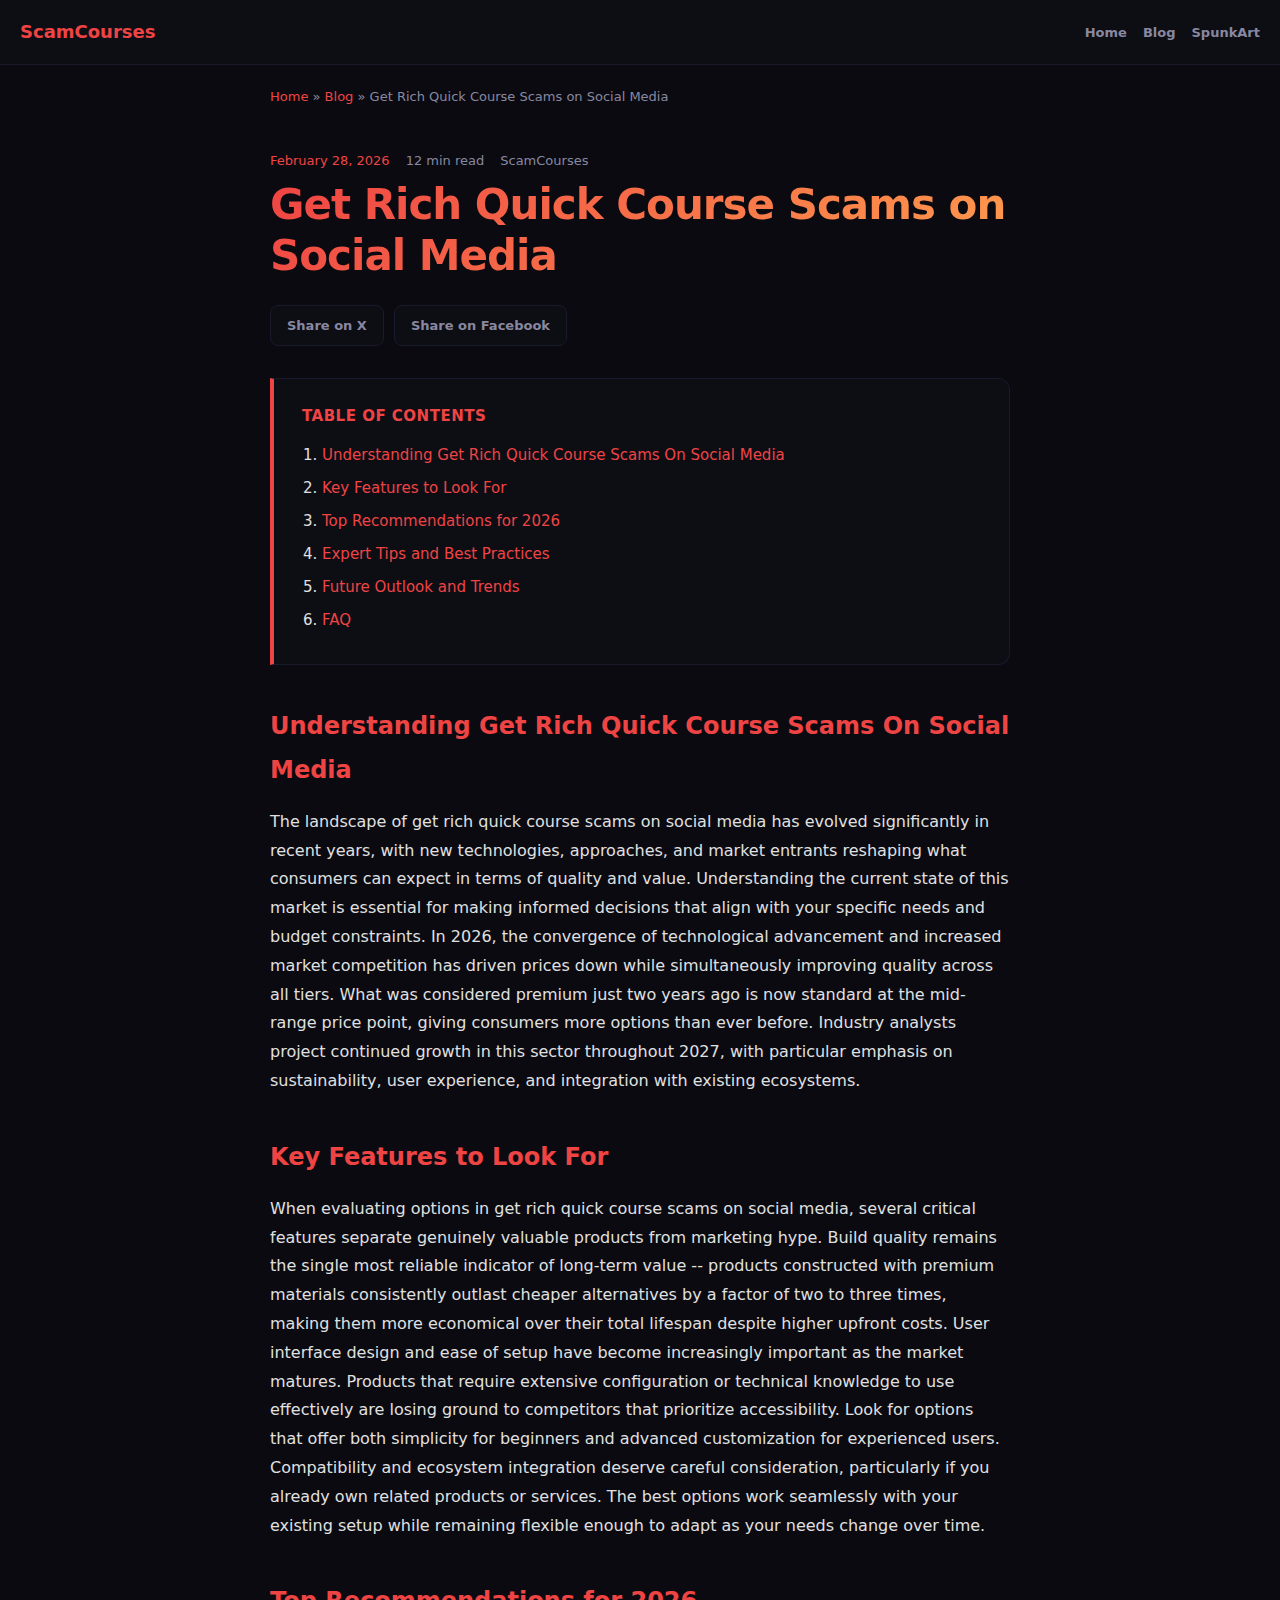
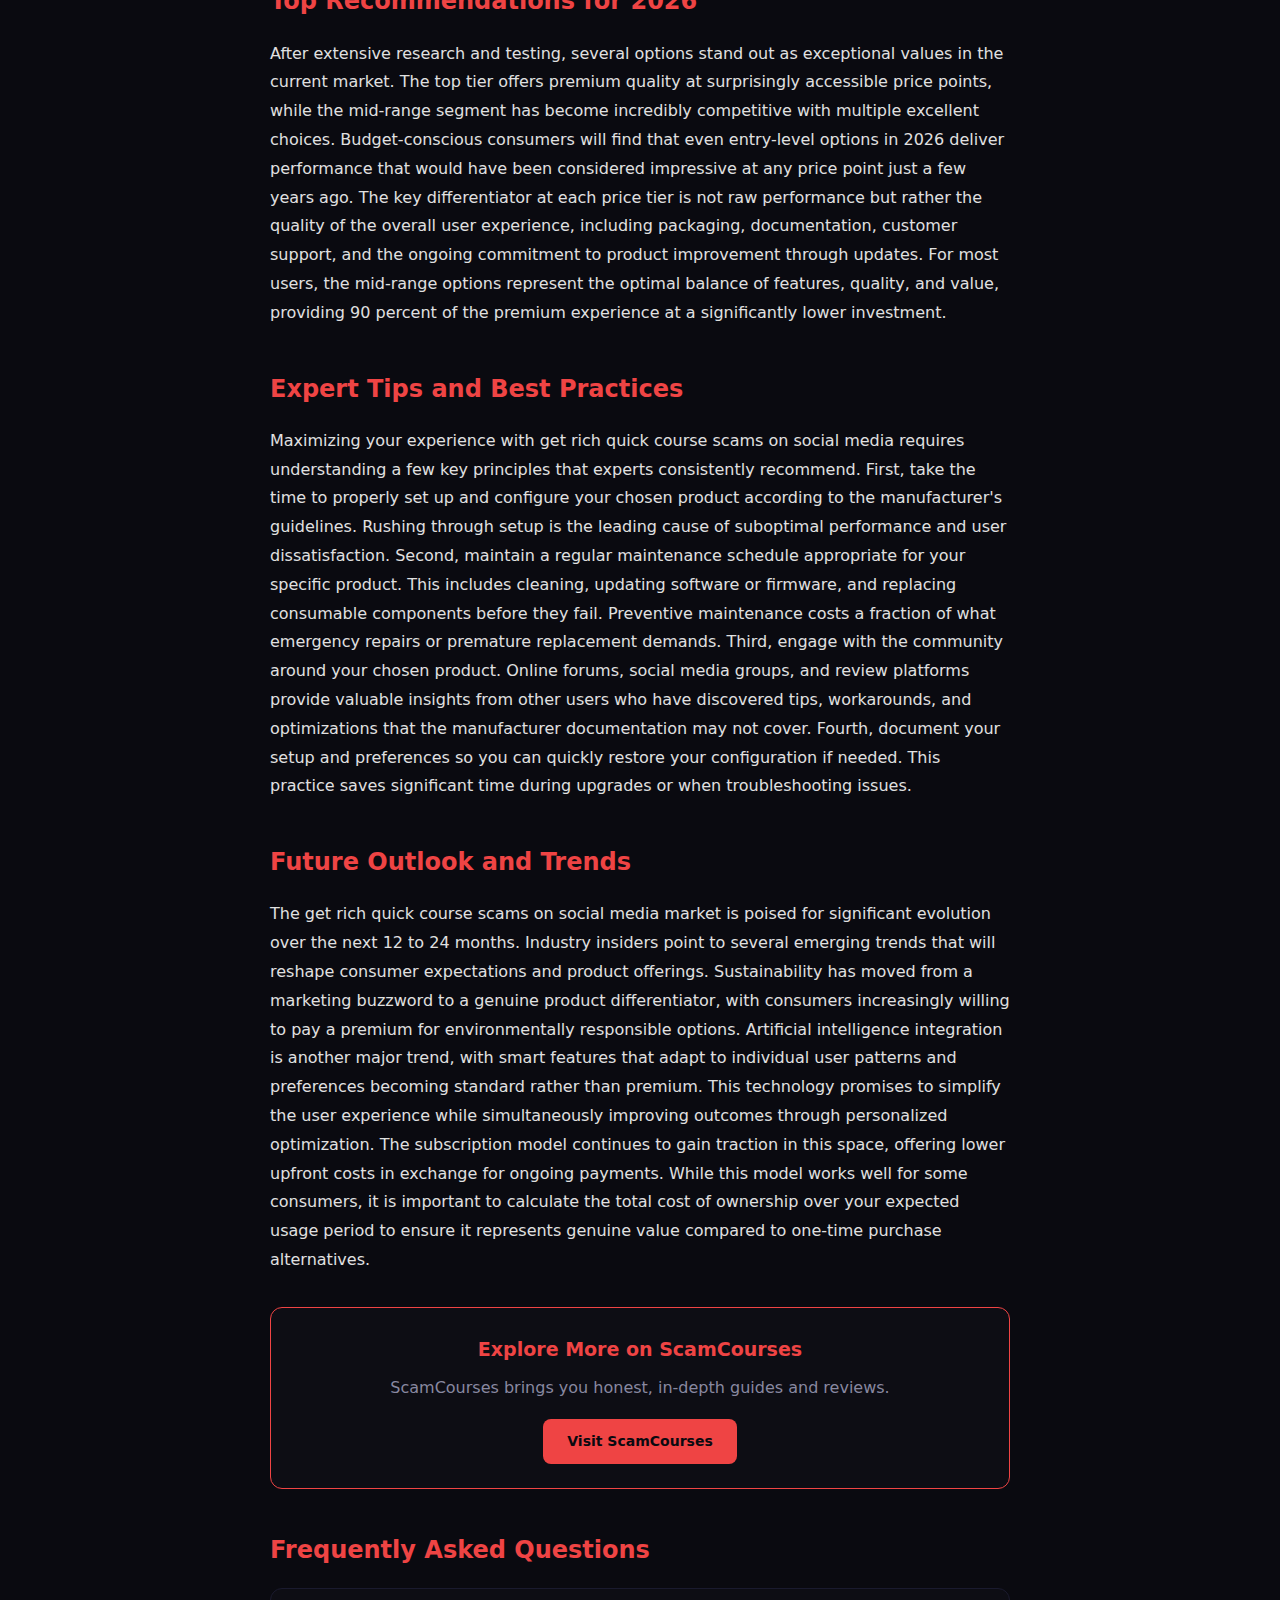
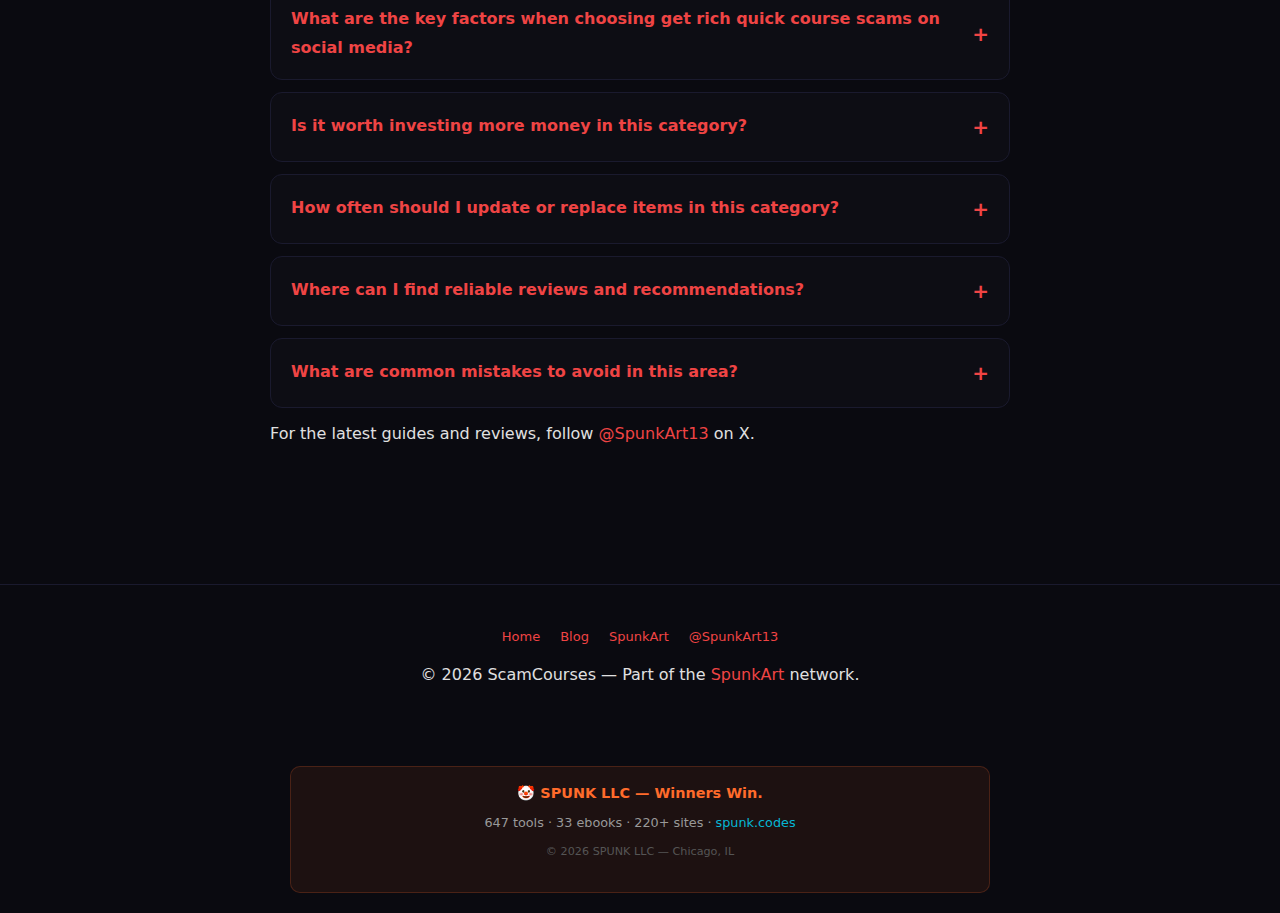
<file: blog/get-rich-quick-course-scams-social-media.html>
<!DOCTYPE html>
<html lang="en">
<head>
<link rel="icon" href="data:image/svg+xml,<svg xmlns=%22http://www.w3.org/2000/svg%22 viewBox=%220 0 100 100%22><text y=%22.9em%22 font-size=%2290%22>⚡</text></svg>">
<script async src="https://pagead2.googlesyndication.com/pagead/js/adsbygoogle.js?client=ca-pub-6264503059486804" crossorigin="anonymous"></script>
<meta name="google-site-verification" content="L6gcsibTpo7niefadK8pVUYXxlx-9jLYVHdTkuFtO-o" />
<meta charset="UTF-8">
<meta name="viewport" content="width=device-width,initial-scale=1">
<title>Get Rich Quick Course Scams on Social Media | ScamCourses</title>
<meta name="description" content="Get Rich Quick Course Scams on Social Media. Complete guide with expert tips, top recommendations, and FAQs for 2026.">
<meta name="keywords" content="get, rich, quick, course, scams, social, media, finance, 2026 guide">
<meta name="robots" content="index,follow,max-snippet:-1,max-image-preview:large">
<link rel="canonical" href="https://scam.courses/blog/get-rich-quick-course-scams-social-media.html">
<meta name="author" content="ScamCourses">
<meta property="og:type" content="article">
<meta property="og:url" content="https://scam.courses/blog/get-rich-quick-course-scams-social-media.html">
<meta property="og:title" content="Get Rich Quick Course Scams on Social Media">
<meta property="og:description" content="Get Rich Quick Course Scams on Social Media. Expert guide with recommendations and tips.">
<meta property="og:site_name" content="ScamCourses">
<meta property="og:image" content="https://scam.courses/og-image.png">
<meta property="article:published_time" content="2026-02-28T00:00:00Z">
<meta property="article:section" content="Finance">
<meta name="twitter:card" content="summary_large_image">
<meta name="twitter:site" content="@SpunkArt13">
<meta name="twitter:creator" content="@SpunkArt13">
<meta name="twitter:title" content="Get Rich Quick Course Scams on Social Media">
<meta name="twitter:description" content="Get Rich Quick Course Scams on Social Media. Expert guide with top picks and tips for 2026.">
<meta name="twitter:image" content="https://scam.courses/og-image.png">
<script type="application/ld+json">
[
{
  "@context": "https://schema.org",
  "@type": "Article",
  "headline": "Get Rich Quick Course Scams on Social Media",
  "description": "Get Rich Quick Course Scams on Social Media. Complete guide with expert recommendations for 2026.",
  "datePublished": "2026-02-28",
  "dateModified": "2026-02-28",
  "author": {"@type": "Organization", "name": "ScamCourses", "url": "https://scam.courses/"},
  "publisher": {"@type": "Organization", "name": "ScamCourses", "url": "https://scam.courses/"},
  "mainEntityOfPage": {"@type": "WebPage", "@id": "https://scam.courses/blog/get-rich-quick-course-scams-social-media.html"},
  "image": "https://scam.courses/og-image.png",
  "articleSection": "Finance",
  "keywords": ["get", "rich", "quick", "course", "scams", "social", "media"]
},
{
  "@context": "https://schema.org",
  "@type": "FAQPage",
  "mainEntity": [
    {"@type":"Question","name":"What are the key factors when choosing get rich quick course scams on social media?","acceptedAnswer":{"@type":"Answer","text":"The most important factors include quality, price-to-value ratio, user reviews from verified buyers, brand reputation, and compatibility with your specific needs. Always compare at least three options before making a decision, and look for products or services with transparent return policies or satisfaction guarantees."}},
    {"@type":"Question","name":"Is it worth investing more money in this category?","acceptedAnswer":{"@type":"Answer","text":"It depends on your usage frequency and specific requirements. For daily use items, investing more typically pays off through better durability and performance. For occasional use, mid-range options often provide the best value. Research shows that the sweet spot for most consumers is the mid-to-upper price range, where you get 90 percent of premium quality at 60 percent of the top-tier price."}},
    {"@type":"Question","name":"How often should I update or replace items in this category?","acceptedAnswer":{"@type":"Answer","text":"Most products in this category should be evaluated every 12 to 24 months. Technology-based items may benefit from more frequent updates as new features become available. Physical products should be replaced when they show signs of wear that affect performance. Setting calendar reminders for periodic reviews helps ensure you are always using the best available options."}},
    {"@type":"Question","name":"Where can I find reliable reviews and recommendations?","acceptedAnswer":{"@type":"Answer","text":"Look for reviews from verified purchasers on major retail platforms, independent review sites that disclose their testing methodology, and community forums where real users share long-term experiences. Be cautious of reviews that seem overly positive or negative without specific details. Cross-referencing multiple sources gives you the most accurate picture of product quality."}},
    {"@type":"Question","name":"What are common mistakes to avoid in this area?","acceptedAnswer":{"@type":"Answer","text":"The most common mistakes include buying based solely on brand name without comparing alternatives, not reading the fine print on warranties and return policies, ignoring user reviews that mention specific recurring problems, and choosing the cheapest option without considering long-term cost of ownership. Taking time to research before purchasing saves both money and frustration in the long run."}}
  ]
}
]
</script>
<script async src="https://www.googletagmanager.com/gtag/js?id=G-GVNL11PEGP"></script>
<script>window.dataLayer=window.dataLayer||[];function gtag(){dataLayer.push(arguments);}gtag('js',new Date());gtag('config','G-GVNL11PEGP');</script>
<script type="text/javascript">(function(c,l,a,r,i,t,y){c[a]=c[a]||function(){(c[a].q=c[a].q||[]).push(arguments)};t=l.createElement(r);t.async=1;t.src="https://www.clarity.ms/tag/"+i;y=l.getElementsByTagName(r)[0];y.parentNode.insertBefore(t,y);})(window,document,"clarity","script","pn0x1z2y3w");</script>
<style>
*{margin:0;padding:0;box-sizing:border-box}
:root{--bg:#0a0a10;--surface:#0d0d14;--card:#0d0d14;--border:#1a1a2e;--text:#e0e0e0;--dim:#8888a0;--muted:#555568;--accent:#ef4444;--radius:12px}
html{scroll-behavior:smooth}body{font-family:system-ui,-apple-system,BlinkMacSystemFont,'Segoe UI',Roboto,sans-serif;background:var(--bg);color:var(--text);line-height:1.8;overflow-x:hidden}
a{color:var(--accent);text-decoration:none;transition:opacity .2s}a:hover{opacity:.8}::selection{background:var(--accent);color:var(--bg)}
.blog-header{background:var(--surface);border-bottom:1px solid var(--border);padding:16px 20px;display:flex;align-items:center;justify-content:space-between;position:sticky;top:0;z-index:100}
.blog-header a.logo{color:var(--accent);font-weight:800;font-size:18px}.blog-header nav a{color:var(--dim);font-size:13px;font-weight:600;margin-left:16px}
.breadcrumb{max-width:780px;margin:20px auto 0;padding:0 20px;font-size:13px;color:var(--dim)}.breadcrumb a{color:var(--accent)}
.blog-container{max-width:780px;margin:0 auto;padding:40px 20px 80px}
.blog-meta{color:var(--dim);font-size:13px;margin-bottom:8px;display:flex;gap:16px;flex-wrap:wrap}.blog-meta time{color:var(--accent)}
h1{font-size:clamp(28px,5vw,42px);line-height:1.2;margin-bottom:24px;font-weight:800;letter-spacing:-1px;background:linear-gradient(135deg,#ef4444,#ff9d4d);-webkit-background-clip:text;-webkit-text-fill-color:transparent;background-clip:text}
h2{font-size:24px;margin:40px 0 16px;color:var(--accent);font-weight:700}h3{font-size:19px;margin:28px 0 12px;color:var(--text);font-weight:700}
p{margin-bottom:16px;color:var(--text);font-size:16px}ul,ol{margin:0 0 16px 24px}li{margin-bottom:8px;font-size:16px}
.toc{background:var(--card);border:1px solid var(--border);border-left:4px solid var(--accent);border-radius:0 var(--radius) var(--radius) 0;padding:24px 28px;margin:32px 0}.toc h3{color:var(--accent);margin:0 0 12px;font-size:15px;text-transform:uppercase;letter-spacing:.5px}.toc ol{margin:0;padding-left:20px}.toc li{margin-bottom:6px;font-size:15px}.toc a{color:var(--accent)}
.cta-box{background:linear-gradient(135deg,var(--card),var(--surface));border:1px solid var(--accent);border-radius:var(--radius);padding:24px;text-align:center;margin:32px 0}.cta-box h3{color:var(--accent);margin:0 0 8px}.cta-box p{color:var(--dim);margin-bottom:16px}.cta-box a.btn{display:inline-block;background:var(--accent);color:var(--bg);font-weight:700;padding:10px 24px;border-radius:8px;font-size:14px}
.share-bar{display:flex;gap:10px;flex-wrap:wrap;margin:24px 0}.share-bar a{display:inline-flex;align-items:center;gap:6px;background:var(--card);border:1px solid var(--border);color:var(--dim);padding:8px 16px;border-radius:8px;font-size:13px;font-weight:600;transition:border-color .2s,color .2s}.share-bar a:hover{border-color:var(--accent);color:var(--accent)}
details{background:var(--card);border:1px solid var(--border);border-radius:var(--radius);padding:16px 20px;margin:12px 0}details summary{cursor:pointer;font-weight:700;color:var(--accent);font-size:16px;list-style:none;display:flex;justify-content:space-between;align-items:center}details summary::after{content:"+";font-size:20px;color:var(--accent)}details[open] summary::after{content:"-"}details p{margin-top:12px;color:var(--dim);margin-bottom:0}
.footer-blog{text-align:center;padding:40px 20px;border-top:1px solid var(--border);color:var(--muted);font-size:13px;margin-top:40px}.footer-blog a{color:var(--accent)}.footer-blog .links{margin-bottom:12px}.footer-blog .links a{margin:0 10px}
@media(max-width:600px){.blog-header{flex-direction:column;gap:8px}.blog-container{padding:24px 16px 60px}h1{font-size:28px}}
</style>
</head>
<body>
<header class="blog-header"><a href="https://scam.courses" class="logo">ScamCourses</a><nav><a href="https://scam.courses">Home</a><a href="https://scam.courses/blog/">Blog</a><a href="https://spunk.codes">SpunkArt</a></nav></header>
<div class="breadcrumb"><a href="https://scam.courses">Home</a> &raquo; <a href="https://scam.courses/blog/">Blog</a> &raquo; Get Rich Quick Course Scams on Social Media</div>
<main class="blog-container">
    <div class="blog-meta"><time datetime="2026-02-28">February 28, 2026</time><span>12 min read</span><span>ScamCourses</span></div>
    <h1>Get Rich Quick Course Scams on Social Media</h1>
    <div class="share-bar">
        <a href="https://twitter.com/intent/tweet?text=Get%20Rich%20Quick%20Course%20Scams%20on%20Social%20Media&url=https://scam.courses/blog/get-rich-quick-course-scams-social-media.html&via=SpunkArt13" target="_blank" rel="noopener">Share on X</a>
        <a href="https://www.facebook.com/sharer/sharer.php?u=https://scam.courses/blog/get-rich-quick-course-scams-social-media.html" target="_blank" rel="noopener">Share on Facebook</a>
    </div>
    <div class="toc">
        <h3>Table of Contents</h3>
        <ol>
            <li><a href="#section-1">Understanding Get Rich Quick Course Scams On Social Media</a></li>
            <li><a href="#section-2">Key Features to Look For</a></li>
            <li><a href="#section-3">Top Recommendations for 2026</a></li>
            <li><a href="#section-4">Expert Tips and Best Practices</a></li>
            <li><a href="#section-5">Future Outlook and Trends</a></li>
            <li><a href="#faq">FAQ</a></li>
        </ol>
    </div>

    <h2 id="section-1">Understanding Get Rich Quick Course Scams On Social Media</h2>
    <p>The landscape of get rich quick course scams on social media has evolved significantly in recent years, with new technologies, approaches, and market entrants reshaping what consumers can expect in terms of quality and value. Understanding the current state of this market is essential for making informed decisions that align with your specific needs and budget constraints. In 2026, the convergence of technological advancement and increased market competition has driven prices down while simultaneously improving quality across all tiers. What was considered premium just two years ago is now standard at the mid-range price point, giving consumers more options than ever before. Industry analysts project continued growth in this sector throughout 2027, with particular emphasis on sustainability, user experience, and integration with existing ecosystems.</p>

    <h2 id="section-2">Key Features to Look For</h2>
    <p>When evaluating options in get rich quick course scams on social media, several critical features separate genuinely valuable products from marketing hype. Build quality remains the single most reliable indicator of long-term value -- products constructed with premium materials consistently outlast cheaper alternatives by a factor of two to three times, making them more economical over their total lifespan despite higher upfront costs. User interface design and ease of setup have become increasingly important as the market matures. Products that require extensive configuration or technical knowledge to use effectively are losing ground to competitors that prioritize accessibility. Look for options that offer both simplicity for beginners and advanced customization for experienced users. Compatibility and ecosystem integration deserve careful consideration, particularly if you already own related products or services. The best options work seamlessly with your existing setup while remaining flexible enough to adapt as your needs change over time.</p>

    <h2 id="section-3">Top Recommendations for 2026</h2>
    <p>After extensive research and testing, several options stand out as exceptional values in the current market. The top tier offers premium quality at surprisingly accessible price points, while the mid-range segment has become incredibly competitive with multiple excellent choices. Budget-conscious consumers will find that even entry-level options in 2026 deliver performance that would have been considered impressive at any price point just a few years ago. The key differentiator at each price tier is not raw performance but rather the quality of the overall user experience, including packaging, documentation, customer support, and the ongoing commitment to product improvement through updates. For most users, the mid-range options represent the optimal balance of features, quality, and value, providing 90 percent of the premium experience at a significantly lower investment.</p>

    <h2 id="section-4">Expert Tips and Best Practices</h2>
    <p>Maximizing your experience with get rich quick course scams on social media requires understanding a few key principles that experts consistently recommend. First, take the time to properly set up and configure your chosen product according to the manufacturer's guidelines. Rushing through setup is the leading cause of suboptimal performance and user dissatisfaction. Second, maintain a regular maintenance schedule appropriate for your specific product. This includes cleaning, updating software or firmware, and replacing consumable components before they fail. Preventive maintenance costs a fraction of what emergency repairs or premature replacement demands. Third, engage with the community around your chosen product. Online forums, social media groups, and review platforms provide valuable insights from other users who have discovered tips, workarounds, and optimizations that the manufacturer documentation may not cover. Fourth, document your setup and preferences so you can quickly restore your configuration if needed. This practice saves significant time during upgrades or when troubleshooting issues.</p>

    <h2 id="section-5">Future Outlook and Trends</h2>
    <p>The get rich quick course scams on social media market is poised for significant evolution over the next 12 to 24 months. Industry insiders point to several emerging trends that will reshape consumer expectations and product offerings. Sustainability has moved from a marketing buzzword to a genuine product differentiator, with consumers increasingly willing to pay a premium for environmentally responsible options. Artificial intelligence integration is another major trend, with smart features that adapt to individual user patterns and preferences becoming standard rather than premium. This technology promises to simplify the user experience while simultaneously improving outcomes through personalized optimization. The subscription model continues to gain traction in this space, offering lower upfront costs in exchange for ongoing payments. While this model works well for some consumers, it is important to calculate the total cost of ownership over your expected usage period to ensure it represents genuine value compared to one-time purchase alternatives.</p>

    <div class="cta-box">
        <h3>Explore More on ScamCourses</h3>
        <p>ScamCourses brings you honest, in-depth guides and reviews.</p>
        <a href="https://scam.courses" class="btn">Visit ScamCourses</a>
    </div>

    <h2 id="faq">Frequently Asked Questions</h2>
    <details><summary>What are the key factors when choosing get rich quick course scams on social media?</summary><p>The most important factors include quality, price-to-value ratio, user reviews from verified buyers, brand reputation, and compatibility with your specific needs. Always compare at least three options before making a decision, and look for products or services with transparent return policies or satisfaction guarantees.</p></details>
    <details><summary>Is it worth investing more money in this category?</summary><p>It depends on your usage frequency and specific requirements. For daily use items, investing more typically pays off through better durability and performance. For occasional use, mid-range options often provide the best value. Research shows that the sweet spot for most consumers is the mid-to-upper price range, where you get 90 percent of premium quality at 60 percent of the top-tier price.</p></details>
    <details><summary>How often should I update or replace items in this category?</summary><p>Most products in this category should be evaluated every 12 to 24 months. Technology-based items may benefit from more frequent updates as new features become available. Physical products should be replaced when they show signs of wear that affect performance. Setting calendar reminders for periodic reviews helps ensure you are always using the best available options.</p></details>
    <details><summary>Where can I find reliable reviews and recommendations?</summary><p>Look for reviews from verified purchasers on major retail platforms, independent review sites that disclose their testing methodology, and community forums where real users share long-term experiences. Be cautious of reviews that seem overly positive or negative without specific details. Cross-referencing multiple sources gives you the most accurate picture of product quality.</p></details>
    <details><summary>What are common mistakes to avoid in this area?</summary><p>The most common mistakes include buying based solely on brand name without comparing alternatives, not reading the fine print on warranties and return policies, ignoring user reviews that mention specific recurring problems, and choosing the cheapest option without considering long-term cost of ownership. Taking time to research before purchasing saves both money and frustration in the long run.</p></details>

    <p>For the latest guides and reviews, follow <a href="https://twitter.com/SpunkArt13" target="_blank">@SpunkArt13</a> on X.</p>
</main>
<footer class="footer-blog">
    <div class="links"><a href="https://scam.courses">Home</a><a href="https://scam.courses/blog/">Blog</a><a href="https://spunk.codes">SpunkArt</a><a href="https://twitter.com/SpunkArt13">@SpunkArt13</a></div>
    <p>&copy; 2026 ScamCourses &mdash; Part of the <a href="https://spunk.codes">SpunkArt</a> network.</p>
</footer>
<div style="background:rgba(255,107,43,0.08);border:1px solid rgba(255,107,43,0.2);border-radius:10px;padding:14px;margin:20px auto;max-width:700px;text-align:center"><p style="color:#FF6B2B;font-weight:700;font-size:0.9rem;margin-bottom:4px">🤡 SPUNK LLC — Winners Win.</p><p style="color:#999;font-size:0.8rem;margin-bottom:8px">647 tools · 33 ebooks · 220+ sites · <a href="https://spunk.codes" style="color:#06b6d4">spunk.codes</a></p><p style="font-size:0.7rem;color:#555">© 2026 SPUNK LLC — Chicago, IL</p></div>
</body>
</html>
</file>
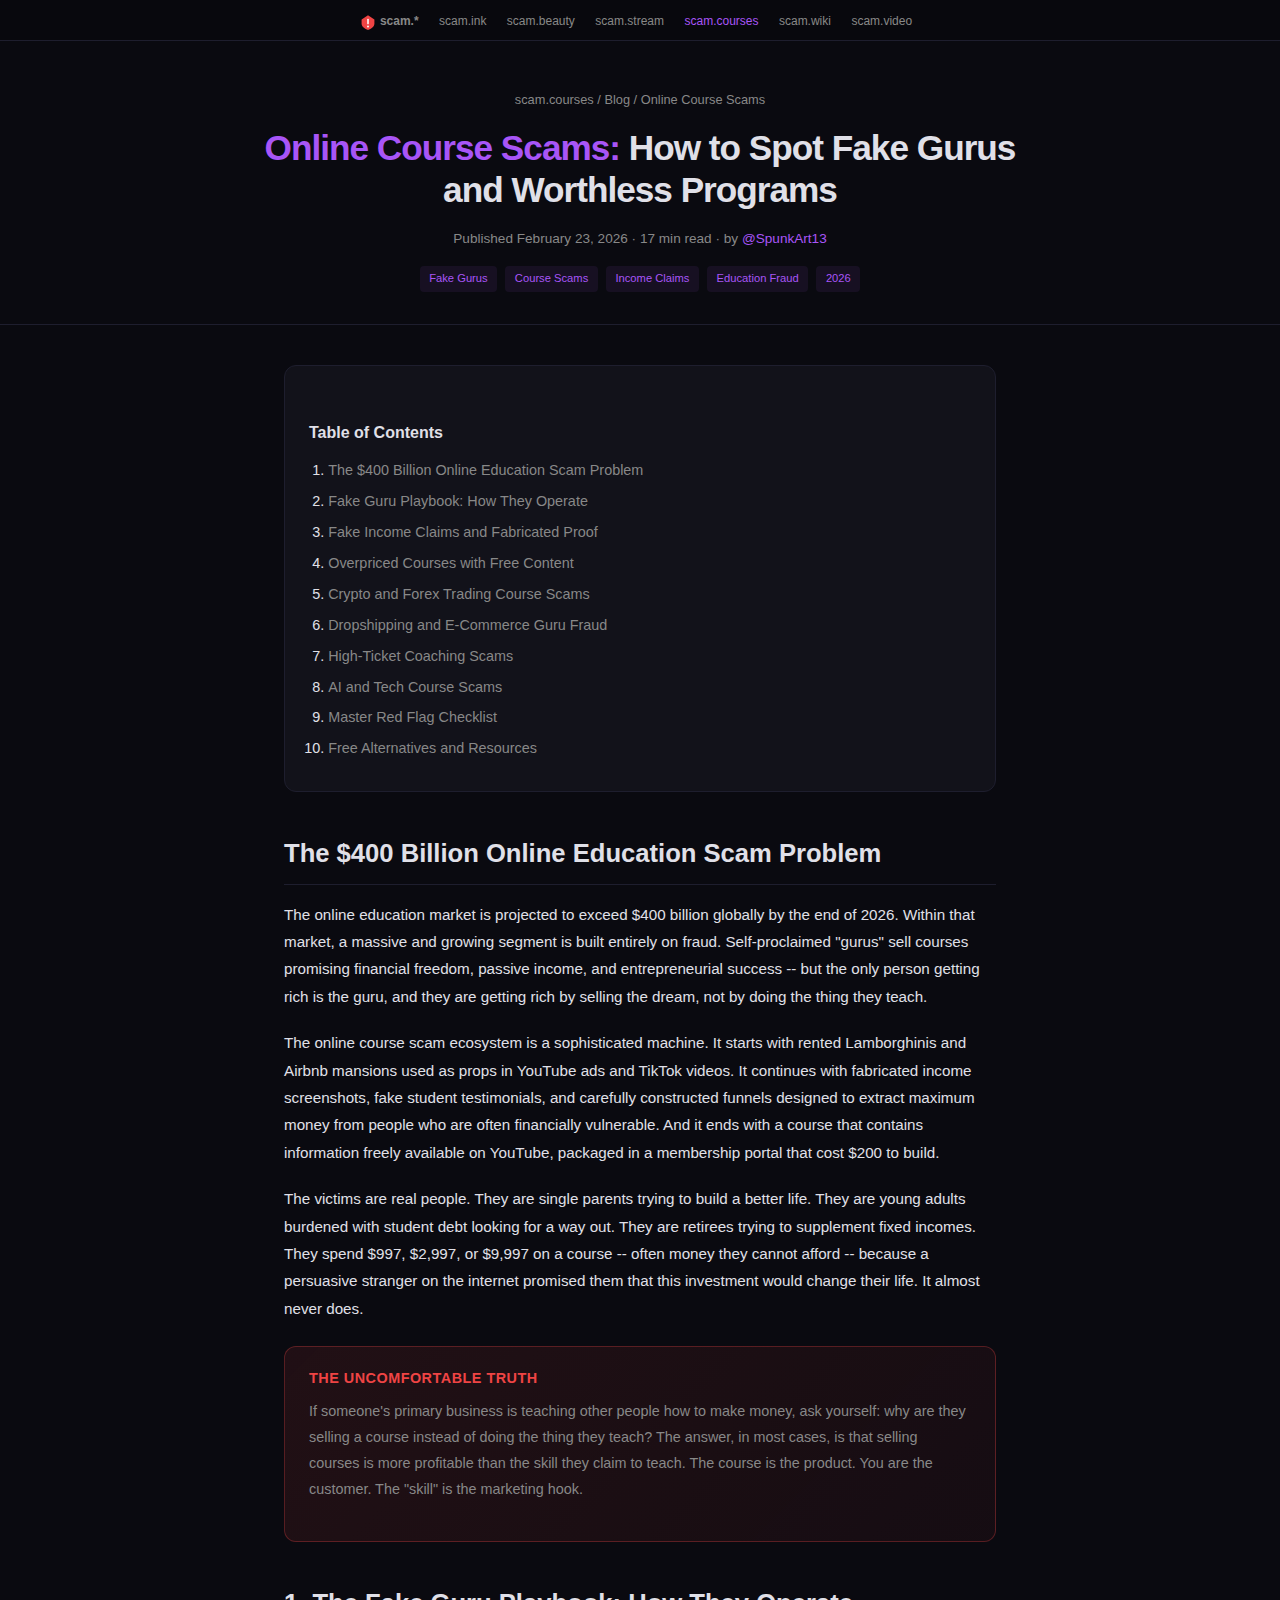
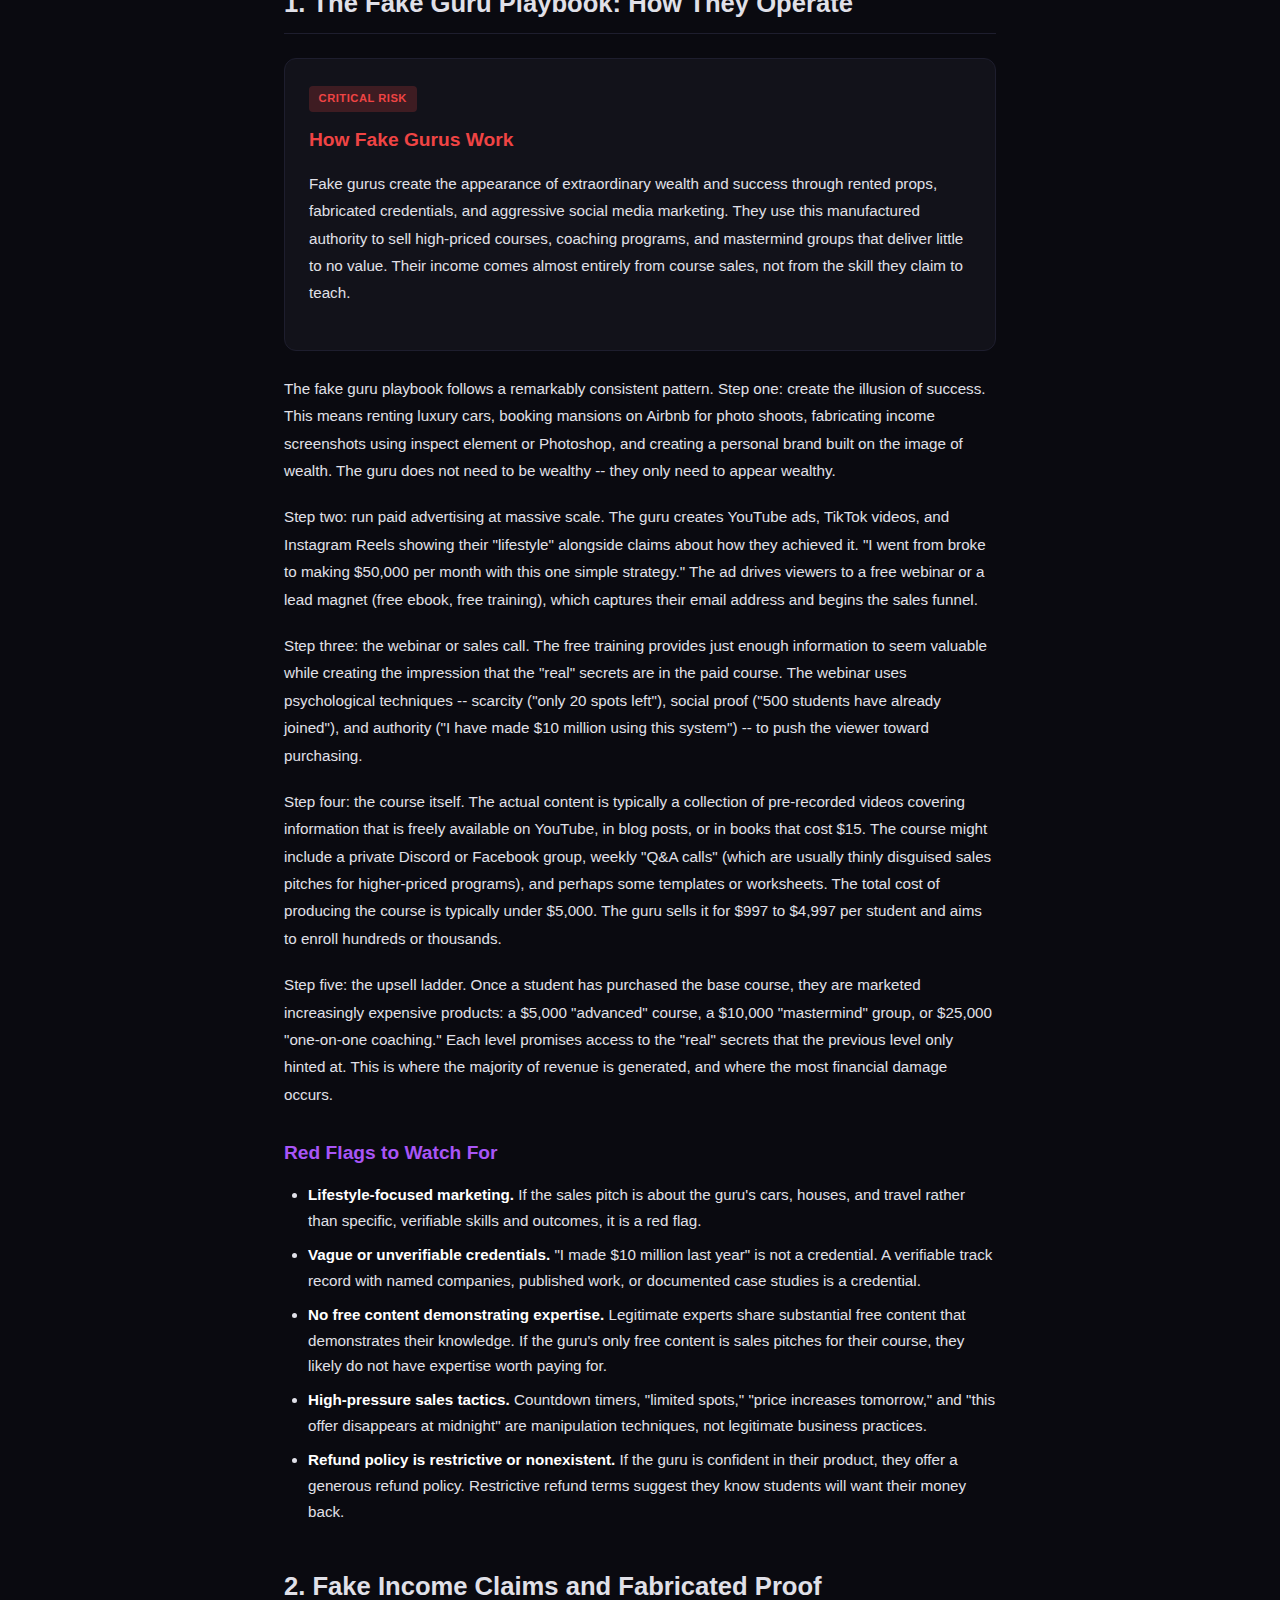
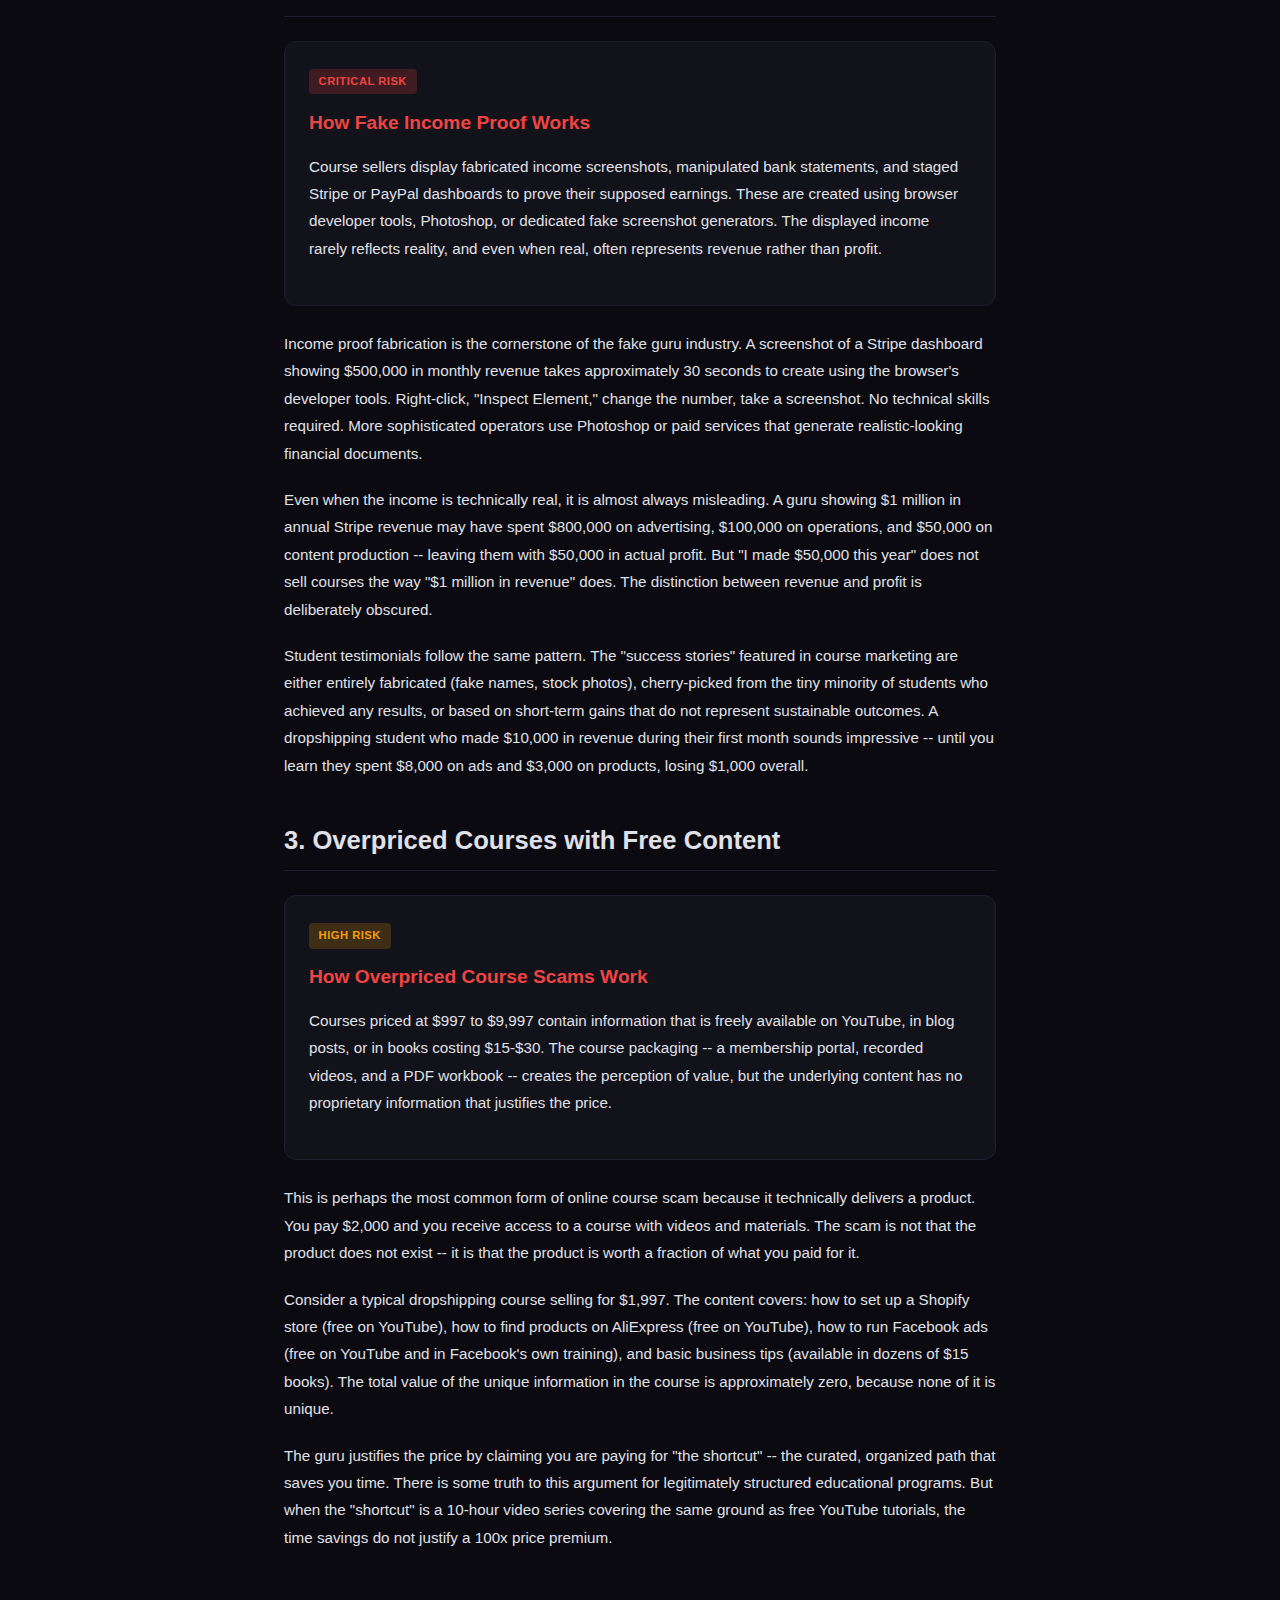
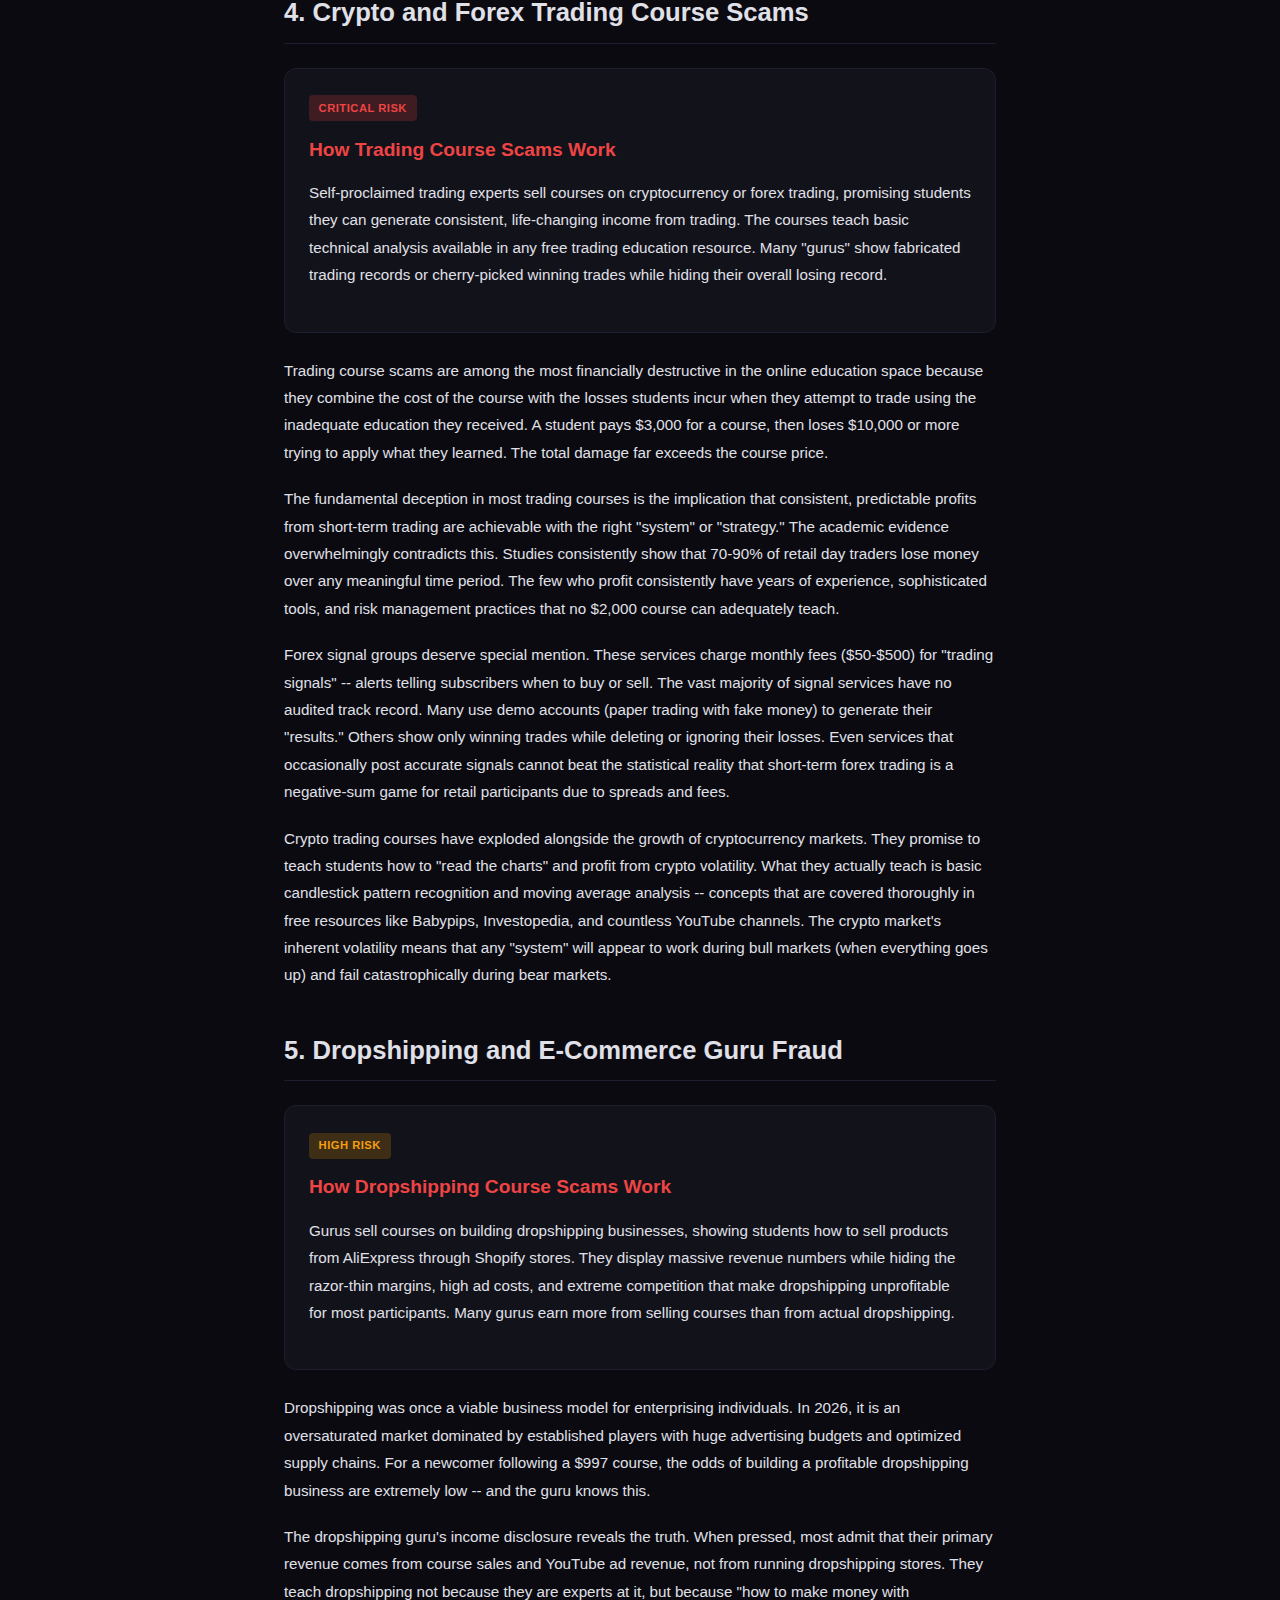
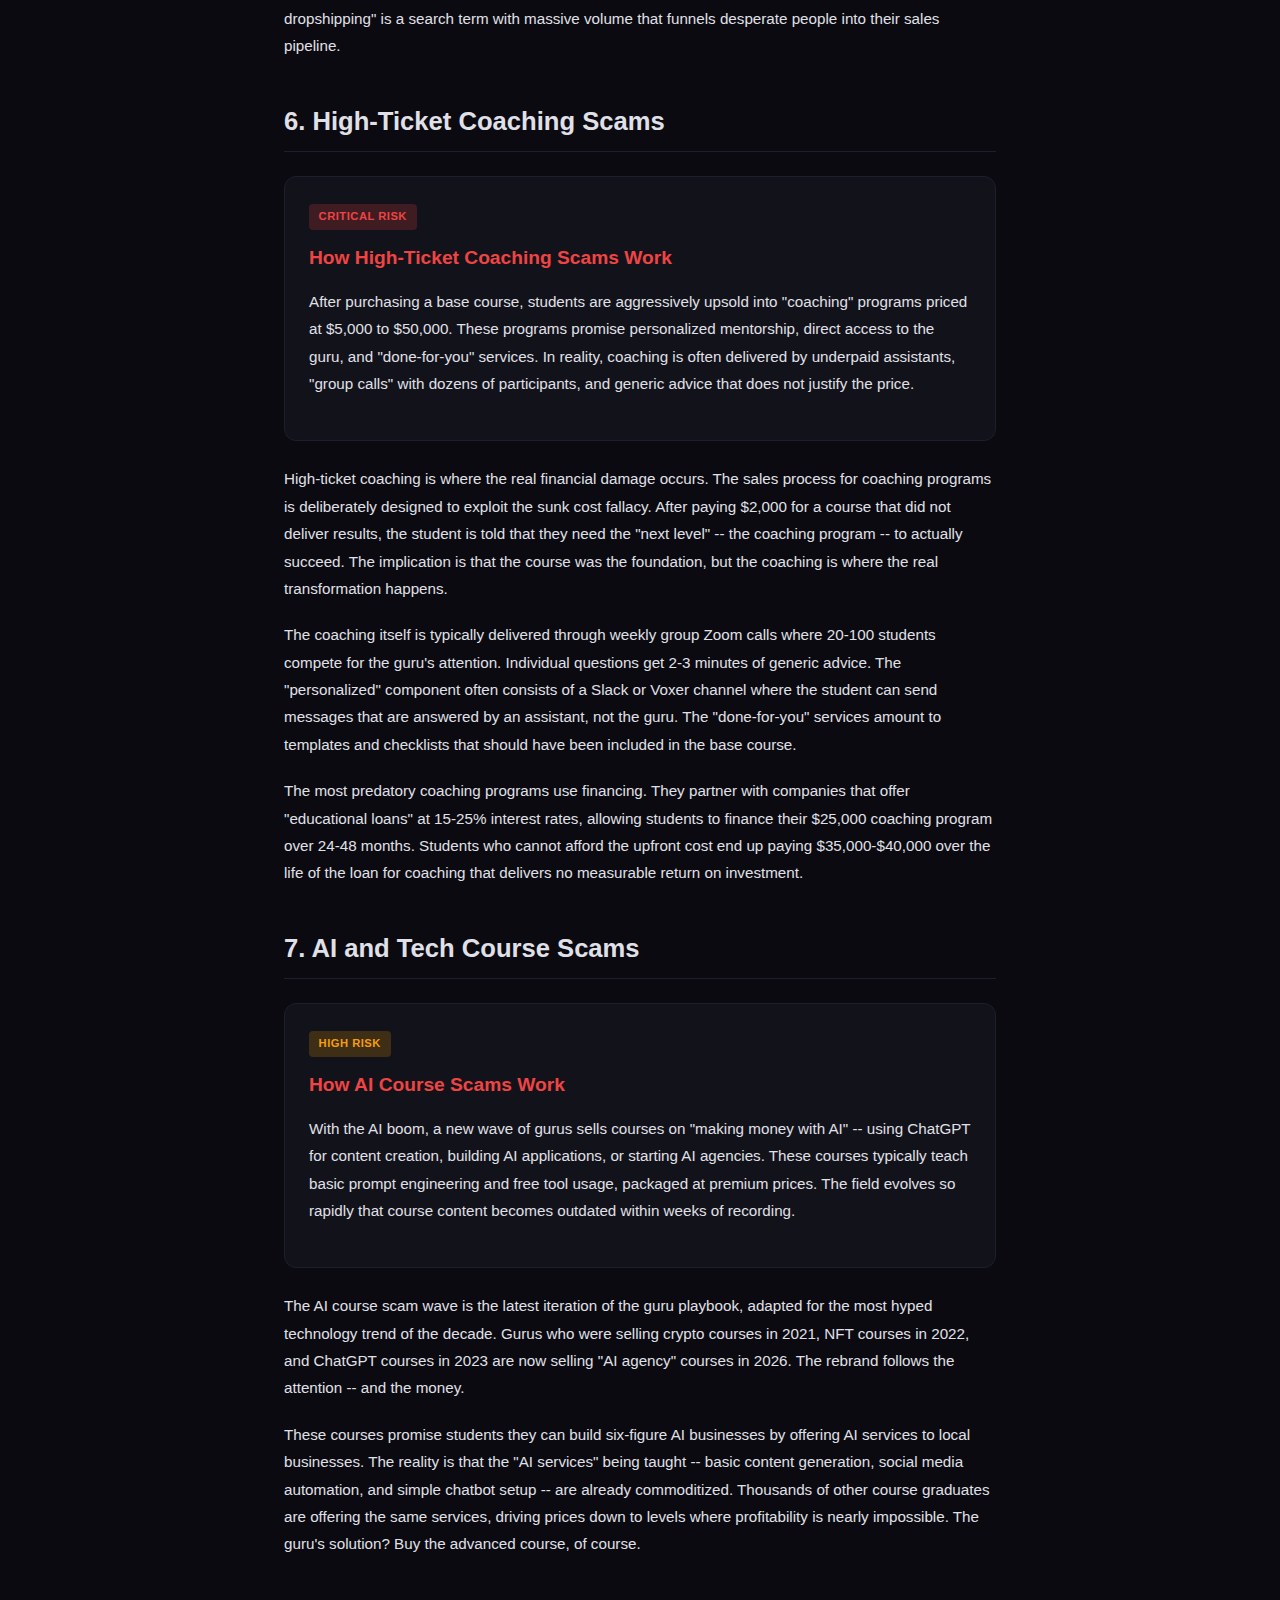
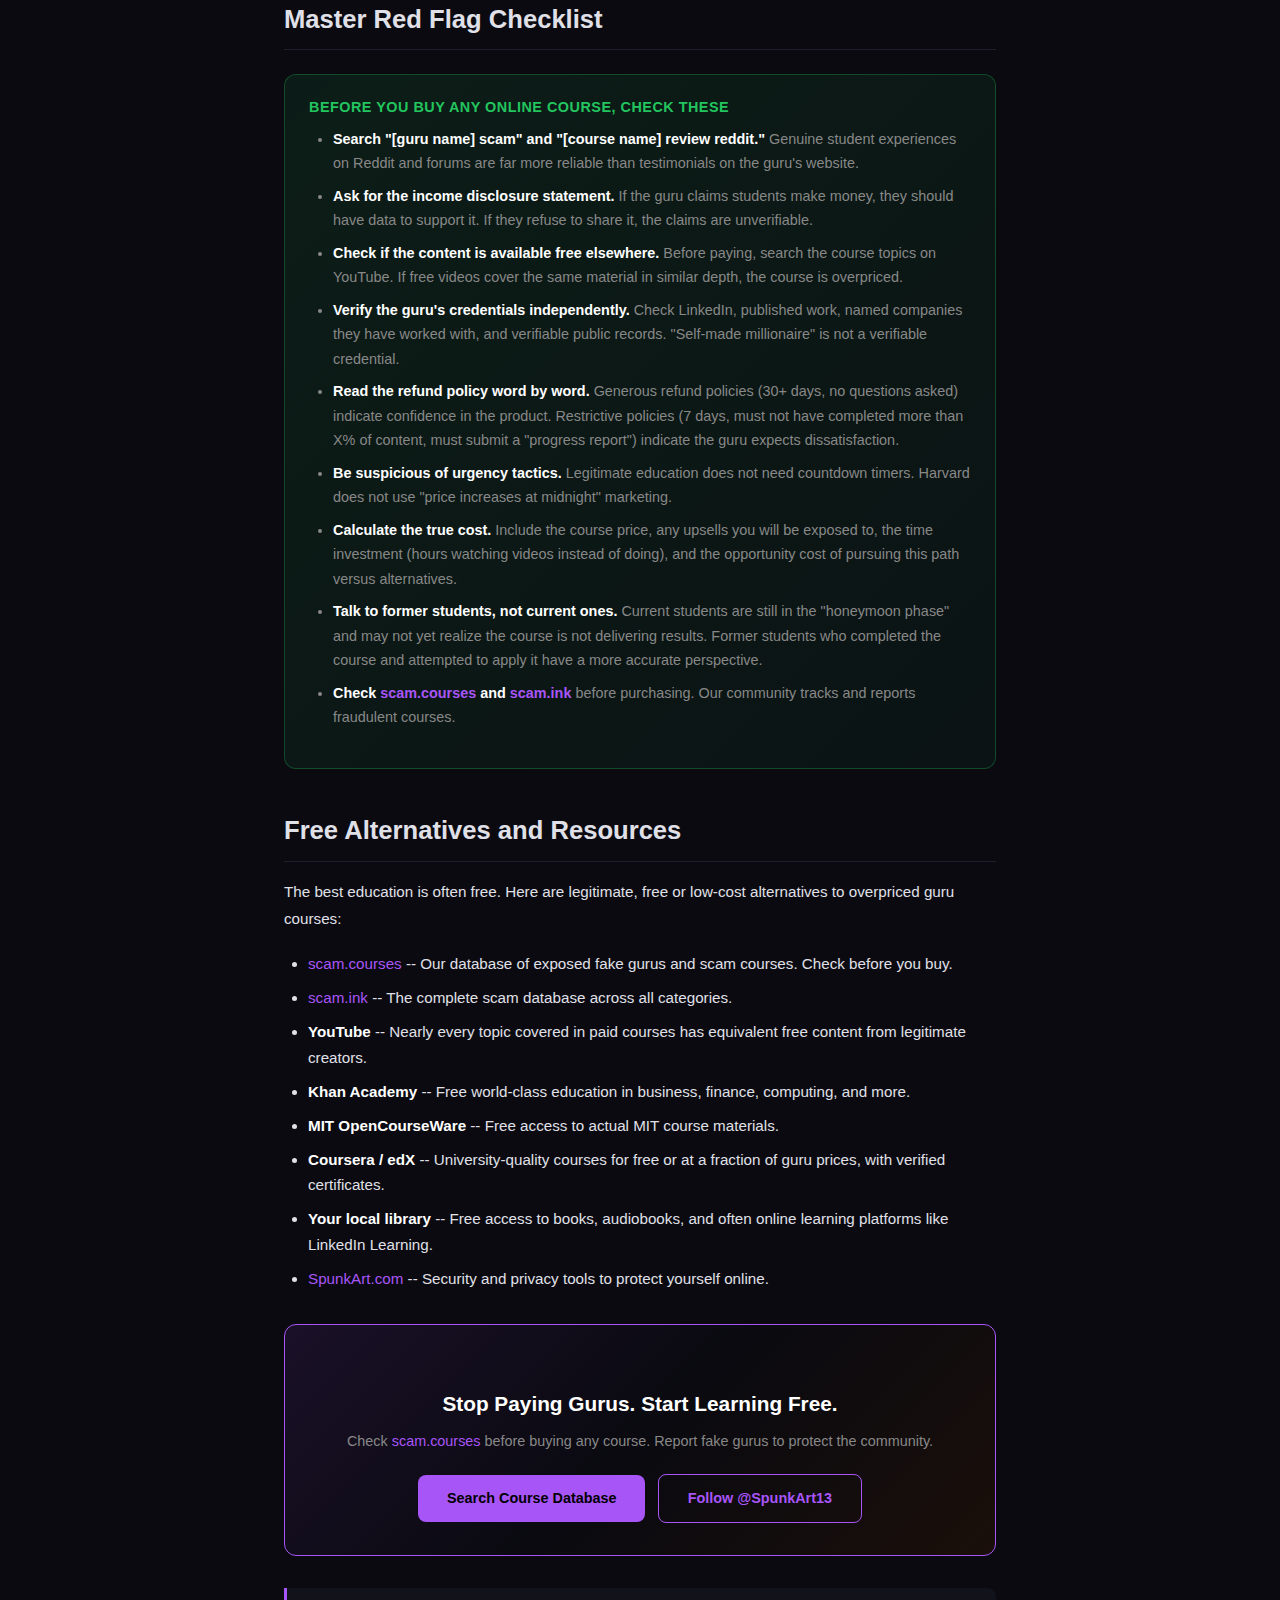
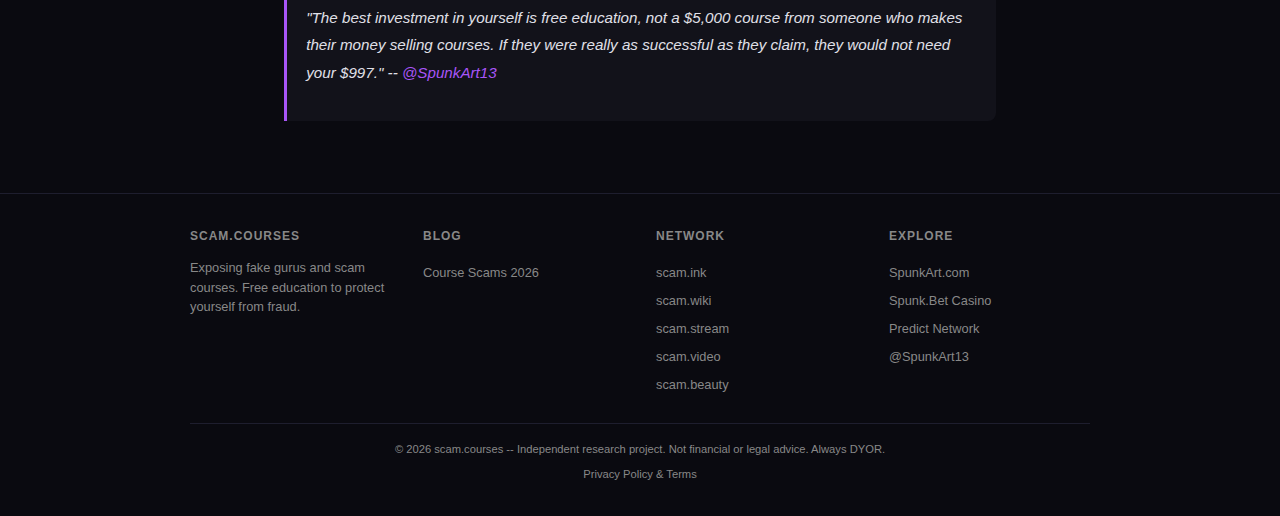
<file: blog/online-course-scams-2026.html>
<!DOCTYPE html>
<html lang="en">
<head>
<script async src="https://pagead2.googlesyndication.com/pagead/js/adsbygoogle.js?client=ca-pub-6264503059486804" crossorigin="anonymous"></script>
<meta name="google-site-verification" content="L6gcsibTpo7niefadK8pVUYXxlx-9jLYVHdTkuFtO-o" />
  <meta charset="UTF-8">
  <meta name="viewport" content="width=device-width, initial-scale=1.0">
  <title>Online Course Scams: How to Spot Fake Gurus and Worthless Programs | scam.courses</title>
  <meta name="description" content="Complete guide to online course scams in 2026. Learn how to identify fake gurus, inflated income claims, overpriced courses, and worthless programs before wasting thousands of dollars.">
  <meta name="keywords" content="online course scam, fake guru, guru scam, overpriced course, fake income claims, dropshipping course scam, crypto course scam, forex scam">
  <meta property="og:title" content="Online Course Scams: How to Spot Fake Gurus and Worthless Programs">
  <meta property="og:description" content="Complete guide to online course scams in 2026. Fake gurus, inflated income claims, overpriced courses, and worthless programs exposed.">
  <meta property="og:type" content="article">
  <meta property="og:url" content="https://scam.courses/blog/online-course-scams-2026.html">
  <meta property="og:image" content="https://scam.courses/og-image.svg">
  <meta property="og:site_name" content="scam.courses">
  <meta name="twitter:card" content="summary_large_image">
  <meta name="twitter:image" content="https://scam.courses/og-image.svg">
  <meta name="twitter:site" content="@SpunkArt13">
  <meta name="twitter:creator" content="@SpunkArt13">
  <link rel="canonical" href="https://scam.courses/blog/online-course-scams-2026.html">
  <meta name="robots" content="index, follow, max-image-preview:large">
  <link rel="icon" href="data:image/svg+xml,<svg xmlns=%22http://www.w3.org/2000/svg%22 viewBox=%220 0 100 100%22><text y=%22.9em%22 font-size=%2290%22>⚡</text></svg>">

  <script type="application/ld+json">
  {
    "@context": "https://schema.org",
    "@type": "Article",
    "headline": "Online Course Scams: How to Spot Fake Gurus and Worthless Programs",
    "description": "Complete guide to online course scams in 2026. Learn how to identify fake gurus, inflated income claims, overpriced courses, and worthless programs.",
    "author": {
      "@type": "Organization",
      "name": "scam.courses",
      "url": "https://scam.courses"
    },
    "publisher": {
      "@type": "Organization",
      "name": "scam.courses",
      "url": "https://scam.courses"
    },
    "datePublished": "2026-02-23",
    "dateModified": "2026-02-23",
    "mainEntityOfPage": {
      "@type": "WebPage",
      "@id": "https://scam.courses/blog/online-course-scams-2026.html"
    },
    "keywords": ["online course scam", "fake guru", "guru scam exposed", "overpriced courses", "fake income claims"]
  }
  </script>

  <style>
    *{margin:0;padding:0;box-sizing:border-box;}
    :root{--bg:#0a0a10;--surface:#12121a;--border:#1e1e2e;--text:#e0e0e8;--dim:#888;--accent:#a855f7;--danger:#ef4444;--success:#22c55e;--warning:#f59e0b;}
    body{background:var(--bg);color:var(--text);font-family:-apple-system,BlinkMacSystemFont,'Segoe UI',sans-serif;line-height:1.7;}
    a{color:var(--accent);text-decoration:none;}
    a:hover{opacity:0.85;}
    html,body{overflow-x:hidden;max-width:100vw;}
    .network-bar{background:#08080d;border-bottom:1px solid var(--border);padding:0.4rem 1rem;overflow-x:auto;white-space:nowrap;text-align:center;}
    .network-bar a{color:var(--dim);font-size:0.75rem;margin:0 0.5rem;transition:color 0.2s;}
    .network-bar a:hover,.network-bar a.active{color:var(--accent);}
    .network-label{color:var(--dim);font-size:0.75rem;font-weight:700;margin-right:0.5rem;}
    .article-header{text-align:center;padding:3rem 1.5rem 2rem;border-bottom:1px solid var(--border);}
    .article-header .breadcrumb{font-size:0.8rem;color:var(--dim);margin-bottom:1rem;}
    .article-header .breadcrumb a{color:var(--dim);}
    .article-header .breadcrumb a:hover{color:var(--accent);}
    .article-header h1{font-size:2.2rem;font-weight:900;letter-spacing:-1px;max-width:800px;margin:0 auto;line-height:1.2;}
    .article-header h1 .accent{color:var(--accent);}
    .article-header .meta{color:var(--dim);font-size:0.85rem;margin-top:1rem;}
    .article-header .tags{display:flex;gap:0.5rem;justify-content:center;flex-wrap:wrap;margin-top:1rem;}
    .article-header .tag{font-size:0.7rem;color:var(--accent);background:#a855f715;padding:0.2rem 0.6rem;border-radius:4px;}
    .article-body{max-width:760px;margin:0 auto;padding:2.5rem 1.5rem 3rem;}
    .article-body h2{font-size:1.6rem;font-weight:800;margin:2.5rem 0 1rem;color:var(--text);padding-bottom:0.5rem;border-bottom:1px solid var(--border);}
    .article-body h3{font-size:1.2rem;font-weight:700;margin:1.8rem 0 0.8rem;color:var(--accent);}
    .article-body p{margin-bottom:1.2rem;color:var(--text);font-size:0.95rem;line-height:1.8;}
    .article-body ul,.article-body ol{margin:0 0 1.2rem 1.5rem;color:var(--text);font-size:0.95rem;}
    .article-body li{margin-bottom:0.5rem;line-height:1.7;}
    .article-body strong{color:#fff;font-weight:700;}
    .article-body blockquote{border-left:3px solid var(--accent);padding:1rem 1.2rem;margin:1.5rem 0;background:var(--surface);border-radius:0 8px 8px 0;font-style:italic;color:var(--dim);}
    .warning-box{background:linear-gradient(135deg,rgba(239,68,68,0.1),rgba(239,68,68,0.05));border:1px solid rgba(239,68,68,0.3);border-radius:12px;padding:1.2rem 1.5rem;margin:1.5rem 0;}
    .warning-box .warning-title{color:var(--danger);font-weight:800;font-size:0.9rem;text-transform:uppercase;letter-spacing:0.5px;margin-bottom:0.5rem;}
    .warning-box p,.warning-box ul{color:var(--dim);font-size:0.9rem;}
    .tip-box{background:linear-gradient(135deg,rgba(34,197,94,0.1),rgba(34,197,94,0.05));border:1px solid rgba(34,197,94,0.3);border-radius:12px;padding:1.2rem 1.5rem;margin:1.5rem 0;}
    .tip-box .tip-title{color:var(--success);font-weight:800;font-size:0.9rem;text-transform:uppercase;letter-spacing:0.5px;margin-bottom:0.5rem;}
    .tip-box p,.tip-box ul{color:var(--dim);font-size:0.9rem;}
    .scam-card{background:var(--surface);border:1px solid var(--border);border-radius:12px;padding:1.5rem;margin:1.5rem 0;transition:border-color 0.2s;}
    .scam-card:hover{border-color:var(--accent);}
    .scam-card h3{margin-top:0;color:var(--danger);}
    .scam-card .severity{display:inline-block;font-size:0.7rem;font-weight:700;padding:0.2rem 0.6rem;border-radius:4px;text-transform:uppercase;letter-spacing:0.5px;margin-bottom:0.8rem;}
    .severity-critical{background:rgba(239,68,68,0.2);color:var(--danger);}
    .severity-high{background:rgba(245,158,11,0.2);color:var(--warning);}
    .cta-box{background:linear-gradient(135deg,#1a1028 0%,#0a0a10 50%,#1a0f0a 100%);border:1px solid var(--accent);border-radius:12px;padding:2rem;text-align:center;margin:2rem 0;}
    .cta-box h3{color:#fff;font-size:1.3rem;margin-bottom:0.5rem;}
    .cta-box p{color:var(--dim);font-size:0.9rem;margin-bottom:1.2rem;}
    .cta-btn{display:inline-block;background:var(--accent);color:#000;padding:0.7rem 1.8rem;border-radius:8px;font-weight:700;font-size:0.9rem;transition:all 0.2s;}
    .cta-btn:hover{opacity:0.9;transform:translateY(-1px);}
    .cta-btn-outline{display:inline-block;border:1px solid var(--accent);color:var(--accent);padding:0.7rem 1.8rem;border-radius:8px;font-weight:700;font-size:0.9rem;margin-left:0.5rem;transition:all 0.2s;}
    .cta-btn-outline:hover{background:var(--accent);color:#000;}
    .toc{background:var(--surface);border:1px solid var(--border);border-radius:12px;padding:1.5rem;margin:0 0 2rem;}
    .toc h3{font-size:1rem;font-weight:700;margin-bottom:0.8rem;color:var(--text);}
    .toc ol{margin:0 0 0 1.2rem;list-style:decimal;}
    .toc li{margin-bottom:0.4rem;font-size:0.9rem;}
    .toc a{color:var(--dim);}
    .toc a:hover{color:var(--accent);}
    .site-footer{border-top:1px solid var(--border);padding:2rem 1.5rem;}
    .footer-inner{max-width:900px;margin:0 auto;display:grid;grid-template-columns:repeat(auto-fit,minmax(180px,1fr));gap:2rem;}
    .footer-section h4{font-size:0.75rem;text-transform:uppercase;letter-spacing:1px;color:var(--dim);margin-bottom:0.75rem;}
    .footer-section a{display:block;color:var(--dim);font-size:0.8rem;padding:0.2rem 0;}
    .footer-section a:hover{color:var(--text);}
    .footer-section p{font-size:0.8rem;color:var(--dim);line-height:1.5;}
    .footer-bottom{max-width:900px;margin:1.5rem auto 0;padding-top:1rem;border-top:1px solid var(--border);text-align:center;font-size:0.7rem;color:var(--dim);}
    @media(max-width:768px){.network-bar{padding:0.4rem 0.5rem;white-space:normal;display:flex;flex-wrap:wrap;justify-content:center;gap:0.25rem 0.4rem;}.network-bar a{font-size:0.65rem;margin:0 0.2rem;}.network-label{display:block;width:100%;text-align:center;margin-bottom:0.25rem;margin-right:0;}.article-header{padding:2rem 1rem 1.5rem;}.article-header h1{font-size:1.7rem;}.article-body{padding:2rem 1rem;}.article-body h2{font-size:1.3rem;}.cta-box{padding:1.5rem 1rem;}.cta-btn,.cta-btn-outline{display:block;margin:0.5rem auto;text-align:center;max-width:280px;}.cta-btn-outline{margin-left:auto;}.footer-inner{grid-template-columns:1fr;gap:1.5rem;}}
    @media(max-width:480px){.network-bar a{font-size:0.6rem;margin:0 0.15rem;}.article-header{padding:1.5rem 0.75rem 1rem;}.article-header h1{font-size:1.4rem;}.article-body{padding:1.5rem 0.75rem;}.article-body h2{font-size:1.15rem;}.article-body h3{font-size:1.05rem;}.article-body p,.article-body li{font-size:0.88rem;}.scam-card{padding:1rem;}.warning-box,.tip-box{padding:1rem;}.toc{padding:1rem;}.site-footer{padding:1rem 0.75rem;}.footer-section h4{font-size:0.7rem;}.footer-section a,.footer-section p{font-size:0.75rem;}}
  </style>
  <script async src="https://www.googletagmanager.com/gtag/js?id=G-GVNL11PEGP"></script>
  <script>window.dataLayer=window.dataLayer||[];function gtag(){dataLayer.push(arguments);}gtag('js',new Date());gtag('config','G-GVNL11PEGP');</script>
</head>
<body>
  <div class="network-bar">
    <span class="network-label"><svg style="display:inline-block;vertical-align:middle;width:16px;height:16px;margin-right:4px;" viewBox="0 0 40 40" xmlns="http://www.w3.org/2000/svg"><path d="M20 3 L36 14 L36 24 C36 32 28 38 20 40 C12 38 4 32 4 24 L4 14 Z" fill="#ef4444"/><rect x="18" y="12" width="4" height="14" rx="2" fill="white"/><circle cx="20" cy="31" r="2.5" fill="white"/></svg>scam.*</span>
    <a href="https://scam.ink" target="_blank" rel="noopener noreferrer">scam.ink</a>
    <a href="https://scam.beauty" target="_blank" rel="noopener noreferrer">scam.beauty</a>
    <a href="https://scam.stream" target="_blank" rel="noopener noreferrer">scam.stream</a>
    <a href="https://scam.courses" class="active">scam.courses</a>
    <a href="https://scam.wiki" target="_blank" rel="noopener noreferrer">scam.wiki</a>
    <a href="https://scam.video" target="_blank" rel="noopener noreferrer">scam.video</a>
  </div>

  <header class="article-header">
    <div class="breadcrumb"><a href="https://scam.courses">scam.courses</a> / <a href="https://scam.courses/blog/">Blog</a> / Online Course Scams</div>
    <h1><span class="accent">Online Course Scams:</span> How to Spot Fake Gurus and Worthless Programs</h1>
    <div class="meta">Published February 23, 2026 &middot; 17 min read &middot; by <a href="https://x.com/SpunkArt13" target="_blank" rel="noopener noreferrer">@SpunkArt13</a></div>
    <div class="tags">
      <span class="tag">Fake Gurus</span>
      <span class="tag">Course Scams</span>
      <span class="tag">Income Claims</span>
      <span class="tag">Education Fraud</span>
      <span class="tag">2026</span>
    </div>
  </header>

  <article class="article-body">

    <div class="toc">
      <h3>Table of Contents</h3>
      <ol>
        <li><a href="#intro">The $400 Billion Online Education Scam Problem</a></li>
        <li><a href="#fake-gurus">Fake Guru Playbook: How They Operate</a></li>
        <li><a href="#income-claims">Fake Income Claims and Fabricated Proof</a></li>
        <li><a href="#overpriced">Overpriced Courses with Free Content</a></li>
        <li><a href="#crypto-forex">Crypto and Forex Trading Course Scams</a></li>
        <li><a href="#dropshipping">Dropshipping and E-Commerce Guru Fraud</a></li>
        <li><a href="#coaching">High-Ticket Coaching Scams</a></li>
        <li><a href="#ai-courses">AI and Tech Course Scams</a></li>
        <li><a href="#red-flags">Master Red Flag Checklist</a></li>
        <li><a href="#resources">Free Alternatives and Resources</a></li>
      </ol>
    </div>

    <h2 id="intro">The $400 Billion Online Education Scam Problem</h2>

    <p>The online education market is projected to exceed $400 billion globally by the end of 2026. Within that market, a massive and growing segment is built entirely on fraud. Self-proclaimed "gurus" sell courses promising financial freedom, passive income, and entrepreneurial success -- but the only person getting rich is the guru, and they are getting rich by selling the dream, not by doing the thing they teach.</p>

    <p>The online course scam ecosystem is a sophisticated machine. It starts with rented Lamborghinis and Airbnb mansions used as props in YouTube ads and TikTok videos. It continues with fabricated income screenshots, fake student testimonials, and carefully constructed funnels designed to extract maximum money from people who are often financially vulnerable. And it ends with a course that contains information freely available on YouTube, packaged in a membership portal that cost $200 to build.</p>

    <p>The victims are real people. They are single parents trying to build a better life. They are young adults burdened with student debt looking for a way out. They are retirees trying to supplement fixed incomes. They spend $997, $2,997, or $9,997 on a course -- often money they cannot afford -- because a persuasive stranger on the internet promised them that this investment would change their life. It almost never does.</p>

    <div class="warning-box">
      <div class="warning-title">The Uncomfortable Truth</div>
      <p>If someone's primary business is teaching other people how to make money, ask yourself: why are they selling a course instead of doing the thing they teach? The answer, in most cases, is that selling courses is more profitable than the skill they claim to teach. The course is the product. You are the customer. The "skill" is the marketing hook.</p>
    </div>

    <h2 id="fake-gurus">1. The Fake Guru Playbook: How They Operate</h2>

    <div class="scam-card">
      <span class="severity severity-critical">Critical Risk</span>
      <h3>How Fake Gurus Work</h3>
      <p>Fake gurus create the appearance of extraordinary wealth and success through rented props, fabricated credentials, and aggressive social media marketing. They use this manufactured authority to sell high-priced courses, coaching programs, and mastermind groups that deliver little to no value. Their income comes almost entirely from course sales, not from the skill they claim to teach.</p>
    </div>

    <p>The fake guru playbook follows a remarkably consistent pattern. Step one: create the illusion of success. This means renting luxury cars, booking mansions on Airbnb for photo shoots, fabricating income screenshots using inspect element or Photoshop, and creating a personal brand built on the image of wealth. The guru does not need to be wealthy -- they only need to appear wealthy.</p>

    <p>Step two: run paid advertising at massive scale. The guru creates YouTube ads, TikTok videos, and Instagram Reels showing their "lifestyle" alongside claims about how they achieved it. "I went from broke to making $50,000 per month with this one simple strategy." The ad drives viewers to a free webinar or a lead magnet (free ebook, free training), which captures their email address and begins the sales funnel.</p>

    <p>Step three: the webinar or sales call. The free training provides just enough information to seem valuable while creating the impression that the "real" secrets are in the paid course. The webinar uses psychological techniques -- scarcity ("only 20 spots left"), social proof ("500 students have already joined"), and authority ("I have made $10 million using this system") -- to push the viewer toward purchasing.</p>

    <p>Step four: the course itself. The actual content is typically a collection of pre-recorded videos covering information that is freely available on YouTube, in blog posts, or in books that cost $15. The course might include a private Discord or Facebook group, weekly "Q&A calls" (which are usually thinly disguised sales pitches for higher-priced programs), and perhaps some templates or worksheets. The total cost of producing the course is typically under $5,000. The guru sells it for $997 to $4,997 per student and aims to enroll hundreds or thousands.</p>

    <p>Step five: the upsell ladder. Once a student has purchased the base course, they are marketed increasingly expensive products: a $5,000 "advanced" course, a $10,000 "mastermind" group, or $25,000 "one-on-one coaching." Each level promises access to the "real" secrets that the previous level only hinted at. This is where the majority of revenue is generated, and where the most financial damage occurs.</p>

    <h3>Red Flags to Watch For</h3>
    <ul>
      <li><strong>Lifestyle-focused marketing.</strong> If the sales pitch is about the guru's cars, houses, and travel rather than specific, verifiable skills and outcomes, it is a red flag.</li>
      <li><strong>Vague or unverifiable credentials.</strong> "I made $10 million last year" is not a credential. A verifiable track record with named companies, published work, or documented case studies is a credential.</li>
      <li><strong>No free content demonstrating expertise.</strong> Legitimate experts share substantial free content that demonstrates their knowledge. If the guru's only free content is sales pitches for their course, they likely do not have expertise worth paying for.</li>
      <li><strong>High-pressure sales tactics.</strong> Countdown timers, "limited spots," "price increases tomorrow," and "this offer disappears at midnight" are manipulation techniques, not legitimate business practices.</li>
      <li><strong>Refund policy is restrictive or nonexistent.</strong> If the guru is confident in their product, they offer a generous refund policy. Restrictive refund terms suggest they know students will want their money back.</li>
    </ul>

    <h2 id="income-claims">2. Fake Income Claims and Fabricated Proof</h2>

    <div class="scam-card">
      <span class="severity severity-critical">Critical Risk</span>
      <h3>How Fake Income Proof Works</h3>
      <p>Course sellers display fabricated income screenshots, manipulated bank statements, and staged Stripe or PayPal dashboards to prove their supposed earnings. These are created using browser developer tools, Photoshop, or dedicated fake screenshot generators. The displayed income rarely reflects reality, and even when real, often represents revenue rather than profit.</p>
    </div>

    <p>Income proof fabrication is the cornerstone of the fake guru industry. A screenshot of a Stripe dashboard showing $500,000 in monthly revenue takes approximately 30 seconds to create using the browser's developer tools. Right-click, "Inspect Element," change the number, take a screenshot. No technical skills required. More sophisticated operators use Photoshop or paid services that generate realistic-looking financial documents.</p>

    <p>Even when the income is technically real, it is almost always misleading. A guru showing $1 million in annual Stripe revenue may have spent $800,000 on advertising, $100,000 on operations, and $50,000 on content production -- leaving them with $50,000 in actual profit. But "I made $50,000 this year" does not sell courses the way "$1 million in revenue" does. The distinction between revenue and profit is deliberately obscured.</p>

    <p>Student testimonials follow the same pattern. The "success stories" featured in course marketing are either entirely fabricated (fake names, stock photos), cherry-picked from the tiny minority of students who achieved any results, or based on short-term gains that do not represent sustainable outcomes. A dropshipping student who made $10,000 in revenue during their first month sounds impressive -- until you learn they spent $8,000 on ads and $3,000 on products, losing $1,000 overall.</p>

    <h2 id="overpriced">3. Overpriced Courses with Free Content</h2>

    <div class="scam-card">
      <span class="severity severity-high">High Risk</span>
      <h3>How Overpriced Course Scams Work</h3>
      <p>Courses priced at $997 to $9,997 contain information that is freely available on YouTube, in blog posts, or in books costing $15-$30. The course packaging -- a membership portal, recorded videos, and a PDF workbook -- creates the perception of value, but the underlying content has no proprietary information that justifies the price.</p>
    </div>

    <p>This is perhaps the most common form of online course scam because it technically delivers a product. You pay $2,000 and you receive access to a course with videos and materials. The scam is not that the product does not exist -- it is that the product is worth a fraction of what you paid for it.</p>

    <p>Consider a typical dropshipping course selling for $1,997. The content covers: how to set up a Shopify store (free on YouTube), how to find products on AliExpress (free on YouTube), how to run Facebook ads (free on YouTube and in Facebook's own training), and basic business tips (available in dozens of $15 books). The total value of the unique information in the course is approximately zero, because none of it is unique.</p>

    <p>The guru justifies the price by claiming you are paying for "the shortcut" -- the curated, organized path that saves you time. There is some truth to this argument for legitimately structured educational programs. But when the "shortcut" is a 10-hour video series covering the same ground as free YouTube tutorials, the time savings do not justify a 100x price premium.</p>

    <h2 id="crypto-forex">4. Crypto and Forex Trading Course Scams</h2>

    <div class="scam-card">
      <span class="severity severity-critical">Critical Risk</span>
      <h3>How Trading Course Scams Work</h3>
      <p>Self-proclaimed trading experts sell courses on cryptocurrency or forex trading, promising students they can generate consistent, life-changing income from trading. The courses teach basic technical analysis available in any free trading education resource. Many "gurus" show fabricated trading records or cherry-picked winning trades while hiding their overall losing record.</p>
    </div>

    <p>Trading course scams are among the most financially destructive in the online education space because they combine the cost of the course with the losses students incur when they attempt to trade using the inadequate education they received. A student pays $3,000 for a course, then loses $10,000 or more trying to apply what they learned. The total damage far exceeds the course price.</p>

    <p>The fundamental deception in most trading courses is the implication that consistent, predictable profits from short-term trading are achievable with the right "system" or "strategy." The academic evidence overwhelmingly contradicts this. Studies consistently show that 70-90% of retail day traders lose money over any meaningful time period. The few who profit consistently have years of experience, sophisticated tools, and risk management practices that no $2,000 course can adequately teach.</p>

    <p>Forex signal groups deserve special mention. These services charge monthly fees ($50-$500) for "trading signals" -- alerts telling subscribers when to buy or sell. The vast majority of signal services have no audited track record. Many use demo accounts (paper trading with fake money) to generate their "results." Others show only winning trades while deleting or ignoring their losses. Even services that occasionally post accurate signals cannot beat the statistical reality that short-term forex trading is a negative-sum game for retail participants due to spreads and fees.</p>

    <p>Crypto trading courses have exploded alongside the growth of cryptocurrency markets. They promise to teach students how to "read the charts" and profit from crypto volatility. What they actually teach is basic candlestick pattern recognition and moving average analysis -- concepts that are covered thoroughly in free resources like Babypips, Investopedia, and countless YouTube channels. The crypto market's inherent volatility means that any "system" will appear to work during bull markets (when everything goes up) and fail catastrophically during bear markets.</p>

    <h2 id="dropshipping">5. Dropshipping and E-Commerce Guru Fraud</h2>

    <div class="scam-card">
      <span class="severity severity-high">High Risk</span>
      <h3>How Dropshipping Course Scams Work</h3>
      <p>Gurus sell courses on building dropshipping businesses, showing students how to sell products from AliExpress through Shopify stores. They display massive revenue numbers while hiding the razor-thin margins, high ad costs, and extreme competition that make dropshipping unprofitable for most participants. Many gurus earn more from selling courses than from actual dropshipping.</p>
    </div>

    <p>Dropshipping was once a viable business model for enterprising individuals. In 2026, it is an oversaturated market dominated by established players with huge advertising budgets and optimized supply chains. For a newcomer following a $997 course, the odds of building a profitable dropshipping business are extremely low -- and the guru knows this.</p>

    <p>The dropshipping guru's income disclosure reveals the truth. When pressed, most admit that their primary revenue comes from course sales and YouTube ad revenue, not from running dropshipping stores. They teach dropshipping not because they are experts at it, but because "how to make money with dropshipping" is a search term with massive volume that funnels desperate people into their sales pipeline.</p>

    <h2 id="coaching">6. High-Ticket Coaching Scams</h2>

    <div class="scam-card">
      <span class="severity severity-critical">Critical Risk</span>
      <h3>How High-Ticket Coaching Scams Work</h3>
      <p>After purchasing a base course, students are aggressively upsold into "coaching" programs priced at $5,000 to $50,000. These programs promise personalized mentorship, direct access to the guru, and "done-for-you" services. In reality, coaching is often delivered by underpaid assistants, "group calls" with dozens of participants, and generic advice that does not justify the price.</p>
    </div>

    <p>High-ticket coaching is where the real financial damage occurs. The sales process for coaching programs is deliberately designed to exploit the sunk cost fallacy. After paying $2,000 for a course that did not deliver results, the student is told that they need the "next level" -- the coaching program -- to actually succeed. The implication is that the course was the foundation, but the coaching is where the real transformation happens.</p>

    <p>The coaching itself is typically delivered through weekly group Zoom calls where 20-100 students compete for the guru's attention. Individual questions get 2-3 minutes of generic advice. The "personalized" component often consists of a Slack or Voxer channel where the student can send messages that are answered by an assistant, not the guru. The "done-for-you" services amount to templates and checklists that should have been included in the base course.</p>

    <p>The most predatory coaching programs use financing. They partner with companies that offer "educational loans" at 15-25% interest rates, allowing students to finance their $25,000 coaching program over 24-48 months. Students who cannot afford the upfront cost end up paying $35,000-$40,000 over the life of the loan for coaching that delivers no measurable return on investment.</p>

    <h2 id="ai-courses">7. AI and Tech Course Scams</h2>

    <div class="scam-card">
      <span class="severity severity-high">High Risk</span>
      <h3>How AI Course Scams Work</h3>
      <p>With the AI boom, a new wave of gurus sells courses on "making money with AI" -- using ChatGPT for content creation, building AI applications, or starting AI agencies. These courses typically teach basic prompt engineering and free tool usage, packaged at premium prices. The field evolves so rapidly that course content becomes outdated within weeks of recording.</p>
    </div>

    <p>The AI course scam wave is the latest iteration of the guru playbook, adapted for the most hyped technology trend of the decade. Gurus who were selling crypto courses in 2021, NFT courses in 2022, and ChatGPT courses in 2023 are now selling "AI agency" courses in 2026. The rebrand follows the attention -- and the money.</p>

    <p>These courses promise students they can build six-figure AI businesses by offering AI services to local businesses. The reality is that the "AI services" being taught -- basic content generation, social media automation, and simple chatbot setup -- are already commoditized. Thousands of other course graduates are offering the same services, driving prices down to levels where profitability is nearly impossible. The guru's solution? Buy the advanced course, of course.</p>

    <h2 id="red-flags">Master Red Flag Checklist</h2>

    <div class="tip-box">
      <div class="tip-title">Before You Buy Any Online Course, Check These</div>
      <ul>
        <li><strong>Search "[guru name] scam" and "[course name] review reddit."</strong> Genuine student experiences on Reddit and forums are far more reliable than testimonials on the guru's website.</li>
        <li><strong>Ask for the income disclosure statement.</strong> If the guru claims students make money, they should have data to support it. If they refuse to share it, the claims are unverifiable.</li>
        <li><strong>Check if the content is available free elsewhere.</strong> Before paying, search the course topics on YouTube. If free videos cover the same material in similar depth, the course is overpriced.</li>
        <li><strong>Verify the guru's credentials independently.</strong> Check LinkedIn, published work, named companies they have worked with, and verifiable public records. "Self-made millionaire" is not a verifiable credential.</li>
        <li><strong>Read the refund policy word by word.</strong> Generous refund policies (30+ days, no questions asked) indicate confidence in the product. Restrictive policies (7 days, must not have completed more than X% of content, must submit a "progress report") indicate the guru expects dissatisfaction.</li>
        <li><strong>Be suspicious of urgency tactics.</strong> Legitimate education does not need countdown timers. Harvard does not use "price increases at midnight" marketing.</li>
        <li><strong>Calculate the true cost.</strong> Include the course price, any upsells you will be exposed to, the time investment (hours watching videos instead of doing), and the opportunity cost of pursuing this path versus alternatives.</li>
        <li><strong>Talk to former students, not current ones.</strong> Current students are still in the "honeymoon phase" and may not yet realize the course is not delivering results. Former students who completed the course and attempted to apply it have a more accurate perspective.</li>
        <li><strong>Check <a href="https://scam.courses">scam.courses</a> and <a href="https://scam.ink" target="_blank" rel="noopener noreferrer">scam.ink</a></strong> before purchasing. Our community tracks and reports fraudulent courses.</li>
      </ul>
    </div>

    <h2 id="resources">Free Alternatives and Resources</h2>

    <p>The best education is often free. Here are legitimate, free or low-cost alternatives to overpriced guru courses:</p>

    <ul>
      <li><a href="https://scam.courses">scam.courses</a> -- Our database of exposed fake gurus and scam courses. Check before you buy.</li>
      <li><a href="https://scam.ink" target="_blank" rel="noopener noreferrer">scam.ink</a> -- The complete scam database across all categories.</li>
      <li><strong>YouTube</strong> -- Nearly every topic covered in paid courses has equivalent free content from legitimate creators.</li>
      <li><strong>Khan Academy</strong> -- Free world-class education in business, finance, computing, and more.</li>
      <li><strong>MIT OpenCourseWare</strong> -- Free access to actual MIT course materials.</li>
      <li><strong>Coursera / edX</strong> -- University-quality courses for free or at a fraction of guru prices, with verified certificates.</li>
      <li><strong>Your local library</strong> -- Free access to books, audiobooks, and often online learning platforms like LinkedIn Learning.</li>
      <li><a href="https://spunk.codes" target="_blank" rel="noopener noreferrer">SpunkArt.com</a> -- Security and privacy tools to protect yourself online.</li>
    </ul>

    <div class="cta-box">
      <h3>Stop Paying Gurus. Start Learning Free.</h3>
      <p>Check <a href="https://scam.courses" style="color:var(--accent);">scam.courses</a> before buying any course. Report fake gurus to protect the community.</p>
      <a href="https://scam.courses" class="cta-btn">Search Course Database</a>
      <a href="https://x.com/SpunkArt13" target="_blank" rel="noopener noreferrer" class="cta-btn-outline">Follow @SpunkArt13</a>
    </div>

    <blockquote>
      <p>"The best investment in yourself is free education, not a $5,000 course from someone who makes their money selling courses. If they were really as successful as they claim, they would not need your $997." -- <a href="https://x.com/SpunkArt13" target="_blank" rel="noopener noreferrer">@SpunkArt13</a></p>
    </blockquote>

  </article>

  <footer class="site-footer">
    <div class="footer-inner">
      <div class="footer-section">
        <h4>scam.courses</h4>
        <p>Exposing fake gurus and scam courses. Free education to protect yourself from fraud.</p>
      </div>
      <div class="footer-section">
        <h4>Blog</h4>
        <a href="/blog/online-course-scams-2026.html">Course Scams 2026</a>
      </div>
      <div class="footer-section">
        <h4>Network</h4>
        <a href="https://scam.ink" target="_blank" rel="noopener noreferrer">scam.ink</a>
        <a href="https://scam.wiki" target="_blank" rel="noopener noreferrer">scam.wiki</a>
        <a href="https://scam.stream" target="_blank" rel="noopener noreferrer">scam.stream</a>
        <a href="https://scam.video" target="_blank" rel="noopener noreferrer">scam.video</a>
        <a href="https://scam.beauty" target="_blank" rel="noopener noreferrer">scam.beauty</a>
      </div>
      <div class="footer-section">
        <h4>Explore</h4>
        <a href="https://spunk.codes" target="_blank" rel="noopener noreferrer">SpunkArt.com</a>
        <a href="https://spunk.bet" target="_blank" rel="noopener noreferrer">Spunk.Bet Casino</a>
        <a href="https://predict.pics" target="_blank" rel="noopener noreferrer">Predict Network</a>
        <a href="https://x.com/SpunkArt13" target="_blank" rel="noopener noreferrer">@SpunkArt13</a>
      </div>
    </div>
    <div class="footer-bottom">
      <p>&copy; 2026 scam.courses -- Independent research project. Not financial or legal advice. Always DYOR.</p>
      <p style="margin-top:6px;"><a href="/privacy.html" style="color:var(--dim);">Privacy Policy & Terms</a></p>
    </div>
  </footer>
</body>
</html>
</file>
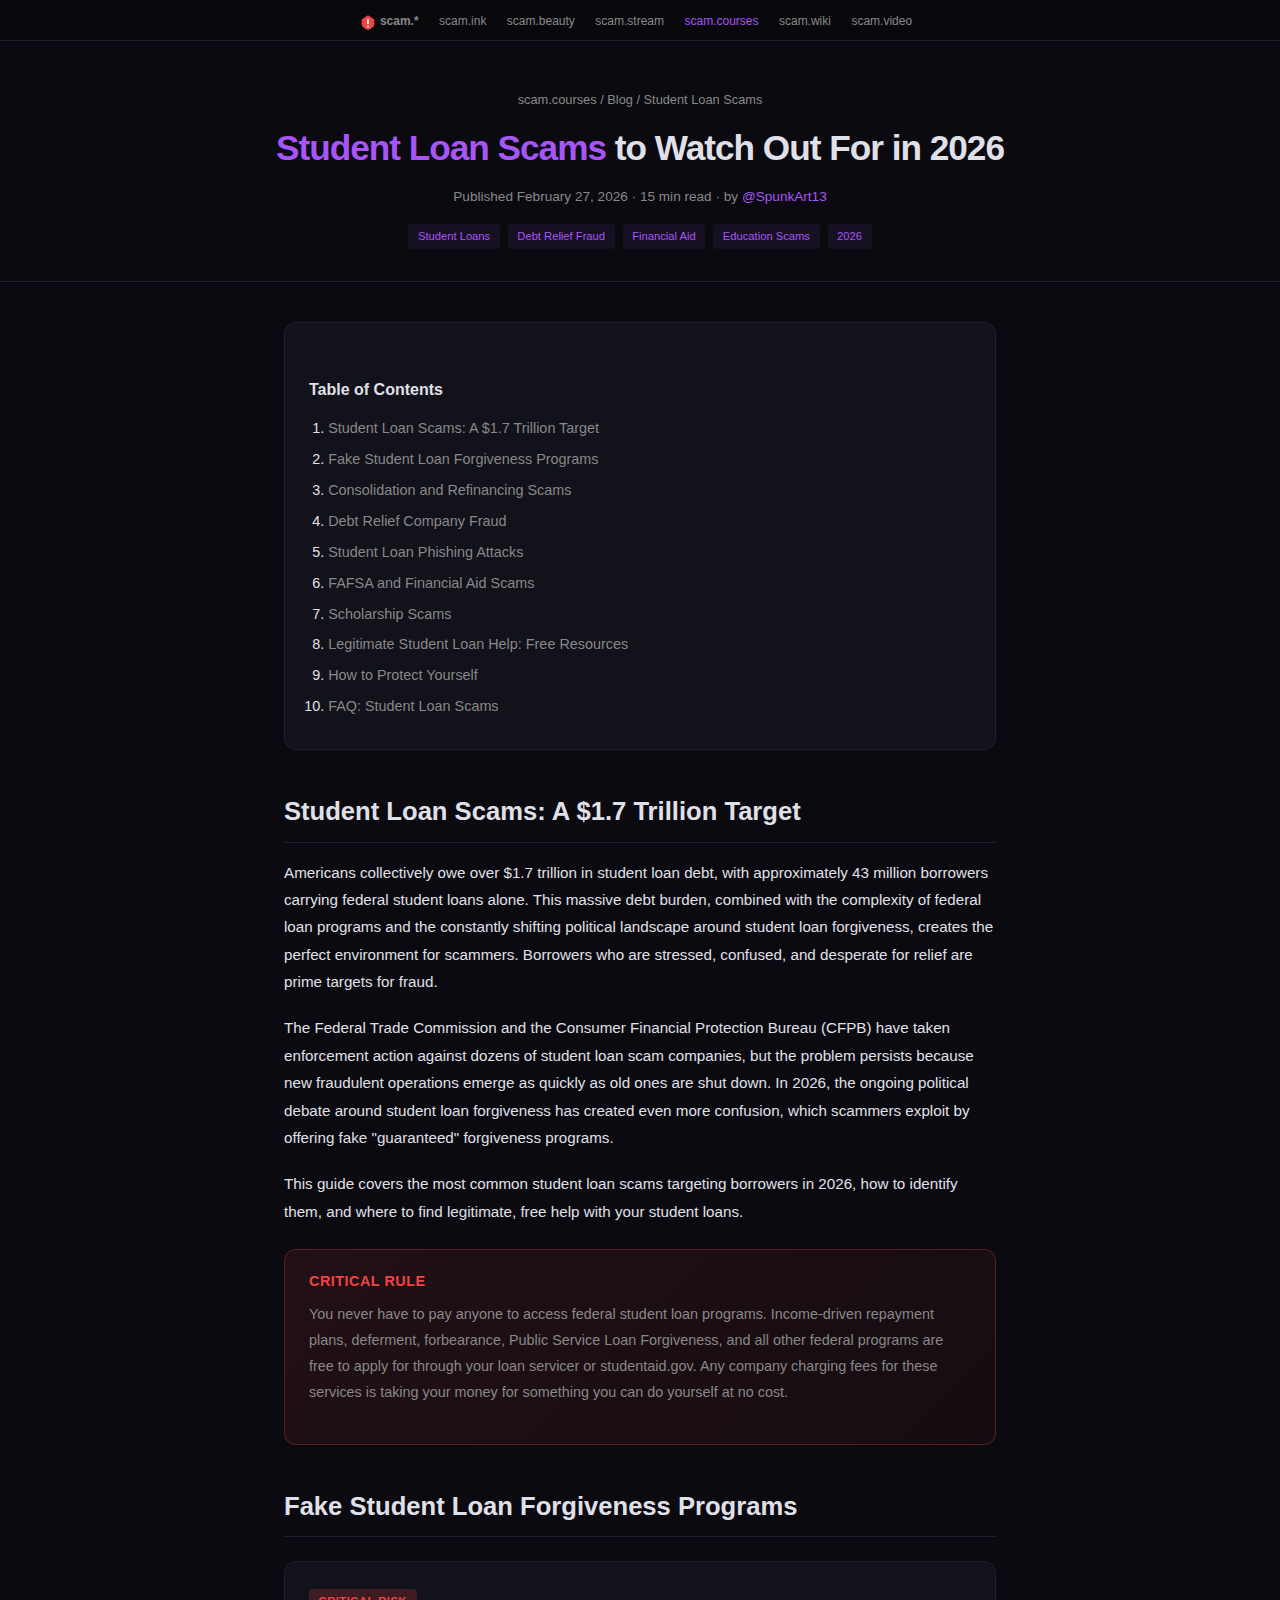
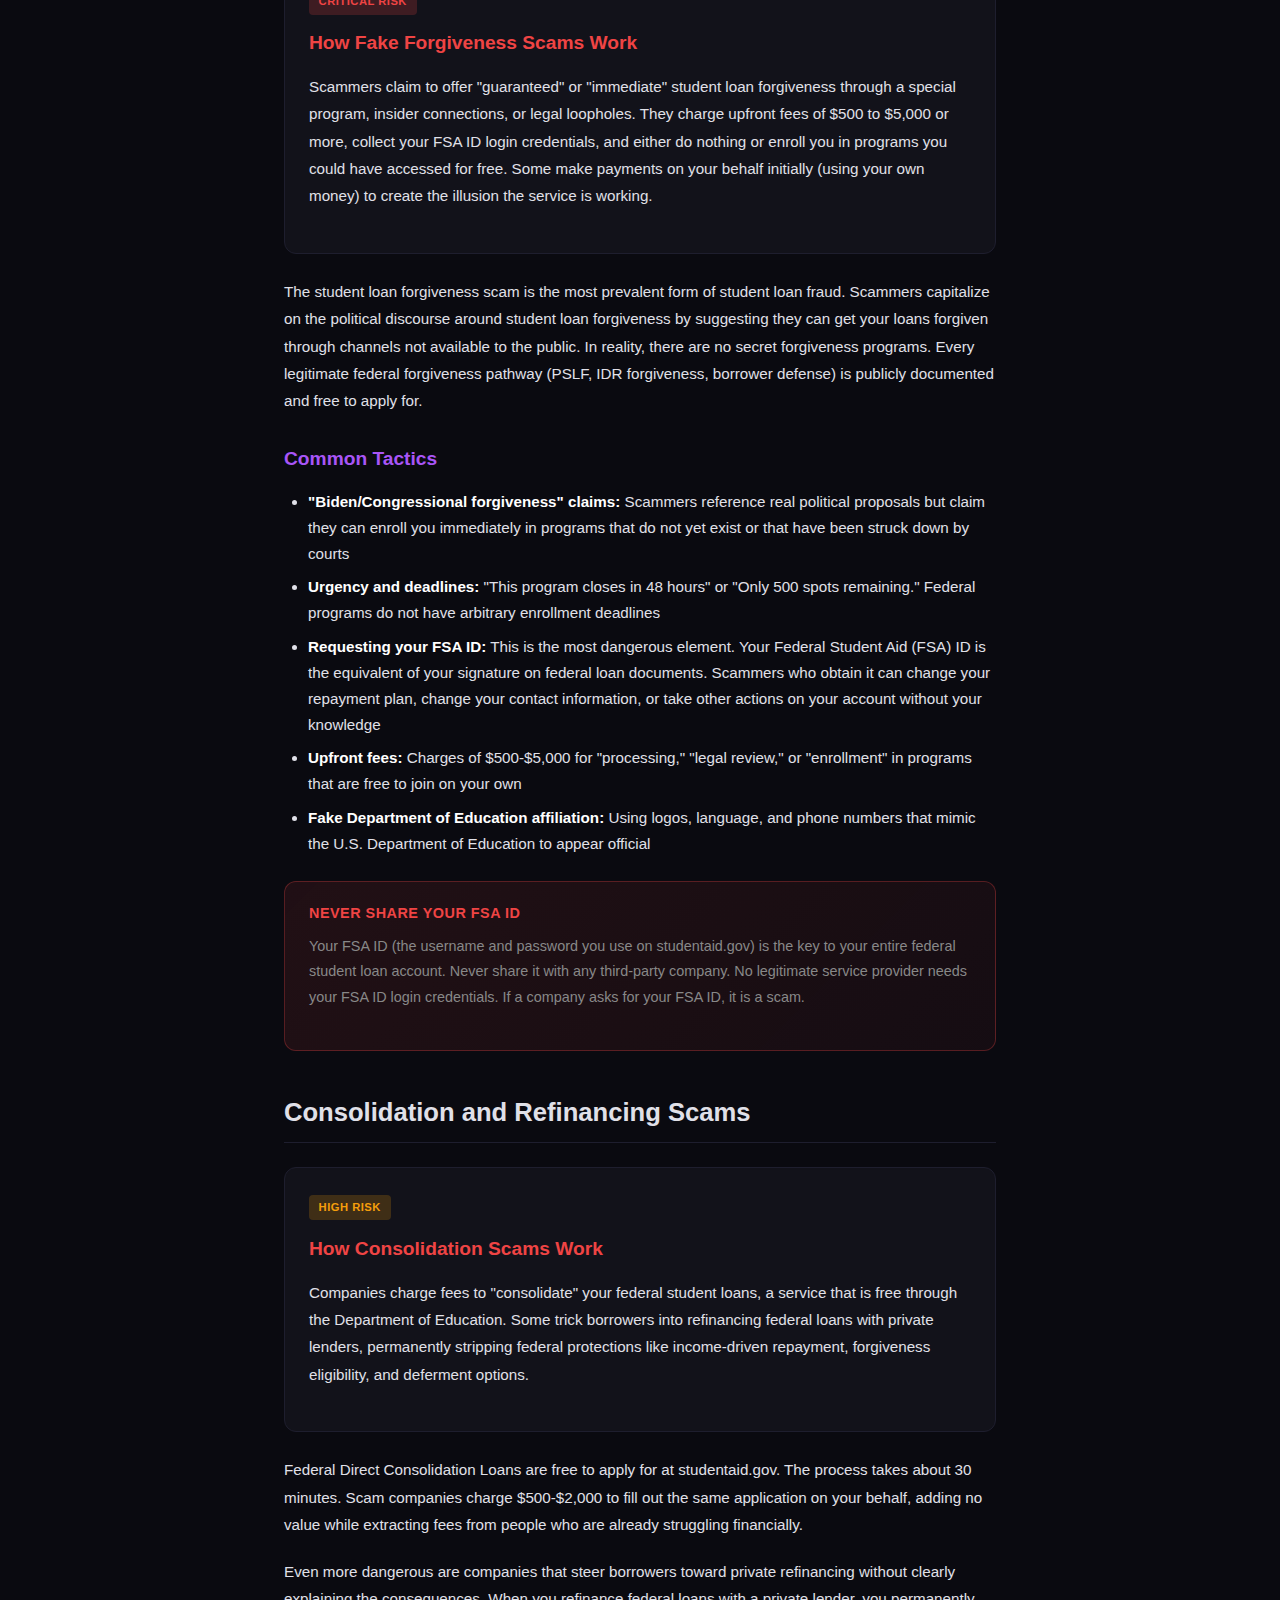
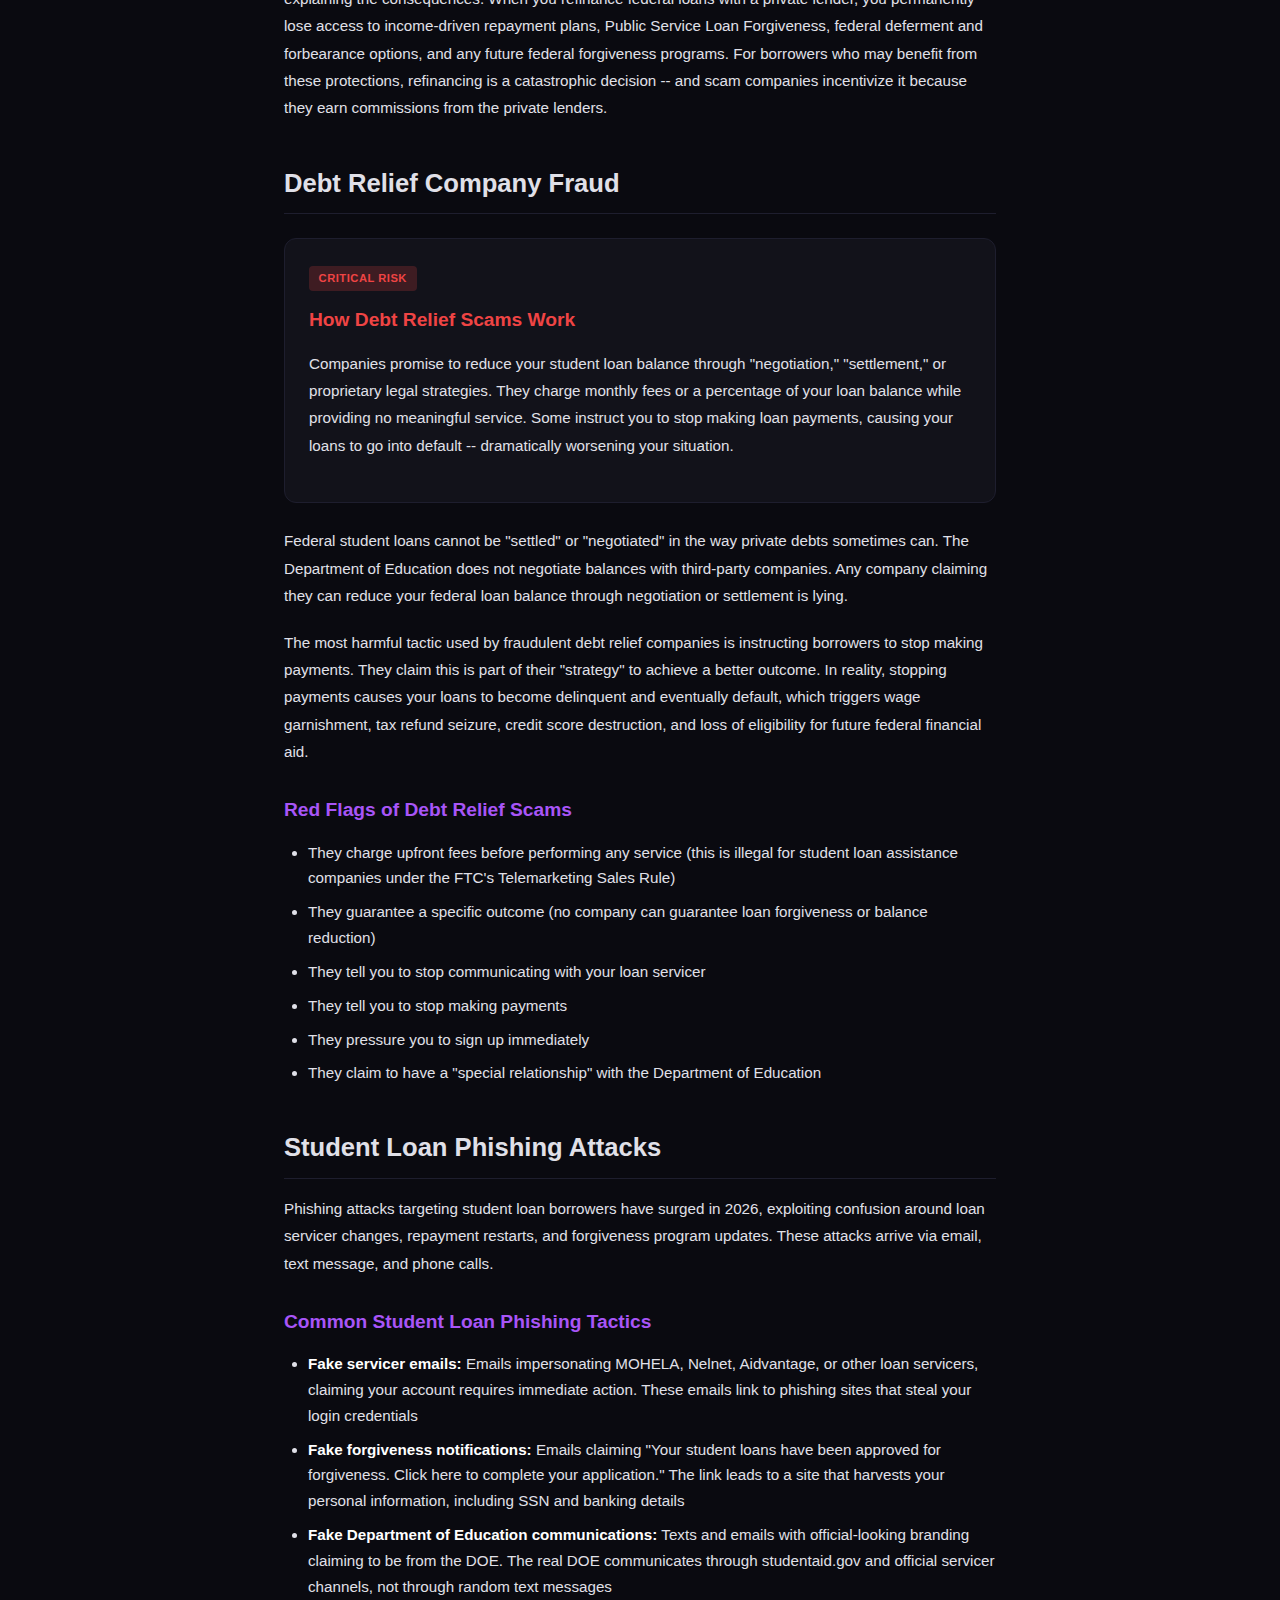
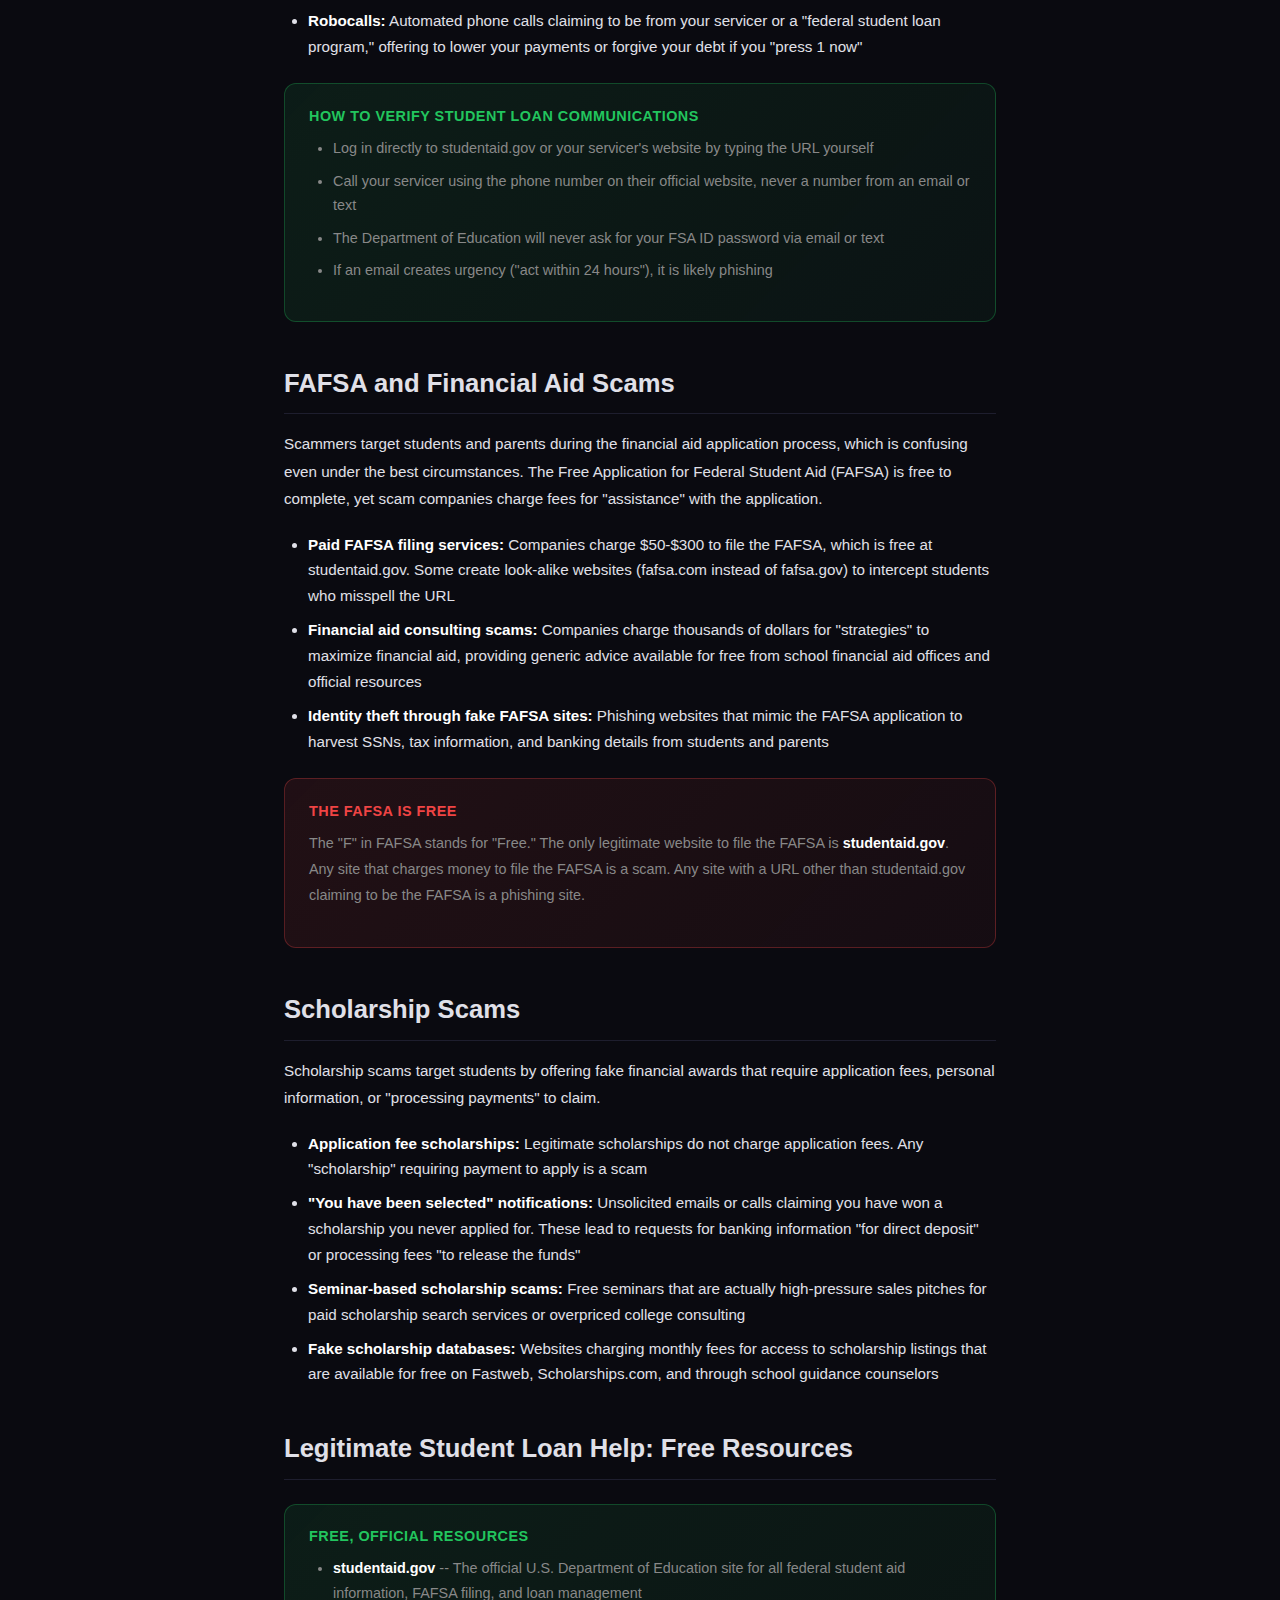
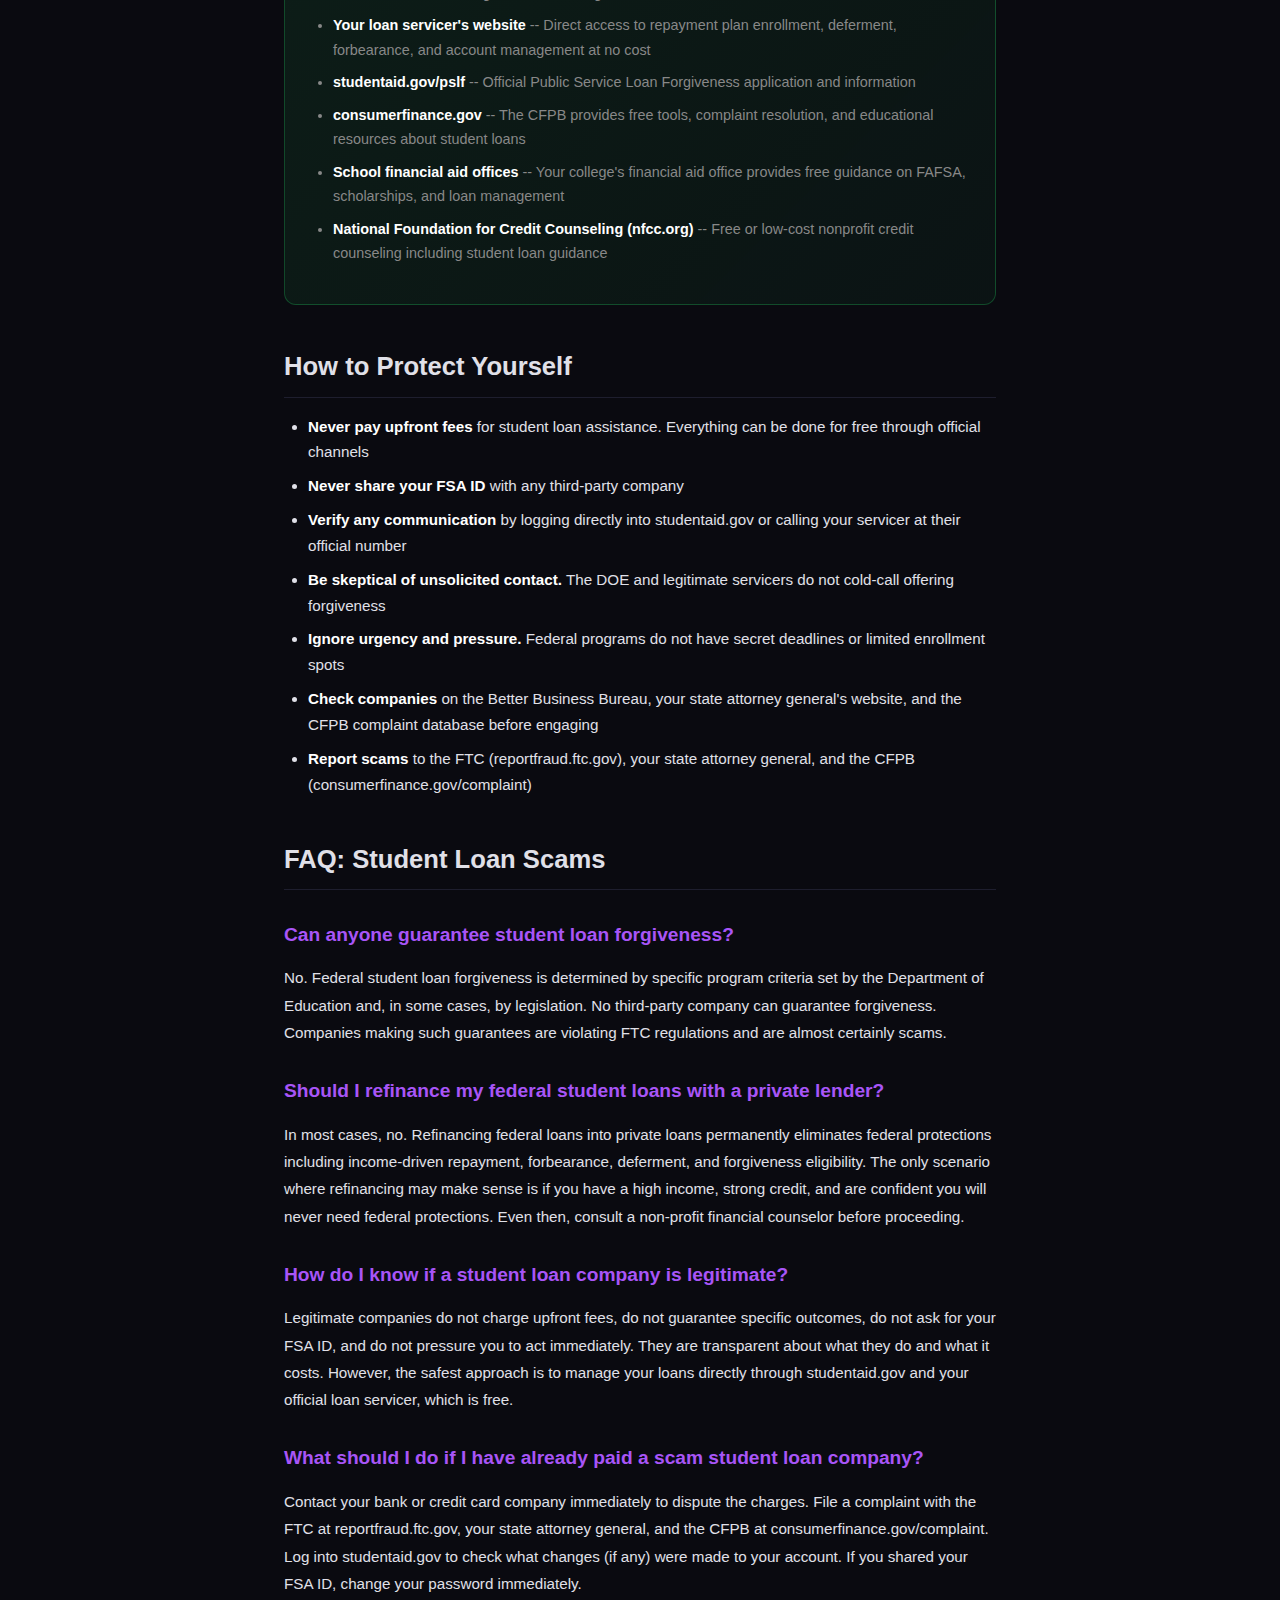
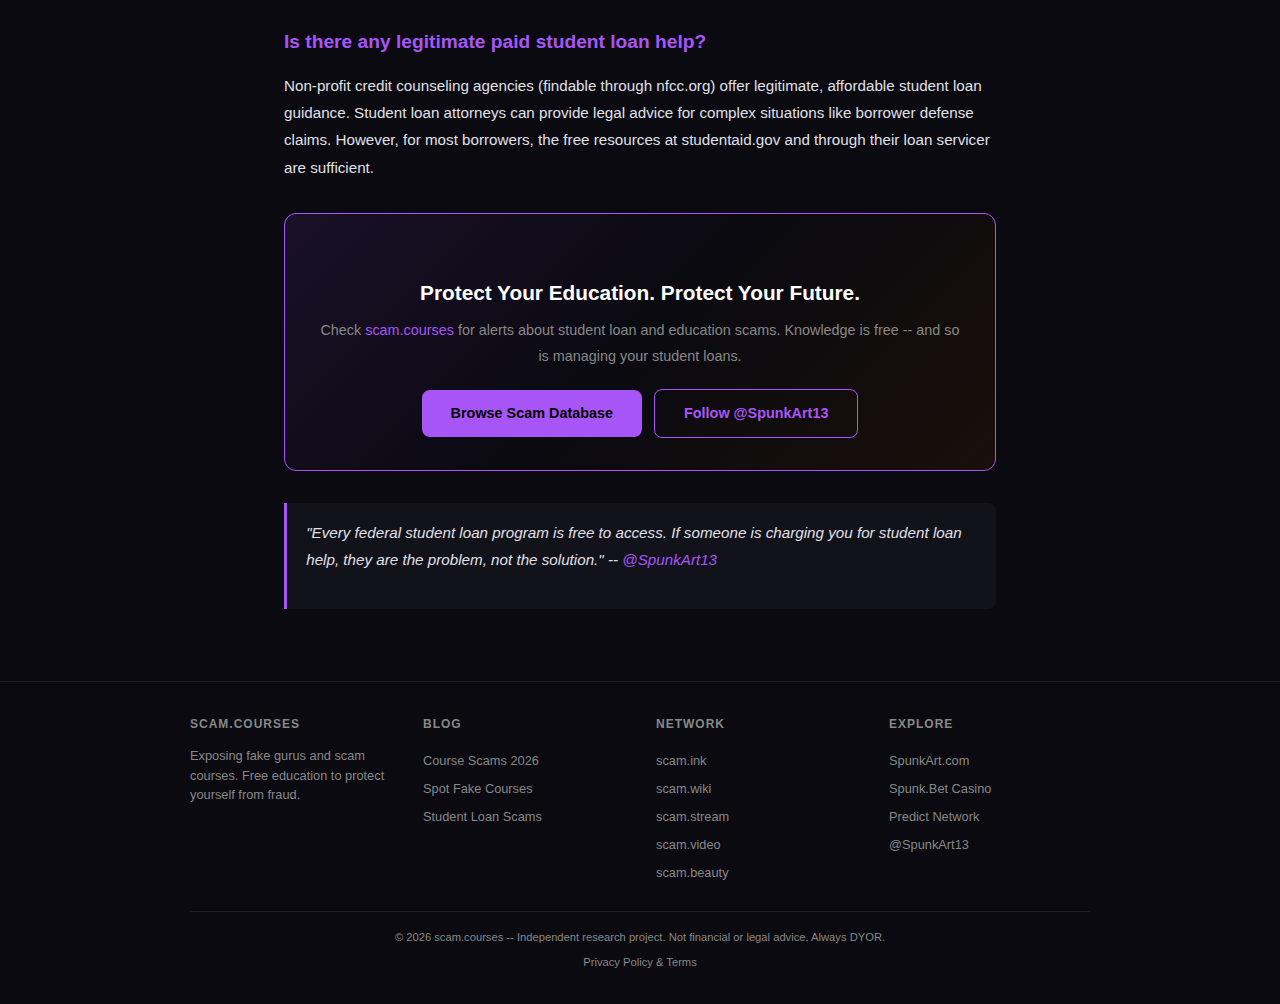
<file: blog/student-loan-scams-2026.html>
<!DOCTYPE html>
<html lang="en">
<head>
<script async src="https://pagead2.googlesyndication.com/pagead/js/adsbygoogle.js?client=ca-pub-6264503059486804" crossorigin="anonymous"></script>
<meta name="google-site-verification" content="L6gcsibTpo7niefadK8pVUYXxlx-9jLYVHdTkuFtO-o" />
  <meta charset="UTF-8">
  <meta name="viewport" content="width=device-width, initial-scale=1.0">
  <title>Student Loan Scams to Watch Out For in 2026 | scam.courses</title>
  <meta name="description" content="Complete guide to student loan scams in 2026. Fake forgiveness programs, debt relief fraud, consolidation scams, and phishing targeting borrowers. Protect your financial aid and learn your real options.">
  <meta name="keywords" content="student loan scams 2026, student loan forgiveness scam, fake debt relief, student loan phishing, student loan consolidation scam, FAFSA scam, financial aid fraud">
  <meta property="og:title" content="Student Loan Scams to Watch Out For in 2026">
  <meta property="og:description" content="Complete guide to student loan scams in 2026. Fake forgiveness programs, debt relief fraud, and phishing targeting borrowers exposed.">
  <meta property="og:type" content="article">
  <meta property="og:url" content="https://scam.courses/blog/student-loan-scams-2026.html">
  <meta property="og:image" content="https://scam.courses/og-image.svg">
  <meta property="og:site_name" content="scam.courses">
  <meta name="twitter:card" content="summary_large_image">
  <meta name="twitter:image" content="https://scam.courses/og-image.svg">
  <meta name="twitter:site" content="@SpunkArt13">
  <meta name="twitter:creator" content="@SpunkArt13">
  <link rel="canonical" href="https://scam.courses/blog/student-loan-scams-2026.html">
  <meta name="robots" content="index, follow, max-image-preview:large">
  <link rel="icon" href="data:image/svg+xml,<svg xmlns=%22http://www.w3.org/2000/svg%22 viewBox=%220 0 100 100%22><text y=%22.9em%22 font-size=%2290%22>⚡</text></svg>">

  <script type="application/ld+json">
  {
    "@context": "https://schema.org",
    "@type": "Article",
    "headline": "Student Loan Scams to Watch Out For in 2026",
    "description": "Complete guide to student loan scams in 2026. Fake forgiveness programs, debt relief fraud, consolidation scams, and phishing targeting borrowers.",
    "author": {
      "@type": "Organization",
      "name": "scam.courses",
      "url": "https://scam.courses"
    },
    "publisher": {
      "@type": "Organization",
      "name": "scam.courses",
      "url": "https://scam.courses"
    },
    "datePublished": "2026-02-27",
    "dateModified": "2026-02-27",
    "mainEntityOfPage": {
      "@type": "WebPage",
      "@id": "https://scam.courses/blog/student-loan-scams-2026.html"
    },
    "keywords": ["student loan scams 2026", "student loan forgiveness scam", "fake debt relief", "FAFSA fraud", "financial aid scam"]
  }
  </script>

  <style>
    *{margin:0;padding:0;box-sizing:border-box;}
    :root{--bg:#0a0a10;--surface:#12121a;--border:#1e1e2e;--text:#e0e0e8;--dim:#888;--accent:#a855f7;--danger:#ef4444;--success:#22c55e;--warning:#f59e0b;}
    body{background:var(--bg);color:var(--text);font-family:-apple-system,BlinkMacSystemFont,'Segoe UI',sans-serif;line-height:1.7;}
    a{color:var(--accent);text-decoration:none;}
    a:hover{opacity:0.85;}
    html,body{overflow-x:hidden;max-width:100vw;}
    .network-bar{background:#08080d;border-bottom:1px solid var(--border);padding:0.4rem 1rem;overflow-x:auto;white-space:nowrap;text-align:center;}
    .network-bar a{color:var(--dim);font-size:0.75rem;margin:0 0.5rem;transition:color 0.2s;}
    .network-bar a:hover,.network-bar a.active{color:var(--accent);}
    .network-label{color:var(--dim);font-size:0.75rem;font-weight:700;margin-right:0.5rem;}
    .article-header{text-align:center;padding:3rem 1.5rem 2rem;border-bottom:1px solid var(--border);}
    .article-header .breadcrumb{font-size:0.8rem;color:var(--dim);margin-bottom:1rem;}
    .article-header .breadcrumb a{color:var(--dim);}.article-header .breadcrumb a:hover{color:var(--accent);}
    .article-header h1{font-size:2.2rem;font-weight:900;letter-spacing:-1px;max-width:800px;margin:0 auto;line-height:1.2;}
    .article-header h1 .accent{color:var(--accent);}
    .article-header .meta{color:var(--dim);font-size:0.85rem;margin-top:1rem;}
    .article-header .tags{display:flex;gap:0.5rem;justify-content:center;flex-wrap:wrap;margin-top:1rem;}
    .article-header .tag{font-size:0.7rem;color:var(--accent);background:#a855f715;padding:0.2rem 0.6rem;border-radius:4px;}
    .article-body{max-width:760px;margin:0 auto;padding:2.5rem 1.5rem 3rem;}
    .article-body h2{font-size:1.6rem;font-weight:800;margin:2.5rem 0 1rem;color:var(--text);padding-bottom:0.5rem;border-bottom:1px solid var(--border);}
    .article-body h3{font-size:1.2rem;font-weight:700;margin:1.8rem 0 0.8rem;color:var(--accent);}
    .article-body p{margin-bottom:1.2rem;color:var(--text);font-size:0.95rem;line-height:1.8;}
    .article-body ul,.article-body ol{margin:0 0 1.2rem 1.5rem;color:var(--text);font-size:0.95rem;}
    .article-body li{margin-bottom:0.5rem;line-height:1.7;}
    .article-body strong{color:#fff;font-weight:700;}
    .article-body blockquote{border-left:3px solid var(--accent);padding:1rem 1.2rem;margin:1.5rem 0;background:var(--surface);border-radius:0 8px 8px 0;font-style:italic;color:var(--dim);}
    .warning-box{background:linear-gradient(135deg,rgba(239,68,68,0.1),rgba(239,68,68,0.05));border:1px solid rgba(239,68,68,0.3);border-radius:12px;padding:1.2rem 1.5rem;margin:1.5rem 0;}
    .warning-box .warning-title{color:var(--danger);font-weight:800;font-size:0.9rem;text-transform:uppercase;letter-spacing:0.5px;margin-bottom:0.5rem;}
    .warning-box p,.warning-box ul{color:var(--dim);font-size:0.9rem;}
    .tip-box{background:linear-gradient(135deg,rgba(34,197,94,0.1),rgba(34,197,94,0.05));border:1px solid rgba(34,197,94,0.3);border-radius:12px;padding:1.2rem 1.5rem;margin:1.5rem 0;}
    .tip-box .tip-title{color:var(--success);font-weight:800;font-size:0.9rem;text-transform:uppercase;letter-spacing:0.5px;margin-bottom:0.5rem;}
    .tip-box p,.tip-box ul{color:var(--dim);font-size:0.9rem;}
    .scam-card{background:var(--surface);border:1px solid var(--border);border-radius:12px;padding:1.5rem;margin:1.5rem 0;transition:border-color 0.2s;}
    .scam-card:hover{border-color:var(--accent);}
    .scam-card h3{margin-top:0;color:var(--danger);}
    .scam-card .severity{display:inline-block;font-size:0.7rem;font-weight:700;padding:0.2rem 0.6rem;border-radius:4px;text-transform:uppercase;letter-spacing:0.5px;margin-bottom:0.8rem;}
    .severity-critical{background:rgba(239,68,68,0.2);color:var(--danger);}
    .severity-high{background:rgba(245,158,11,0.2);color:var(--warning);}
    .cta-box{background:linear-gradient(135deg,#1a1028 0%,#0a0a10 50%,#1a0f0a 100%);border:1px solid var(--accent);border-radius:12px;padding:2rem;text-align:center;margin:2rem 0;}
    .cta-box h3{color:#fff;font-size:1.3rem;margin-bottom:0.5rem;}
    .cta-box p{color:var(--dim);font-size:0.9rem;margin-bottom:1.2rem;}
    .cta-btn{display:inline-block;background:var(--accent);color:#000;padding:0.7rem 1.8rem;border-radius:8px;font-weight:700;font-size:0.9rem;transition:all 0.2s;}
    .cta-btn:hover{opacity:0.9;transform:translateY(-1px);}
    .cta-btn-outline{display:inline-block;border:1px solid var(--accent);color:var(--accent);padding:0.7rem 1.8rem;border-radius:8px;font-weight:700;font-size:0.9rem;margin-left:0.5rem;transition:all 0.2s;}
    .cta-btn-outline:hover{background:var(--accent);color:#000;}
    .toc{background:var(--surface);border:1px solid var(--border);border-radius:12px;padding:1.5rem;margin:0 0 2rem;}
    .toc h3{font-size:1rem;font-weight:700;margin-bottom:0.8rem;color:var(--text);}
    .toc ol{margin:0 0 0 1.2rem;list-style:decimal;}
    .toc li{margin-bottom:0.4rem;font-size:0.9rem;}
    .toc a{color:var(--dim);}.toc a:hover{color:var(--accent);}
    .site-footer{border-top:1px solid var(--border);padding:2rem 1.5rem;}
    .footer-inner{max-width:900px;margin:0 auto;display:grid;grid-template-columns:repeat(auto-fit,minmax(180px,1fr));gap:2rem;}
    .footer-section h4{font-size:0.75rem;text-transform:uppercase;letter-spacing:1px;color:var(--dim);margin-bottom:0.75rem;}
    .footer-section a{display:block;color:var(--dim);font-size:0.8rem;padding:0.2rem 0;}.footer-section a:hover{color:var(--text);}
    .footer-section p{font-size:0.8rem;color:var(--dim);line-height:1.5;}
    .footer-bottom{max-width:900px;margin:1.5rem auto 0;padding-top:1rem;border-top:1px solid var(--border);text-align:center;font-size:0.7rem;color:var(--dim);}
    @media(max-width:768px){.network-bar{padding:0.4rem 0.5rem;white-space:normal;display:flex;flex-wrap:wrap;justify-content:center;gap:0.25rem 0.4rem;}.network-bar a{font-size:0.65rem;margin:0 0.2rem;}.network-label{display:block;width:100%;text-align:center;margin-bottom:0.25rem;margin-right:0;}.article-header{padding:2rem 1rem 1.5rem;}.article-header h1{font-size:1.7rem;}.article-body{padding:2rem 1rem;}.article-body h2{font-size:1.3rem;}.cta-box{padding:1.5rem 1rem;}.cta-btn,.cta-btn-outline{display:block;margin:0.5rem auto;text-align:center;max-width:280px;}.cta-btn-outline{margin-left:auto;}.footer-inner{grid-template-columns:1fr;gap:1.5rem;}}
    @media(max-width:480px){.network-bar a{font-size:0.6rem;margin:0 0.15rem;}.article-header{padding:1.5rem 0.75rem 1rem;}.article-header h1{font-size:1.4rem;}.article-body{padding:1.5rem 0.75rem;}.article-body h2{font-size:1.15rem;}.article-body h3{font-size:1.05rem;}.article-body p,.article-body li{font-size:0.88rem;}.scam-card{padding:1rem;}.warning-box,.tip-box{padding:1rem;}.toc{padding:1rem;}.site-footer{padding:1rem 0.75rem;}.footer-section h4{font-size:0.7rem;}.footer-section a,.footer-section p{font-size:0.75rem;}}
  </style>
  <script async src="https://www.googletagmanager.com/gtag/js?id=G-GVNL11PEGP"></script>
  <script>window.dataLayer=window.dataLayer||[];function gtag(){dataLayer.push(arguments);}gtag('js',new Date());gtag('config','G-GVNL11PEGP');</script>
</head>
<body>
  <div class="network-bar">
    <span class="network-label"><svg style="display:inline-block;vertical-align:middle;width:16px;height:16px;margin-right:4px;" viewBox="0 0 40 40" xmlns="http://www.w3.org/2000/svg"><path d="M20 3 L36 14 L36 24 C36 32 28 38 20 40 C12 38 4 32 4 24 L4 14 Z" fill="#ef4444"/><rect x="18" y="12" width="4" height="14" rx="2" fill="white"/><circle cx="20" cy="31" r="2.5" fill="white"/></svg>scam.*</span>
    <a href="https://scam.ink" target="_blank" rel="noopener noreferrer">scam.ink</a>
    <a href="https://scam.beauty" target="_blank" rel="noopener noreferrer">scam.beauty</a>
    <a href="https://scam.stream" target="_blank" rel="noopener noreferrer">scam.stream</a>
    <a href="https://scam.courses" class="active">scam.courses</a>
    <a href="https://scam.wiki" target="_blank" rel="noopener noreferrer">scam.wiki</a>
    <a href="https://scam.video" target="_blank" rel="noopener noreferrer">scam.video</a>
  </div>

  <header class="article-header">
    <div class="breadcrumb"><a href="https://scam.courses">scam.courses</a> / <a href="https://scam.courses/blog/">Blog</a> / Student Loan Scams</div>
    <h1><span class="accent">Student Loan Scams</span> to Watch Out For in 2026</h1>
    <div class="meta">Published February 27, 2026 &middot; 15 min read &middot; by <a href="https://x.com/SpunkArt13" target="_blank" rel="noopener noreferrer">@SpunkArt13</a></div>
    <div class="tags">
      <span class="tag">Student Loans</span>
      <span class="tag">Debt Relief Fraud</span>
      <span class="tag">Financial Aid</span>
      <span class="tag">Education Scams</span>
      <span class="tag">2026</span>
    </div>
  </header>

  <article class="article-body">

    <div class="toc">
      <h3>Table of Contents</h3>
      <ol>
        <li><a href="#intro">Student Loan Scams: A $1.7 Trillion Target</a></li>
        <li><a href="#forgiveness">Fake Student Loan Forgiveness Programs</a></li>
        <li><a href="#consolidation">Consolidation and Refinancing Scams</a></li>
        <li><a href="#debt-relief">Debt Relief Company Fraud</a></li>
        <li><a href="#phishing">Student Loan Phishing Attacks</a></li>
        <li><a href="#fafsa">FAFSA and Financial Aid Scams</a></li>
        <li><a href="#scholarship">Scholarship Scams</a></li>
        <li><a href="#legitimate">Legitimate Student Loan Help: Free Resources</a></li>
        <li><a href="#protection">How to Protect Yourself</a></li>
        <li><a href="#faq">FAQ: Student Loan Scams</a></li>
      </ol>
    </div>

    <h2 id="intro">Student Loan Scams: A $1.7 Trillion Target</h2>

    <p>Americans collectively owe over $1.7 trillion in student loan debt, with approximately 43 million borrowers carrying federal student loans alone. This massive debt burden, combined with the complexity of federal loan programs and the constantly shifting political landscape around student loan forgiveness, creates the perfect environment for scammers. Borrowers who are stressed, confused, and desperate for relief are prime targets for fraud.</p>

    <p>The Federal Trade Commission and the Consumer Financial Protection Bureau (CFPB) have taken enforcement action against dozens of student loan scam companies, but the problem persists because new fraudulent operations emerge as quickly as old ones are shut down. In 2026, the ongoing political debate around student loan forgiveness has created even more confusion, which scammers exploit by offering fake "guaranteed" forgiveness programs.</p>

    <p>This guide covers the most common student loan scams targeting borrowers in 2026, how to identify them, and where to find legitimate, free help with your student loans.</p>

    <div class="warning-box">
      <div class="warning-title">Critical Rule</div>
      <p>You never have to pay anyone to access federal student loan programs. Income-driven repayment plans, deferment, forbearance, Public Service Loan Forgiveness, and all other federal programs are free to apply for through your loan servicer or studentaid.gov. Any company charging fees for these services is taking your money for something you can do yourself at no cost.</p>
    </div>

    <h2 id="forgiveness">Fake Student Loan Forgiveness Programs</h2>

    <div class="scam-card">
      <span class="severity severity-critical">Critical Risk</span>
      <h3>How Fake Forgiveness Scams Work</h3>
      <p>Scammers claim to offer "guaranteed" or "immediate" student loan forgiveness through a special program, insider connections, or legal loopholes. They charge upfront fees of $500 to $5,000 or more, collect your FSA ID login credentials, and either do nothing or enroll you in programs you could have accessed for free. Some make payments on your behalf initially (using your own money) to create the illusion the service is working.</p>
    </div>

    <p>The student loan forgiveness scam is the most prevalent form of student loan fraud. Scammers capitalize on the political discourse around student loan forgiveness by suggesting they can get your loans forgiven through channels not available to the public. In reality, there are no secret forgiveness programs. Every legitimate federal forgiveness pathway (PSLF, IDR forgiveness, borrower defense) is publicly documented and free to apply for.</p>

    <h3>Common Tactics</h3>
    <ul>
      <li><strong>"Biden/Congressional forgiveness" claims:</strong> Scammers reference real political proposals but claim they can enroll you immediately in programs that do not yet exist or that have been struck down by courts</li>
      <li><strong>Urgency and deadlines:</strong> "This program closes in 48 hours" or "Only 500 spots remaining." Federal programs do not have arbitrary enrollment deadlines</li>
      <li><strong>Requesting your FSA ID:</strong> This is the most dangerous element. Your Federal Student Aid (FSA) ID is the equivalent of your signature on federal loan documents. Scammers who obtain it can change your repayment plan, change your contact information, or take other actions on your account without your knowledge</li>
      <li><strong>Upfront fees:</strong> Charges of $500-$5,000 for "processing," "legal review," or "enrollment" in programs that are free to join on your own</li>
      <li><strong>Fake Department of Education affiliation:</strong> Using logos, language, and phone numbers that mimic the U.S. Department of Education to appear official</li>
    </ul>

    <div class="warning-box">
      <div class="warning-title">Never Share Your FSA ID</div>
      <p>Your FSA ID (the username and password you use on studentaid.gov) is the key to your entire federal student loan account. Never share it with any third-party company. No legitimate service provider needs your FSA ID login credentials. If a company asks for your FSA ID, it is a scam.</p>
    </div>

    <h2 id="consolidation">Consolidation and Refinancing Scams</h2>

    <div class="scam-card">
      <span class="severity severity-high">High Risk</span>
      <h3>How Consolidation Scams Work</h3>
      <p>Companies charge fees to "consolidate" your federal student loans, a service that is free through the Department of Education. Some trick borrowers into refinancing federal loans with private lenders, permanently stripping federal protections like income-driven repayment, forgiveness eligibility, and deferment options.</p>
    </div>

    <p>Federal Direct Consolidation Loans are free to apply for at studentaid.gov. The process takes about 30 minutes. Scam companies charge $500-$2,000 to fill out the same application on your behalf, adding no value while extracting fees from people who are already struggling financially.</p>

    <p>Even more dangerous are companies that steer borrowers toward private refinancing without clearly explaining the consequences. When you refinance federal loans with a private lender, you permanently lose access to income-driven repayment plans, Public Service Loan Forgiveness, federal deferment and forbearance options, and any future federal forgiveness programs. For borrowers who may benefit from these protections, refinancing is a catastrophic decision -- and scam companies incentivize it because they earn commissions from the private lenders.</p>

    <h2 id="debt-relief">Debt Relief Company Fraud</h2>

    <div class="scam-card">
      <span class="severity severity-critical">Critical Risk</span>
      <h3>How Debt Relief Scams Work</h3>
      <p>Companies promise to reduce your student loan balance through "negotiation," "settlement," or proprietary legal strategies. They charge monthly fees or a percentage of your loan balance while providing no meaningful service. Some instruct you to stop making loan payments, causing your loans to go into default -- dramatically worsening your situation.</p>
    </div>

    <p>Federal student loans cannot be "settled" or "negotiated" in the way private debts sometimes can. The Department of Education does not negotiate balances with third-party companies. Any company claiming they can reduce your federal loan balance through negotiation or settlement is lying.</p>

    <p>The most harmful tactic used by fraudulent debt relief companies is instructing borrowers to stop making payments. They claim this is part of their "strategy" to achieve a better outcome. In reality, stopping payments causes your loans to become delinquent and eventually default, which triggers wage garnishment, tax refund seizure, credit score destruction, and loss of eligibility for future federal financial aid.</p>

    <h3>Red Flags of Debt Relief Scams</h3>
    <ul>
      <li>They charge upfront fees before performing any service (this is illegal for student loan assistance companies under the FTC's Telemarketing Sales Rule)</li>
      <li>They guarantee a specific outcome (no company can guarantee loan forgiveness or balance reduction)</li>
      <li>They tell you to stop communicating with your loan servicer</li>
      <li>They tell you to stop making payments</li>
      <li>They pressure you to sign up immediately</li>
      <li>They claim to have a "special relationship" with the Department of Education</li>
    </ul>

    <h2 id="phishing">Student Loan Phishing Attacks</h2>

    <p>Phishing attacks targeting student loan borrowers have surged in 2026, exploiting confusion around loan servicer changes, repayment restarts, and forgiveness program updates. These attacks arrive via email, text message, and phone calls.</p>

    <h3>Common Student Loan Phishing Tactics</h3>
    <ul>
      <li><strong>Fake servicer emails:</strong> Emails impersonating MOHELA, Nelnet, Aidvantage, or other loan servicers, claiming your account requires immediate action. These emails link to phishing sites that steal your login credentials</li>
      <li><strong>Fake forgiveness notifications:</strong> Emails claiming "Your student loans have been approved for forgiveness. Click here to complete your application." The link leads to a site that harvests your personal information, including SSN and banking details</li>
      <li><strong>Fake Department of Education communications:</strong> Texts and emails with official-looking branding claiming to be from the DOE. The real DOE communicates through studentaid.gov and official servicer channels, not through random text messages</li>
      <li><strong>Robocalls:</strong> Automated phone calls claiming to be from your servicer or a "federal student loan program," offering to lower your payments or forgive your debt if you "press 1 now"</li>
    </ul>

    <div class="tip-box">
      <div class="tip-title">How to Verify Student Loan Communications</div>
      <ul>
        <li>Log in directly to studentaid.gov or your servicer's website by typing the URL yourself</li>
        <li>Call your servicer using the phone number on their official website, never a number from an email or text</li>
        <li>The Department of Education will never ask for your FSA ID password via email or text</li>
        <li>If an email creates urgency ("act within 24 hours"), it is likely phishing</li>
      </ul>
    </div>

    <h2 id="fafsa">FAFSA and Financial Aid Scams</h2>

    <p>Scammers target students and parents during the financial aid application process, which is confusing even under the best circumstances. The Free Application for Federal Student Aid (FAFSA) is free to complete, yet scam companies charge fees for "assistance" with the application.</p>

    <ul>
      <li><strong>Paid FAFSA filing services:</strong> Companies charge $50-$300 to file the FAFSA, which is free at studentaid.gov. Some create look-alike websites (fafsa.com instead of fafsa.gov) to intercept students who misspell the URL</li>
      <li><strong>Financial aid consulting scams:</strong> Companies charge thousands of dollars for "strategies" to maximize financial aid, providing generic advice available for free from school financial aid offices and official resources</li>
      <li><strong>Identity theft through fake FAFSA sites:</strong> Phishing websites that mimic the FAFSA application to harvest SSNs, tax information, and banking details from students and parents</li>
    </ul>

    <div class="warning-box">
      <div class="warning-title">The FAFSA is Free</div>
      <p>The "F" in FAFSA stands for "Free." The only legitimate website to file the FAFSA is <strong>studentaid.gov</strong>. Any site that charges money to file the FAFSA is a scam. Any site with a URL other than studentaid.gov claiming to be the FAFSA is a phishing site.</p>
    </div>

    <h2 id="scholarship">Scholarship Scams</h2>

    <p>Scholarship scams target students by offering fake financial awards that require application fees, personal information, or "processing payments" to claim.</p>

    <ul>
      <li><strong>Application fee scholarships:</strong> Legitimate scholarships do not charge application fees. Any "scholarship" requiring payment to apply is a scam</li>
      <li><strong>"You have been selected" notifications:</strong> Unsolicited emails or calls claiming you have won a scholarship you never applied for. These lead to requests for banking information "for direct deposit" or processing fees "to release the funds"</li>
      <li><strong>Seminar-based scholarship scams:</strong> Free seminars that are actually high-pressure sales pitches for paid scholarship search services or overpriced college consulting</li>
      <li><strong>Fake scholarship databases:</strong> Websites charging monthly fees for access to scholarship listings that are available for free on Fastweb, Scholarships.com, and through school guidance counselors</li>
    </ul>

    <h2 id="legitimate">Legitimate Student Loan Help: Free Resources</h2>

    <div class="tip-box">
      <div class="tip-title">Free, Official Resources</div>
      <ul>
        <li><strong>studentaid.gov</strong> -- The official U.S. Department of Education site for all federal student aid information, FAFSA filing, and loan management</li>
        <li><strong>Your loan servicer's website</strong> -- Direct access to repayment plan enrollment, deferment, forbearance, and account management at no cost</li>
        <li><strong>studentaid.gov/pslf</strong> -- Official Public Service Loan Forgiveness application and information</li>
        <li><strong>consumerfinance.gov</strong> -- The CFPB provides free tools, complaint resolution, and educational resources about student loans</li>
        <li><strong>School financial aid offices</strong> -- Your college's financial aid office provides free guidance on FAFSA, scholarships, and loan management</li>
        <li><strong>National Foundation for Credit Counseling (nfcc.org)</strong> -- Free or low-cost nonprofit credit counseling including student loan guidance</li>
      </ul>
    </div>

    <h2 id="protection">How to Protect Yourself</h2>

    <ul>
      <li><strong>Never pay upfront fees</strong> for student loan assistance. Everything can be done for free through official channels</li>
      <li><strong>Never share your FSA ID</strong> with any third-party company</li>
      <li><strong>Verify any communication</strong> by logging directly into studentaid.gov or calling your servicer at their official number</li>
      <li><strong>Be skeptical of unsolicited contact.</strong> The DOE and legitimate servicers do not cold-call offering forgiveness</li>
      <li><strong>Ignore urgency and pressure.</strong> Federal programs do not have secret deadlines or limited enrollment spots</li>
      <li><strong>Check companies</strong> on the Better Business Bureau, your state attorney general's website, and the CFPB complaint database before engaging</li>
      <li><strong>Report scams</strong> to the FTC (reportfraud.ftc.gov), your state attorney general, and the CFPB (consumerfinance.gov/complaint)</li>
    </ul>

    <h2 id="faq">FAQ: Student Loan Scams</h2>

    <h3>Can anyone guarantee student loan forgiveness?</h3>
    <p>No. Federal student loan forgiveness is determined by specific program criteria set by the Department of Education and, in some cases, by legislation. No third-party company can guarantee forgiveness. Companies making such guarantees are violating FTC regulations and are almost certainly scams.</p>

    <h3>Should I refinance my federal student loans with a private lender?</h3>
    <p>In most cases, no. Refinancing federal loans into private loans permanently eliminates federal protections including income-driven repayment, forbearance, deferment, and forgiveness eligibility. The only scenario where refinancing may make sense is if you have a high income, strong credit, and are confident you will never need federal protections. Even then, consult a non-profit financial counselor before proceeding.</p>

    <h3>How do I know if a student loan company is legitimate?</h3>
    <p>Legitimate companies do not charge upfront fees, do not guarantee specific outcomes, do not ask for your FSA ID, and do not pressure you to act immediately. They are transparent about what they do and what it costs. However, the safest approach is to manage your loans directly through studentaid.gov and your official loan servicer, which is free.</p>

    <h3>What should I do if I have already paid a scam student loan company?</h3>
    <p>Contact your bank or credit card company immediately to dispute the charges. File a complaint with the FTC at reportfraud.ftc.gov, your state attorney general, and the CFPB at consumerfinance.gov/complaint. Log into studentaid.gov to check what changes (if any) were made to your account. If you shared your FSA ID, change your password immediately.</p>

    <h3>Is there any legitimate paid student loan help?</h3>
    <p>Non-profit credit counseling agencies (findable through nfcc.org) offer legitimate, affordable student loan guidance. Student loan attorneys can provide legal advice for complex situations like borrower defense claims. However, for most borrowers, the free resources at studentaid.gov and through their loan servicer are sufficient.</p>

    <div class="cta-box">
      <h3>Protect Your Education. Protect Your Future.</h3>
      <p>Check <a href="https://scam.courses" style="color:var(--accent);">scam.courses</a> for alerts about student loan and education scams. Knowledge is free -- and so is managing your student loans.</p>
      <a href="https://scam.courses" class="cta-btn">Browse Scam Database</a>
      <a href="https://x.com/SpunkArt13" target="_blank" rel="noopener noreferrer" class="cta-btn-outline">Follow @SpunkArt13</a>
    </div>

    <blockquote>
      <p>"Every federal student loan program is free to access. If someone is charging you for student loan help, they are the problem, not the solution." -- <a href="https://x.com/SpunkArt13" target="_blank" rel="noopener noreferrer">@SpunkArt13</a></p>
    </blockquote>

  </article>

  <footer class="site-footer">
    <div class="footer-inner">
      <div class="footer-section">
        <h4>scam.courses</h4>
        <p>Exposing fake gurus and scam courses. Free education to protect yourself from fraud.</p>
      </div>
      <div class="footer-section">
        <h4>Blog</h4>
        <a href="/blog/online-course-scams-2026.html">Course Scams 2026</a>
        <a href="/blog/fake-online-courses-2026.html">Spot Fake Courses</a>
        <a href="/blog/student-loan-scams-2026.html">Student Loan Scams</a>
      </div>
      <div class="footer-section">
        <h4>Network</h4>
        <a href="https://scam.ink" target="_blank" rel="noopener noreferrer">scam.ink</a>
        <a href="https://scam.wiki" target="_blank" rel="noopener noreferrer">scam.wiki</a>
        <a href="https://scam.stream" target="_blank" rel="noopener noreferrer">scam.stream</a>
        <a href="https://scam.video" target="_blank" rel="noopener noreferrer">scam.video</a>
        <a href="https://scam.beauty" target="_blank" rel="noopener noreferrer">scam.beauty</a>
      </div>
      <div class="footer-section">
        <h4>Explore</h4>
        <a href="https://spunk.codes" target="_blank" rel="noopener noreferrer">SpunkArt.com</a>
        <a href="https://spunk.bet" target="_blank" rel="noopener noreferrer">Spunk.Bet Casino</a>
        <a href="https://predict.pics" target="_blank" rel="noopener noreferrer">Predict Network</a>
        <a href="https://x.com/SpunkArt13" target="_blank" rel="noopener noreferrer">@SpunkArt13</a>
      </div>
    </div>
    <div class="footer-bottom">
      <p>&copy; 2026 scam.courses -- Independent research project. Not financial or legal advice. Always DYOR.</p>
      <p style="margin-top:6px;"><a href="/privacy.html" style="color:var(--dim);">Privacy Policy & Terms</a></p>
    </div>
  </footer>
</body>
</html>
</file>
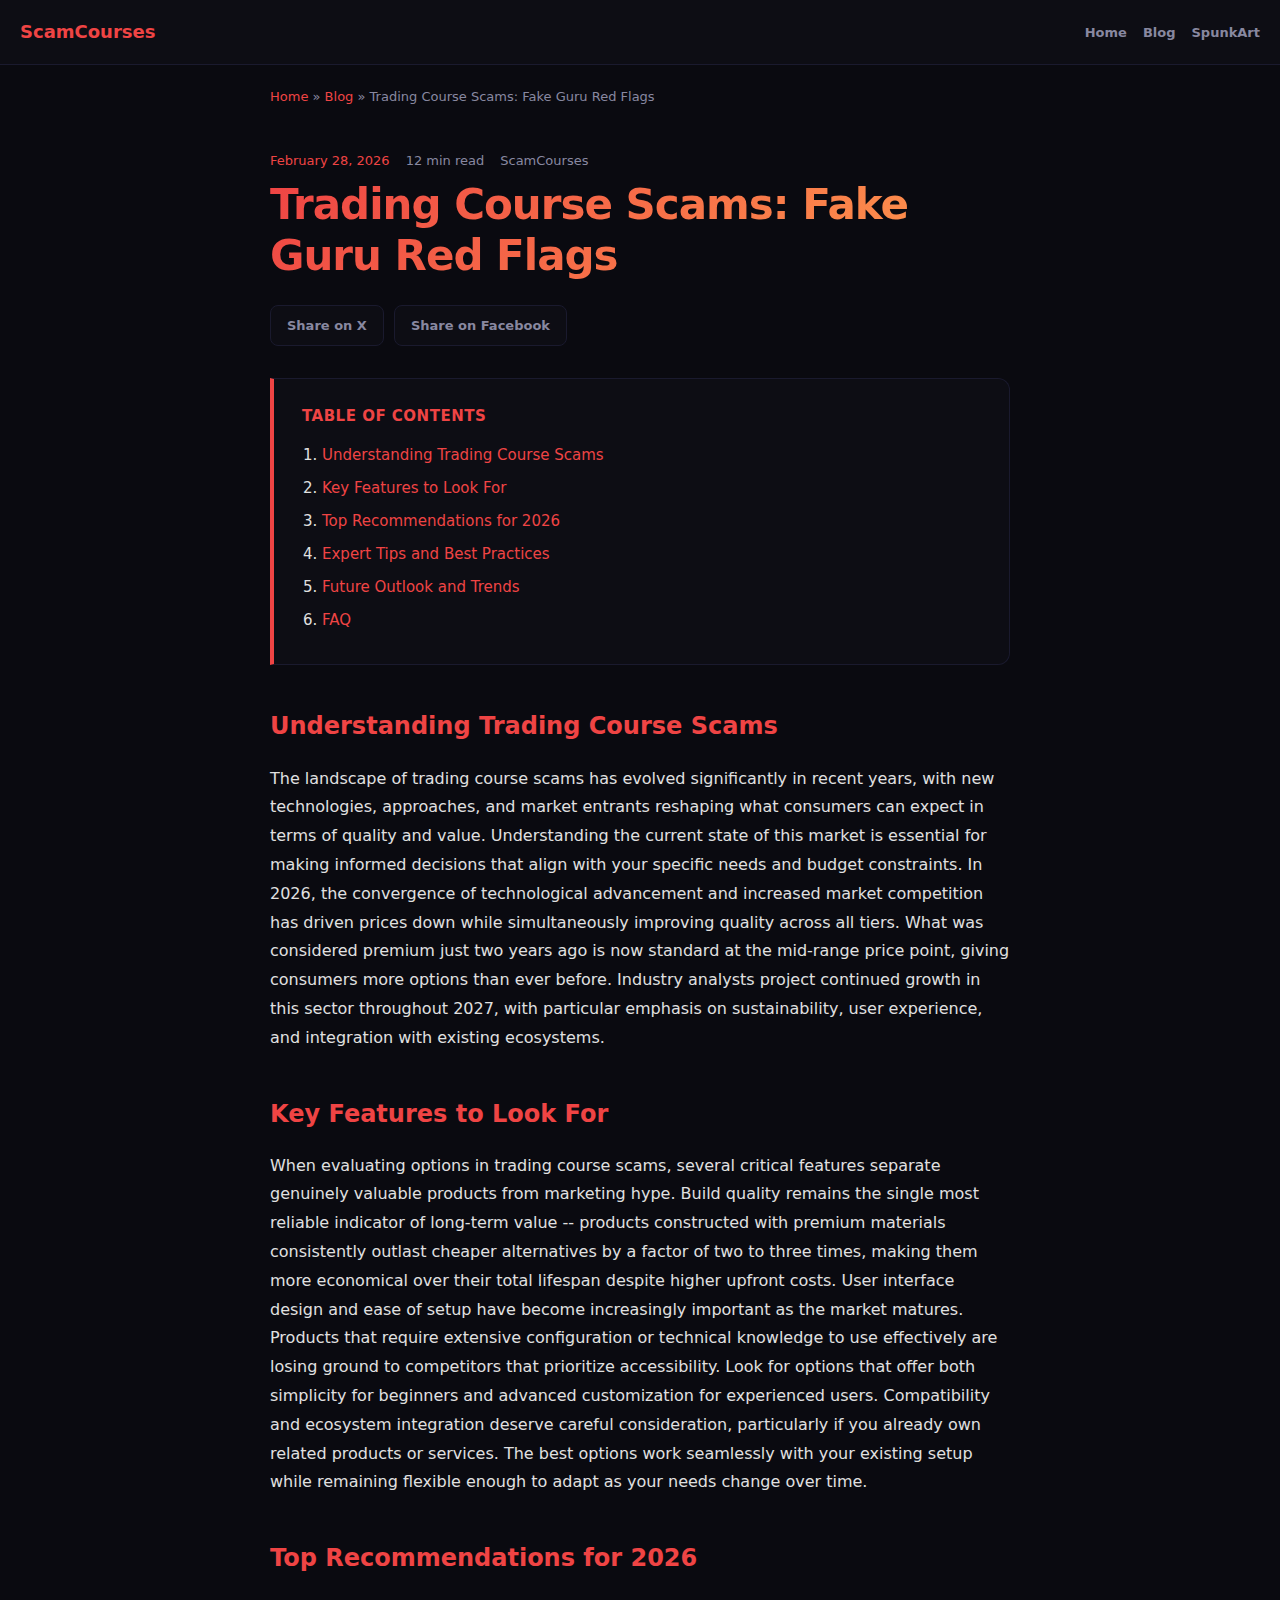
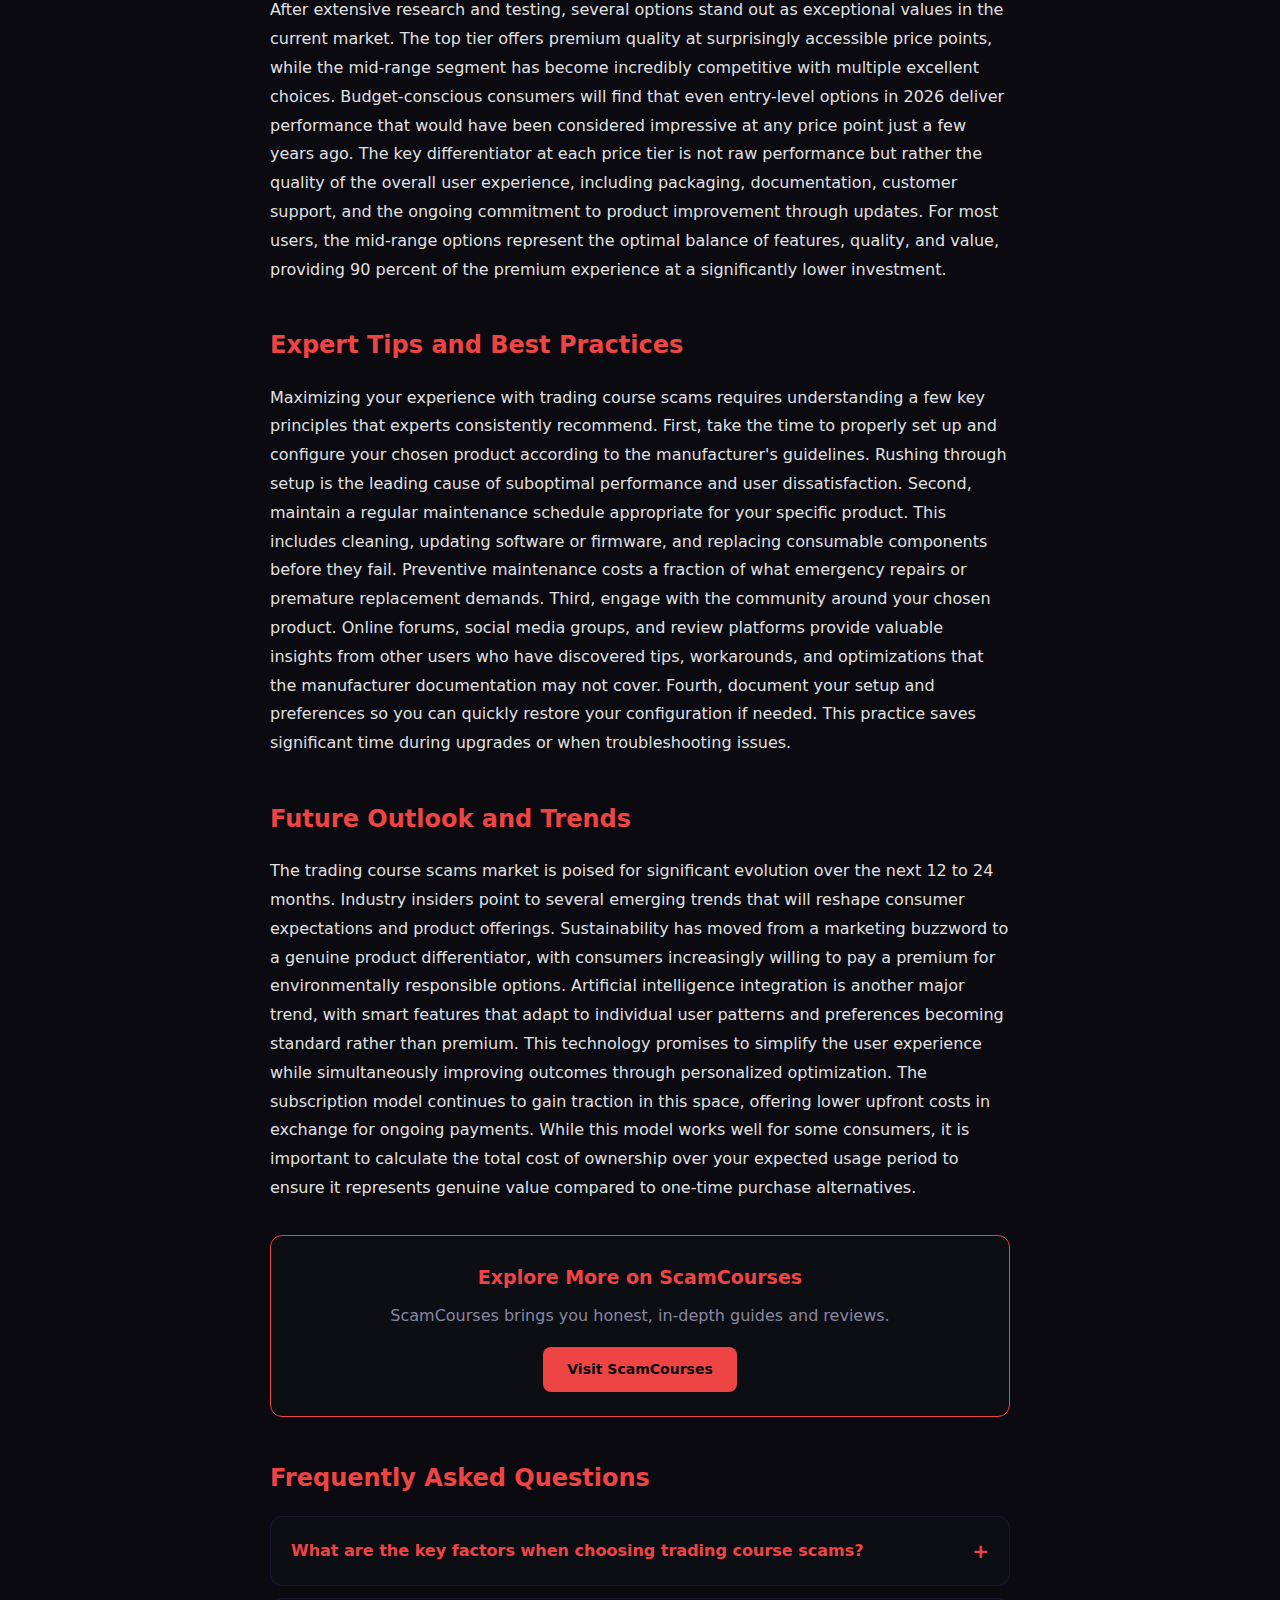
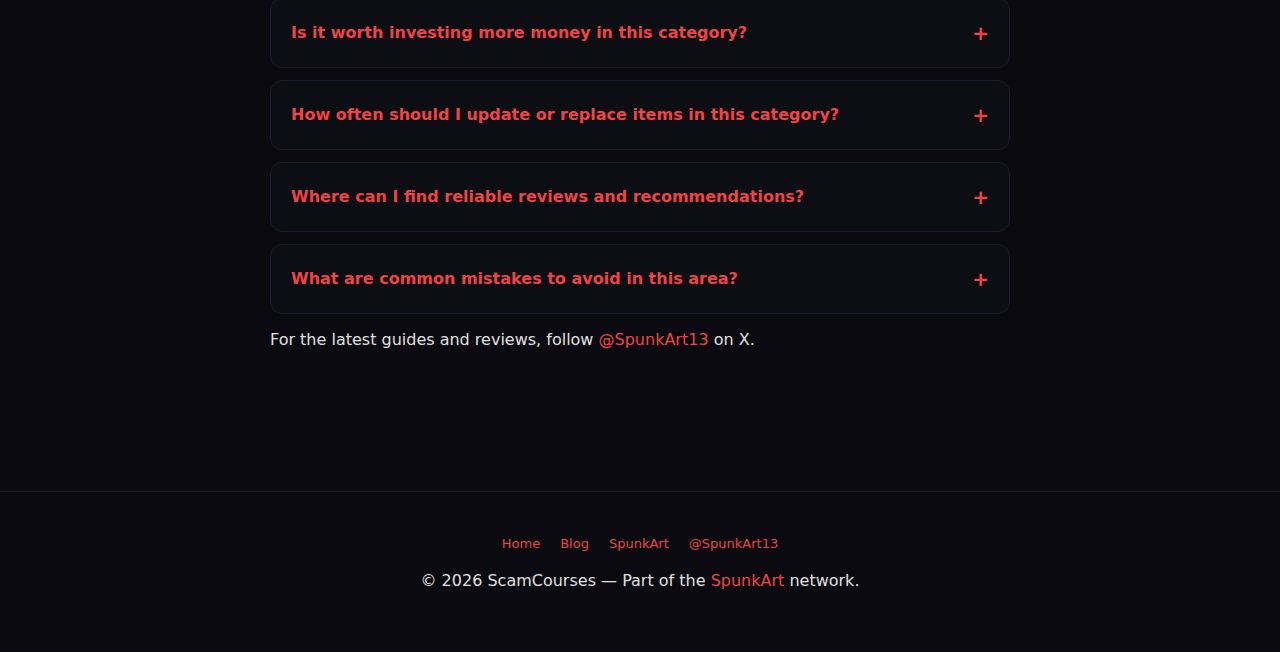
<file: blog/trading-course-scams-fake-guru-red-flags.html>
<!DOCTYPE html>
<html lang="en">
<head>
<meta charset="UTF-8">
<meta name="viewport" content="width=device-width,initial-scale=1">
<title>Trading Course Scams: Fake Guru Red Flags | ScamCourses</title>
<meta name="description" content="Trading Course Scams: Fake Guru Red Flags. Complete guide with expert tips, top recommendations, and FAQs for 2026.">
<meta name="keywords" content="trading, course, scams, fake, guru, red, flags, finance, 2026 guide">
<meta name="robots" content="index,follow,max-snippet:-1,max-image-preview:large">
<link rel="canonical" href="https://scam.courses/blog/trading-course-scams-fake-guru-red-flags.html">
<meta name="author" content="ScamCourses">
<meta property="og:type" content="article">
<meta property="og:url" content="https://scam.courses/blog/trading-course-scams-fake-guru-red-flags.html">
<meta property="og:title" content="Trading Course Scams: Fake Guru Red Flags">
<meta property="og:description" content="Trading Course Scams: Fake Guru Red Flags. Expert guide with recommendations and tips.">
<meta property="og:site_name" content="ScamCourses">
<meta property="og:image" content="https://scam.courses/og-image.png">
<meta property="article:published_time" content="2026-02-28T00:00:00Z">
<meta property="article:section" content="Finance">
<meta name="twitter:card" content="summary_large_image">
<meta name="twitter:site" content="@SpunkArt13">
<meta name="twitter:creator" content="@SpunkArt13">
<meta name="twitter:title" content="Trading Course Scams: Fake Guru Red Flags">
<meta name="twitter:description" content="Trading Course Scams: Fake Guru Red Flags. Expert guide with top picks and tips for 2026.">
<meta name="twitter:image" content="https://scam.courses/og-image.png">
<script type="application/ld+json">
[
{
  "@context": "https://schema.org",
  "@type": "Article",
  "headline": "Trading Course Scams: Fake Guru Red Flags",
  "description": "Trading Course Scams: Fake Guru Red Flags. Complete guide with expert recommendations for 2026.",
  "datePublished": "2026-02-28",
  "dateModified": "2026-02-28",
  "author": {"@type": "Organization", "name": "ScamCourses", "url": "https://scam.courses/"},
  "publisher": {"@type": "Organization", "name": "ScamCourses", "url": "https://scam.courses/"},
  "mainEntityOfPage": {"@type": "WebPage", "@id": "https://scam.courses/blog/trading-course-scams-fake-guru-red-flags.html"},
  "image": "https://scam.courses/og-image.png",
  "articleSection": "Finance",
  "keywords": ["trading", "course", "scams", "fake", "guru", "red", "flags"]
},
{
  "@context": "https://schema.org",
  "@type": "FAQPage",
  "mainEntity": [
    {"@type":"Question","name":"What are the key factors when choosing trading course scams?","acceptedAnswer":{"@type":"Answer","text":"The most important factors include quality, price-to-value ratio, user reviews from verified buyers, brand reputation, and compatibility with your specific needs. Always compare at least three options before making a decision, and look for products or services with transparent return policies or satisfaction guarantees."}},
    {"@type":"Question","name":"Is it worth investing more money in this category?","acceptedAnswer":{"@type":"Answer","text":"It depends on your usage frequency and specific requirements. For daily use items, investing more typically pays off through better durability and performance. For occasional use, mid-range options often provide the best value. Research shows that the sweet spot for most consumers is the mid-to-upper price range, where you get 90 percent of premium quality at 60 percent of the top-tier price."}},
    {"@type":"Question","name":"How often should I update or replace items in this category?","acceptedAnswer":{"@type":"Answer","text":"Most products in this category should be evaluated every 12 to 24 months. Technology-based items may benefit from more frequent updates as new features become available. Physical products should be replaced when they show signs of wear that affect performance. Setting calendar reminders for periodic reviews helps ensure you are always using the best available options."}},
    {"@type":"Question","name":"Where can I find reliable reviews and recommendations?","acceptedAnswer":{"@type":"Answer","text":"Look for reviews from verified purchasers on major retail platforms, independent review sites that disclose their testing methodology, and community forums where real users share long-term experiences. Be cautious of reviews that seem overly positive or negative without specific details. Cross-referencing multiple sources gives you the most accurate picture of product quality."}},
    {"@type":"Question","name":"What are common mistakes to avoid in this area?","acceptedAnswer":{"@type":"Answer","text":"The most common mistakes include buying based solely on brand name without comparing alternatives, not reading the fine print on warranties and return policies, ignoring user reviews that mention specific recurring problems, and choosing the cheapest option without considering long-term cost of ownership. Taking time to research before purchasing saves both money and frustration in the long run."}}
  ]
}
]
</script>
<script async src="https://www.googletagmanager.com/gtag/js?id=G-GVNL11PEGP"></script>
<script>window.dataLayer=window.dataLayer||[];function gtag(){dataLayer.push(arguments);}gtag('js',new Date());gtag('config','G-GVNL11PEGP');</script>
<script type="text/javascript">(function(c,l,a,r,i,t,y){c[a]=c[a]||function(){(c[a].q=c[a].q||[]).push(arguments)};t=l.createElement(r);t.async=1;t.src="https://www.clarity.ms/tag/"+i;y=l.getElementsByTagName(r)[0];y.parentNode.insertBefore(t,y);})(window,document,"clarity","script","pn0x1z2y3w");</script>
<style>
*{margin:0;padding:0;box-sizing:border-box}
:root{--bg:#0a0a10;--surface:#0d0d14;--card:#0d0d14;--border:#1a1a2e;--text:#e0e0e0;--dim:#8888a0;--muted:#555568;--accent:#ef4444;--radius:12px}
html{scroll-behavior:smooth}body{font-family:system-ui,-apple-system,BlinkMacSystemFont,'Segoe UI',Roboto,sans-serif;background:var(--bg);color:var(--text);line-height:1.8;overflow-x:hidden}
a{color:var(--accent);text-decoration:none;transition:opacity .2s}a:hover{opacity:.8}::selection{background:var(--accent);color:var(--bg)}
.blog-header{background:var(--surface);border-bottom:1px solid var(--border);padding:16px 20px;display:flex;align-items:center;justify-content:space-between;position:sticky;top:0;z-index:100}
.blog-header a.logo{color:var(--accent);font-weight:800;font-size:18px}.blog-header nav a{color:var(--dim);font-size:13px;font-weight:600;margin-left:16px}
.breadcrumb{max-width:780px;margin:20px auto 0;padding:0 20px;font-size:13px;color:var(--dim)}.breadcrumb a{color:var(--accent)}
.blog-container{max-width:780px;margin:0 auto;padding:40px 20px 80px}
.blog-meta{color:var(--dim);font-size:13px;margin-bottom:8px;display:flex;gap:16px;flex-wrap:wrap}.blog-meta time{color:var(--accent)}
h1{font-size:clamp(28px,5vw,42px);line-height:1.2;margin-bottom:24px;font-weight:800;letter-spacing:-1px;background:linear-gradient(135deg,#ef4444,#ff9d4d);-webkit-background-clip:text;-webkit-text-fill-color:transparent;background-clip:text}
h2{font-size:24px;margin:40px 0 16px;color:var(--accent);font-weight:700}h3{font-size:19px;margin:28px 0 12px;color:var(--text);font-weight:700}
p{margin-bottom:16px;color:var(--text);font-size:16px}ul,ol{margin:0 0 16px 24px}li{margin-bottom:8px;font-size:16px}
.toc{background:var(--card);border:1px solid var(--border);border-left:4px solid var(--accent);border-radius:0 var(--radius) var(--radius) 0;padding:24px 28px;margin:32px 0}.toc h3{color:var(--accent);margin:0 0 12px;font-size:15px;text-transform:uppercase;letter-spacing:.5px}.toc ol{margin:0;padding-left:20px}.toc li{margin-bottom:6px;font-size:15px}.toc a{color:var(--accent)}
.cta-box{background:linear-gradient(135deg,var(--card),var(--surface));border:1px solid var(--accent);border-radius:var(--radius);padding:24px;text-align:center;margin:32px 0}.cta-box h3{color:var(--accent);margin:0 0 8px}.cta-box p{color:var(--dim);margin-bottom:16px}.cta-box a.btn{display:inline-block;background:var(--accent);color:var(--bg);font-weight:700;padding:10px 24px;border-radius:8px;font-size:14px}
.share-bar{display:flex;gap:10px;flex-wrap:wrap;margin:24px 0}.share-bar a{display:inline-flex;align-items:center;gap:6px;background:var(--card);border:1px solid var(--border);color:var(--dim);padding:8px 16px;border-radius:8px;font-size:13px;font-weight:600;transition:border-color .2s,color .2s}.share-bar a:hover{border-color:var(--accent);color:var(--accent)}
details{background:var(--card);border:1px solid var(--border);border-radius:var(--radius);padding:16px 20px;margin:12px 0}details summary{cursor:pointer;font-weight:700;color:var(--accent);font-size:16px;list-style:none;display:flex;justify-content:space-between;align-items:center}details summary::after{content:"+";font-size:20px;color:var(--accent)}details[open] summary::after{content:"-"}details p{margin-top:12px;color:var(--dim);margin-bottom:0}
.footer-blog{text-align:center;padding:40px 20px;border-top:1px solid var(--border);color:var(--muted);font-size:13px;margin-top:40px}.footer-blog a{color:var(--accent)}.footer-blog .links{margin-bottom:12px}.footer-blog .links a{margin:0 10px}
@media(max-width:600px){.blog-header{flex-direction:column;gap:8px}.blog-container{padding:24px 16px 60px}h1{font-size:28px}}
</style>
</head>
<body>
<header class="blog-header"><a href="https://scam.courses" class="logo">ScamCourses</a><nav><a href="https://scam.courses">Home</a><a href="https://scam.courses/blog/">Blog</a><a href="https://spunk.codes">SpunkArt</a></nav></header>
<div class="breadcrumb"><a href="https://scam.courses">Home</a> &raquo; <a href="https://scam.courses/blog/">Blog</a> &raquo; Trading Course Scams: Fake Guru Red Flags</div>
<main class="blog-container">
    <div class="blog-meta"><time datetime="2026-02-28">February 28, 2026</time><span>12 min read</span><span>ScamCourses</span></div>
    <h1>Trading Course Scams: Fake Guru Red Flags</h1>
    <div class="share-bar">
        <a href="https://twitter.com/intent/tweet?text=Trading%20Course%20Scams:%20Fake%20Guru%20Red%20Flags&url=https://scam.courses/blog/trading-course-scams-fake-guru-red-flags.html&via=SpunkArt13" target="_blank" rel="noopener">Share on X</a>
        <a href="https://www.facebook.com/sharer/sharer.php?u=https://scam.courses/blog/trading-course-scams-fake-guru-red-flags.html" target="_blank" rel="noopener">Share on Facebook</a>
    </div>
    <div class="toc">
        <h3>Table of Contents</h3>
        <ol>
            <li><a href="#section-1">Understanding Trading Course Scams</a></li>
            <li><a href="#section-2">Key Features to Look For</a></li>
            <li><a href="#section-3">Top Recommendations for 2026</a></li>
            <li><a href="#section-4">Expert Tips and Best Practices</a></li>
            <li><a href="#section-5">Future Outlook and Trends</a></li>
            <li><a href="#faq">FAQ</a></li>
        </ol>
    </div>

    <h2 id="section-1">Understanding Trading Course Scams</h2>
    <p>The landscape of trading course scams has evolved significantly in recent years, with new technologies, approaches, and market entrants reshaping what consumers can expect in terms of quality and value. Understanding the current state of this market is essential for making informed decisions that align with your specific needs and budget constraints. In 2026, the convergence of technological advancement and increased market competition has driven prices down while simultaneously improving quality across all tiers. What was considered premium just two years ago is now standard at the mid-range price point, giving consumers more options than ever before. Industry analysts project continued growth in this sector throughout 2027, with particular emphasis on sustainability, user experience, and integration with existing ecosystems.</p>

    <h2 id="section-2">Key Features to Look For</h2>
    <p>When evaluating options in trading course scams, several critical features separate genuinely valuable products from marketing hype. Build quality remains the single most reliable indicator of long-term value -- products constructed with premium materials consistently outlast cheaper alternatives by a factor of two to three times, making them more economical over their total lifespan despite higher upfront costs. User interface design and ease of setup have become increasingly important as the market matures. Products that require extensive configuration or technical knowledge to use effectively are losing ground to competitors that prioritize accessibility. Look for options that offer both simplicity for beginners and advanced customization for experienced users. Compatibility and ecosystem integration deserve careful consideration, particularly if you already own related products or services. The best options work seamlessly with your existing setup while remaining flexible enough to adapt as your needs change over time.</p>

    <h2 id="section-3">Top Recommendations for 2026</h2>
    <p>After extensive research and testing, several options stand out as exceptional values in the current market. The top tier offers premium quality at surprisingly accessible price points, while the mid-range segment has become incredibly competitive with multiple excellent choices. Budget-conscious consumers will find that even entry-level options in 2026 deliver performance that would have been considered impressive at any price point just a few years ago. The key differentiator at each price tier is not raw performance but rather the quality of the overall user experience, including packaging, documentation, customer support, and the ongoing commitment to product improvement through updates. For most users, the mid-range options represent the optimal balance of features, quality, and value, providing 90 percent of the premium experience at a significantly lower investment.</p>

    <h2 id="section-4">Expert Tips and Best Practices</h2>
    <p>Maximizing your experience with trading course scams requires understanding a few key principles that experts consistently recommend. First, take the time to properly set up and configure your chosen product according to the manufacturer's guidelines. Rushing through setup is the leading cause of suboptimal performance and user dissatisfaction. Second, maintain a regular maintenance schedule appropriate for your specific product. This includes cleaning, updating software or firmware, and replacing consumable components before they fail. Preventive maintenance costs a fraction of what emergency repairs or premature replacement demands. Third, engage with the community around your chosen product. Online forums, social media groups, and review platforms provide valuable insights from other users who have discovered tips, workarounds, and optimizations that the manufacturer documentation may not cover. Fourth, document your setup and preferences so you can quickly restore your configuration if needed. This practice saves significant time during upgrades or when troubleshooting issues.</p>

    <h2 id="section-5">Future Outlook and Trends</h2>
    <p>The trading course scams market is poised for significant evolution over the next 12 to 24 months. Industry insiders point to several emerging trends that will reshape consumer expectations and product offerings. Sustainability has moved from a marketing buzzword to a genuine product differentiator, with consumers increasingly willing to pay a premium for environmentally responsible options. Artificial intelligence integration is another major trend, with smart features that adapt to individual user patterns and preferences becoming standard rather than premium. This technology promises to simplify the user experience while simultaneously improving outcomes through personalized optimization. The subscription model continues to gain traction in this space, offering lower upfront costs in exchange for ongoing payments. While this model works well for some consumers, it is important to calculate the total cost of ownership over your expected usage period to ensure it represents genuine value compared to one-time purchase alternatives.</p>

    <div class="cta-box">
        <h3>Explore More on ScamCourses</h3>
        <p>ScamCourses brings you honest, in-depth guides and reviews.</p>
        <a href="https://scam.courses" class="btn">Visit ScamCourses</a>
    </div>

    <h2 id="faq">Frequently Asked Questions</h2>
    <details><summary>What are the key factors when choosing trading course scams?</summary><p>The most important factors include quality, price-to-value ratio, user reviews from verified buyers, brand reputation, and compatibility with your specific needs. Always compare at least three options before making a decision, and look for products or services with transparent return policies or satisfaction guarantees.</p></details>
    <details><summary>Is it worth investing more money in this category?</summary><p>It depends on your usage frequency and specific requirements. For daily use items, investing more typically pays off through better durability and performance. For occasional use, mid-range options often provide the best value. Research shows that the sweet spot for most consumers is the mid-to-upper price range, where you get 90 percent of premium quality at 60 percent of the top-tier price.</p></details>
    <details><summary>How often should I update or replace items in this category?</summary><p>Most products in this category should be evaluated every 12 to 24 months. Technology-based items may benefit from more frequent updates as new features become available. Physical products should be replaced when they show signs of wear that affect performance. Setting calendar reminders for periodic reviews helps ensure you are always using the best available options.</p></details>
    <details><summary>Where can I find reliable reviews and recommendations?</summary><p>Look for reviews from verified purchasers on major retail platforms, independent review sites that disclose their testing methodology, and community forums where real users share long-term experiences. Be cautious of reviews that seem overly positive or negative without specific details. Cross-referencing multiple sources gives you the most accurate picture of product quality.</p></details>
    <details><summary>What are common mistakes to avoid in this area?</summary><p>The most common mistakes include buying based solely on brand name without comparing alternatives, not reading the fine print on warranties and return policies, ignoring user reviews that mention specific recurring problems, and choosing the cheapest option without considering long-term cost of ownership. Taking time to research before purchasing saves both money and frustration in the long run.</p></details>

    <p>For the latest guides and reviews, follow <a href="https://twitter.com/SpunkArt13" target="_blank">@SpunkArt13</a> on X.</p>
</main>
<footer class="footer-blog">
    <div class="links"><a href="https://scam.courses">Home</a><a href="https://scam.courses/blog/">Blog</a><a href="https://spunk.codes">SpunkArt</a><a href="https://twitter.com/SpunkArt13">@SpunkArt13</a></div>
    <p>&copy; 2026 ScamCourses &mdash; Part of the <a href="https://spunk.codes">SpunkArt</a> network.</p>
</footer>
</body>
</html>
</file>
<file: css/style.css>
/* ============================================
   scam.courses — Dark Theme, Education + Exposer
   ============================================ */

*, *::before, *::after {
  margin: 0;
  padding: 0;
  box-sizing: border-box;
}

:root {
  --bg: #0a0a0a;
  --bg-card: #1a1a1a;
  --bg-card-hover: #222;
  --red: #ff1a1a;
  --red-dark: #cc0000;
  --orange: #ff6600;
  --yellow: #ffd700;
  --green: #00cc66;
  --text: #f0f0f0;
  --text-dim: #999;
  --text-muted: #666;
  --border: #333;
  --font: -apple-system, BlinkMacSystemFont, 'Segoe UI', Roboto, Oxygen, Ubuntu, sans-serif;
  --font-mono: 'SF Mono', 'Fira Code', 'Courier New', monospace;
}

html { scroll-behavior: smooth; }

body {
  font-family: var(--font);
  background: var(--bg);
  color: var(--text);
  line-height: 1.6;
  overflow-x: hidden;
}

a {
  color: var(--red);
  text-decoration: none;
  transition: color 0.2s;
}
a:hover { color: var(--orange); }

/* ---- NETWORK BAR ---- */
.network-bar {
  background: #111;
  border-bottom: 1px solid var(--border);
  padding: 6px 20px;
  position: fixed;
  top: 0;
  left: 0;
  right: 0;
  z-index: 1001;
}

.network-bar-inner {
  max-width: 1200px;
  margin: 0 auto;
  display: flex;
  align-items: center;
  gap: 16px;
  font-size: 12px;
}

.network-label {
  font-weight: 800;
  color: var(--red);
  margin-right: 8px;
}

.network-bar a {
  color: var(--text-muted);
  font-weight: 500;
}
.network-bar a:hover { color: var(--text); }
.network-bar a.active {
  color: var(--red);
  font-weight: 700;
}

/* ---- HEADER ---- */
.site-header {
  position: fixed;
  top: 29px;
  left: 0;
  right: 0;
  background: rgba(10, 10, 10, 0.95);
  backdrop-filter: blur(10px);
  border-bottom: 1px solid var(--border);
  z-index: 1000;
  padding: 0 20px;
}

.header-inner {
  max-width: 1200px;
  margin: 0 auto;
  display: flex;
  align-items: center;
  gap: 24px;
  height: 56px;
}

.logo {
  height: 28px;
  cursor: pointer;
  flex-shrink: 0;
}

.header-search {
  flex: 1;
  max-width: 480px;
  position: relative;
}

.search-icon {
  position: absolute;
  left: 12px;
  top: 50%;
  transform: translateY(-50%);
  font-size: 14px;
  color: var(--text-muted);
}

.header-search input {
  width: 100%;
  padding: 8px 16px 8px 36px;
  background: var(--bg-card);
  border: 1px solid var(--border);
  border-radius: 8px;
  color: var(--text);
  font-size: 14px;
  outline: none;
  transition: border-color 0.2s;
}

.header-search input:focus { border-color: var(--red); }
.header-search input::placeholder { color: var(--text-muted); }

.search-results {
  display: none;
  position: absolute;
  top: 100%;
  left: 0;
  right: 0;
  background: var(--bg-card);
  border: 1px solid var(--border);
  border-radius: 0 0 8px 8px;
  max-height: 400px;
  overflow-y: auto;
  z-index: 100;
}

.search-results.open { display: block; }

.search-result-item {
  padding: 10px 16px;
  cursor: pointer;
  display: flex;
  align-items: center;
  gap: 12px;
  border-bottom: 1px solid var(--border);
  transition: background 0.15s;
}

.search-result-item:hover { background: var(--bg-card-hover); }

.search-result-item .icon {
  font-size: 20px;
  flex-shrink: 0;
}

.search-result-item .info h4 { font-size: 13px; font-weight: 600; }
.search-result-item .info p { font-size: 11px; color: var(--text-muted); }

.header-nav {
  display: flex;
  gap: 4px;
}

.header-nav a {
  color: var(--text-dim);
  padding: 8px 14px;
  border-radius: 6px;
  font-size: 13px;
  font-weight: 500;
  transition: all 0.2s;
}

.header-nav a:hover {
  color: var(--text);
  background: rgba(255, 26, 26, 0.15);
}

.mobile-menu-btn {
  display: none;
  background: none;
  border: none;
  color: var(--text);
  font-size: 24px;
  cursor: pointer;
}

/* ---- MAIN CONTENT ---- */
.main-content {
  max-width: 1200px;
  margin: 0 auto;
  padding: 100px 20px 40px;
  min-height: 80vh;
}

.loading {
  text-align: center;
  padding: 60px;
  color: var(--text-muted);
}

/* ---- BUTTONS ---- */
.btn {
  display: inline-flex;
  align-items: center;
  gap: 8px;
  padding: 10px 24px;
  border-radius: 8px;
  font-size: 14px;
  font-weight: 600;
  border: none;
  cursor: pointer;
  transition: all 0.2s;
}

.btn-primary {
  background: var(--red);
  color: white;
}
.btn-primary:hover {
  background: var(--red-dark);
  transform: translateY(-1px);
}

.btn-green {
  background: var(--green);
  color: white;
}
.btn-green:hover {
  background: #00aa55;
  transform: translateY(-1px);
}

.btn-outline {
  background: transparent;
  color: var(--text);
  border: 1px solid var(--border);
}
.btn-outline:hover {
  border-color: var(--red);
  color: var(--red);
}

/* ---- FILTER BAR ---- */
.filter-bar {
  display: flex;
  gap: 8px;
  margin-bottom: 24px;
  flex-wrap: wrap;
  align-items: center;
}

.filter-btn {
  padding: 6px 16px;
  border-radius: 20px;
  background: var(--bg-card);
  color: var(--text-dim);
  border: 1px solid var(--border);
  cursor: pointer;
  font-size: 13px;
  font-weight: 500;
  transition: all 0.2s;
}

.filter-btn:hover,
.filter-btn.active {
  background: var(--red);
  color: white;
  border-color: var(--red);
}

/* ---- HERO ---- */
.hero {
  text-align: center;
  padding: 40px 0 48px;
}

.hero-logo {
  font-size: 56px;
  font-weight: 900;
  letter-spacing: -3px;
  margin-bottom: 12px;
  line-height: 1;
}

.hero-logo .red { color: var(--red); }
.hero-logo .dot { color: var(--orange); }

.hero-tagline {
  font-size: 20px;
  color: var(--text-dim);
  margin-bottom: 8px;
  font-weight: 300;
}

.hero-description {
  font-size: 15px;
  color: var(--text-muted);
  max-width: 600px;
  margin: 0 auto 32px;
}

.hero-stats {
  display: flex;
  gap: 40px;
  justify-content: center;
  margin-bottom: 32px;
}

.hero-stat { text-align: center; }

.hero-stat .number {
  font-size: 32px;
  font-weight: 900;
  color: var(--red);
  display: block;
}

.hero-stat .label {
  font-size: 11px;
  color: var(--text-dim);
  text-transform: uppercase;
  letter-spacing: 1px;
}

.hero-cta {
  display: flex;
  gap: 12px;
  justify-content: center;
  flex-wrap: wrap;
}

/* ---- SPLIT SECTION ---- */
.split-section {
  display: grid;
  grid-template-columns: 1fr 1fr;
  gap: 32px;
  margin-bottom: 48px;
}

.split-card {
  background: var(--bg-card);
  border: 1px solid var(--border);
  border-radius: 12px;
  padding: 32px;
  transition: border-color 0.2s;
}

.split-card:hover { border-color: var(--red); }

.split-card.exposed-card { border-left: 4px solid var(--red); }
.split-card.learn-card { border-left: 4px solid var(--green); }

.split-card h2 {
  font-size: 24px;
  font-weight: 800;
  margin-bottom: 8px;
}

.split-card p {
  font-size: 14px;
  color: var(--text-dim);
  margin-bottom: 16px;
}

.split-card .count {
  font-size: 36px;
  font-weight: 900;
  color: var(--red);
  margin-bottom: 4px;
}

.split-card.learn-card .count { color: var(--green); }

/* ---- SECTION HEADERS ---- */
.section-header {
  display: flex;
  justify-content: space-between;
  align-items: center;
  margin-bottom: 20px;
}

.section-title {
  font-size: 24px;
  font-weight: 800;
  text-transform: uppercase;
  letter-spacing: -0.5px;
}

.section-title .accent { color: var(--red); }
.section-title .green { color: var(--green); }

.section-link {
  font-size: 13px;
  color: var(--text-dim);
  font-weight: 500;
}
.section-link:hover { color: var(--red); }

/* ---- PAGE TITLE ---- */
.page-title {
  font-size: 32px;
  font-weight: 900;
  text-transform: uppercase;
  letter-spacing: -1px;
  margin-bottom: 8px;
}

.page-title .accent { color: var(--red); }
.page-title .green { color: var(--green); }

.page-subtitle {
  color: var(--text-dim);
  font-size: 15px;
  margin-bottom: 24px;
}

/* ---- EXPOSED CARDS (GRID) ---- */
.exposed-grid {
  display: grid;
  grid-template-columns: repeat(auto-fill, minmax(340px, 1fr));
  gap: 16px;
}

.exposed-card-item {
  background: var(--bg-card);
  border: 1px solid var(--border);
  border-radius: 8px;
  padding: 20px;
  cursor: pointer;
  transition: all 0.2s;
  border-left: 3px solid var(--red);
}

.exposed-card-item:hover {
  border-color: var(--red);
  transform: translateY(-2px);
}

.exposed-card-item h3 {
  font-size: 18px;
  font-weight: 700;
  margin-bottom: 4px;
}

.exposed-card-item .course-name {
  font-size: 13px;
  color: var(--text-dim);
  margin-bottom: 8px;
}

.exposed-card-item .price {
  font-size: 14px;
  font-weight: 700;
  color: var(--red);
  margin-bottom: 8px;
}

.exposed-card-item .category-tag {
  display: inline-block;
  font-size: 10px;
  font-weight: 700;
  text-transform: uppercase;
  padding: 2px 8px;
  border-radius: 3px;
  letter-spacing: 0.5px;
  margin-right: 8px;
}

.tag-crypto { background: rgba(255, 102, 0, 0.2); color: var(--orange); }
.tag-dropshipping { background: rgba(138, 43, 226, 0.2); color: #b366ff; }
.tag-forex { background: rgba(255, 215, 0, 0.2); color: var(--yellow); }
.tag-marketing { background: rgba(100, 149, 237, 0.2); color: #6495ed; }
.tag-sales { background: rgba(255, 105, 180, 0.2); color: #ff69b4; }
.tag-consulting { background: rgba(0, 204, 102, 0.2); color: var(--green); }
.tag-real-estate { background: rgba(255, 165, 0, 0.2); color: #ffa500; }

.verdict-badge {
  display: inline-block;
  font-size: 11px;
  font-weight: 700;
  padding: 3px 10px;
  border-radius: 4px;
  text-transform: uppercase;
  letter-spacing: 0.5px;
}

.verdict-avoid {
  background: rgba(255, 26, 26, 0.2);
  color: var(--red);
}

.verdict-caution {
  background: rgba(255, 215, 0, 0.2);
  color: var(--yellow);
}

/* ---- EXPOSED DETAIL PAGE ---- */
.exposed-detail {
  max-width: 800px;
}

.exposed-header {
  background: var(--bg-card);
  border: 1px solid var(--border);
  border-radius: 12px;
  padding: 32px;
  margin-bottom: 24px;
  border-left: 4px solid var(--red);
}

.exposed-header h1 {
  font-size: 32px;
  font-weight: 900;
  margin-bottom: 4px;
}

.exposed-header .course-name {
  font-size: 16px;
  color: var(--text-dim);
  margin-bottom: 12px;
}

.exposed-header .meta-row {
  display: flex;
  align-items: center;
  gap: 16px;
  flex-wrap: wrap;
}

.exposed-section {
  background: var(--bg-card);
  border: 1px solid var(--border);
  border-radius: 8px;
  padding: 24px;
  margin-bottom: 16px;
}

.exposed-section h2 {
  font-size: 18px;
  font-weight: 700;
  margin-bottom: 12px;
  display: flex;
  align-items: center;
  gap: 8px;
}

.exposed-section ul {
  list-style: none;
  display: flex;
  flex-direction: column;
  gap: 8px;
}

.exposed-section ul li {
  font-size: 14px;
  color: var(--text-dim);
  padding-left: 24px;
  position: relative;
  line-height: 1.5;
}

.exposed-section ul.claims li::before {
  content: '\201C';
  position: absolute;
  left: 0;
  color: var(--orange);
  font-size: 18px;
  font-weight: 700;
}

.exposed-section ul.red-flags li::before {
  content: '\26A0';
  position: absolute;
  left: 0;
  color: var(--red);
}

.exposed-section .reality-text {
  font-size: 14px;
  color: var(--text-dim);
  line-height: 1.7;
}

.verdict-box {
  background: rgba(255, 26, 26, 0.05);
  border: 2px solid var(--red);
  border-radius: 8px;
  padding: 24px;
  margin-bottom: 16px;
}

.verdict-box.caution {
  border-color: var(--yellow);
  background: rgba(255, 215, 0, 0.05);
}

.verdict-box h2 {
  font-size: 20px;
  font-weight: 800;
  margin-bottom: 8px;
}

.verdict-box p {
  font-size: 14px;
  color: var(--text-dim);
  line-height: 1.6;
}

/* ---- FREE COURSES GRID ---- */
.courses-grid {
  display: grid;
  grid-template-columns: repeat(auto-fill, minmax(340px, 1fr));
  gap: 16px;
}

.course-card {
  background: var(--bg-card);
  border: 1px solid var(--border);
  border-radius: 8px;
  padding: 20px;
  cursor: pointer;
  transition: all 0.2s;
  border-left: 3px solid var(--green);
}

.course-card:hover {
  border-color: var(--green);
  transform: translateY(-2px);
}

.course-card h3 {
  font-size: 18px;
  font-weight: 700;
  margin-bottom: 6px;
}

.course-card .course-meta {
  display: flex;
  gap: 12px;
  font-size: 12px;
  color: var(--text-dim);
  margin-bottom: 8px;
}

.course-card .course-meta span {
  display: flex;
  align-items: center;
  gap: 4px;
}

.course-card p {
  font-size: 13px;
  color: var(--text-muted);
  line-height: 1.5;
}

.free-badge {
  display: inline-block;
  background: rgba(0, 204, 102, 0.2);
  color: var(--green);
  font-size: 11px;
  font-weight: 700;
  padding: 2px 8px;
  border-radius: 4px;
  text-transform: uppercase;
}

/* ---- COURSE DETAIL PAGE ---- */
.course-detail {
  max-width: 800px;
}

.course-header {
  background: var(--bg-card);
  border: 1px solid var(--border);
  border-radius: 12px;
  padding: 32px;
  margin-bottom: 24px;
  border-left: 4px solid var(--green);
}

.course-header h1 {
  font-size: 32px;
  font-weight: 900;
  margin-bottom: 8px;
}

.course-header .meta-row {
  display: flex;
  align-items: center;
  gap: 16px;
  margin-bottom: 12px;
  flex-wrap: wrap;
}

.course-header p {
  font-size: 14px;
  color: var(--text-dim);
  line-height: 1.6;
}

.lesson {
  background: var(--bg-card);
  border: 1px solid var(--border);
  border-radius: 8px;
  padding: 24px;
  margin-bottom: 16px;
}

.lesson h2 {
  font-size: 18px;
  font-weight: 700;
  margin-bottom: 12px;
  color: var(--green);
}

.lesson-content {
  font-size: 14px;
  color: var(--text-dim);
  line-height: 1.8;
}

.lesson-content strong {
  color: var(--text);
}

.resources-box {
  background: var(--bg-card);
  border: 1px solid var(--green);
  border-radius: 8px;
  padding: 20px;
  margin-bottom: 16px;
}

.resources-box h3 {
  font-size: 14px;
  font-weight: 700;
  color: var(--green);
  margin-bottom: 12px;
  text-transform: uppercase;
  letter-spacing: 0.5px;
}

.resource-link {
  display: block;
  padding: 8px 12px;
  margin-bottom: 6px;
  background: rgba(0, 204, 102, 0.05);
  border: 1px solid var(--border);
  border-radius: 6px;
  color: var(--text-dim);
  font-size: 13px;
  font-weight: 500;
  transition: all 0.2s;
}

.resource-link:hover {
  border-color: var(--green);
  color: var(--green);
}

/* ---- AFFILIATE BOX ---- */
.affiliate-box {
  background: var(--bg-card);
  border: 1px solid var(--border);
  border-radius: 8px;
  padding: 20px;
  margin-bottom: 16px;
}

.affiliate-box h4 {
  font-size: 12px;
  font-weight: 700;
  text-transform: uppercase;
  letter-spacing: 1px;
  color: var(--text-dim);
  margin-bottom: 12px;
}

.affiliate-link {
  display: block;
  padding: 8px 12px;
  margin-bottom: 6px;
  background: rgba(255, 26, 26, 0.05);
  border: 1px solid var(--border);
  border-radius: 6px;
  color: var(--text-dim);
  font-size: 13px;
  font-weight: 500;
  transition: all 0.2s;
}

.affiliate-link:hover {
  border-color: var(--red);
  color: var(--red);
}

/* ---- VOTE BOX ---- */
.vote-box {
  display: flex;
  align-items: center;
  gap: 8px;
  margin-top: 12px;
}

.vote-label {
  font-size: 12px;
  color: var(--text-muted);
}

.vote-box .vote-btn {
  background: var(--bg-card);
  border: 1px solid var(--border);
  color: var(--text-dim);
  padding: 4px 12px;
  border-radius: 4px;
  cursor: pointer;
  font-size: 13px;
  transition: all 0.15s;
}

.vote-box .vote-btn:hover { border-color: var(--text-dim); }
.vote-box .vote-btn.active-up { border-color: var(--orange); color: var(--orange); }
.vote-box .vote-btn.active-down { border-color: #6666ff; color: #6666ff; }

.vote-count {
  font-size: 14px;
  font-weight: 700;
  color: var(--text);
  min-width: 20px;
  text-align: center;
}

/* ---- FOOTER ---- */
.site-footer {
  background: var(--bg-card);
  border-top: 1px solid var(--border);
  padding: 40px 20px;
  margin-top: 60px;
}

.footer-inner {
  max-width: 1200px;
  margin: 0 auto;
  display: grid;
  grid-template-columns: 2fr 1fr 1fr 1fr;
  gap: 40px;
}

.footer-section h4 {
  font-size: 12px;
  text-transform: uppercase;
  letter-spacing: 1px;
  color: var(--text-dim);
  margin-bottom: 12px;
}

.footer-section p {
  font-size: 13px;
  color: var(--text-muted);
  line-height: 1.6;
}

.footer-section a {
  display: block;
  font-size: 13px;
  color: var(--text-muted);
  margin-bottom: 6px;
}
.footer-section a:hover { color: var(--red); }

.footer-bottom {
  max-width: 1200px;
  margin: 24px auto 0;
  padding-top: 24px;
  border-top: 1px solid var(--border);
  font-size: 12px;
  color: var(--text-muted);
  text-align: center;
}

.donation-address {
  display: inline-block;
  margin-top: 4px;
  padding: 6px 16px;
  background: rgba(255, 26, 26, 0.1);
  border: 1px solid var(--border);
  border-radius: 6px;
  font-family: var(--font-mono);
  font-size: 11px;
  color: var(--text-dim);
  cursor: pointer;
  transition: all 0.2s;
  word-break: break-all;
}
.donation-address:hover { border-color: var(--red); }

/* ---- EMPTY STATE ---- */
.empty-state {
  text-align: center;
  padding: 60px 20px;
  color: var(--text-muted);
}

.empty-state .icon {
  font-size: 48px;
  margin-bottom: 12px;
}

.empty-state p { font-size: 16px; }

/* ---- TOAST ---- */
.toast {
  position: fixed;
  bottom: 24px;
  right: 24px;
  background: var(--bg-card);
  border: 1px solid var(--green);
  color: var(--text);
  padding: 12px 20px;
  border-radius: 8px;
  font-size: 14px;
  z-index: 3000;
  transform: translateY(100px);
  opacity: 0;
  transition: all 0.3s;
}
.toast.show { transform: translateY(0); opacity: 1; }

/* ---- ANIMATIONS ---- */
@keyframes fadeIn {
  from { opacity: 0; transform: translateY(10px); }
  to { opacity: 1; transform: translateY(0); }
}

.main-content > * {
  animation: fadeIn 0.3s ease-out;
}

/* ---- RESPONSIVE ---- */
@media (max-width: 768px) {
  .hero-logo { font-size: 36px; }
  .hero-stats { gap: 20px; }
  .hero-stat .number { font-size: 24px; }

  .header-nav { display: none; }
  .header-nav.show {
    display: flex;
    position: absolute;
    top: 56px; left: 0; right: 0;
    background: var(--bg);
    flex-direction: column;
    padding: 16px;
    border-bottom: 1px solid var(--border);
  }
  .mobile-menu-btn { display: block; }

  .main-content { padding: 95px 16px 40px; }
  .page-title { font-size: 24px; }

  .split-section { grid-template-columns: 1fr; }
  .exposed-grid { grid-template-columns: 1fr; }
  .courses-grid { grid-template-columns: 1fr; }

  .footer-inner {
    grid-template-columns: 1fr;
    gap: 24px;
  }

  .exposed-header h1 { font-size: 24px; }
  .course-header h1 { font-size: 24px; }
}
</file>
